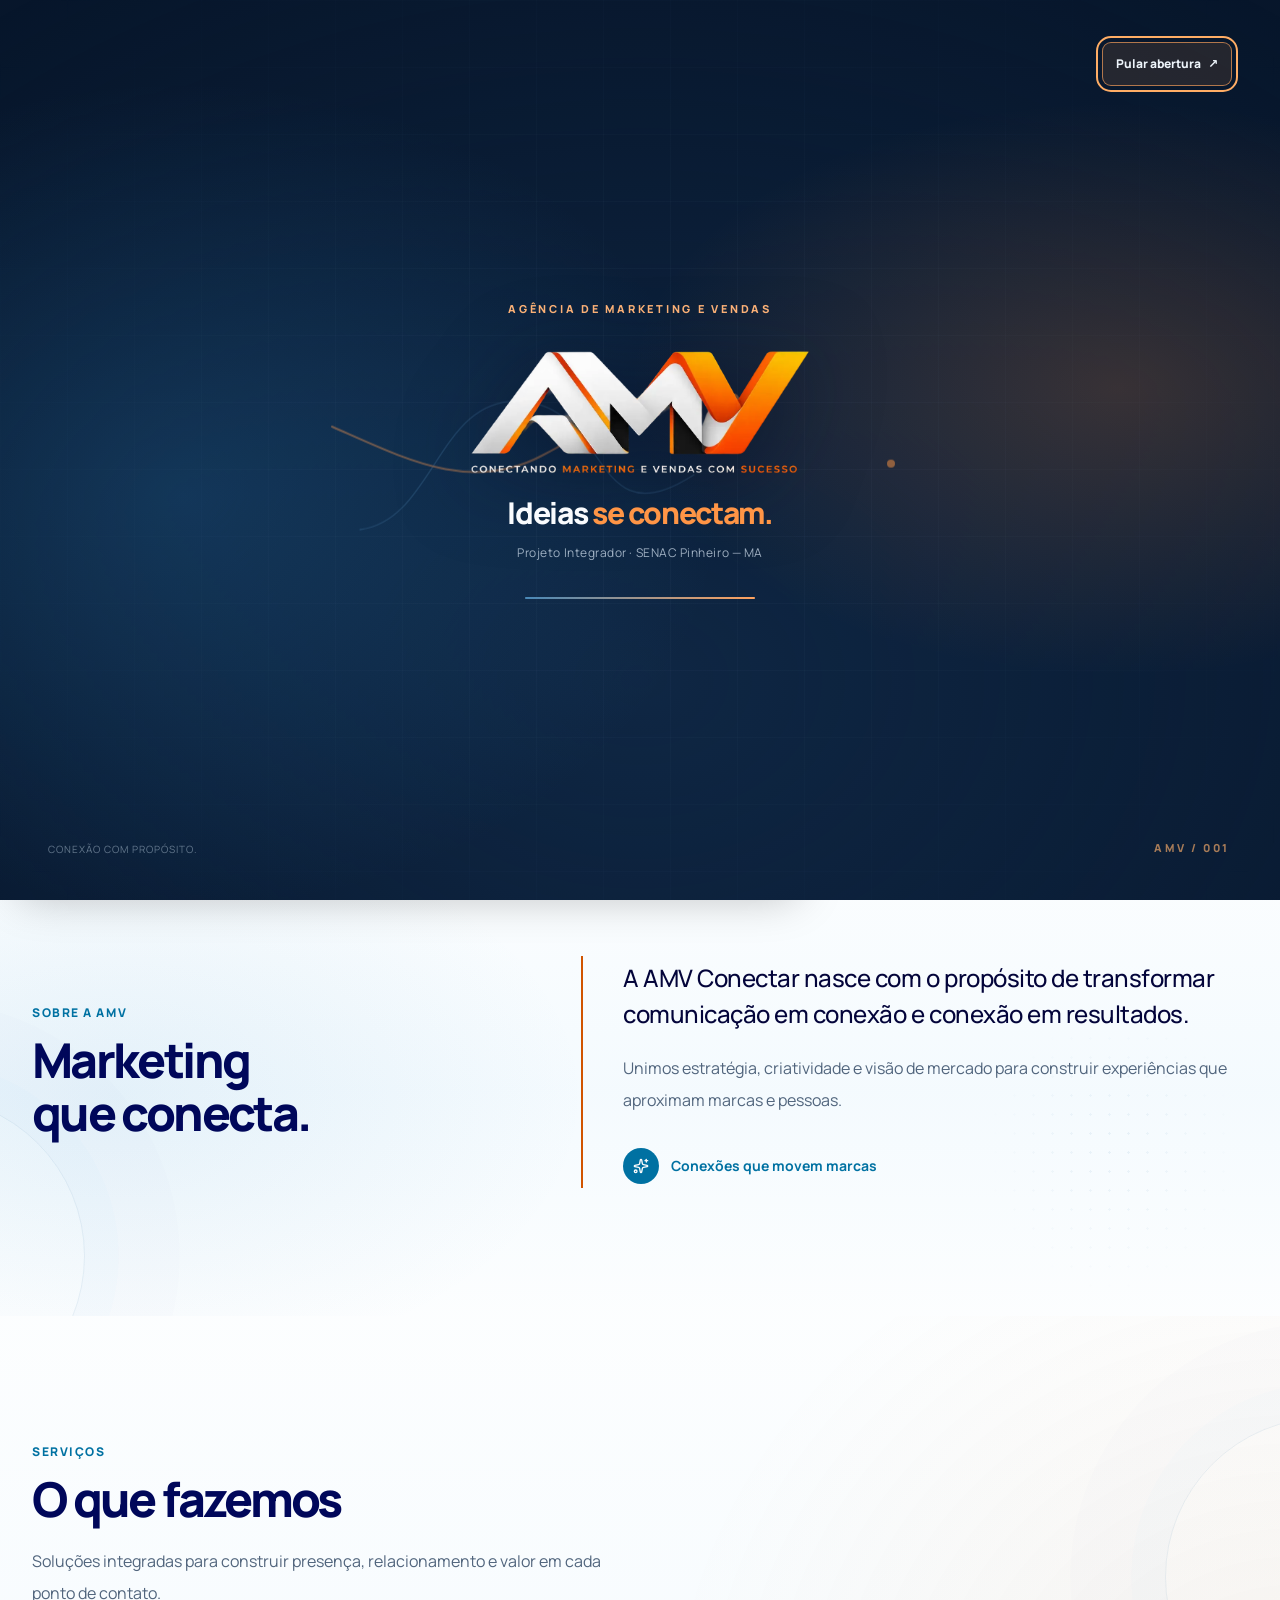
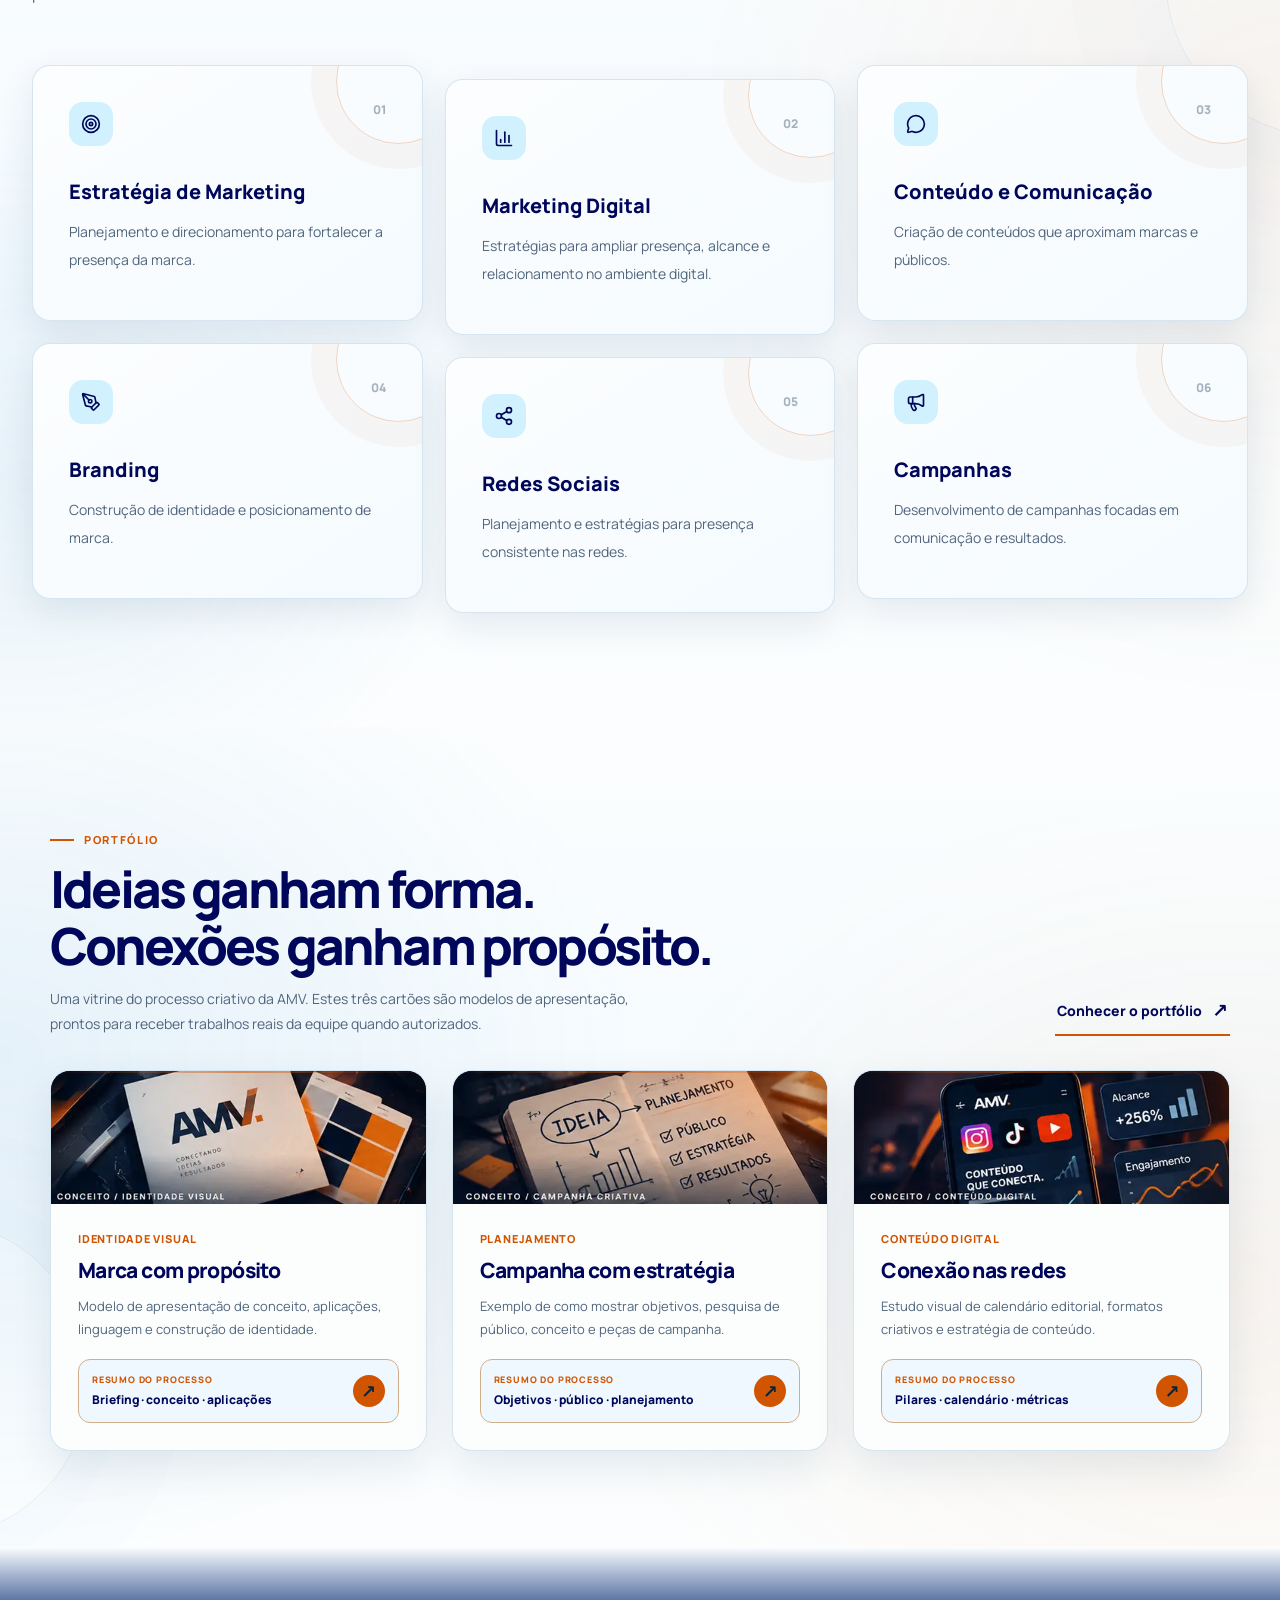
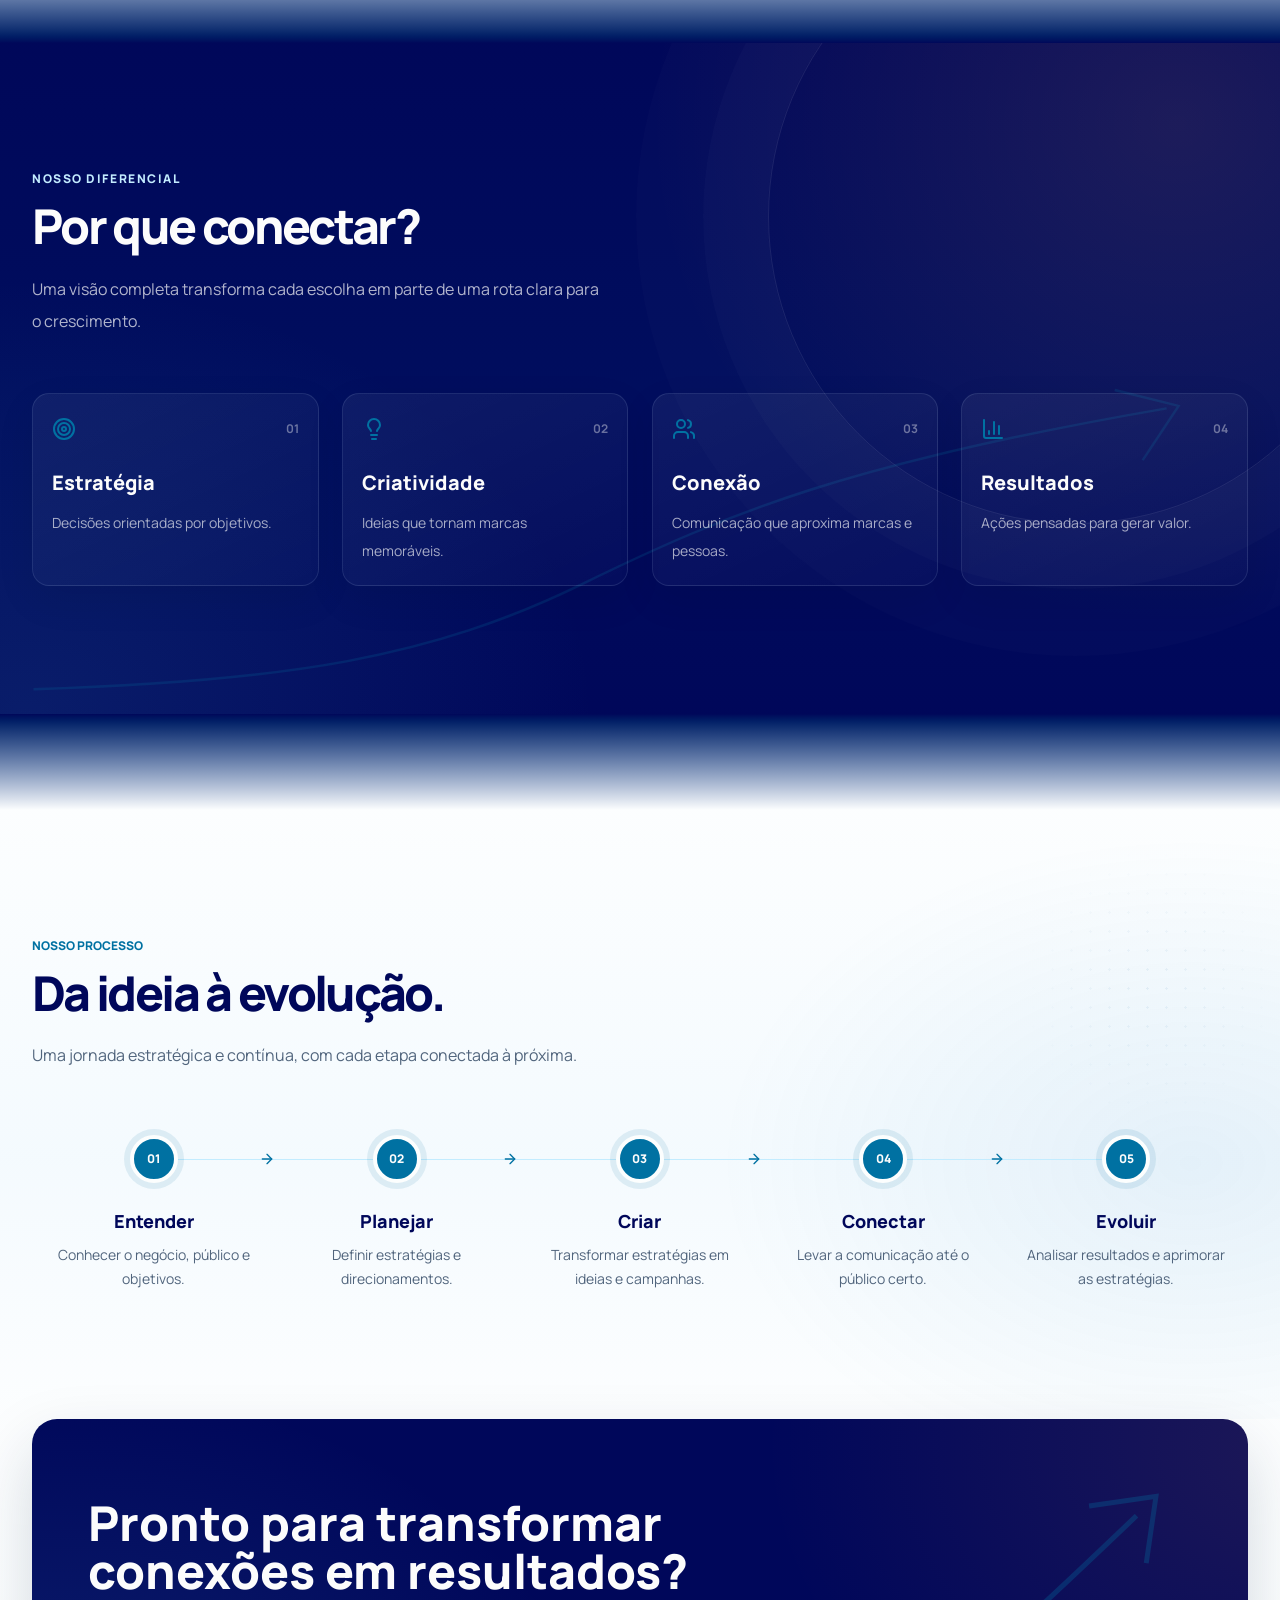
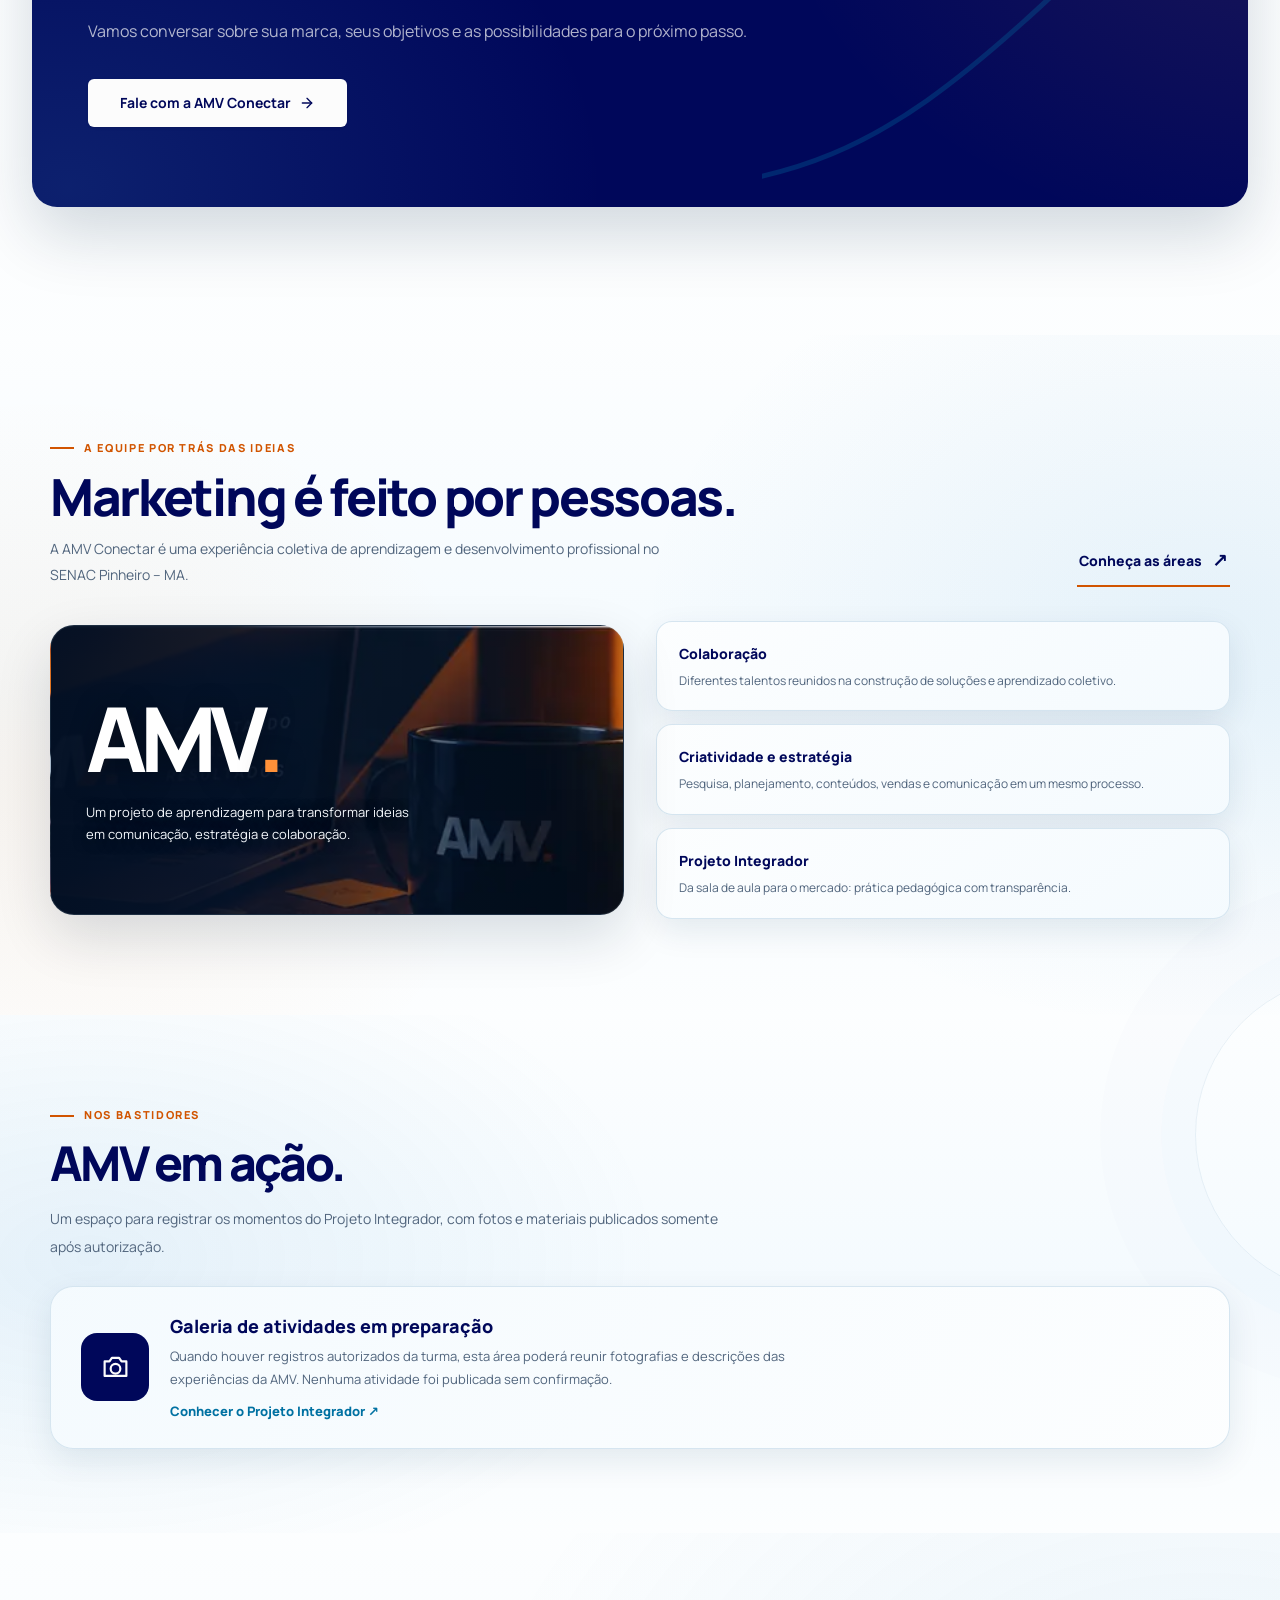
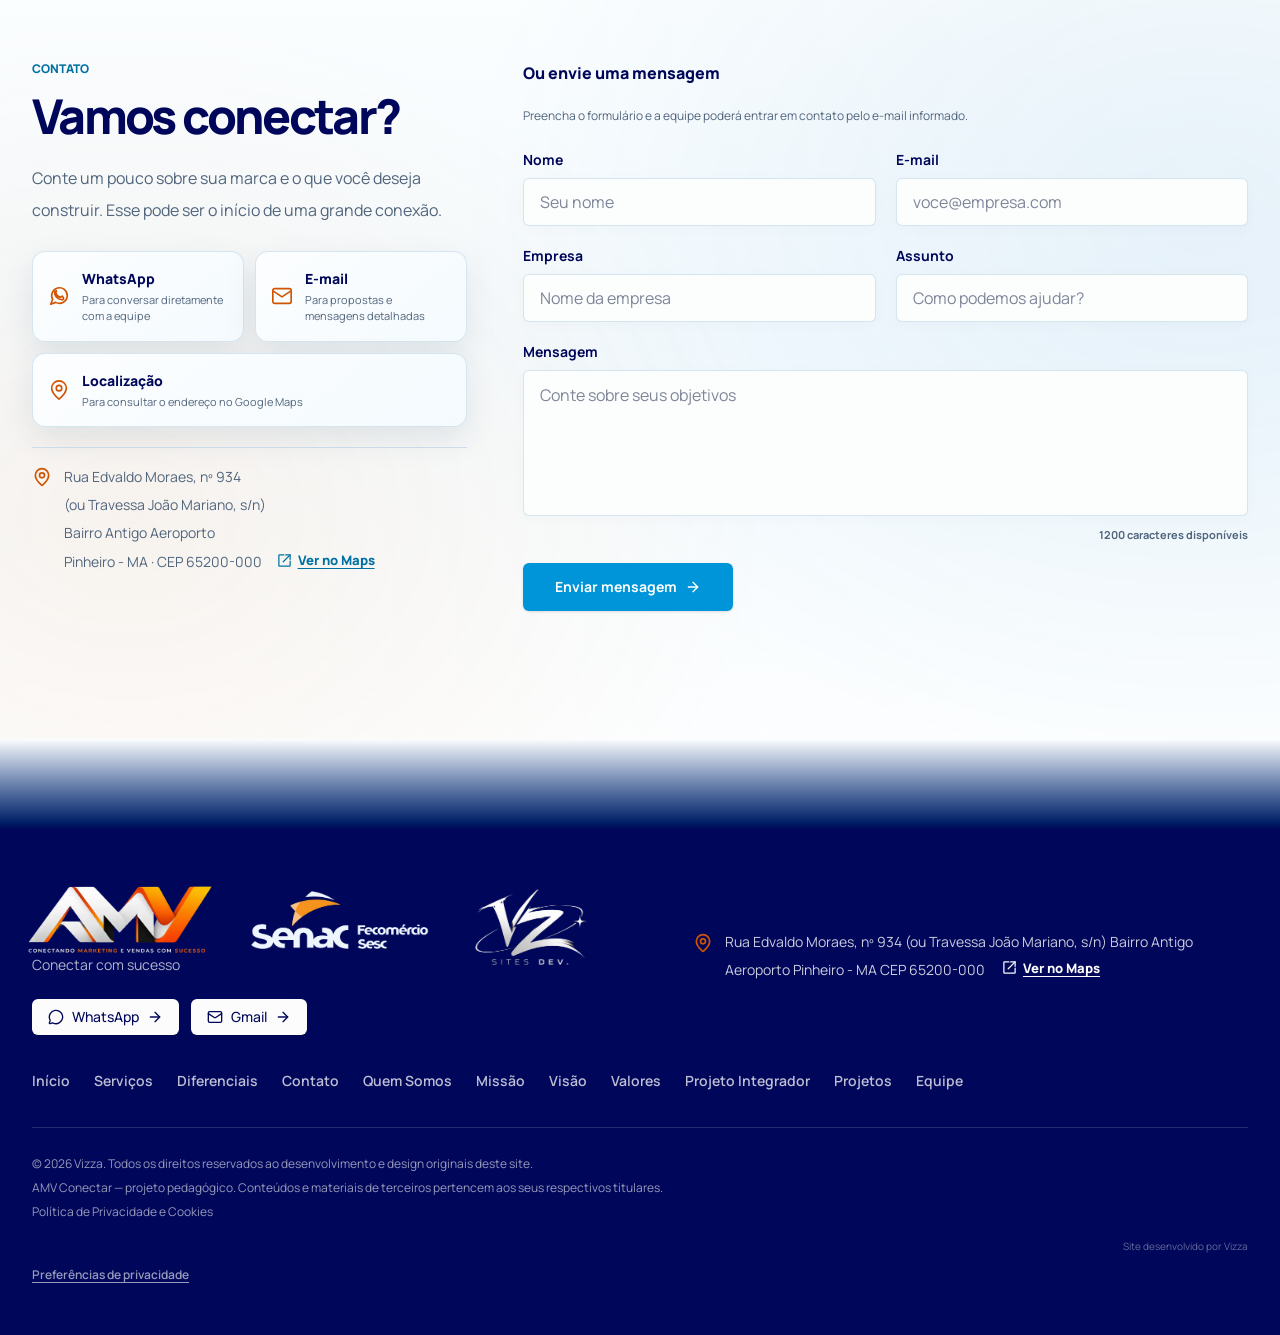
<file: index.html>
<!DOCTYPE html>
<html lang="pt-BR"><head><meta charset="utf-8"/><meta content="width=device-width, initial-scale=1" name="viewport"/><title>AMV Conectar | Marketing que conecta</title><meta content="AMV Conectar" name="author"/><meta content="Estratégia, criatividade e comunicação para transformar conexões em oportunidades." name="description"/><meta content="AMV Conectar | Marketing que conecta" property="og:title"/><meta content="Conectamos marcas a pessoas e ideias a resultados." property="og:description"/><meta content="website" property="og:type"/><meta content="summary_large_image" name="twitter:card"/><link href="assets/site.min.css?v=1" rel="stylesheet"/><link href="assets/favicon.png" rel="icon" type="image/png"/><script src="assets/theme.js?v=20261022-cookie1"></script><link rel="stylesheet" href="assets/consent.css?v=20261022-cookie1"><link rel="stylesheet" href="assets/pro-preview.css?v=2"/><link rel="stylesheet" href="assets/v2-ambience.css?v=4"/><meta property="og:image" content="https://vizzahck.github.io/Amv.Ultimate/assets/amv-compartilhamento-2026.jpg"/><meta name="twitter:image" content="https://vizzahck.github.io/Amv.Ultimate/assets/amv-compartilhamento-2026.jpg"/><link rel="stylesheet" href="assets/footer-brand.css?v=8"/><link href="assets/amv-theme-brand.css?v=20261026cb" rel="stylesheet"/><link href="assets/theme-motion.css?v=20261026" rel="stylesheet"/><link href="assets/portfolio/ultimate-art.css?v=3" rel="stylesheet"/><link href="assets/portfolio/processos.css?v=1" rel="stylesheet"/><link rel="canonical" href="https://vizzahck.github.io/Amv.Ultimate/"/><meta property="og:url" content="https://vizzahck.github.io/Amv.Ultimate/"/><meta property="og:image:alt" content="AMV Conectar — agência experimental de Marketing e Vendas do SENAC Pinheiro, com identidade azul e laranja"/><meta property="og:image:width" content="1200"/><meta property="og:image:height" content="630"/><meta name="theme-color" content="#071336"/><link rel="stylesheet" href="assets/v2-finish.css?v=1"/><link rel="stylesheet" href="assets/v2-flow.css?v=1"/><link rel="stylesheet" href="assets/v2-polish.css?v=1"/><meta property="og:image:type" content="image/jpeg"/><link rel="preload" href="assets/manrope-4.ttf" as="font" type="font/ttf" crossorigin/><script>!function(){try{var reduced=window.matchMedia&&matchMedia("(prefers-reduced-motion: reduce)").matches;var force=new URLSearchParams(location.search).get("intro")==="1";var seen=sessionStorage.getItem("amv-intro-seen-v2-01")==="1";if(!reduced&&(force||(!seen&&!location.hash))){document.documentElement.classList.add("amv-intro-pending");window.setTimeout(function(){document.documentElement.classList.remove("amv-intro-pending","amv-intro-leaving")},8000)}}catch(e){}}();</script><link rel="stylesheet" href="assets/intro.css?v=2"/><script defer src="assets/intro.js?v=2"></script><script>!function(){try{if(sessionStorage.getItem("amv-route-next")==="1"){sessionStorage.removeItem("amv-route-next");if(!window.matchMedia("(prefers-reduced-motion: reduce)").matches)document.documentElement.classList.add("amv-route-entering")}}catch(e){}}();</script><link rel="stylesheet" href="assets/v2-experience.css?v=2"/><link rel="stylesheet" href="assets/pointer-effects.css?v=1"/><link rel="stylesheet" href="assets/portfolio-cms.css?v=2"/><link rel="stylesheet" href="assets/links-footer.css?v=1"/></head><body><div id="amv-intro" class="amv-intro" role="dialog" aria-modal="true" aria-label="Abertura da AMV Conectar">
  <div class="amv-intro-graphics" aria-hidden="true"><svg class="amv-intro-lines" viewBox="0 0 560 260" fill="none" xmlns="http://www.w3.org/2000/svg">
  <path d="M0 220C75 211 78 83 164 92C250 100 232 229 331 167C422 111 447 25 560 52"/>
  <path d="M-28 117C45 149 110 184 182 146C272 99 309 60 374 89C439 118 491 187 584 145"/>
  <circle cx="164" cy="92" r="5"/><circle cx="374" cy="89" r="5"/><circle cx="531" cy="154" r="4"/>
  </svg></div>
  <button class="amv-intro-skip" type="button" aria-label="Pular animação de abertura">Pular abertura <span aria-hidden="true">↗</span></button>
  <div class="amv-intro-core">
    <p class="amv-intro-eyebrow">Agência de Marketing e Vendas</p>
    <div class="amv-intro-logo"><img src="assets/amv-marca-escuro.webp" width="967" height="370" decoding="async" alt="AMV Conectar — Conectando Marketing e Vendas com Sucesso"></div>
    <h2 class="amv-intro-headline">Ideias <em>se conectam.</em></h2>
    <p class="amv-intro-subtitle">Projeto Integrador · SENAC Pinheiro — MA</p>
    <div class="amv-intro-progress" aria-hidden="true"><span></span></div>
  </div>
  <span class="amv-intro-corner" aria-hidden="true">Conexão com propósito.</span><span class="amv-intro-index" aria-hidden="true">AMV / 001</span>
</div><a class="v2-skip" href="#conteudo">Pular para o conteúdo</a><header class="amv-smart-header fixed inset-x-0 top-0 z-50 border-b border-border/80 bg-background/95 backdrop-blur-md"><div class="mx-auto flex h-20 max-w-7xl items-center gap-3 px-5 lg:px-8"><a aria-current="page" aria-label="AMV Conectar — início" class="shrink-0 active" data-status="active" href="index.html"><span class="amv-theme-logo amv-theme-logo--header"><img class="amv-brand-image amv-brand-image--light" src="assets/isologo-amv-claro.webp" width="1000" height="325" decoding="async" alt="AMV Conectar — isologo"/><img class="amv-brand-image amv-brand-image--dark" src="assets/isologo-amv-escuro.webp" width="1000" height="329" decoding="async" alt="AMV Conectar — isologo"/></span></a><nav aria-label="Navegação principal" class="ml-auto hidden items-center gap-5 xl:flex"><a class="text-sm font-semibold text-ink/70 hover:text-brand "  href="#inicio">Início</a><details class="v2-nav-menu"><summary>Sobre a AMV</summary><div class="v2-nav-dropdown"><a href="quem-somos.html" >Quem Somos</a><a href="missao.html" >Missão</a><a href="visao.html" >Visão</a><a href="valores.html" >Valores</a><a href="projeto-integrador.html" >Projeto Integrador</a></div></details><a class="text-sm font-semibold text-ink/70 hover:text-brand "  href="#servicos">Serviços</a><a class="text-sm font-semibold text-ink/70 hover:text-brand "  href="projetos.html">Projetos</a><a class="text-sm font-semibold text-ink/70 hover:text-brand "  href="equipe.html">Equipe</a><a class="text-sm font-semibold text-ink/70 hover:text-brand "  href="#contato">Contato</a></nav><div class="ml-auto flex shrink-0 items-center gap-2 xl:ml-2"><button aria-label="Ativar modo escuro" aria-pressed="false" class="inline-flex items-center justify-center gap-2 whitespace-nowrap rounded-md text-sm font-medium cursor-pointer transition-colors focus-visible:outline-none focus-visible:ring-1 focus-visible:ring-ring disabled:pointer-events-none disabled:opacity-50 disabled:cursor-not-allowed [&amp;_svg]:pointer-events-none [&amp;_svg]:size-4 [&amp;_svg]:shrink-0 border border-input bg-background shadow-sm hover:bg-accent hover:text-accent-foreground size-11 touch-manipulation select-none" data-action="theme" title="Ativar modo escuro" type="button"><svg aria-hidden="true" class="lucide lucide-moon size-5" fill="none" height="24" stroke="currentColor" stroke-linecap="round" stroke-linejoin="round" stroke-width="2" viewbox="0 0 24 24" width="24" xmlns="http://www.w3.org/2000/svg"><path d="M20.985 12.486a9 9 0 1 1-9.473-9.472c.405-.022.617.46.402.803a6 6 0 0 0 8.268 8.268c.344-.215.825-.004.803.401"></path></svg></button><a class="items-center justify-center gap-2 whitespace-nowrap rounded-md text-sm font-medium cursor-pointer transition-colors focus-visible:outline-none focus-visible:ring-1 focus-visible:ring-ring disabled:pointer-events-none disabled:opacity-50 disabled:cursor-not-allowed [&amp;_svg]:pointer-events-none [&amp;_svg]:size-4 [&amp;_svg]:shrink-0 bg-primary text-primary-foreground shadow-sm hover:-translate-y-0.5 hover:bg-primary/90 hover:shadow-lg h-9 px-4 py-2 hidden md:inline-flex" href="https://wa.me/5598984833670" rel="noopener noreferrer" target="_blank">Fale conosco <svg aria-hidden="true" class="lucide lucide-message-circle" fill="none" height="24" stroke="currentColor" stroke-linecap="round" stroke-linejoin="round" stroke-width="2" viewbox="0 0 24 24" width="24" xmlns="http://www.w3.org/2000/svg"><path d="M2.992 16.342a2 2 0 0 1 .094 1.167l-1.065 3.29a1 1 0 0 0 1.236 1.168l3.413-.998a2 2 0 0 1 1.099.092 10 10 0 1 0-4.777-4.719"></path></svg></a><button aria-controls="amv-mobile-menu" aria-expanded="false" aria-label="Abrir menu" class="inline-flex items-center justify-center gap-2 whitespace-nowrap rounded-md text-sm font-medium cursor-pointer transition-colors focus-visible:outline-none focus-visible:ring-1 focus-visible:ring-ring disabled:pointer-events-none disabled:opacity-50 disabled:cursor-not-allowed [&amp;_svg]:pointer-events-none [&amp;_svg]:size-4 [&amp;_svg]:shrink-0 hover:bg-accent hover:text-accent-foreground h-9 w-9 xl:hidden" data-action="menu"><svg aria-hidden="true" class="lucide lucide-menu" fill="none" height="24" stroke="currentColor" stroke-linecap="round" stroke-linejoin="round" stroke-width="2" viewbox="0 0 24 24" width="24" xmlns="http://www.w3.org/2000/svg"><path d="M4 5h16"></path><path d="M4 12h16"></path><path d="M4 19h16"></path></svg></button></div></div><nav aria-label="Navegação móvel" class="max-h-[calc(100dvh-5rem)] overflow-y-auto border-t border-border bg-background px-5 py-3 xl:hidden" hidden="" id="amv-mobile-menu"><a class="flex min-h-11 items-center border-b border-border text-sm font-bold text-brand-deep" href="#inicio">Início<span aria-hidden="true" style="margin-left:auto">↗</span></a><details class="v2-mobile-details"><summary>Sobre a AMV</summary><a href="quem-somos.html" >Quem Somos</a><a href="missao.html" >Missão</a><a href="visao.html" >Visão</a><a href="valores.html" >Valores</a><a href="projeto-integrador.html" >Projeto Integrador</a></details><a class="flex min-h-11 items-center border-b border-border text-sm font-bold text-brand-deep" href="#servicos">Serviços<span aria-hidden="true" style="margin-left:auto">↗</span></a><a class="flex min-h-11 items-center border-b border-border text-sm font-bold text-brand-deep" href="projetos.html">Projetos<span aria-hidden="true" style="margin-left:auto">↗</span></a><a class="flex min-h-11 items-center border-b border-border text-sm font-bold text-brand-deep" href="equipe.html">Equipe<span aria-hidden="true" style="margin-left:auto">↗</span></a><a class="flex min-h-11 items-center border-b border-border text-sm font-bold text-brand-deep" href="#contato">Contato<span aria-hidden="true" style="margin-left:auto">↗</span></a><button aria-pressed="false" class="flex min-h-11 w-full items-center border-b border-border text-sm font-bold text-brand-deep" data-action="theme" type="button">Ativar modo escuro<svg aria-hidden="true" class="lucide lucide-moon ml-auto size-4 text-brand" fill="none" height="24" stroke="currentColor" stroke-linecap="round" stroke-linejoin="round" stroke-width="2" viewbox="0 0 24 24" width="24" xmlns="http://www.w3.org/2000/svg"><path d="M20.985 12.486a9 9 0 1 1-9.473-9.472c.405-.022.617.46.402.803a6 6 0 0 0 8.268 8.268c.344-.215.825-.004.803.401"></path></svg></button><a class="inline-flex items-center justify-center gap-2 whitespace-nowrap cursor-pointer transition-colors focus-visible:outline-none focus-visible:ring-1 focus-visible:ring-ring disabled:pointer-events-none disabled:opacity-50 disabled:cursor-not-allowed [&amp;_svg]:pointer-events-none [&amp;_svg]:size-4 [&amp;_svg]:shrink-0 bg-primary text-primary-foreground shadow-sm hover:-translate-y-0.5 hover:bg-primary/90 hover:shadow-lg h-12 rounded-md px-6 text-sm font-bold sm:px-8 my-3 w-full" href="https://wa.me/5598984833670" rel="noopener noreferrer" target="_blank">Fale conosco <svg aria-hidden="true" class="lucide lucide-message-circle" fill="none" height="24" stroke="currentColor" stroke-linecap="round" stroke-linejoin="round" stroke-width="2" viewbox="0 0 24 24" width="24" xmlns="http://www.w3.org/2000/svg"><path d="M2.992 16.342a2 2 0 0 1 .094 1.167l-1.065 3.29a1 1 0 0 0 1.236 1.168l3.413-.998a2 2 0 0 1 1.099.092 10 10 0 1 0-4.777-4.719"></path></svg></a></nav></header><main id="conteudo" class="overflow-hidden bg-background text-foreground v2-home"><section class="relative flex min-h-[92vh] scroll-mt-20 items-center pt-24" id="inicio"><div aria-hidden="true" class="pointer-events-none absolute inset-0 opacity-60"><svg class="h-full w-full" fill="none" viewbox="0 0 1440 820"><path class="route-draw text-brand-soft" d="M-80 650C220 650 257 510 481 524C669 536 703 660 897 567C1066 486 1132 258 1482 192" stroke="currentColor" stroke-width="2"></path><circle class="fill-brand" cx="481" cy="524" r="5"></circle><circle class="fill-brand" cx="897" cy="567" r="5"></circle></svg></div><div class="relative mx-auto grid w-full max-w-7xl items-center gap-12 px-5 py-14 lg:grid-cols-[1.08fr_.92fr] lg:px-8 lg:py-20 v2-hero-grid"><div class="rise-in max-w-3xl v2-hero-copy"><p class="mb-5 flex items-center gap-2 text-xs font-extrabold uppercase text-brand"><span class="h-px w-9 bg-brand"></span> Projeto Integrador · SENAC Pinheiro – MA</p><h1 class="text-5xl font-extrabold leading-[1.02] text-brand-deep sm:text-6xl lg:text-7xl">Conectar<br/>com <span class="text-brand-orange">sucesso.</span></h1><p class="mt-7 max-w-2xl text-xl font-semibold leading-8 text-ink sm:text-2xl">Conectamos marcas a pessoas e ideias a resultados.</p><p class="mt-4 max-w-xl text-base leading-7 text-muted-foreground">Uma agência experimental de Marketing e Vendas, criada por estudantes do SENAC Pinheiro – MA, conectando aprendizado, criatividade e prática profissional.</p><div class="mt-9 flex flex-col gap-3 sm:flex-row"><a class="inline-flex items-center justify-center gap-2 whitespace-nowrap cursor-pointer transition-colors focus-visible:outline-none focus-visible:ring-1 focus-visible:ring-ring disabled:pointer-events-none disabled:opacity-50 disabled:cursor-not-allowed [&amp;_svg]:pointer-events-none [&amp;_svg]:size-4 [&amp;_svg]:shrink-0 bg-primary text-primary-foreground shadow-sm hover:-translate-y-0.5 hover:bg-primary/90 hover:shadow-lg h-12 rounded-md px-6 text-sm font-bold sm:px-8" href="projetos.html">Explore nossos projetos <svg aria-hidden="true" class="lucide lucide-arrow-right" fill="none" height="24" stroke="currentColor" stroke-linecap="round" stroke-linejoin="round" stroke-width="2" viewbox="0 0 24 24" width="24" xmlns="http://www.w3.org/2000/svg"><path d="M5 12h14"></path><path d="m12 5 7 7-7 7"></path></svg></a><a class="inline-flex items-center justify-center gap-2 whitespace-nowrap cursor-pointer transition-colors focus-visible:outline-none focus-visible:ring-1 focus-visible:ring-ring disabled:pointer-events-none disabled:opacity-50 disabled:cursor-not-allowed [&amp;_svg]:pointer-events-none [&amp;_svg]:size-4 [&amp;_svg]:shrink-0 border border-brand-deep/20 bg-background text-brand-deep hover:border-brand hover:bg-brand-soft/50 h-12 rounded-md px-6 text-sm font-bold sm:px-8" href="https://wa.me/5598984833670" rel="noopener noreferrer" target="_blank">Fale com a AMV</a></div><div class="v2-pillrow"><span>Projeto Integrador</span><span>SENAC Pinheiro – MA</span><span>Marketing + Vendas</span></div></div><div class="v2-hero-visual"><span class="amv-theme-logo amv-theme-logo--hero"><img class="amv-brand-image amv-brand-image--light" src="assets/amv-marca-claro.webp" width="980" height="383" decoding="async" alt="AMV — Conectando Marketing e Vendas com Sucesso"/><img class="amv-brand-image amv-brand-image--dark" src="assets/amv-marca-escuro.webp" width="967" height="370" decoding="async" alt="AMV — Conectando Marketing e Vendas com Sucesso"/></span></div></div></section><section class="scroll-mt-20 border-y border-border bg-surface-blue py-24 sm:py-32" id="sobre"><div class="mx-auto grid max-w-7xl gap-14 px-5 lg:grid-cols-[.85fr_1.15fr] lg:items-center lg:px-8"><div class="max-w-2xl"><p class="text-xs font-extrabold uppercase text-brand">Sobre a AMV</p><h2 class="mt-3 text-3xl font-extrabold text-brand-deep sm:text-5xl">Marketing que conecta.</h2></div><div class="relative border-l-2 border-brand pl-7 sm:pl-10"><p class="text-xl font-medium leading-9 text-ink sm:text-2xl">A AMV Conectar nasce com o propósito de transformar comunicação em conexão e conexão em resultados.</p><p class="mt-5 text-base leading-8 text-muted-foreground">Unimos estratégia, criatividade e visão de mercado para construir experiências que aproximam marcas e pessoas.</p><div class="mt-8 flex items-center gap-3 text-sm font-bold text-brand"><span class="grid size-9 place-items-center rounded-full bg-brand text-on-panel"><svg aria-hidden="true" class="lucide lucide-sparkles size-4" fill="none" height="24" stroke="currentColor" stroke-linecap="round" stroke-linejoin="round" stroke-width="2" viewbox="0 0 24 24" width="24" xmlns="http://www.w3.org/2000/svg"><path d="M11.017 2.814a1 1 0 0 1 1.966 0l1.051 5.558a2 2 0 0 0 1.594 1.594l5.558 1.051a1 1 0 0 1 0 1.966l-5.558 1.051a2 2 0 0 0-1.594 1.594l-1.051 5.558a1 1 0 0 1-1.966 0l-1.051-5.558a2 2 0 0 0-1.594-1.594l-5.558-1.051a1 1 0 0 1 0-1.966l5.558-1.051a2 2 0 0 0 1.594-1.594z"></path><path d="M20 2v4"></path><path d="M22 4h-4"></path><circle cx="4" cy="20" r="2"></circle></svg></span>Conexões que movem marcas</div></div></div></section><section class="scroll-mt-20 py-24 sm:py-32" id="servicos"><div class="mx-auto max-w-7xl px-5 lg:px-8"><div class="max-w-2xl"><p class="text-xs font-extrabold uppercase text-brand">Serviços</p><h2 class="mt-3 text-3xl font-extrabold text-brand-deep sm:text-5xl">O que fazemos</h2><p class="mt-5 max-w-xl text-base leading-8 text-muted-foreground">Soluções integradas para construir presença, relacionamento e valor em cada ponto de contato.</p></div><div class="mt-14 grid gap-px overflow-hidden rounded-lg border border-border bg-border sm:grid-cols-2 lg:grid-cols-3"><article class="group min-h-64 bg-background p-7 transition-all duration-300 hover:-translate-y-1 hover:bg-surface-blue sm:p-9"><div class="flex items-start justify-between"><span class="grid size-11 place-items-center rounded-md bg-brand-soft text-brand-deep"><svg aria-hidden="true" class="lucide lucide-target size-5" fill="none" height="24" stroke="currentColor" stroke-linecap="round" stroke-linejoin="round" stroke-width="2" viewbox="0 0 24 24" width="24" xmlns="http://www.w3.org/2000/svg"><circle cx="12" cy="12" r="10"></circle><circle cx="12" cy="12" r="6"></circle><circle cx="12" cy="12" r="2"></circle></svg></span><span class="text-xs font-extrabold text-muted-foreground/50">01</span></div><h3 class="mt-8 text-xl font-extrabold text-brand-deep">Estratégia de Marketing</h3><p class="mt-3 text-sm leading-7 text-muted-foreground">Planejamento e direcionamento para fortalecer a presença da marca.</p></article><article class="group min-h-64 bg-background p-7 transition-all duration-300 hover:-translate-y-1 hover:bg-surface-blue sm:p-9"><div class="flex items-start justify-between"><span class="grid size-11 place-items-center rounded-md bg-brand-soft text-brand-deep"><svg aria-hidden="true" class="lucide lucide-chart-column size-5" fill="none" height="24" stroke="currentColor" stroke-linecap="round" stroke-linejoin="round" stroke-width="2" viewbox="0 0 24 24" width="24" xmlns="http://www.w3.org/2000/svg"><path d="M3 3v16a2 2 0 0 0 2 2h16"></path><path d="M18 17V9"></path><path d="M13 17V5"></path><path d="M8 17v-3"></path></svg></span><span class="text-xs font-extrabold text-muted-foreground/50">02</span></div><h3 class="mt-8 text-xl font-extrabold text-brand-deep">Marketing Digital</h3><p class="mt-3 text-sm leading-7 text-muted-foreground">Estratégias para ampliar presença, alcance e relacionamento no ambiente digital.</p></article><article class="group min-h-64 bg-background p-7 transition-all duration-300 hover:-translate-y-1 hover:bg-surface-blue sm:p-9"><div class="flex items-start justify-between"><span class="grid size-11 place-items-center rounded-md bg-brand-soft text-brand-deep"><svg aria-hidden="true" class="lucide lucide-message-circle size-5" fill="none" height="24" stroke="currentColor" stroke-linecap="round" stroke-linejoin="round" stroke-width="2" viewbox="0 0 24 24" width="24" xmlns="http://www.w3.org/2000/svg"><path d="M2.992 16.342a2 2 0 0 1 .094 1.167l-1.065 3.29a1 1 0 0 0 1.236 1.168l3.413-.998a2 2 0 0 1 1.099.092 10 10 0 1 0-4.777-4.719"></path></svg></span><span class="text-xs font-extrabold text-muted-foreground/50">03</span></div><h3 class="mt-8 text-xl font-extrabold text-brand-deep">Conteúdo e Comunicação</h3><p class="mt-3 text-sm leading-7 text-muted-foreground">Criação de conteúdos que aproximam marcas e públicos.</p></article><article class="group min-h-64 bg-background p-7 transition-all duration-300 hover:-translate-y-1 hover:bg-surface-blue sm:p-9"><div class="flex items-start justify-between"><span class="grid size-11 place-items-center rounded-md bg-brand-soft text-brand-deep"><svg aria-hidden="true" class="lucide lucide-pen-tool size-5" fill="none" height="24" stroke="currentColor" stroke-linecap="round" stroke-linejoin="round" stroke-width="2" viewbox="0 0 24 24" width="24" xmlns="http://www.w3.org/2000/svg"><path d="M15.707 21.293a1 1 0 0 1-1.414 0l-1.586-1.586a1 1 0 0 1 0-1.414l5.586-5.586a1 1 0 0 1 1.414 0l1.586 1.586a1 1 0 0 1 0 1.414z"></path><path d="m18 13-1.375-6.874a1 1 0 0 0-.746-.776L3.235 2.028a1 1 0 0 0-1.207 1.207L5.35 15.879a1 1 0 0 0 .776.746L13 18"></path><path d="m2.3 2.3 7.286 7.286"></path><circle cx="11" cy="11" r="2"></circle></svg></span><span class="text-xs font-extrabold text-muted-foreground/50">04</span></div><h3 class="mt-8 text-xl font-extrabold text-brand-deep">Branding</h3><p class="mt-3 text-sm leading-7 text-muted-foreground">Construção de identidade e posicionamento de marca.</p></article><article class="group min-h-64 bg-background p-7 transition-all duration-300 hover:-translate-y-1 hover:bg-surface-blue sm:p-9"><div class="flex items-start justify-between"><span class="grid size-11 place-items-center rounded-md bg-brand-soft text-brand-deep"><svg aria-hidden="true" class="lucide lucide-share2 lucide-share-2 size-5" fill="none" height="24" stroke="currentColor" stroke-linecap="round" stroke-linejoin="round" stroke-width="2" viewbox="0 0 24 24" width="24" xmlns="http://www.w3.org/2000/svg"><circle cx="18" cy="5" r="3"></circle><circle cx="6" cy="12" r="3"></circle><circle cx="18" cy="19" r="3"></circle><line x1="8.59" x2="15.42" y1="13.51" y2="17.49"></line><line x1="15.41" x2="8.59" y1="6.51" y2="10.49"></line></svg></span><span class="text-xs font-extrabold text-muted-foreground/50">05</span></div><h3 class="mt-8 text-xl font-extrabold text-brand-deep">Redes Sociais</h3><p class="mt-3 text-sm leading-7 text-muted-foreground">Planejamento e estratégias para presença consistente nas redes.</p></article><article class="group min-h-64 bg-background p-7 transition-all duration-300 hover:-translate-y-1 hover:bg-surface-blue sm:p-9"><div class="flex items-start justify-between"><span class="grid size-11 place-items-center rounded-md bg-brand-soft text-brand-deep"><svg aria-hidden="true" class="lucide lucide-megaphone size-5" fill="none" height="24" stroke="currentColor" stroke-linecap="round" stroke-linejoin="round" stroke-width="2" viewbox="0 0 24 24" width="24" xmlns="http://www.w3.org/2000/svg"><path d="M11 6a13 13 0 0 0 8.4-2.8A1 1 0 0 1 21 4v12a1 1 0 0 1-1.6.8A13 13 0 0 0 11 14H5a2 2 0 0 1-2-2V8a2 2 0 0 1 2-2z"></path><path d="M6 14a12 12 0 0 0 2.4 7.2 2 2 0 0 0 3.2-2.4A8 8 0 0 1 10 14"></path><path d="M8 6v8"></path></svg></span><span class="text-xs font-extrabold text-muted-foreground/50">06</span></div><h3 class="mt-8 text-xl font-extrabold text-brand-deep">Campanhas</h3><p class="mt-3 text-sm leading-7 text-muted-foreground">Desenvolvimento de campanhas focadas em comunicação e resultados.</p></article></div></div></section><section id="projetos" class="v2-section v2-work"><div class="v2-inner"><div class="v2-heading"><div><span class="v2-kicker">Portfólio</span><h2>Ideias ganham forma.<br>Conexões ganham propósito.</h2><p>Uma vitrine do processo criativo da AMV. Estes três cartões são modelos de apresentação, prontos para receber trabalhos reais da equipe quando autorizados.</p></div><a class="v2-more" href="portfolio.html">Conhecer o portfólio</a></div><div class="v2-cards"><article class="v2-case"><div class="v2-case-cover v2-portfolio-cover one"><img src="assets/portfolio/identidade-realista.webp" fetchpriority="low" width="680" height="240" alt="Arte conceitual de aparência fotográfica com papelaria AMV, marca e paleta de cores." loading="lazy" decoding="async"></div><div class="v2-case-body"><div class="v2-case-label">Identidade visual</div><h3>Marca com propósito</h3><p>Modelo de apresentação de conceito, aplicações, linguagem e construção de identidade.</p><div class="amv-process-callout"><button class="amv-process-trigger" type="button" data-amv-process="identidade" aria-haspopup="dialog" aria-label="Conheça as etapas do processo de identidade visual"><span><span class="amv-process-kicker">Resumo do processo</span><span class="amv-process-teaser">Briefing · conceito · aplicações</span></span><span class="amv-process-arrow" aria-hidden="true">↗</span></button></div></div></article><article class="v2-case"><div class="v2-case-cover v2-portfolio-cover two"><img src="assets/portfolio/campanha-realista.webp" fetchpriority="low" width="680" height="240" alt="Arte conceitual de campanha com caderno de planejamento, pesquisa e estratégia." loading="lazy" decoding="async"></div><div class="v2-case-body"><div class="v2-case-label">Planejamento</div><h3>Campanha com estratégia</h3><p>Exemplo de como mostrar objetivos, pesquisa de público, conceito e peças de campanha.</p><div class="amv-process-callout"><button class="amv-process-trigger" type="button" data-amv-process="campanha" aria-haspopup="dialog" aria-label="Conheça as etapas do processo de campanha"><span><span class="amv-process-kicker">Resumo do processo</span><span class="amv-process-teaser">Objetivos · público · planejamento</span></span><span class="amv-process-arrow" aria-hidden="true">↗</span></button></div></div></article><article class="v2-case"><div class="v2-case-cover v2-portfolio-cover three"><img src="assets/portfolio/digital-realista.webp" fetchpriority="low" width="680" height="240" alt="Arte conceitual de conteúdo digital AMV, com aplicativo e gráficos de engajamento." loading="lazy" decoding="async"></div><div class="v2-case-body"><div class="v2-case-label">Conteúdo digital</div><h3>Conexão nas redes</h3><p>Estudo visual de calendário editorial, formatos criativos e estratégia de conteúdo.</p><div class="amv-process-callout"><button class="amv-process-trigger" type="button" data-amv-process="digital" aria-haspopup="dialog" aria-label="Conheça as etapas do processo de conteúdo digital"><span><span class="amv-process-kicker">Resumo do processo</span><span class="amv-process-teaser">Pilares · calendário · métricas</span></span><span class="amv-process-arrow" aria-hidden="true">↗</span></button></div></div></article></div></div></section><div class="amv-flow-bridge amv-flow-bridge--to-dark" aria-hidden="true"></div><section class="relative scroll-mt-20 overflow-hidden bg-brand-panel py-24 sm:py-32" id="diferenciais"><svg aria-hidden="true" class="pointer-events-none absolute inset-x-0 bottom-0 h-1/2 w-full text-brand/20" fill="none" viewbox="0 0 1440 420"><path d="M-40 390C280 380 460 350 648 258C832 168 985 106 1380 38" stroke="currentColor" stroke-width="3"></path><path d="M1315 15L1395 35L1350 103" stroke="currentColor" stroke-width="3"></path></svg><div class="relative mx-auto max-w-7xl px-5 lg:px-8"><div class="max-w-2xl"><p class="text-xs font-extrabold uppercase text-brand-soft">Nosso diferencial</p><h2 class="mt-3 text-3xl font-extrabold text-on-panel sm:text-5xl">Por que conectar?</h2><p class="mt-5 max-w-xl text-base leading-8 text-on-panel/70">Uma visão completa transforma cada escolha em parte de uma rota clara para o crescimento.</p></div><div class="mt-14 grid gap-8 sm:grid-cols-2 lg:grid-cols-4"><article class="border-t border-on-panel/25 pt-6"><div class="flex items-center justify-between"><svg aria-hidden="true" class="lucide lucide-target size-6 text-brand" fill="none" height="24" stroke="currentColor" stroke-linecap="round" stroke-linejoin="round" stroke-width="2" viewbox="0 0 24 24" width="24" xmlns="http://www.w3.org/2000/svg"><circle cx="12" cy="12" r="10"></circle><circle cx="12" cy="12" r="6"></circle><circle cx="12" cy="12" r="2"></circle></svg><span class="text-xs font-bold text-on-panel/40">01</span></div><h3 class="mt-7 text-xl font-extrabold text-on-panel">Estratégia</h3><p class="mt-3 text-sm leading-7 text-on-panel/65">Decisões orientadas por objetivos.</p></article><article class="border-t border-on-panel/25 pt-6"><div class="flex items-center justify-between"><svg aria-hidden="true" class="lucide lucide-lightbulb size-6 text-brand" fill="none" height="24" stroke="currentColor" stroke-linecap="round" stroke-linejoin="round" stroke-width="2" viewbox="0 0 24 24" width="24" xmlns="http://www.w3.org/2000/svg"><path d="M15 14c.2-1 .7-1.7 1.5-2.5 1-.9 1.5-2.2 1.5-3.5A6 6 0 0 0 6 8c0 1 .2 2.2 1.5 3.5.7.7 1.3 1.5 1.5 2.5"></path><path d="M9 18h6"></path><path d="M10 22h4"></path></svg><span class="text-xs font-bold text-on-panel/40">02</span></div><h3 class="mt-7 text-xl font-extrabold text-on-panel">Criatividade</h3><p class="mt-3 text-sm leading-7 text-on-panel/65">Ideias que tornam marcas memoráveis.</p></article><article class="border-t border-on-panel/25 pt-6"><div class="flex items-center justify-between"><svg aria-hidden="true" class="lucide lucide-users size-6 text-brand" fill="none" height="24" stroke="currentColor" stroke-linecap="round" stroke-linejoin="round" stroke-width="2" viewbox="0 0 24 24" width="24" xmlns="http://www.w3.org/2000/svg"><path d="M16 21v-2a4 4 0 0 0-4-4H6a4 4 0 0 0-4 4v2"></path><path d="M16 3.128a4 4 0 0 1 0 7.744"></path><path d="M22 21v-2a4 4 0 0 0-3-3.87"></path><circle cx="9" cy="7" r="4"></circle></svg><span class="text-xs font-bold text-on-panel/40">03</span></div><h3 class="mt-7 text-xl font-extrabold text-on-panel">Conexão</h3><p class="mt-3 text-sm leading-7 text-on-panel/65">Comunicação que aproxima marcas e pessoas.</p></article><article class="border-t border-on-panel/25 pt-6"><div class="flex items-center justify-between"><svg aria-hidden="true" class="lucide lucide-chart-column size-6 text-brand" fill="none" height="24" stroke="currentColor" stroke-linecap="round" stroke-linejoin="round" stroke-width="2" viewbox="0 0 24 24" width="24" xmlns="http://www.w3.org/2000/svg"><path d="M3 3v16a2 2 0 0 0 2 2h16"></path><path d="M18 17V9"></path><path d="M13 17V5"></path><path d="M8 17v-3"></path></svg><span class="text-xs font-bold text-on-panel/40">04</span></div><h3 class="mt-7 text-xl font-extrabold text-on-panel">Resultados</h3><p class="mt-3 text-sm leading-7 text-on-panel/65">Ações pensadas para gerar valor.</p></article></div></div></section><div class="amv-flow-bridge amv-flow-bridge--from-dark" aria-hidden="true"></div><section class="amv-flow-process py-24 sm:py-32"><div class="mx-auto max-w-7xl px-5 lg:px-8"><div class="max-w-2xl"><p class="text-xs font-extrabold uppercase text-brand">Nosso processo</p><h2 class="mt-3 text-3xl font-extrabold text-brand-deep sm:text-5xl">Da ideia à evolução.</h2><p class="mt-5 max-w-xl text-base leading-8 text-muted-foreground">Uma jornada estratégica e contínua, com cada etapa conectada à próxima.</p></div><div class="relative mt-16 grid gap-0 lg:grid-cols-5"><div class="absolute left-[10%] right-[10%] top-6 hidden h-px bg-brand-soft lg:block"></div><article class="relative grid grid-cols-[3rem_1fr] gap-5 border-l border-brand-soft pb-10 pl-6 last:pb-0 lg:block lg:border-l-0 lg:px-5 lg:pb-0 lg:text-center"><span class="relative z-10 grid size-12 place-items-center rounded-full border-4 border-background bg-brand text-xs font-extrabold text-on-panel lg:mx-auto">01</span><div><h3 class="pt-1 text-lg font-extrabold text-brand-deep lg:mt-6 lg:pt-0">Entender</h3><p class="mt-2 text-sm leading-6 text-muted-foreground">Conhecer o negócio, público e objetivos.</p></div><svg aria-hidden="true" class="lucide lucide-arrow-right absolute right-0 top-4 hidden size-4 text-brand lg:block" fill="none" height="24" stroke="currentColor" stroke-linecap="round" stroke-linejoin="round" stroke-width="2" viewbox="0 0 24 24" width="24" xmlns="http://www.w3.org/2000/svg"><path d="M5 12h14"></path><path d="m12 5 7 7-7 7"></path></svg></article><article class="relative grid grid-cols-[3rem_1fr] gap-5 border-l border-brand-soft pb-10 pl-6 last:pb-0 lg:block lg:border-l-0 lg:px-5 lg:pb-0 lg:text-center"><span class="relative z-10 grid size-12 place-items-center rounded-full border-4 border-background bg-brand text-xs font-extrabold text-on-panel lg:mx-auto">02</span><div><h3 class="pt-1 text-lg font-extrabold text-brand-deep lg:mt-6 lg:pt-0">Planejar</h3><p class="mt-2 text-sm leading-6 text-muted-foreground">Definir estratégias e direcionamentos.</p></div><svg aria-hidden="true" class="lucide lucide-arrow-right absolute right-0 top-4 hidden size-4 text-brand lg:block" fill="none" height="24" stroke="currentColor" stroke-linecap="round" stroke-linejoin="round" stroke-width="2" viewbox="0 0 24 24" width="24" xmlns="http://www.w3.org/2000/svg"><path d="M5 12h14"></path><path d="m12 5 7 7-7 7"></path></svg></article><article class="relative grid grid-cols-[3rem_1fr] gap-5 border-l border-brand-soft pb-10 pl-6 last:pb-0 lg:block lg:border-l-0 lg:px-5 lg:pb-0 lg:text-center"><span class="relative z-10 grid size-12 place-items-center rounded-full border-4 border-background bg-brand text-xs font-extrabold text-on-panel lg:mx-auto">03</span><div><h3 class="pt-1 text-lg font-extrabold text-brand-deep lg:mt-6 lg:pt-0">Criar</h3><p class="mt-2 text-sm leading-6 text-muted-foreground">Transformar estratégias em ideias e campanhas.</p></div><svg aria-hidden="true" class="lucide lucide-arrow-right absolute right-0 top-4 hidden size-4 text-brand lg:block" fill="none" height="24" stroke="currentColor" stroke-linecap="round" stroke-linejoin="round" stroke-width="2" viewbox="0 0 24 24" width="24" xmlns="http://www.w3.org/2000/svg"><path d="M5 12h14"></path><path d="m12 5 7 7-7 7"></path></svg></article><article class="relative grid grid-cols-[3rem_1fr] gap-5 border-l border-brand-soft pb-10 pl-6 last:pb-0 lg:block lg:border-l-0 lg:px-5 lg:pb-0 lg:text-center"><span class="relative z-10 grid size-12 place-items-center rounded-full border-4 border-background bg-brand text-xs font-extrabold text-on-panel lg:mx-auto">04</span><div><h3 class="pt-1 text-lg font-extrabold text-brand-deep lg:mt-6 lg:pt-0">Conectar</h3><p class="mt-2 text-sm leading-6 text-muted-foreground">Levar a comunicação até o público certo.</p></div><svg aria-hidden="true" class="lucide lucide-arrow-right absolute right-0 top-4 hidden size-4 text-brand lg:block" fill="none" height="24" stroke="currentColor" stroke-linecap="round" stroke-linejoin="round" stroke-width="2" viewbox="0 0 24 24" width="24" xmlns="http://www.w3.org/2000/svg"><path d="M5 12h14"></path><path d="m12 5 7 7-7 7"></path></svg></article><article class="relative grid grid-cols-[3rem_1fr] gap-5 border-l border-brand-soft pb-10 pl-6 last:pb-0 lg:block lg:border-l-0 lg:px-5 lg:pb-0 lg:text-center"><span class="relative z-10 grid size-12 place-items-center rounded-full border-4 border-background bg-brand text-xs font-extrabold text-on-panel lg:mx-auto">05</span><div><h3 class="pt-1 text-lg font-extrabold text-brand-deep lg:mt-6 lg:pt-0">Evoluir</h3><p class="mt-2 text-sm leading-6 text-muted-foreground">Analisar resultados e aprimorar as estratégias.</p></div></article></div></div></section><section class="amv-flow-cta px-5 pb-24 lg:px-8 lg:pb-32"><div class="relative mx-auto max-w-7xl overflow-hidden rounded-lg bg-brand-panel px-6 py-16 sm:px-14 sm:py-20"><svg aria-hidden="true" class="absolute right-0 top-0 h-full w-2/5 text-brand/30" fill="none" viewbox="0 0 400 300"><path d="M-30 290C99 270 170 202 308 70" stroke="currentColor" stroke-width="4"></path><path d="M269 62L324 54L316 109" stroke="currentColor" stroke-width="4"></path></svg><div class="relative max-w-3xl"><h2 class="text-3xl font-extrabold text-on-panel sm:text-5xl">Pronto para transformar conexões em resultados?</h2><p class="mt-5 max-w-2xl text-base leading-8 text-on-panel/70">Vamos conversar sobre sua marca, seus objetivos e as possibilidades para o próximo passo.</p><a class="inline-flex items-center justify-center gap-2 whitespace-nowrap cursor-pointer transition-colors focus-visible:outline-none focus-visible:ring-1 focus-visible:ring-ring disabled:pointer-events-none disabled:opacity-50 disabled:cursor-not-allowed [&amp;_svg]:pointer-events-none [&amp;_svg]:size-4 [&amp;_svg]:shrink-0 bg-on-panel text-brand-panel shadow-sm hover:-translate-y-0.5 hover:bg-on-panel/90 h-12 rounded-md px-6 text-sm font-bold sm:px-8 mt-8" href="https://wa.me/5598984833670" rel="noopener noreferrer" target="_blank">Fale com a AMV Conectar <svg aria-hidden="true" class="lucide lucide-arrow-right" fill="none" height="24" stroke="currentColor" stroke-linecap="round" stroke-linejoin="round" stroke-width="2" viewbox="0 0 24 24" width="24" xmlns="http://www.w3.org/2000/svg"><path d="M5 12h14"></path><path d="m12 5 7 7-7 7"></path></svg></a></div></div></section><section id="equipe" class="v2-section v2-about-people"><div class="v2-inner"><div class="v2-heading"><div><span class="v2-kicker">A equipe por trás das ideias</span><h2>Marketing é feito por pessoas.</h2><p>A AMV Conectar é uma experiência coletiva de aprendizagem e desenvolvimento profissional no SENAC Pinheiro – MA.</p></div><a class="v2-more" href="equipe.html">Conheça as áreas</a></div><div class="v2-two-col"><div class="v2-graphic"><b>AMV<span>.</span></b><p>Um projeto de aprendizagem para transformar ideias em comunicação, estratégia e colaboração.</p></div><div class="v2-facts"><article><strong>Colaboração</strong><p>Diferentes talentos reunidos na construção de soluções e aprendizado coletivo.</p></article><article><strong>Criatividade e estratégia</strong><p>Pesquisa, planejamento, conteúdos, vendas e comunicação em um mesmo processo.</p></article><article><strong>Projeto Integrador</strong><p>Da sala de aula para o mercado: prática pedagógica com transparência.</p></article></div></div></div></section><section class="amv-em-acao" id="amv-em-acao" aria-labelledby="amv-em-acao-titulo"><div class="amv-em-acao-inner">
<span class="v2-kicker">Nos bastidores</span><h2 id="amv-em-acao-titulo" class="mt-3 text-3xl font-extrabold text-brand-deep sm:text-5xl">AMV em ação.</h2>
<p class="mt-4 max-w-2xl text-sm leading-7 text-muted-foreground">Um espaço para registrar os momentos do Projeto Integrador, com fotos e materiais publicados somente após autorização.</p>
<div class="amv-em-acao-card"><div class="amv-em-acao-symbol" aria-hidden="true"><svg viewBox="0 0 24 24" fill="none" stroke="currentColor" stroke-width="1.8" stroke-linecap="round" stroke-linejoin="round"><path d="M3 7h4l2-3h6l2 3h4v12H3z"/><circle cx="12" cy="13" r="4"/></svg></div>
<div><h3>Galeria de atividades em preparação</h3><p>Quando houver registros autorizados da turma, esta área poderá reunir fotografias e descrições das experiências da AMV. Nenhuma atividade foi publicada sem confirmação.</p><a href="projeto-integrador.html">Conhecer o Projeto Integrador ↗</a></div></div>
</div></section><section class="scroll-mt-20 border-t border-border bg-surface-blue py-24 sm:py-32" id="contato"><div class="mx-auto grid max-w-7xl gap-14 px-5 lg:grid-cols-[.75fr_1.25fr] lg:px-8"><div><div class="max-w-2xl"><p class="text-xs font-extrabold uppercase text-brand">Contato</p><h2 class="mt-3 text-3xl font-extrabold text-brand-deep sm:text-5xl">Vamos conectar?</h2><p class="mt-5 max-w-xl text-base leading-8 text-muted-foreground">Conte um pouco sobre sua marca e o que você deseja construir. Esse pode ser o início de uma grande conexão.</p></div><div class="amv-contact-options" aria-label="Escolha um canal de contato">
<a class="amv-contact-option" href="https://wa.me/5598984833670" target="_blank" rel="noopener noreferrer" aria-label="Conversar com a AMV pelo WhatsApp, abre em outra aba"><svg aria-hidden="true" viewBox="0 0 24 24"><path d="M21 11.5a8.5 8.5 0 0 1-12.6 7.45L3 21l2.05-5.4A8.5 8.5 0 1 1 21 11.5Z"/><path d="M8.5 8.5c.7 2.8 2.1 4.2 5 5l2-1.4 1.5 2a2 2 0 0 1-2 2c-4.2-.3-7.5-3.7-7.8-7.8a2 2 0 0 1 2-2Z"/></svg><span><strong>WhatsApp</strong><small>Para conversar diretamente com a equipe</small></span></a>
<a class="amv-contact-option" href="https://mail.google.com/mail/?view=cm&amp;fs=1&amp;to=amvconectar%40gmail.com" target="_blank" rel="noopener noreferrer" aria-label="Enviar e-mail para amvconectar@gmail.com pelo Gmail, abre em outra aba"><svg aria-hidden="true" viewBox="0 0 24 24"><rect x="2" y="4" width="20" height="16" rx="2"/><path d="m3 7 9 6 9-6"/></svg><span><strong>E-mail</strong><small>Para propostas e mensagens detalhadas</small></span></a>
<a class="amv-contact-option amv-contact-option--maps" href="https://maps.app.goo.gl/efMrbSESCHAUTsFR6" target="_blank" rel="noopener noreferrer" aria-label="Ver a localização da AMV no Google Maps, abre em outra aba"><svg aria-hidden="true" viewBox="0 0 24 24"><path d="M20 10c0 5-8 12-8 12S4 15 4 10a8 8 0 0 1 16 0Z"/><circle cx="12" cy="10" r="3"/></svg><span><strong>Localização</strong><small>Para consultar o endereço no Google Maps</small></span></a>
</div><address class="amv-contact-info flex gap-3 text-sm not-italic leading-7 text-muted-foreground"><svg aria-hidden="true" class="lucide lucide-map-pin mt-1 size-5 shrink-0 text-brand-orange" fill="none" height="24" stroke="currentColor" stroke-linecap="round" stroke-linejoin="round" stroke-width="2" viewbox="0 0 24 24" width="24" xmlns="http://www.w3.org/2000/svg"><path d="M20 10c0 4.993-5.539 10.193-7.399 11.799a1 1 0 0 1-1.202 0C9.539 20.193 4 14.993 4 10a8 8 0 0 1 16 0"></path><circle cx="12" cy="10" r="3"></circle></svg><span>Rua Edvaldo Moraes, nº 934<br/>(ou Travessa João Mariano, s/n)<br/>Bairro Antigo Aeroporto<br/>Pinheiro - MA · CEP 65200-000 <a class="amv-maps-link" href="https://maps.app.goo.gl/efMrbSESCHAUTsFR6" target="_blank" rel="noopener noreferrer" aria-label="Ver endereço da AMV no Google Maps (abre em nova aba)"><svg aria-hidden="true" viewBox="0 0 24 24" fill="none" stroke="currentColor" stroke-width="2" stroke-linecap="round" stroke-linejoin="round" width="15" height="15"><path d="M14 3h7v7"/><path d="M10 14 21 3"/><path d="M21 13v7a1 1 0 0 1-1 1H4a1 1 0 0 1-1-1V4a1 1 0 0 1 1-1h7"/></svg>Ver no Maps</a></span></address></div><form class="grid gap-5 sm:grid-cols-2" id="contact-form" action="https://formspree.io/f/mgaawnyg" method="POST"><div class="amv-form-honeypot" aria-hidden="true"><label for="amv-website-verification">Se você é uma pessoa, deixe este campo vazio</label><input id="amv-website-verification" name="_gotcha" type="text" tabindex="-1" autocomplete="off" /></div><input name="_subject" type="hidden" value="Contato pelo site AMV Conectar" /><h3 class="amv-contact-form-label">Ou envie uma mensagem</h3><p class="amv-contact-form-note">Preencha o formulário e a equipe poderá entrar em contato pelo e-mail informado.</p><label><span class="mb-2 block text-sm font-bold text-brand-deep">Nome</span><input autocomplete="name" class="h-12 w-full rounded-md border border-input bg-background px-4 text-base outline-none transition focus:border-brand focus:ring-2 focus:ring-brand-soft" minlength="2" maxlength="100" name="name" placeholder="Seu nome" required=""/></label><label><span class="mb-2 block text-sm font-bold text-brand-deep">E-mail</span><input autocomplete="email" class="h-12 w-full rounded-md border border-input bg-background px-4 text-base outline-none transition focus:border-brand focus:ring-2 focus:ring-brand-soft" maxlength="255" name="email" placeholder="voce@empresa.com" required="" type="email"/></label><label><span class="mb-2 block text-sm font-bold text-brand-deep">Empresa</span><input autocomplete="organization" class="h-12 w-full rounded-md border border-input bg-background px-4 text-base outline-none transition focus:border-brand focus:ring-2 focus:ring-brand-soft" maxlength="120" name="company" placeholder="Nome da empresa"/></label><label><span class="mb-2 block text-sm font-bold text-brand-deep">Assunto</span><input class="h-12 w-full rounded-md border border-input bg-background px-4 text-base outline-none transition focus:border-brand focus:ring-2 focus:ring-brand-soft" maxlength="150" name="subject" placeholder="Como podemos ajudar?" required=""/></label><label class="sm:col-span-2"><span class="mb-2 block text-sm font-bold text-brand-deep">Mensagem</span><textarea class="w-full resize-none rounded-md border border-input bg-background px-4 py-3 text-base outline-none transition focus:border-brand focus:ring-2 focus:ring-brand-soft" minlength="10" maxlength="1200" name="message" placeholder="Conte sobre seus objetivos" required="" rows="5"></textarea></label><div class="flex flex-col items-start gap-4 sm:col-span-2 sm:flex-row sm:items-center"><button class="inline-flex items-center justify-center gap-2 whitespace-nowrap cursor-pointer transition-colors focus-visible:outline-none focus-visible:ring-1 focus-visible:ring-ring disabled:pointer-events-none disabled:opacity-50 disabled:cursor-not-allowed [&amp;_svg]:pointer-events-none [&amp;_svg]:size-4 [&amp;_svg]:shrink-0 bg-primary text-primary-foreground shadow-sm hover:-translate-y-0.5 hover:bg-primary/90 hover:shadow-lg h-12 rounded-md px-6 text-sm font-bold sm:px-8" type="submit">Enviar mensagem <svg aria-hidden="true" class="lucide lucide-arrow-right" fill="none" height="24" stroke="currentColor" stroke-linecap="round" stroke-linejoin="round" stroke-width="2" viewbox="0 0 24 24" width="24" xmlns="http://www.w3.org/2000/svg"><path d="M5 12h14"></path><path d="m12 5 7 7-7 7"></path></svg></button><p class="text-sm font-semibold text-brand-deep" hidden="" id="contact-status" role="status" aria-live="polite"></p></div></form></div></section><div class="amv-flow-bridge amv-flow-bridge--to-footer" aria-hidden="true"></div></main><div class="fixed bottom-4 right-4 z-[60] flex flex-col items-end gap-3 sm:bottom-6 sm:right-6"><section aria-label="Assistente AMV" class="rise-in flex h-[min(560px,calc(100dvh-7rem))] w-[calc(100vw-2rem)] max-w-sm flex-col overflow-hidden rounded-xl border border-border bg-background shadow-2xl" hidden="" id="amv-assistant" role="dialog" tabindex="-1"><header class="flex items-center gap-3 bg-brand-panel px-4 py-3"><span class="grid size-9 place-items-center rounded-full bg-brand-orange text-on-panel"><svg aria-hidden="true" class="lucide lucide-message-circle size-4" fill="none" height="24" stroke="currentColor" stroke-linecap="round" stroke-linejoin="round" stroke-width="2" viewbox="0 0 24 24" width="24" xmlns="http://www.w3.org/2000/svg"><path d="M2.992 16.342a2 2 0 0 1 .094 1.167l-1.065 3.29a1 1 0 0 0 1.236 1.168l3.413-.998a2 2 0 0 1 1.099.092 10 10 0 1 0-4.777-4.719"></path></svg></span><div class="mr-auto"><p class="text-sm font-extrabold text-on-panel">Assistente AMV</p><p class="text-xs text-on-panel/70">Respostas rápidas</p></div><button aria-label="Minimizar" class="grid size-9 place-items-center rounded-md text-on-panel/80 hover:bg-on-panel/10" data-action="assistant-minimizar" type="button"><svg aria-hidden="true" class="lucide lucide-minus size-4" fill="none" height="24" stroke="currentColor" stroke-linecap="round" stroke-linejoin="round" stroke-width="2" viewbox="0 0 24 24" width="24" xmlns="http://www.w3.org/2000/svg"><path d="M5 12h14"></path></svg></button><button aria-label="Fechar" class="grid size-9 place-items-center rounded-md text-on-panel/80 hover:bg-on-panel/10" data-action="assistant-fechar" type="button"><svg aria-hidden="true" class="lucide lucide-x size-4" fill="none" height="24" stroke="currentColor" stroke-linecap="round" stroke-linejoin="round" stroke-width="2" viewbox="0 0 24 24" width="24" xmlns="http://www.w3.org/2000/svg"><path d="M18 6 6 18"></path><path d="m6 6 12 12"></path></svg></button></header><div aria-live="polite" class="flex-1 space-y-3 overflow-y-auto p-4" id="assistant-messages"><div class="max-w-[90%] text-sm leading-6 text-foreground">Olá! Eu sou o Assistente AMV. Escolha uma pergunta abaixo:</div><div class="flex flex-col gap-2 pt-1" id="assistant-questions"><button class="rounded-md border border-border px-3 py-2 text-left text-sm font-semibold text-brand-deep transition hover:border-brand hover:bg-surface-blue" data-faq="0" type="button">O que é a AMV Conectar?</button><button class="rounded-md border border-border px-3 py-2 text-left text-sm font-semibold text-brand-deep transition hover:border-brand hover:bg-surface-blue" data-faq="1" type="button">Qual é o objetivo da AMV?</button><button class="rounded-md border border-border px-3 py-2 text-left text-sm font-semibold text-brand-deep transition hover:border-brand hover:bg-surface-blue" data-faq="2" type="button">O que é o Projeto Integrador?</button><button class="rounded-md border border-border px-3 py-2 text-left text-sm font-semibold text-brand-deep transition hover:border-brand hover:bg-surface-blue" data-faq="3" type="button">Qual é a missão da AMV?</button><button class="rounded-md border border-border px-3 py-2 text-left text-sm font-semibold text-brand-deep transition hover:border-brand hover:bg-surface-blue" data-faq="4" type="button">Qual é a visão da AMV?</button><button class="rounded-md border border-border px-3 py-2 text-left text-sm font-semibold text-brand-deep transition hover:border-brand hover:bg-surface-blue" data-faq="5" type="button">Quais são os valores da AMV?</button><button class="rounded-md border border-border px-3 py-2 text-left text-sm font-semibold text-brand-deep transition hover:border-brand hover:bg-surface-blue" data-faq="6" type="button">Quais serviços a AMV oferece?</button><button class="rounded-md border border-border px-3 py-2 text-left text-sm font-semibold text-brand-deep transition hover:border-brand hover:bg-surface-blue" data-faq="7" type="button">Onde fica a AMV?</button><button class="rounded-md border border-border px-3 py-2 text-left text-sm font-semibold text-brand-deep transition hover:border-brand hover:bg-surface-blue" data-faq="8" type="button">Como entrar em contato com a AMV?</button><button class="rounded-md border border-border px-3 py-2 text-left text-sm font-semibold text-brand-deep transition hover:border-brand hover:bg-surface-blue" data-faq="9" type="button">O que significa AMV?</button></div><div></div></div></section><button aria-expanded="false" aria-label="Assistente AMV" class="inline-flex h-14 items-center gap-2 rounded-full bg-primary px-5 font-bold text-primary-foreground shadow-lg ring-2 ring-brand-orange transition hover:-translate-y-0.5" data-action="assistant-toggle" type="button"><svg aria-hidden="true" class="lucide lucide-message-circle size-5" fill="none" height="24" stroke="currentColor" stroke-linecap="round" stroke-linejoin="round" stroke-width="2" viewbox="0 0 24 24" width="24" xmlns="http://www.w3.org/2000/svg"><path d="M2.992 16.342a2 2 0 0 1 .094 1.167l-1.065 3.29a1 1 0 0 0 1.236 1.168l3.413-.998a2 2 0 0 1 1.099.092 10 10 0 1 0-4.777-4.719"></path></svg><span class="hidden sm:inline">Assistente AMV</span></button></div><footer class="bg-brand-panel py-12"><div class="mx-auto grid max-w-7xl gap-9 px-5 md:grid-cols-[1fr_1fr] lg:px-8"><div><div class="amv-footer-brand-row"><a aria-current="page" aria-label="AMV Conectar — início" class="active" data-status="active" href="index.html"><span class="amv-theme-logo amv-theme-logo--footer"><img class="amv-brand-image amv-brand-image--light" src="assets/amv-marca-claro.webp" width="980" height="383" decoding="async" loading="lazy" alt="AMV — Conectando Marketing e Vendas com Sucesso"/><img class="amv-brand-image amv-brand-image--dark" src="assets/amv-marca-escuro.webp" width="967" height="370" decoding="async" loading="lazy" alt="AMV — Conectando Marketing e Vendas com Sucesso"/></span></a><div class="amv-footer-partner"><a class="amv-footer-partner-link" href="https://ma.senac.br/" target="_blank" rel="noopener noreferrer" aria-label="Visitar site oficial do Senac Maranhão (abre em uma nova aba)" title="Acessar site oficial do Senac Maranhão"><img src="assets/senac-footer-white-orange.png" width="468" height="151" loading="lazy" decoding="async" alt="Senac, Fecomércio e Sesc"></a></div><div class="amv-footer-developer" aria-label="Desenvolvimento do site: VZ Sites Dev"><img src="assets/vz-sites-dev-footer.png" width="720" height="397" loading="lazy" decoding="async" alt="VZ — Sites Dev, desenvolvimento do site"></div></div><p class="mt-1 text-sm text-on-panel/70">Conectar com sucesso</p><div class="mt-6 flex flex-wrap items-center gap-3" aria-label="Canais de contato"><a class="inline-flex items-center justify-center gap-2 whitespace-nowrap rounded-md text-sm font-medium cursor-pointer transition-colors focus-visible:outline-none focus-visible:ring-1 focus-visible:ring-ring disabled:pointer-events-none disabled:opacity-50 disabled:cursor-not-allowed [&amp;_svg]:pointer-events-none [&amp;_svg]:size-4 [&amp;_svg]:shrink-0 bg-on-panel text-brand-panel shadow-sm hover:-translate-y-0.5 hover:bg-on-panel/90 h-9 px-4 py-2" href="https://wa.me/5598984833670" rel="noopener noreferrer" target="_blank"><svg aria-hidden="true" class="lucide lucide-message-circle" fill="none" height="24" stroke="currentColor" stroke-linecap="round" stroke-linejoin="round" stroke-width="2" viewbox="0 0 24 24" width="24" xmlns="http://www.w3.org/2000/svg"><path d="M2.992 16.342a2 2 0 0 1 .094 1.167l-1.065 3.29a1 1 0 0 0 1.236 1.168l3.413-.998a2 2 0 0 1 1.099.092 10 10 0 1 0-4.777-4.719"></path></svg> WhatsApp <svg aria-hidden="true" class="lucide lucide-arrow-right" fill="none" height="24" stroke="currentColor" stroke-linecap="round" stroke-linejoin="round" stroke-width="2" viewbox="0 0 24 24" width="24" xmlns="http://www.w3.org/2000/svg"><path d="M5 12h14"></path><path d="m12 5 7 7-7 7"></path></svg></a><a class="inline-flex items-center justify-center gap-2 whitespace-nowrap rounded-md text-sm font-medium cursor-pointer transition-colors focus-visible:outline-none focus-visible:ring-1 focus-visible:ring-ring disabled:pointer-events-none disabled:opacity-50 disabled:cursor-not-allowed [&amp;_svg]:pointer-events-none [&amp;_svg]:size-4 [&amp;_svg]:shrink-0 bg-on-panel text-brand-panel shadow-sm hover:-translate-y-0.5 hover:bg-on-panel/90 h-9 px-4 py-2" href="https://mail.google.com/mail/?view=cm&amp;fs=1&amp;to=amvconectar%40gmail.com" rel="noopener noreferrer" target="_blank" aria-label="Enviar e-mail para a AMV pelo Gmail (abre em nova aba)"><svg aria-hidden="true" class="lucide lucide-mail" fill="none" height="24" stroke="currentColor" stroke-linecap="round" stroke-linejoin="round" stroke-width="2" viewbox="0 0 24 24" width="24" xmlns="http://www.w3.org/2000/svg"><rect width="20" height="16" x="2" y="4" rx="2"></rect><path d="m22 7-8.97 5.7a1.94 1.94 0 0 1-2.06 0L2 7"></path></svg> Gmail <svg aria-hidden="true" class="lucide lucide-arrow-right" fill="none" height="24" stroke="currentColor" stroke-linecap="round" stroke-linejoin="round" stroke-width="2" viewbox="0 0 24 24" width="24" xmlns="http://www.w3.org/2000/svg"><path d="M5 12h14"></path><path d="m12 5 7 7-7 7"></path></svg></a></div></div><address class="flex gap-3 text-sm not-italic leading-7 text-on-panel/80"><svg aria-hidden="true" class="lucide lucide-map-pin mt-1 size-5 shrink-0 text-brand-orange" fill="none" height="24" stroke="currentColor" stroke-linecap="round" stroke-linejoin="round" stroke-width="2" viewbox="0 0 24 24" width="24" xmlns="http://www.w3.org/2000/svg"><path d="M20 10c0 4.993-5.539 10.193-7.399 11.799a1 1 0 0 1-1.202 0C9.539 20.193 4 14.993 4 10a8 8 0 0 1 16 0"></path><circle cx="12" cy="10" r="3"></circle></svg><span>Rua Edvaldo Moraes, nº 934<br/> (ou Travessa João Mariano, s/n)<br/> Bairro Antigo Aeroporto<br/> Pinheiro - MA<br/> CEP 65200-000 <a class="amv-maps-link" href="https://maps.app.goo.gl/efMrbSESCHAUTsFR6" target="_blank" rel="noopener noreferrer" aria-label="Ver endereço da AMV no Google Maps (abre em nova aba)"><svg aria-hidden="true" viewBox="0 0 24 24" fill="none" stroke="currentColor" stroke-width="2" stroke-linecap="round" stroke-linejoin="round" width="15" height="15"><path d="M14 3h7v7"/><path d="M10 14 21 3"/><path d="M21 13v7a1 1 0 0 1-1 1H4a1 1 0 0 1-1-1V4a1 1 0 0 1 1-1h7"/></svg>Ver no Maps</a></span></address><nav aria-label="Navegação do rodapé" class="flex flex-wrap gap-x-6 gap-y-3 md:col-span-2"><a class="text-sm font-semibold text-on-panel/75 hover:text-on-panel" href="#inicio">Início</a><a class="text-sm font-semibold text-on-panel/75 hover:text-on-panel" href="#servicos">Serviços</a><a class="text-sm font-semibold text-on-panel/75 hover:text-on-panel" href="#diferenciais">Diferenciais</a><a class="text-sm font-semibold text-on-panel/75 hover:text-on-panel" href="#contato">Contato</a><a class="text-sm font-semibold text-on-panel/75 hover:text-on-panel" href="quem-somos.html">Quem Somos</a><a class="text-sm font-semibold text-on-panel/75 hover:text-on-panel" href="missao.html">Missão</a><a class="text-sm font-semibold text-on-panel/75 hover:text-on-panel" href="visao.html">Visão</a><a class="text-sm font-semibold text-on-panel/75 hover:text-on-panel" href="valores.html">Valores</a><a class="text-sm font-semibold text-on-panel/75 hover:text-on-panel" href="projeto-integrador.html">Projeto Integrador</a><a class="text-sm font-semibold text-on-panel/75 hover:text-on-panel" href="projetos.html">Projetos</a><a class="text-sm font-semibold text-on-panel/75 hover:text-on-panel" href="equipe.html">Equipe</a></nav><div class="border-t border-on-panel/15 pt-7 text-xs text-on-panel/60 md:col-span-2"><p>© 2026 Vizza. Todos os direitos reservados ao desenvolvimento e design originais deste site.</p><p class="mt-2">AMV Conectar — projeto pedagógico. Conteúdos e materiais de terceiros pertencem aos seus respectivos titulares.</p><p class="mt-2"><a class="underline hover:text-on-panel" href="privacidade.html">Política de Privacidade e Cookies</a></p><p class="mt-5 text-right text-[10px] text-on-panel/40">Site desenvolvido por Vizza</p></div></div></footer><script defer="" src="assets/faq.js"></script><script defer="" src="assets/site.js?v=20261028-contact2"></script><script defer src="assets/assistant-config.js"></script><script defer src="assets/assistant-ai.js?v=20261028-cota5"></script><script defer src="assets/consent.js?v=20261022-cookie1"></script><script defer src="assets/portfolio/processos.js?v=1"></script><script defer src="assets/v2-polish.js?v=1"></script><script defer src="assets/v2-experience.js?v=1"></script><script defer src="assets/pointer-effects.js?v=2"></script><script defer src="assets/cms-runtime.js?v=2"></script><script defer src="assets/brand-runtime.js?v=1"></script><script defer src="assets/portfolio-cms.js?v=2"></script><script defer src="assets/links-runtime.js?v=1"></script></body></html>
</file>
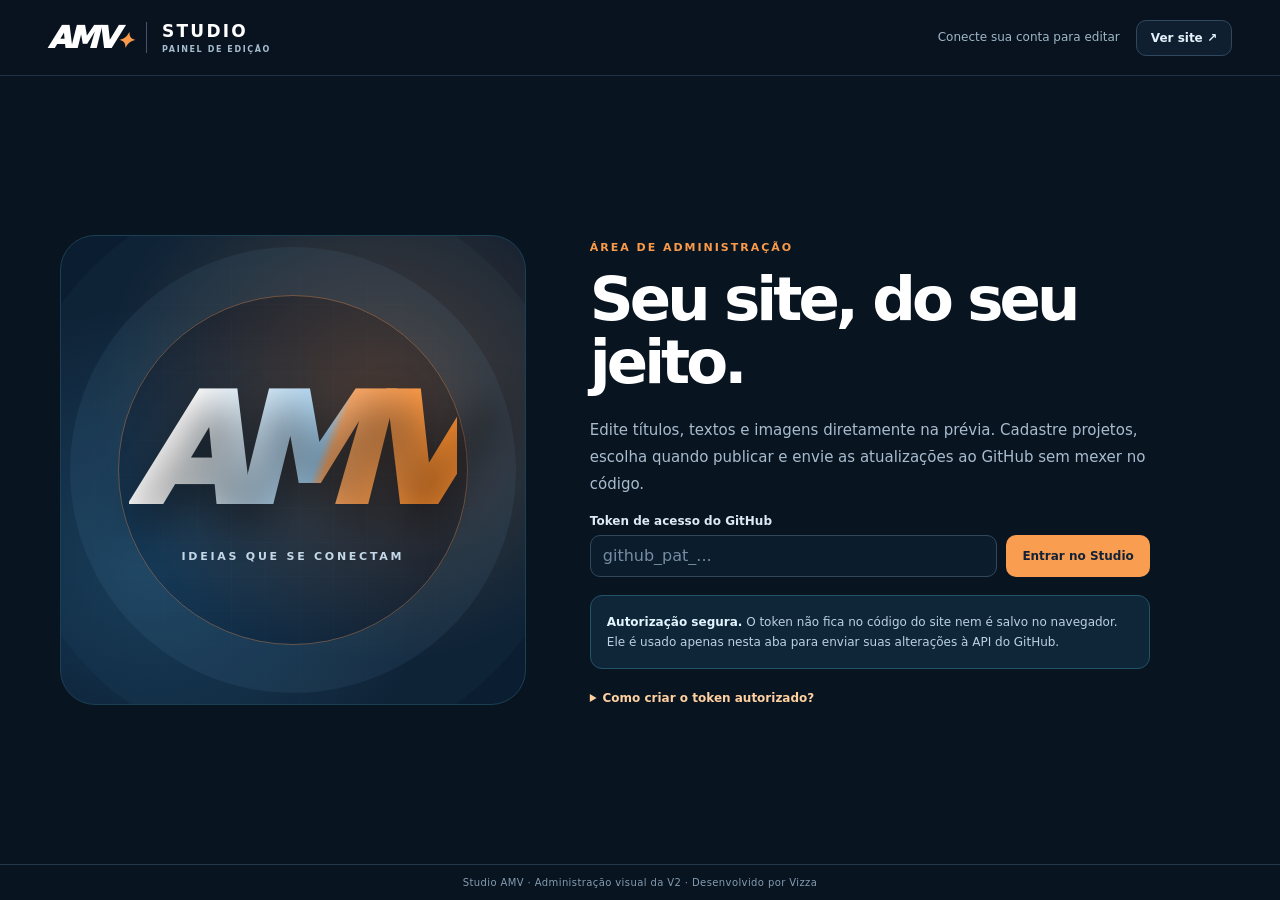
<file: admin/index.html>
<!doctype html>
<html lang="pt-BR" data-amv-cms-admin>
<head>
  <meta charset="utf-8">
  <meta name="viewport" content="width=device-width,initial-scale=1">
  <meta name="robots" content="noindex,nofollow">
  <meta name="referrer" content="no-referrer">
  <meta http-equiv="Content-Security-Policy" content="default-src 'self'; script-src 'self'; style-src 'self'; img-src 'self' blob: data:; connect-src 'self' https://api.github.com; frame-src 'self'; object-src 'none'; base-uri 'none'; form-action 'self'">
  <meta name="color-scheme" content="dark">
  <title>Studio AMV | Administração visual</title>
  <link rel="icon" href="../assets/favicon.png">
  <link rel="stylesheet" href="./studio.css?v=7">
  <script defer src="../assets/cms-runtime.js?v=2"></script>
  <script defer src="../assets/brand-runtime.js?v=1"></script>
  <script defer src="../assets/links-runtime.js?v=1"></script>
  <script defer src="./studio.js?v=11"></script>
</head>
<body>
  <div class="studio-shell">
    <header class="studio-header">
      <a href="../index.html" class="studio-brand" aria-label="Voltar ao site AMV"><span class="studio-brand-mark">AMV<span>✦</span></span><span class="studio-brand-divider"></span><span class="studio-brand-copy">STUDIO <small>PAINEL DE EDIÇÃO</small></span></a>
      <div class="studio-header-actions">
        <span id="status" class="studio-status" role="status" aria-live="polite">Conecte sua conta para editar</span>
        <a class="studio-view" href="../index.html" target="_blank" rel="noopener">Ver site ↗</a>
        <button id="disconnect" type="button" class="studio-quiet" hidden>Desconectar</button>
      </div>
    </header>

    <main>
      <section class="studio-login" id="login">
        <div class="studio-login-visual" aria-hidden="true"><div class="studio-login-orbit"></div><span>AMV</span><p>IDEIAS QUE SE CONECTAM</p></div>
        <div class="studio-login-panel">
          <p class="studio-kicker">Área de administração</p>
          <h1>Seu site, do seu jeito.</h1>
          <p>Edite títulos, textos e imagens diretamente na prévia. Cadastre projetos, escolha quando publicar e envie as atualizações ao GitHub sem mexer no código.</p>
          <form id="login-form">
            <label for="github-token">Token de acesso do GitHub</label>
            <div class="studio-token-row"><input id="github-token" type="password" autocomplete="off" autocapitalize="off" spellcheck="false" placeholder="github_pat_..." required><button type="submit" class="studio-primary" id="connect">Entrar no Studio</button></div>
          </form>
          <div class="studio-security"><strong>Autorização segura.</strong> O token não fica no código do site nem é salvo no navegador. Ele é usado apenas nesta aba para enviar suas alterações à API do GitHub.</div>
          <details class="studio-help"><summary>Como criar o token autorizado?</summary><ol><li>Entre no GitHub com sua conta com permissão de editar a AMV.</li><li>Crie um <strong>Fine-grained personal access token</strong> com expiração curta.</li><li>Permita acesso <strong>somente</strong> ao repositório <code>Vizzahck/Amv.Ultimate</code>.</li><li>Em Repository permissions, permita <strong>Contents → Read and write</strong>.</li><li>Cole o token acima <strong>apenas aqui</strong>; nunca o envie por mensagem.</li></ol><a href="https://github.com/settings/personal-access-tokens/new" target="_blank" rel="noopener noreferrer">Criar token no GitHub ↗</a></details>
        </div>
      </section>

      <section class="studio-workspace" id="workspace" hidden aria-label="Editor da AMV">
        <aside class="studio-sidebar">
          <div class="studio-tabs" role="tablist" aria-label="Tipo de edição">
            <button type="button" class="is-active" id="tab-pages" role="tab" aria-selected="true" aria-controls="pages-mode">Editar site</button>
            <button type="button" id="tab-projects" role="tab" aria-selected="false" aria-controls="projects-mode">Portfólio</button>
            <button type="button" id="tab-team" role="tab" aria-selected="false" aria-controls="team-mode">Equipe</button>
            <button type="button" id="tab-links" role="tab" aria-selected="false" aria-controls="links-mode">Links e rodapé</button>
          </div>
          <section id="pages-mode" class="studio-mode" role="tabpanel" aria-labelledby="tab-pages">
            <label for="page-select">Página para editar</label>
            <select id="page-select">
              <option value="index.html">Página inicial</option>
              <option value="quem-somos.html">Quem Somos</option>
              <option value="missao.html">Missão</option>
              <option value="visao.html">Visão</option>
              <option value="valores.html">Valores</option>
              <option value="projeto-integrador.html">Projeto Integrador</option>
              <option value="projetos.html">Projetos</option>
              <option value="equipe.html">Equipe</option>
              <option value="privacidade.html">Privacidade</option>
            </select>
            <details id="brand-editor" class="studio-brand-editor" open>
              <summary><span>Identidade visual</span><small>Logos, sublogos e alinhamento</small></summary>
              <div class="studio-brand-editor-body">
                <label for="brand-slot">Qual imagem deseja editar?</label>
                <select id="brand-slot">
                  <option value="header">Isologo do cabeçalho</option>
                  <option value="hero">Logo da capa (início)</option>
                  <option value="footer">Logo AMV do rodapé</option>
                  <option value="senac">Sublogo SENAC</option>
                  <option value="developer">Assinatura VZ Sites Dev</option>
                  <option value="intro">Logo da abertura</option>
                </select>
                <div id="brand-variant-wrap">
                  <label for="brand-variant">Versão da imagem</label>
                  <select id="brand-variant">
                    <option value="light">Modo claro</option>
                    <option value="dark">Modo escuro</option>
                  </select>
                </div>
                <div class="studio-brand-thumb-wrap"><img id="brand-preview-image" alt="Prévia da logo selecionada"><span id="brand-preview-caption">Prévia da logo</span></div>
                <label for="brand-upload">Trocar imagem (JPG, PNG ou WebP)</label>
                <input id="brand-upload" type="file" accept="image/jpeg,image/png,image/webp">
                <label for="brand-alt">Descrição da imagem</label>
                <input id="brand-alt" type="text" maxlength="180">
                <div class="studio-divider"></div>
                <strong class="studio-brand-group-heading">Mover e dimensionar</strong>
                <p class="studio-muted">Arraste a logo na prévia ou ajuste pelos campos. As duas versões compartilham a mesma posição, mesmo após trocar o tema.</p>
                <div class="studio-brand-coordinates">
                  <label for="brand-x">Horizontal (px)<input id="brand-x" type="number" min="-180" max="180" step="1" value="0"></label>
                  <label for="brand-y">Vertical (px)<input id="brand-y" type="number" min="-180" max="180" step="1" value="0"></label>
                </div>
                <label for="brand-scale">Tamanho: <output id="brand-scale-value" for="brand-scale">100%</output></label>
                <input id="brand-scale" type="range" min="60" max="150" step="1" value="100">
                <div class="studio-brand-actions">
                  <button id="brand-center" type="button" class="studio-secondary">Centralizar no espaço</button>
                  <button id="brand-reset" type="button" class="studio-quiet">Zerar posição</button>
                </div>
                <div class="studio-divider"></div>
                <label class="studio-check"><input type="checkbox" id="brand-grid"> <span>Exibir malha quadriculada (só na edição)</span></label>
                <label class="studio-check"><input type="checkbox" id="brand-snap"> <span>Encaixar na malha ao mover</span></label>
                <label for="brand-grid-size">Tamanho dos quadrados</label>
                <select id="brand-grid-size">
                  <option value="12">12 px · precisão</option>
                  <option value="20" selected>20 px · padrão</option>
                  <option value="32">32 px · espaçado</option>
                </select>
                <p id="brand-hint" class="studio-tip">Selecione uma logo do cabeçalho, capa ou rodapé diretamente na prévia. A malha é apenas visual e nunca será publicada.</p>
              </div>
            </details>
            <div class="studio-divider"></div>
            <p class="studio-kicker">Editor visual</p>
            <p class="studio-tip">Clique em um <strong>título, parágrafo ou imagem</strong> na prévia. Na página <strong>Equipe</strong>, clique no cartão de um participante para abrir a edição do nome e da foto.</p>
            <div id="selected-empty" class="studio-empty">Selecione algum elemento na prévia para começar.</div>
            <div id="selected-text" hidden>
              <label for="text-value">Texto selecionado</label>
              <textarea id="text-value" rows="6" maxlength="6000" placeholder="Digite o texto..."></textarea>
              <p class="studio-muted">O campo altera o texto diretamente. Para preservar destaques, edite o elemento na própria prévia.</p>
              <button type="button" class="studio-secondary" id="clear-selection">Cancelar seleção</button>
            </div>
            <div id="selected-image" hidden>
              <label>Imagem selecionada</label>
              <img id="image-preview" class="studio-selected-image" alt="Prévia da imagem selecionada">
              <label for="replace-image" class="studio-upload-label">Trocar imagem (JPG, PNG ou WebP)</label>
              <input id="replace-image" type="file" accept="image/jpeg,image/png,image/webp">
              <label for="image-alt">Descrição da imagem</label>
              <input id="image-alt" type="text" maxlength="180" placeholder="Descrição para acessibilidade">
              <p class="studio-muted">As imagens são otimizadas para WebP no momento da publicação.</p>
            </div>
            <div class="studio-divider"></div>
            <h3>O que pode editar?</h3>
            <p class="studio-tip">Textos e fotos do conteúdo das páginas. Navegação, animações, formulários e código permanecem protegidos para não quebrar o site.</p>
          </section>

          <section id="projects-mode" class="studio-mode" role="tabpanel" aria-labelledby="tab-projects" hidden>
            <p class="studio-kicker">Portfólio</p>
            <h2>Gerenciar projetos</h2>
            <p class="studio-tip">Crie projetos, inclua uma capa e marque como publicado. Projetos em rascunho não aparecem no site, mas os dados salvos ficam no repositório público. Não inclua informações confidenciais.</p>
            <div class="studio-toolbar-actions"><button type="button" id="company-preview-list" class="studio-secondary">Ver portfólio</button><select id="company-preview-select" aria-label="Visualizar página da empresa"></select></div><div id="company-editor-area"></div><div class="studio-divider"></div><button id="new-project" type="button" class="studio-secondary studio-wide">+ Novo projeto</button>
            <div id="project-list" class="studio-project-list"></div>
            <form id="project-editor" hidden>
              <div class="studio-divider"></div>
              <label for="project-title">Nome do projeto *</label><input id="project-title" maxlength="130" required>
              <label for="project-category">Categoria</label><input id="project-category" maxlength="60" placeholder="Identidade visual, campanha...">
              <label for="project-client">Cliente, empresa ou atividade (opcional)</label><input id="project-client" maxlength="110" placeholder="Projeto acadêmico / nome autorizado">
              <label for="project-period">Período (opcional)</label><input id="project-period" maxlength="70" placeholder="Ex.: Novembro de 2026">
              <label for="project-description">Resumo</label><textarea id="project-description" maxlength="700" rows="3"></textarea>
              <label for="project-details">Apresentação do projeto</label><textarea id="project-details" maxlength="6000" rows="4" placeholder="Contexto e proposta..."></textarea>
              <label for="project-challenge">O desafio</label><textarea id="project-challenge" maxlength="3000" rows="3" placeholder="Problema ou necessidade abordada"></textarea>
              <label for="project-approach">A estratégia / solução</label><textarea id="project-approach" maxlength="3000" rows="3" placeholder="Como a equipe trabalhou"></textarea>
              <label for="project-results">Resultados e aprendizados</label><textarea id="project-results" maxlength="3000" rows="3" placeholder="Somente informações comprovadas; não invente métricas"></textarea>
              <label for="project-image">Imagem de capa</label><input id="project-image" type="file" accept="image/jpeg,image/png,image/webp">
              <img id="project-image-preview" class="studio-selected-image" alt="Prévia da capa do projeto" hidden>
              <label for="project-alt">Descrição da capa</label><input id="project-alt" maxlength="180">
              <div class="studio-divider"></div>
              <div class="studio-section-heading"><h3>Galeria de imagens</h3><span>Fotos das entregas, bastidores e peças</span></div>
              <label for="gallery-upload">Adicionar imagens à galeria</label>
              <input type="file" id="gallery-upload" accept="image/jpeg,image/png,image/webp" multiple>
              <div id="project-gallery-list" class="studio-editor-items"></div>
              <div class="studio-divider"></div>
              <div class="studio-section-heading"><h3>Etapas do projeto</h3><span>Passo a passo com descrição e imagem opcional</span></div>
              <button type="button" class="studio-secondary studio-wide" id="add-project-step">+ Adicionar etapa</button>
              <div id="project-steps-list" class="studio-editor-items"></div>
              <label class="studio-check"><input type="checkbox" id="project-published"> <span>Publicar este projeto no site</span></label>
              <div class="studio-project-actions"><button type="submit" class="studio-secondary">Salvar projeto no rascunho</button><button type="button" class="studio-danger" id="delete-project">Excluir</button></div>
            </form>
          </section>
          <section id="team-mode" class="studio-mode" role="tabpanel" aria-labelledby="tab-team" hidden>
            <p class="studio-kicker">Participantes</p>
            <h2>Equipe e fotografias</h2>
            <p class="studio-tip">Crie quantas áreas precisar, renomeie as existentes, edite suas descrições e organize os participantes com fotos e funções. As alterações aparecem no site após clicar em <strong>Publicar alterações</strong>.</p>
            <label for="team-area">Área selecionada</label>
            <select id="team-area"></select>
            <button type="button" class="studio-secondary studio-wide studio-add-area" id="add-team-area">+ Criar nova área</button>
            <div id="team-area-editor" class="studio-area-editor">
              <label for="team-area-title">Nome da área</label>
              <input id="team-area-title" type="text" maxlength="100" placeholder="Ex.: Design e Criatividade">
              <label for="team-area-description">Descrição da área</label>
              <textarea id="team-area-description" rows="3" maxlength="400" placeholder="Atividades e responsabilidades desta área"></textarea>
              <div class="studio-area-actions">
                <button type="button" class="studio-quiet" id="team-area-up">↑ Subir</button>
                <button type="button" class="studio-quiet" id="team-area-down">↓ Descer</button>
                <button type="button" class="studio-danger" id="delete-team-area">Excluir área</button>
              </div>
              <p class="studio-muted">A ordem acima será a ordem das áreas no site. Excluir uma área também exclui os participantes vinculados a ela.</p>
            </div>
            <div class="studio-divider"></div>
            <h3>Participantes desta área</h3>
            <div id="team-member-list" class="studio-project-list"></div>
            <button type="button" class="studio-secondary studio-wide" id="add-team-member">+ Adicionar participante</button>
            <form id="team-member-editor" hidden>
              <div class="studio-divider"></div>
              <label for="team-member-name">Nome do participante</label><input id="team-member-name" maxlength="100" placeholder="Nome completo ou preferido">
              <label for="team-member-destination">Mover para outra área</label><select id="team-member-destination"></select><button type="button" id="move-team-member" class="studio-secondary">Mover participante</button><label for="team-member-role">Função ou cargo</label><input id="team-member-role" maxlength="120" placeholder="Ex.: Pesquisa de mercado">
              <label for="team-member-photo">Fotografia do participante</label><input type="file" id="team-member-photo" accept="image/jpeg,image/png,image/webp">
              <img id="team-member-photo-preview" class="studio-selected-image" alt="Prévia da foto do participante" hidden>
              <label for="team-member-alt">Descrição da fotografia</label><input id="team-member-alt" maxlength="180" placeholder="Retrato de...">
              <label class="studio-check"><input type="checkbox" id="team-member-published"> <span>Exibir participante na página Equipe</span></label>
              <p class="studio-tip">Publique somente com a autorização da pessoa retratada. O repositório é público.</p>
              <div class="studio-project-actions"><button type="submit" class="studio-secondary">Salvar participante</button><button type="button" class="studio-danger" id="delete-team-member">Excluir</button></div>
            </form>
          </section>
          <section id="links-mode" class="studio-mode" role="tabpanel" aria-labelledby="tab-links" hidden>
            <p class="studio-kicker">Links e rodapé</p>
            <h2>Onde cada clique leva.</h2>
            <p class="studio-tip">Personalize os links das marcas, contatos e redes sociais. Adicione logos com seus respectivos destinos, sem reprogramar.</p>
            <button type="button" id="links-preview-footer" class="studio-secondary studio-wide">Ver rodapé na prévia ↓</button>
            <div class="studio-divider"></div>
            <h3>Links das imagens existentes</h3>
            <label for="link-footer-amv">Logo AMV no rodapé</label>
            <input type="url" id="link-footer-amv" placeholder="index.html ou https://..." spellcheck="false">
            <label for="link-footer-senac">Logo SENAC</label>
            <input type="url" id="link-footer-senac" placeholder="https://ma.senac.br/" spellcheck="false">
            <label for="link-footer-developer">Assinatura VZ Sites Dev</label>
            <input type="url" id="link-footer-developer" placeholder="https://..." spellcheck="false">
            <p class="studio-muted">O arquivo da imagem continua editável em Identidade visual. Aqui você altera o destino do clique.</p>
            <div class="studio-divider"></div>
            <h3>Contatos e redes sociais</h3>
            <label for="link-contact-whatsapp">WhatsApp</label>
            <input type="url" id="link-contact-whatsapp" placeholder="https://wa.me/55..." spellcheck="false">
            <label for="link-contact-email">E-mail ou Gmail</label>
            <input type="url" id="link-contact-email" placeholder="mailto:... ou https://mail.google.com/..." spellcheck="false">
            <label for="link-contact-maps">Google Maps</label>
            <input type="url" id="link-contact-maps" placeholder="https://maps.app.goo.gl/..." spellcheck="false">
            <label for="link-contact-instagram">Instagram</label>
            <input type="text" id="link-contact-instagram" placeholder="@perfil ou https://instagram.com/perfil" spellcheck="false" autocomplete="off">
            <p class="studio-muted">Ao preencher o Instagram, ele aparecerá nos contatos e no rodapé. Você pode informar @perfil ou o endereço completo.</p>
            <div class="studio-divider"></div>
            <div class="studio-section-heading"><h3>Outras imagens no rodapé</h3><span>Uma imagem, um link</span></div>
            <button id="add-footer-image" type="button" class="studio-secondary studio-wide">+ Adicionar imagem com link</button>
            <div id="footer-image-list" class="studio-editor-items"></div>
            <div class="studio-divider"></div>
            <div class="studio-section-heading"><h3>Mais links de contato</h3><span>Redes, sites ou outros canais</span></div>
            <button id="add-extra-link" type="button" class="studio-secondary studio-wide">+ Adicionar novo link</button>
            <div id="extra-link-list" class="studio-editor-items"></div>
            <p class="studio-tip">Somente links publicados aparecem aos visitantes. Links externos abrem em uma nova aba e endereços inseguros são bloqueados.</p>
          </section>
        </aside>

        <div class="studio-main">
          <div class="studio-toolbar">
            <div><span class="studio-preview-dot"></span><strong id="preview-title">Prévia ao vivo</strong><small>As mudanças ainda não estão no site público</small></div>
            <div class="studio-toolbar-actions"><button id="reload-preview" type="button" class="studio-quiet">Recarregar prévia</button><button id="verify-live" type="button" class="studio-secondary">Verificar site ↻</button><button id="publish" type="button" class="studio-primary">Publicar alterações ↗</button></div>
          </div>
<div id="publish-check" class="studio-publication-status" role="status" aria-live="polite" hidden></div>
          <div id="preview-shell" class="studio-preview-shell">
            <iframe id="page-frame" title="Visualização editável da página AMV" src="about:blank"></iframe>
          </div>
          <div id="projects-dashboard" class="studio-projects-dashboard" hidden>
            <section id="company-live-preview" aria-label="Prévia das empresas"><iframe id="company-preview-frame" title="Página real do portfólio" src="about:blank"></iframe></section><div hidden id="project-preview-cards" class="studio-project-preview-cards"></div>
            <div hidden id="project-case-preview" class="studio-case-preview"></div>
          </div>
        <div id="team-dashboard" class="studio-team-dashboard" hidden>
          <p class="studio-kicker">Sua equipe</p>
          <h2>As pessoas por trás das conexões.</h2>
          <p>Na coluna ao lado, crie ou renomeie áreas, organize a ordem e gerencie os participantes. As prévias abaixo mostram as mudanças antes da publicação.</p>
          <div id="team-preview-cards" class="studio-team-preview-cards"></div>
        </div>
        </div>
      </section>
    </main>
    <footer class="studio-footer">Studio AMV · Administração visual da V2 · Desenvolvido por Vizza</footer>
  </div>
</body>
</html>
</file>
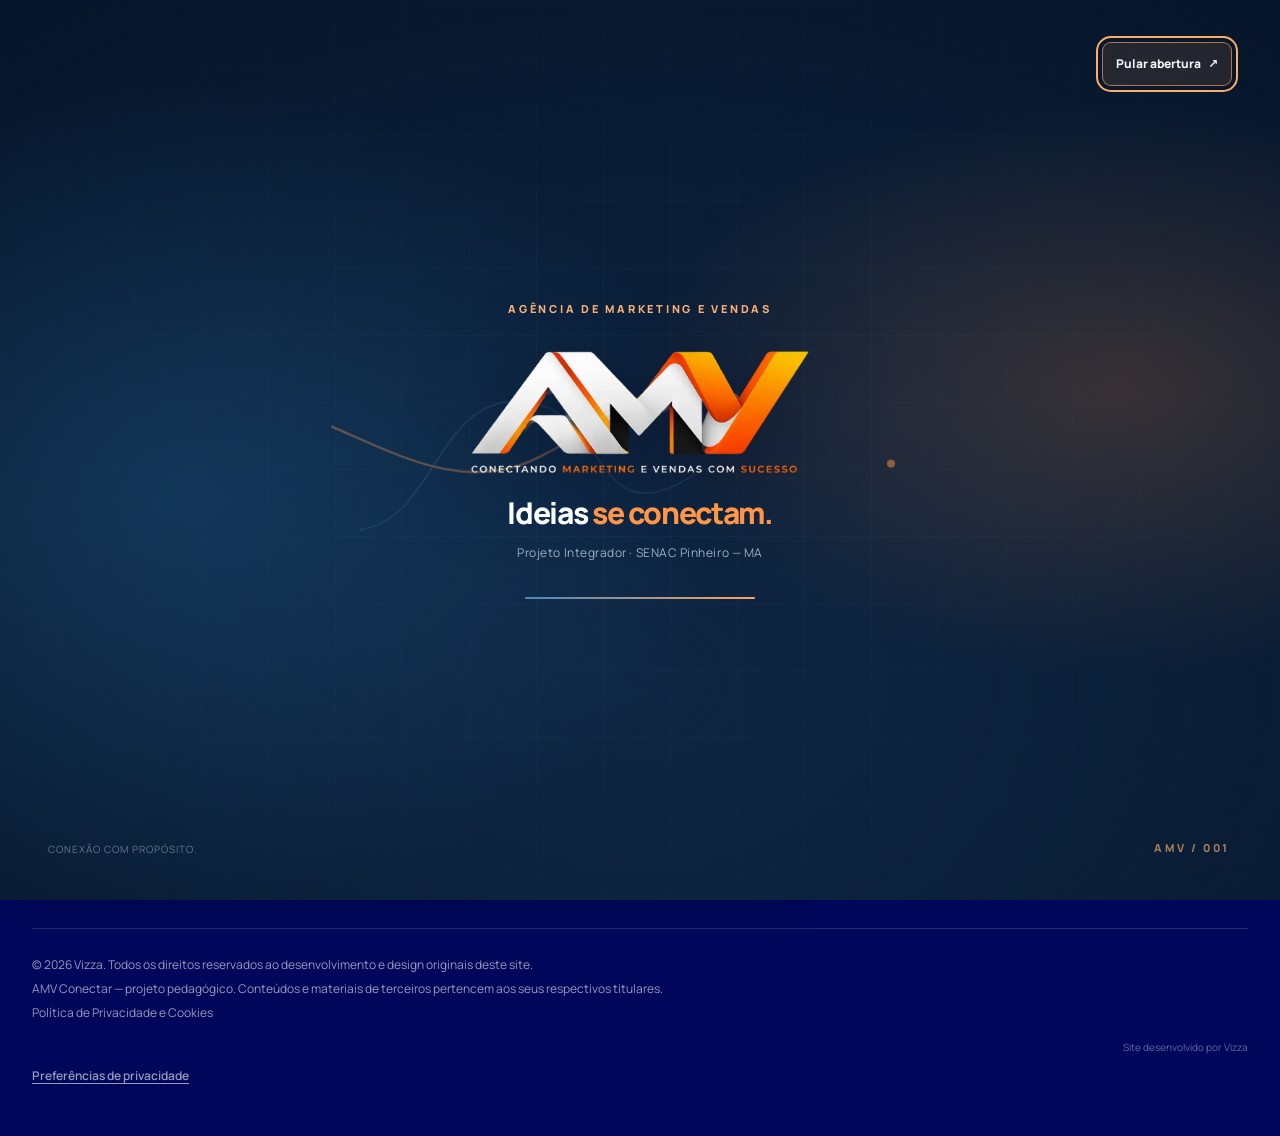
<file: empresa.html>
<!DOCTYPE html>
<html lang="pt-BR"><head><meta charset="utf-8"/><meta content="width=device-width, initial-scale=1" name="viewport"/><title>Empresa | AMV Conectar</title><meta content="AMV Conectar" name="author"/><meta content="Conheça a proposta de portfólio e o processo criativo da agência experimental AMV Conectar." name="description"/><meta content="Portfólio e Projetos | AMV Conectar" property="og:title"/><meta content="Conheça a proposta de portfólio e o processo criativo da agência experimental AMV Conectar." property="og:description"/><meta content="website" property="og:type"/><meta content="summary_large_image" name="twitter:card"/><link href="assets/site.min.css?v=1" rel="stylesheet"/><link href="assets/favicon.png" rel="icon" type="image/png"/><script src="assets/theme.js?v=20261022-cookie1"></script><link rel="stylesheet" href="assets/consent.css?v=20261022-cookie1"><link rel="stylesheet" href="assets/pro-preview.css?v=2"/><link rel="stylesheet" href="assets/v2-ambience.css?v=2"/><meta property="og:image" content="https://vizzahck.github.io/Amv.Ultimate/assets/amv-compartilhamento-2026.jpg"/><meta name="twitter:image" content="https://vizzahck.github.io/Amv.Ultimate/assets/amv-compartilhamento-2026.jpg"/><link rel="stylesheet" href="assets/footer-brand.css?v=8"/><link href="assets/amv-theme-brand.css?v=20261026c" rel="stylesheet"/><link href="assets/theme-motion.css?v=20261026" rel="stylesheet"/><link href="assets/portfolio/ultimate-art.css?v=3" rel="stylesheet"/><link href="assets/portfolio/processos.css?v=1" rel="stylesheet"/><link rel="canonical" href="https://vizzahck.github.io/Amv.Ultimate/empresa.html"/><meta property="og:url" content="https://vizzahck.github.io/Amv.Ultimate/empresa.html"/><meta property="og:image:alt" content="AMV Conectar — agência experimental de Marketing e Vendas do SENAC Pinheiro, com identidade azul e laranja"/><meta property="og:image:width" content="1200"/><meta property="og:image:height" content="630"/><meta name="theme-color" content="#071336"/><link rel="stylesheet" href="assets/v2-finish.css?v=1"/><link rel="stylesheet" href="assets/v2-flow.css?v=1"/><link rel="stylesheet" href="assets/v2-polish.css?v=1"/><meta property="og:image:type" content="image/jpeg"/><link rel="preload" href="assets/manrope-4.ttf" as="font" type="font/ttf" crossorigin/><script>!function(){try{var reduced=window.matchMedia&&matchMedia("(prefers-reduced-motion: reduce)").matches;var force=new URLSearchParams(location.search).get("intro")==="1";var seen=sessionStorage.getItem("amv-intro-seen-v2-01")==="1";if(!reduced&&(force||(!seen&&!location.hash))){document.documentElement.classList.add("amv-intro-pending");window.setTimeout(function(){document.documentElement.classList.remove("amv-intro-pending","amv-intro-leaving")},8000)}}catch(e){}}();</script><link rel="stylesheet" href="assets/intro.css?v=2"/><script defer src="assets/intro.js?v=2"></script><script>!function(){try{if(sessionStorage.getItem("amv-route-next")==="1"){sessionStorage.removeItem("amv-route-next");if(!window.matchMedia("(prefers-reduced-motion: reduce)").matches)document.documentElement.classList.add("amv-route-entering")}}catch(e){}}();</script><link rel="stylesheet" href="assets/v2-experience.css?v=2"/><link rel="stylesheet" href="assets/pointer-effects.css?v=1"/><link rel="stylesheet" href="assets/portfolio-cms.css?v=2"/><link rel="stylesheet" href="assets/links-footer.css?v=1"/><link rel="stylesheet" href="assets/companies.css?v=2"><script defer src="assets/companies.js?v=4"></script></head><body><div id="amv-intro" class="amv-intro" role="dialog" aria-modal="true" aria-label="Abertura da AMV Conectar">
  <div class="amv-intro-graphics" aria-hidden="true"><svg class="amv-intro-lines" viewBox="0 0 560 260" fill="none" xmlns="http://www.w3.org/2000/svg">
  <path d="M0 220C75 211 78 83 164 92C250 100 232 229 331 167C422 111 447 25 560 52"/>
  <path d="M-28 117C45 149 110 184 182 146C272 99 309 60 374 89C439 118 491 187 584 145"/>
  <circle cx="164" cy="92" r="5"/><circle cx="374" cy="89" r="5"/><circle cx="531" cy="154" r="4"/>
  </svg></div>
  <button class="amv-intro-skip" type="button" aria-label="Pular animação de abertura">Pular abertura <span aria-hidden="true">↗</span></button>
  <div class="amv-intro-core">
    <p class="amv-intro-eyebrow">Agência de Marketing e Vendas</p>
    <div class="amv-intro-logo"><img src="assets/amv-marca-escuro.webp" width="967" height="370" decoding="async" alt="AMV Conectar — Conectando Marketing e Vendas com Sucesso"></div>
    <h2 class="amv-intro-headline">Ideias <em>se conectam.</em></h2>
    <p class="amv-intro-subtitle">Projeto Integrador · SENAC Pinheiro — MA</p>
    <div class="amv-intro-progress" aria-hidden="true"><span></span></div>
  </div>
  <span class="amv-intro-corner" aria-hidden="true">Conexão com propósito.</span><span class="amv-intro-index" aria-hidden="true">AMV / 001</span>
</div><a class="v2-skip" href="#conteudo">Pular para o conteúdo</a><header class="amv-smart-header fixed inset-x-0 top-0 z-50 border-b border-border/80 bg-background/95 backdrop-blur-md"><div class="mx-auto flex h-20 max-w-7xl items-center gap-3 px-5 lg:px-8"><a aria-label="AMV Conectar — início" class="shrink-0" href="index.html"><span class="amv-theme-logo amv-theme-logo--header"><img class="amv-brand-image amv-brand-image--light" src="assets/isologo-amv-claro.webp" width="1000" height="325" decoding="async" alt="AMV Conectar — isologo"/><img class="amv-brand-image amv-brand-image--dark" src="assets/isologo-amv-escuro.webp" width="1000" height="329" decoding="async" alt="AMV Conectar — isologo"/></span></a><nav aria-label="Navegação principal" class="ml-auto hidden items-center gap-5 xl:flex"><a class="text-sm font-semibold text-ink/70 hover:text-brand "  href="index.html#inicio">Início</a><details class="v2-nav-menu"><summary>Sobre a AMV</summary><div class="v2-nav-dropdown"><a href="quem-somos.html" >Quem Somos</a><a href="missao.html" >Missão</a><a href="visao.html" >Visão</a><a href="valores.html" >Valores</a><a href="projeto-integrador.html" >Projeto Integrador</a></div></details><a class="text-sm font-semibold text-ink/70 hover:text-brand "  href="index.html#servicos">Serviços</a><a class="text-sm font-semibold text-ink/70 hover:text-brand text-brand-orange" aria-current="page" href="projetos.html">Projetos</a><a class="text-sm font-semibold text-ink/70 hover:text-brand "  href="equipe.html">Equipe</a><a class="text-sm font-semibold text-ink/70 hover:text-brand "  href="index.html#contato">Contato</a></nav><div class="ml-auto flex shrink-0 items-center gap-2 xl:ml-2"><button aria-label="Ativar modo escuro" aria-pressed="false" class="inline-flex items-center justify-center gap-2 whitespace-nowrap rounded-md text-sm font-medium cursor-pointer transition-colors focus-visible:outline-none focus-visible:ring-1 focus-visible:ring-ring disabled:pointer-events-none disabled:opacity-50 disabled:cursor-not-allowed [&amp;_svg]:pointer-events-none [&amp;_svg]:size-4 [&amp;_svg]:shrink-0 border border-input bg-background shadow-sm hover:bg-accent hover:text-accent-foreground size-11 touch-manipulation select-none" data-action="theme" title="Ativar modo escuro" type="button"><svg aria-hidden="true" class="lucide lucide-moon size-5" fill="none" height="24" stroke="currentColor" stroke-linecap="round" stroke-linejoin="round" stroke-width="2" viewbox="0 0 24 24" width="24" xmlns="http://www.w3.org/2000/svg"><path d="M20.985 12.486a9 9 0 1 1-9.473-9.472c.405-.022.617.46.402.803a6 6 0 0 0 8.268 8.268c.344-.215.825-.004.803.401"></path></svg></button><a class="items-center justify-center gap-2 whitespace-nowrap rounded-md text-sm font-medium cursor-pointer transition-colors focus-visible:outline-none focus-visible:ring-1 focus-visible:ring-ring disabled:pointer-events-none disabled:opacity-50 disabled:cursor-not-allowed [&amp;_svg]:pointer-events-none [&amp;_svg]:size-4 [&amp;_svg]:shrink-0 bg-primary text-primary-foreground shadow-sm hover:-translate-y-0.5 hover:bg-primary/90 hover:shadow-lg h-9 px-4 py-2 hidden md:inline-flex" href="https://wa.me/5598984833670" rel="noopener noreferrer" target="_blank">Fale conosco <svg aria-hidden="true" class="lucide lucide-message-circle" fill="none" height="24" stroke="currentColor" stroke-linecap="round" stroke-linejoin="round" stroke-width="2" viewbox="0 0 24 24" width="24" xmlns="http://www.w3.org/2000/svg"><path d="M2.992 16.342a2 2 0 0 1 .094 1.167l-1.065 3.29a1 1 0 0 0 1.236 1.168l3.413-.998a2 2 0 0 1 1.099.092 10 10 0 1 0-4.777-4.719"></path></svg></a><button aria-controls="amv-mobile-menu" aria-expanded="false" aria-label="Abrir menu" class="inline-flex items-center justify-center gap-2 whitespace-nowrap rounded-md text-sm font-medium cursor-pointer transition-colors focus-visible:outline-none focus-visible:ring-1 focus-visible:ring-ring disabled:pointer-events-none disabled:opacity-50 disabled:cursor-not-allowed [&amp;_svg]:pointer-events-none [&amp;_svg]:size-4 [&amp;_svg]:shrink-0 hover:bg-accent hover:text-accent-foreground h-9 w-9 xl:hidden" data-action="menu"><svg aria-hidden="true" class="lucide lucide-menu" fill="none" height="24" stroke="currentColor" stroke-linecap="round" stroke-linejoin="round" stroke-width="2" viewbox="0 0 24 24" width="24" xmlns="http://www.w3.org/2000/svg"><path d="M4 5h16"></path><path d="M4 12h16"></path><path d="M4 19h16"></path></svg></button></div></div><nav aria-label="Navegação móvel" class="max-h-[calc(100dvh-5rem)] overflow-y-auto border-t border-border bg-background px-5 py-3 xl:hidden" hidden="" id="amv-mobile-menu"><a class="flex min-h-11 items-center border-b border-border text-sm font-bold text-brand-deep" href="index.html#inicio">Início<span aria-hidden="true" style="margin-left:auto">↗</span></a><details class="v2-mobile-details"><summary>Sobre a AMV</summary><a href="quem-somos.html" >Quem Somos</a><a href="missao.html" >Missão</a><a href="visao.html" >Visão</a><a href="valores.html" >Valores</a><a href="projeto-integrador.html" >Projeto Integrador</a></details><a class="flex min-h-11 items-center border-b border-border text-sm font-bold text-brand-deep" href="index.html#servicos">Serviços<span aria-hidden="true" style="margin-left:auto">↗</span></a><a class="flex min-h-11 items-center border-b border-border text-sm font-bold text-brand-deep" href="projetos.html">Projetos<span aria-hidden="true" style="margin-left:auto">↗</span></a><a class="flex min-h-11 items-center border-b border-border text-sm font-bold text-brand-deep" href="equipe.html">Equipe<span aria-hidden="true" style="margin-left:auto">↗</span></a><a class="flex min-h-11 items-center border-b border-border text-sm font-bold text-brand-deep" href="index.html#contato">Contato<span aria-hidden="true" style="margin-left:auto">↗</span></a><button aria-pressed="false" class="flex min-h-11 w-full items-center border-b border-border text-sm font-bold text-brand-deep" data-action="theme" type="button">Ativar modo escuro<svg aria-hidden="true" class="lucide lucide-moon ml-auto size-4 text-brand" fill="none" height="24" stroke="currentColor" stroke-linecap="round" stroke-linejoin="round" stroke-width="2" viewbox="0 0 24 24" width="24" xmlns="http://www.w3.org/2000/svg"><path d="M20.985 12.486a9 9 0 1 1-9.473-9.472c.405-.022.617.46.402.803a6 6 0 0 0 8.268 8.268c.344-.215.825-.004.803.401"></path></svg></button><a class="inline-flex items-center justify-center gap-2 whitespace-nowrap cursor-pointer transition-colors focus-visible:outline-none focus-visible:ring-1 focus-visible:ring-ring disabled:pointer-events-none disabled:opacity-50 disabled:cursor-not-allowed [&amp;_svg]:pointer-events-none [&amp;_svg]:size-4 [&amp;_svg]:shrink-0 bg-primary text-primary-foreground shadow-sm hover:-translate-y-0.5 hover:bg-primary/90 hover:shadow-lg h-12 rounded-md px-6 text-sm font-bold sm:px-8 my-3 w-full" href="https://wa.me/5598984833670" rel="noopener noreferrer" target="_blank">Fale conosco <svg aria-hidden="true" class="lucide lucide-message-circle" fill="none" height="24" stroke="currentColor" stroke-linecap="round" stroke-linejoin="round" stroke-width="2" viewbox="0 0 24 24" width="24" xmlns="http://www.w3.org/2000/svg"><path d="M2.992 16.342a2 2 0 0 1 .094 1.167l-1.065 3.29a1 1 0 0 0 1.236 1.168l3.413-.998a2 2 0 0 1 1.099.092 10 10 0 1 0-4.777-4.719"></path></svg></a></nav></header><main id="conteudo" class="v2-page v2-editorial-page"><div class="v2-inner"><a class="v2-button" href="portfolio.html">← Portfólio</a><section id="amv-company-detail" aria-live="polite"><p>Carregando empresa…</p></section></div></main><div class="fixed bottom-4 right-4 z-[60] flex flex-col items-end gap-3 sm:bottom-6 sm:right-6"><section aria-label="Assistente AMV" class="rise-in flex h-[min(560px,calc(100dvh-7rem))] w-[calc(100vw-2rem)] max-w-sm flex-col overflow-hidden rounded-xl border border-border bg-background shadow-2xl" hidden="" id="amv-assistant" role="dialog" tabindex="-1"><header class="flex items-center gap-3 bg-brand-panel px-4 py-3"><span class="grid size-9 place-items-center rounded-full bg-brand-orange text-on-panel"><svg aria-hidden="true" class="lucide lucide-message-circle size-4" fill="none" height="24" stroke="currentColor" stroke-linecap="round" stroke-linejoin="round" stroke-width="2" viewbox="0 0 24 24" width="24" xmlns="http://www.w3.org/2000/svg"><path d="M2.992 16.342a2 2 0 0 1 .094 1.167l-1.065 3.29a1 1 0 0 0 1.236 1.168l3.413-.998a2 2 0 0 1 1.099.092 10 10 0 1 0-4.777-4.719"></path></svg></span><div class="mr-auto"><p class="text-sm font-extrabold text-on-panel">Assistente AMV</p><p class="text-xs text-on-panel/70">Respostas rápidas</p></div><button aria-label="Minimizar" class="grid size-9 place-items-center rounded-md text-on-panel/80 hover:bg-on-panel/10" data-action="assistant-minimizar" type="button"><svg aria-hidden="true" class="lucide lucide-minus size-4" fill="none" height="24" stroke="currentColor" stroke-linecap="round" stroke-linejoin="round" stroke-width="2" viewbox="0 0 24 24" width="24" xmlns="http://www.w3.org/2000/svg"><path d="M5 12h14"></path></svg></button><button aria-label="Fechar" class="grid size-9 place-items-center rounded-md text-on-panel/80 hover:bg-on-panel/10" data-action="assistant-fechar" type="button"><svg aria-hidden="true" class="lucide lucide-x size-4" fill="none" height="24" stroke="currentColor" stroke-linecap="round" stroke-linejoin="round" stroke-width="2" viewbox="0 0 24 24" width="24" xmlns="http://www.w3.org/2000/svg"><path d="M18 6 6 18"></path><path d="m6 6 12 12"></path></svg></button></header><div aria-live="polite" class="flex-1 space-y-3 overflow-y-auto p-4" id="assistant-messages"><div class="max-w-[90%] text-sm leading-6 text-foreground">Olá! Eu sou o Assistente AMV. Escolha uma pergunta abaixo:</div><div class="flex flex-col gap-2 pt-1" id="assistant-questions"><button class="rounded-md border border-border px-3 py-2 text-left text-sm font-semibold text-brand-deep transition hover:border-brand hover:bg-surface-blue" data-faq="0" type="button">O que é a AMV Conectar?</button><button class="rounded-md border border-border px-3 py-2 text-left text-sm font-semibold text-brand-deep transition hover:border-brand hover:bg-surface-blue" data-faq="1" type="button">Qual é o objetivo da AMV?</button><button class="rounded-md border border-border px-3 py-2 text-left text-sm font-semibold text-brand-deep transition hover:border-brand hover:bg-surface-blue" data-faq="2" type="button">O que é o Projeto Integrador?</button><button class="rounded-md border border-border px-3 py-2 text-left text-sm font-semibold text-brand-deep transition hover:border-brand hover:bg-surface-blue" data-faq="3" type="button">Qual é a missão da AMV?</button><button class="rounded-md border border-border px-3 py-2 text-left text-sm font-semibold text-brand-deep transition hover:border-brand hover:bg-surface-blue" data-faq="4" type="button">Qual é a visão da AMV?</button><button class="rounded-md border border-border px-3 py-2 text-left text-sm font-semibold text-brand-deep transition hover:border-brand hover:bg-surface-blue" data-faq="5" type="button">Quais são os valores da AMV?</button><button class="rounded-md border border-border px-3 py-2 text-left text-sm font-semibold text-brand-deep transition hover:border-brand hover:bg-surface-blue" data-faq="6" type="button">Quais serviços a AMV oferece?</button><button class="rounded-md border border-border px-3 py-2 text-left text-sm font-semibold text-brand-deep transition hover:border-brand hover:bg-surface-blue" data-faq="7" type="button">Onde fica a AMV?</button><button class="rounded-md border border-border px-3 py-2 text-left text-sm font-semibold text-brand-deep transition hover:border-brand hover:bg-surface-blue" data-faq="8" type="button">Como entrar em contato com a AMV?</button><button class="rounded-md border border-border px-3 py-2 text-left text-sm font-semibold text-brand-deep transition hover:border-brand hover:bg-surface-blue" data-faq="9" type="button">O que significa AMV?</button></div><div></div></div></section><button aria-expanded="false" aria-label="Assistente AMV" class="inline-flex h-14 items-center gap-2 rounded-full bg-primary px-5 font-bold text-primary-foreground shadow-lg ring-2 ring-brand-orange transition hover:-translate-y-0.5" data-action="assistant-toggle" type="button"><svg aria-hidden="true" class="lucide lucide-message-circle size-5" fill="none" height="24" stroke="currentColor" stroke-linecap="round" stroke-linejoin="round" stroke-width="2" viewbox="0 0 24 24" width="24" xmlns="http://www.w3.org/2000/svg"><path d="M2.992 16.342a2 2 0 0 1 .094 1.167l-1.065 3.29a1 1 0 0 0 1.236 1.168l3.413-.998a2 2 0 0 1 1.099.092 10 10 0 1 0-4.777-4.719"></path></svg><span class="hidden sm:inline">Assistente AMV</span></button></div><footer class="bg-brand-panel py-12"><div class="mx-auto grid max-w-7xl gap-9 px-5 md:grid-cols-[1fr_1fr] lg:px-8"><div><div class="amv-footer-brand-row"><a aria-label="AMV Conectar — início" href="index.html"><span class="amv-theme-logo amv-theme-logo--footer"><img class="amv-brand-image amv-brand-image--light" src="assets/amv-marca-claro.webp" width="980" height="383" decoding="async" loading="lazy" alt="AMV — Conectando Marketing e Vendas com Sucesso"/><img class="amv-brand-image amv-brand-image--dark" src="assets/amv-marca-escuro.webp" width="967" height="370" decoding="async" loading="lazy" alt="AMV — Conectando Marketing e Vendas com Sucesso"/></span></a><div class="amv-footer-partner"><a class="amv-footer-partner-link" href="https://ma.senac.br/" target="_blank" rel="noopener noreferrer" aria-label="Visitar site oficial do Senac Maranhão (abre em uma nova aba)" title="Acessar site oficial do Senac Maranhão"><img src="assets/senac-footer-white-orange.png" width="468" height="151" loading="lazy" decoding="async" alt="Senac, Fecomércio e Sesc"></a></div><div class="amv-footer-developer" aria-label="Desenvolvimento do site: VZ Sites Dev"><img src="assets/vz-sites-dev-footer.png" width="720" height="397" loading="lazy" decoding="async" alt="VZ — Sites Dev, desenvolvimento do site"></div></div><p class="mt-1 text-sm text-on-panel/70">Conectar com sucesso</p><div class="mt-6 flex flex-wrap items-center gap-3" aria-label="Canais de contato"><a class="inline-flex items-center justify-center gap-2 whitespace-nowrap rounded-md text-sm font-medium cursor-pointer transition-colors focus-visible:outline-none focus-visible:ring-1 focus-visible:ring-ring disabled:pointer-events-none disabled:opacity-50 disabled:cursor-not-allowed [&amp;_svg]:pointer-events-none [&amp;_svg]:size-4 [&amp;_svg]:shrink-0 bg-on-panel text-brand-panel shadow-sm hover:-translate-y-0.5 hover:bg-on-panel/90 h-9 px-4 py-2" href="https://wa.me/5598984833670" rel="noopener noreferrer" target="_blank"><svg aria-hidden="true" class="lucide lucide-message-circle" fill="none" height="24" stroke="currentColor" stroke-linecap="round" stroke-linejoin="round" stroke-width="2" viewbox="0 0 24 24" width="24" xmlns="http://www.w3.org/2000/svg"><path d="M2.992 16.342a2 2 0 0 1 .094 1.167l-1.065 3.29a1 1 0 0 0 1.236 1.168l3.413-.998a2 2 0 0 1 1.099.092 10 10 0 1 0-4.777-4.719"></path></svg> WhatsApp <svg aria-hidden="true" class="lucide lucide-arrow-right" fill="none" height="24" stroke="currentColor" stroke-linecap="round" stroke-linejoin="round" stroke-width="2" viewbox="0 0 24 24" width="24" xmlns="http://www.w3.org/2000/svg"><path d="M5 12h14"></path><path d="m12 5 7 7-7 7"></path></svg></a><a class="inline-flex items-center justify-center gap-2 whitespace-nowrap rounded-md text-sm font-medium cursor-pointer transition-colors focus-visible:outline-none focus-visible:ring-1 focus-visible:ring-ring disabled:pointer-events-none disabled:opacity-50 disabled:cursor-not-allowed [&amp;_svg]:pointer-events-none [&amp;_svg]:size-4 [&amp;_svg]:shrink-0 bg-on-panel text-brand-panel shadow-sm hover:-translate-y-0.5 hover:bg-on-panel/90 h-9 px-4 py-2" href="https://mail.google.com/mail/?view=cm&amp;fs=1&amp;to=amvconectar%40gmail.com" rel="noopener noreferrer" target="_blank" aria-label="Enviar e-mail para a AMV pelo Gmail (abre em nova aba)"><svg aria-hidden="true" class="lucide lucide-mail" fill="none" height="24" stroke="currentColor" stroke-linecap="round" stroke-linejoin="round" stroke-width="2" viewbox="0 0 24 24" width="24" xmlns="http://www.w3.org/2000/svg"><rect width="20" height="16" x="2" y="4" rx="2"></rect><path d="m22 7-8.97 5.7a1.94 1.94 0 0 1-2.06 0L2 7"></path></svg> Gmail <svg aria-hidden="true" class="lucide lucide-arrow-right" fill="none" height="24" stroke="currentColor" stroke-linecap="round" stroke-linejoin="round" stroke-width="2" viewbox="0 0 24 24" width="24" xmlns="http://www.w3.org/2000/svg"><path d="M5 12h14"></path><path d="m12 5 7 7-7 7"></path></svg></a></div></div><address class="flex gap-3 text-sm not-italic leading-7 text-on-panel/80"><svg aria-hidden="true" class="lucide lucide-map-pin mt-1 size-5 shrink-0 text-brand-orange" fill="none" height="24" stroke="currentColor" stroke-linecap="round" stroke-linejoin="round" stroke-width="2" viewbox="0 0 24 24" width="24" xmlns="http://www.w3.org/2000/svg"><path d="M20 10c0 4.993-5.539 10.193-7.399 11.799a1 1 0 0 1-1.202 0C9.539 20.193 4 14.993 4 10a8 8 0 0 1 16 0"></path><circle cx="12" cy="10" r="3"></circle></svg><span>Rua Edvaldo Moraes, nº 934<br/> (ou Travessa João Mariano, s/n)<br/> Bairro Antigo Aeroporto<br/> Pinheiro - MA<br/> CEP 65200-000 <a class="amv-maps-link" href="https://maps.app.goo.gl/efMrbSESCHAUTsFR6" target="_blank" rel="noopener noreferrer" aria-label="Ver endereço da AMV no Google Maps (abre em nova aba)"><svg aria-hidden="true" viewBox="0 0 24 24" fill="none" stroke="currentColor" stroke-width="2" stroke-linecap="round" stroke-linejoin="round" width="15" height="15"><path d="M14 3h7v7"/><path d="M10 14 21 3"/><path d="M21 13v7a1 1 0 0 1-1 1H4a1 1 0 0 1-1-1V4a1 1 0 0 1 1-1h7"/></svg>Ver no Maps</a></span></address><nav aria-label="Navegação do rodapé" class="flex flex-wrap gap-x-6 gap-y-3 md:col-span-2"><a class="text-sm font-semibold text-on-panel/75 hover:text-on-panel" href="index.html#inicio">Início</a><a class="text-sm font-semibold text-on-panel/75 hover:text-on-panel" href="index.html#servicos">Serviços</a><a class="text-sm font-semibold text-on-panel/75 hover:text-on-panel" href="index.html#diferenciais">Diferenciais</a><a class="text-sm font-semibold text-on-panel/75 hover:text-on-panel" href="index.html#contato">Contato</a><a aria-current="page" class="text-sm font-semibold text-on-panel/75 hover:text-on-panel active" data-status="active" href="quem-somos.html">Quem Somos</a><a class="text-sm font-semibold text-on-panel/75 hover:text-on-panel" href="missao.html">Missão</a><a class="text-sm font-semibold text-on-panel/75 hover:text-on-panel" href="visao.html">Visão</a><a class="text-sm font-semibold text-on-panel/75 hover:text-on-panel" href="valores.html">Valores</a><a class="text-sm font-semibold text-on-panel/75 hover:text-on-panel" href="projeto-integrador.html">Projeto Integrador</a><a class="text-sm font-semibold text-on-panel/75 hover:text-on-panel" href="projetos.html">Projetos</a><a class="text-sm font-semibold text-on-panel/75 hover:text-on-panel" href="equipe.html">Equipe</a></nav><div class="border-t border-on-panel/15 pt-7 text-xs text-on-panel/60 md:col-span-2"><p>© 2026 Vizza. Todos os direitos reservados ao desenvolvimento e design originais deste site.</p><p class="mt-2">AMV Conectar — projeto pedagógico. Conteúdos e materiais de terceiros pertencem aos seus respectivos titulares.</p><p class="mt-2"><a class="underline hover:text-on-panel" href="privacidade.html">Política de Privacidade e Cookies</a></p><p class="mt-5 text-right text-[10px] text-on-panel/40">Site desenvolvido por Vizza</p></div></div></footer><script defer="" src="assets/faq.js"></script><script defer="" src="assets/site.js?v=20261028-contact2"></script><script defer src="assets/assistant-config.js"></script><script defer src="assets/assistant-ai.js?v=20261028-cota5"></script><script defer src="assets/consent.js?v=20261022-cookie1"></script><script defer src="assets/portfolio/processos.js?v=1"></script><script defer src="assets/v2-polish.js?v=1"></script><script defer src="assets/v2-experience.js?v=1"></script><script defer src="assets/pointer-effects.js?v=2"></script><script defer src="assets/cms-runtime.js?v=2"></script><script defer src="assets/brand-runtime.js?v=1"></script><script defer src="assets/portfolio-cms.js?v=2"></script><script defer src="assets/links-runtime.js?v=1"></script></body></html>
</file>
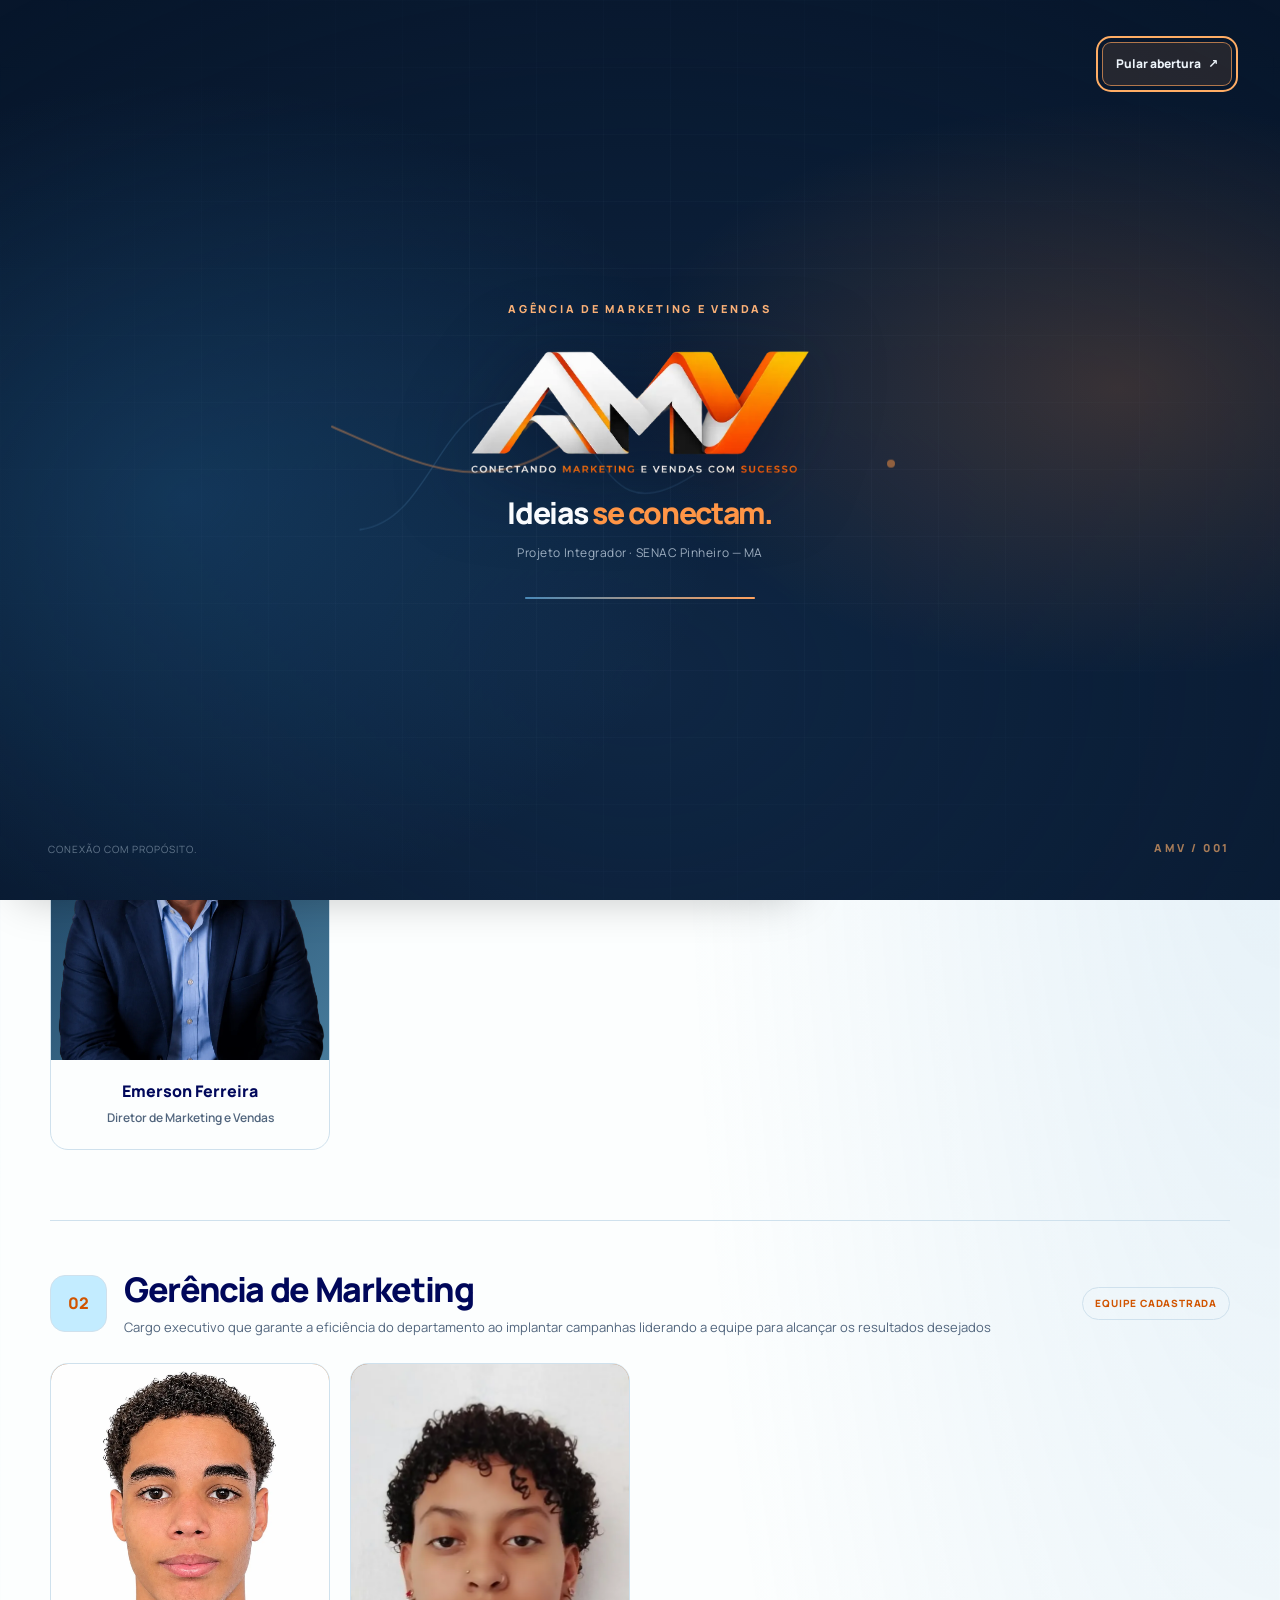
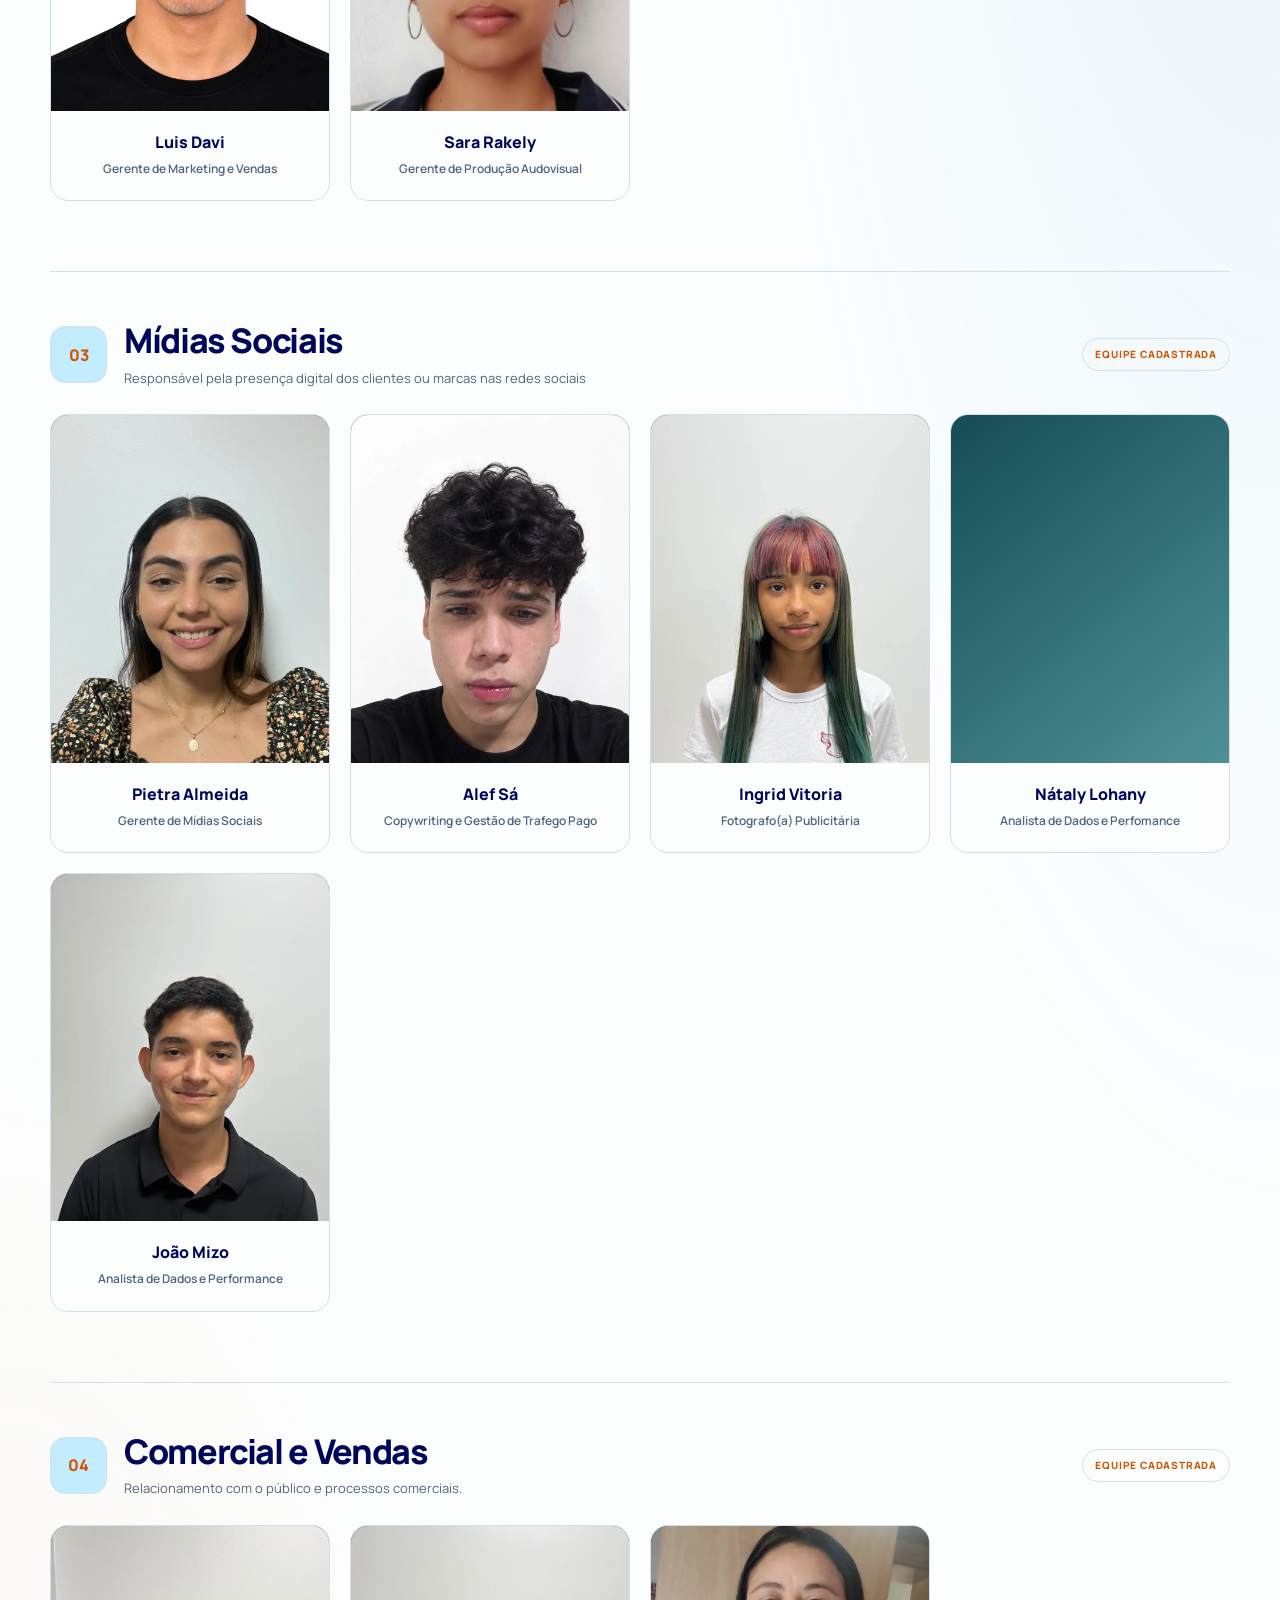
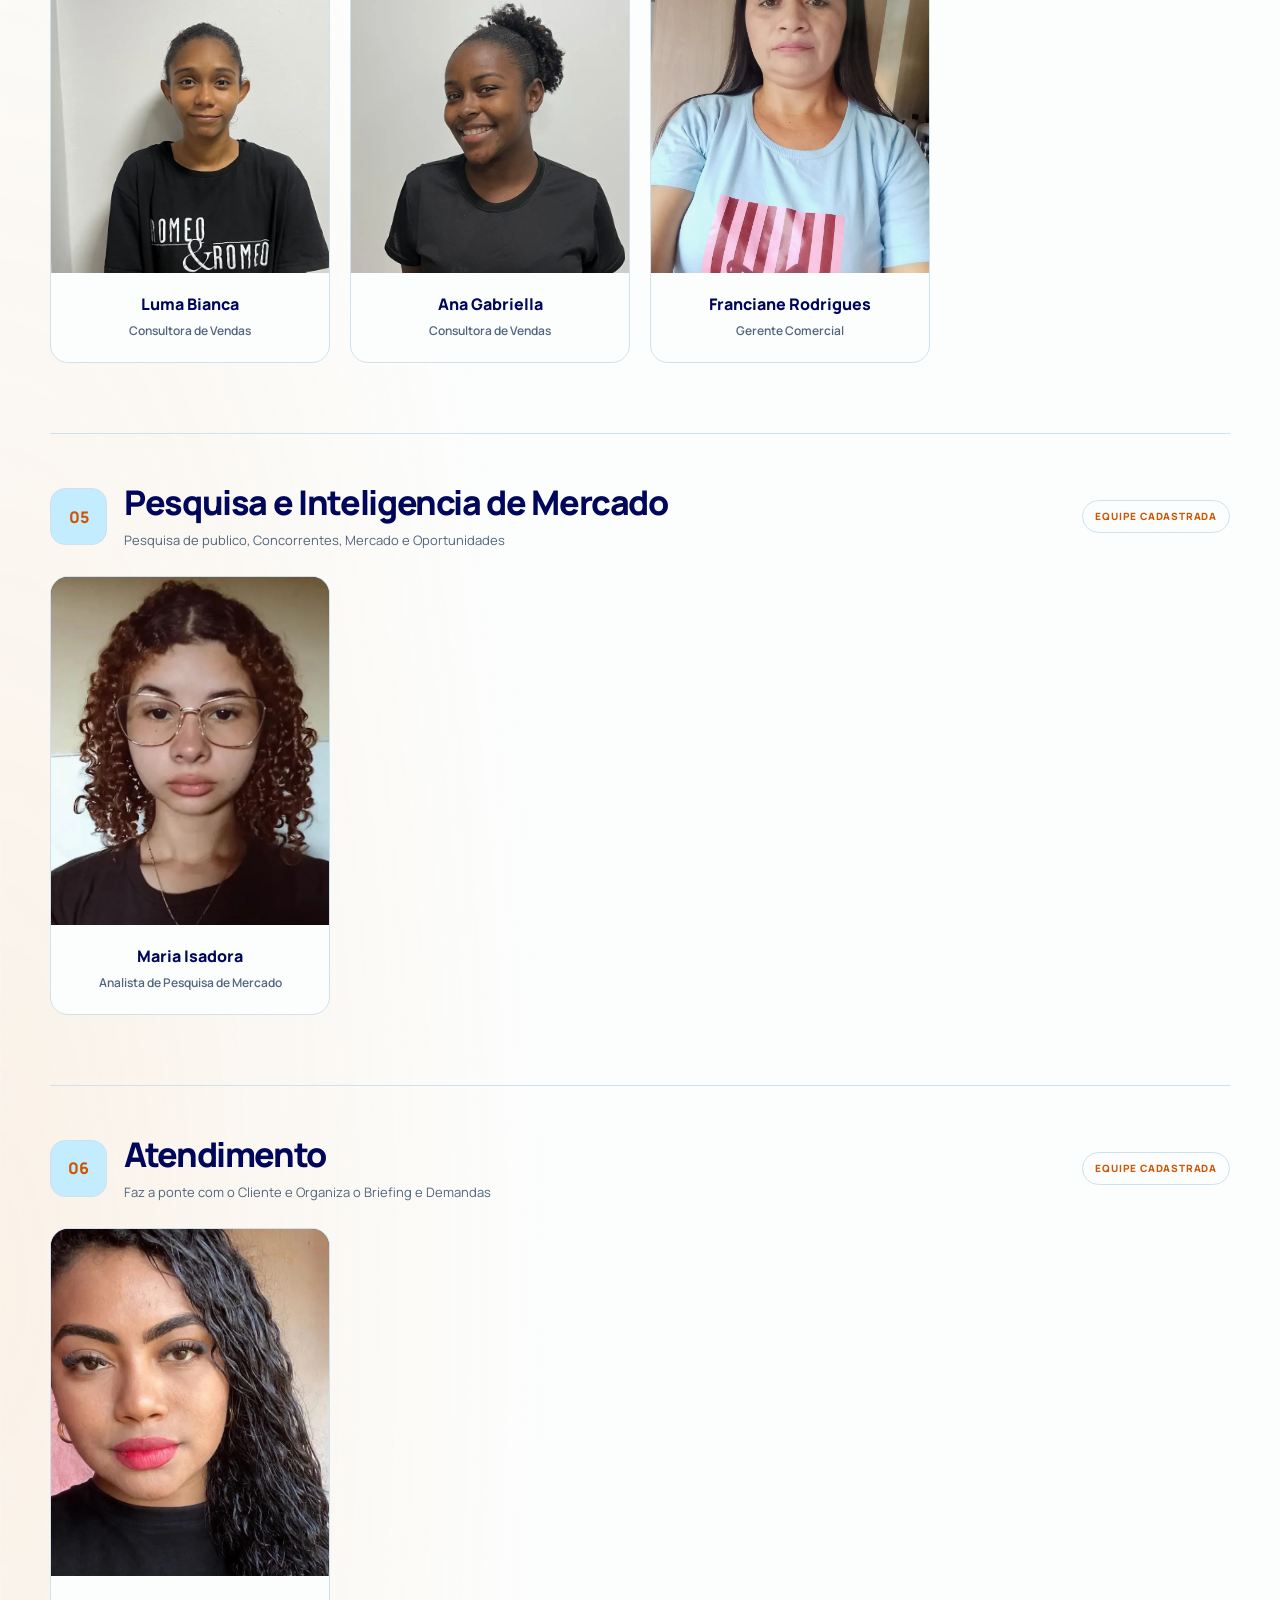
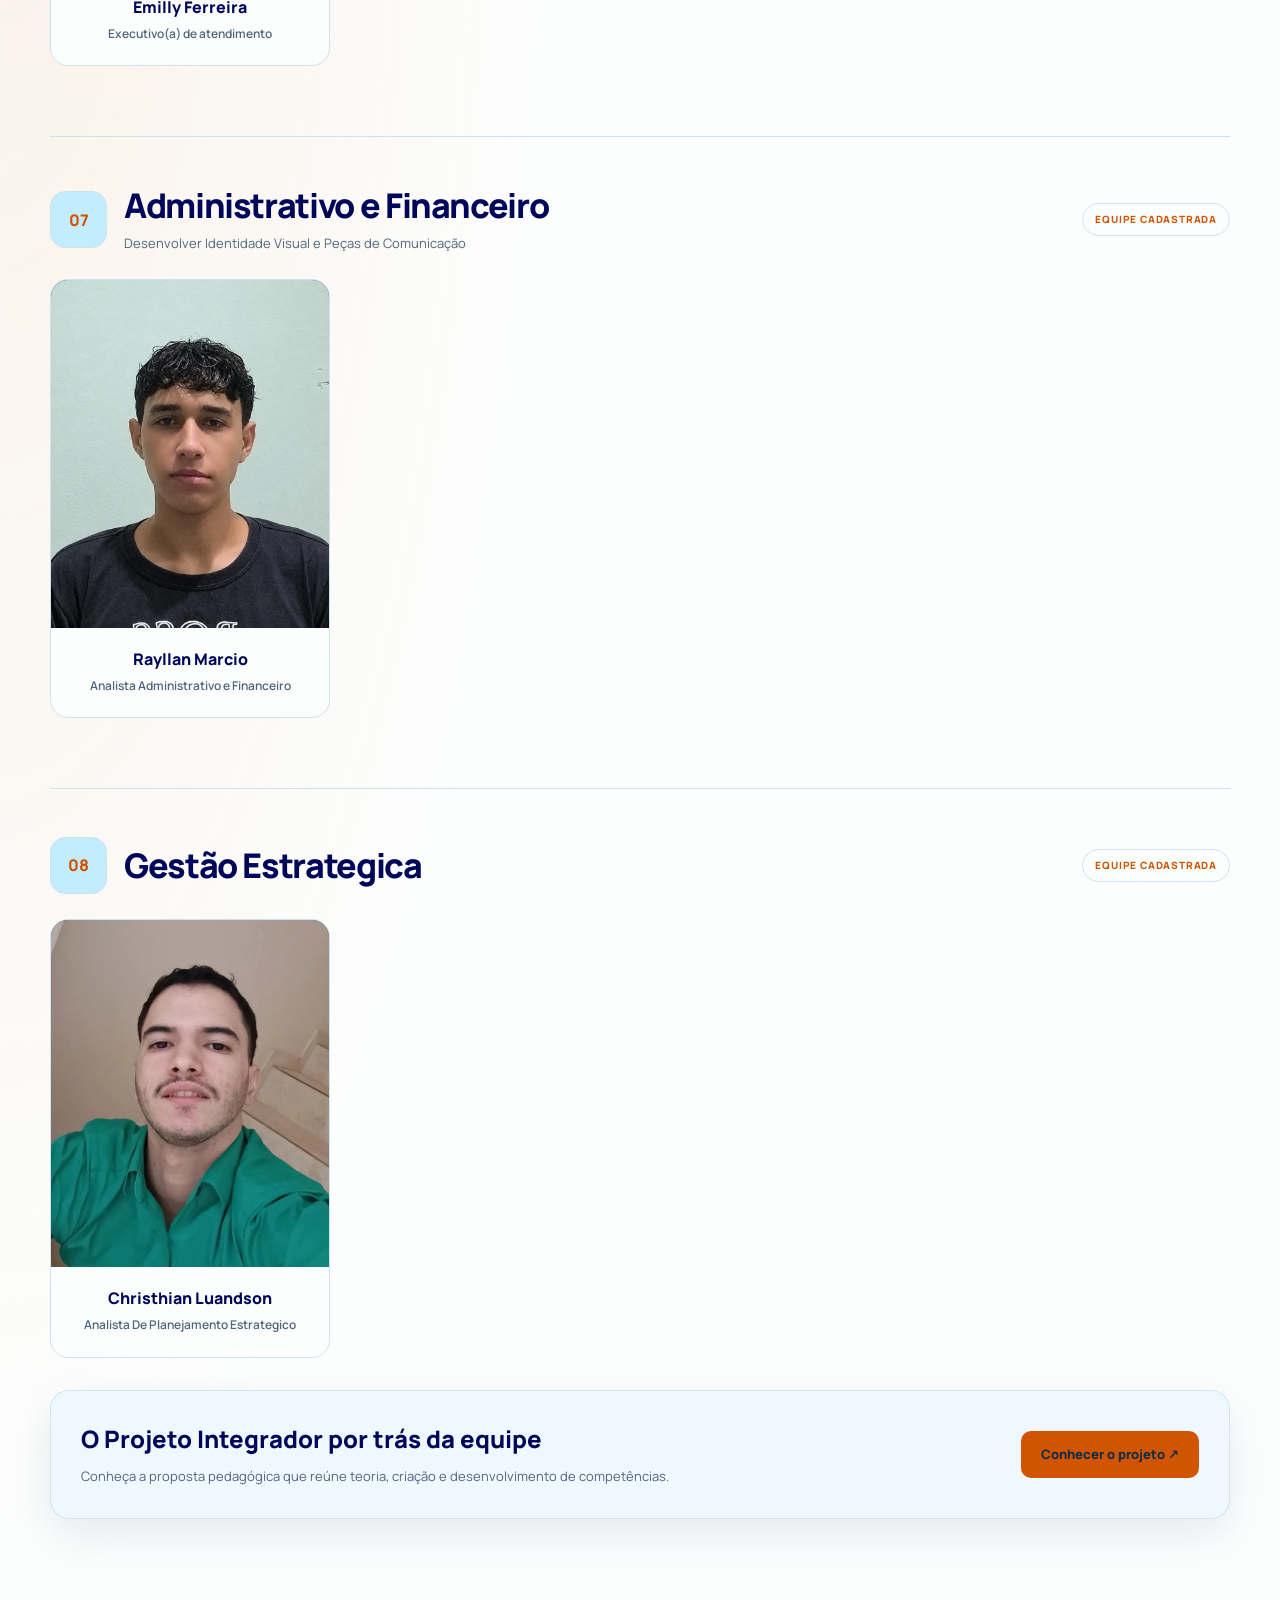
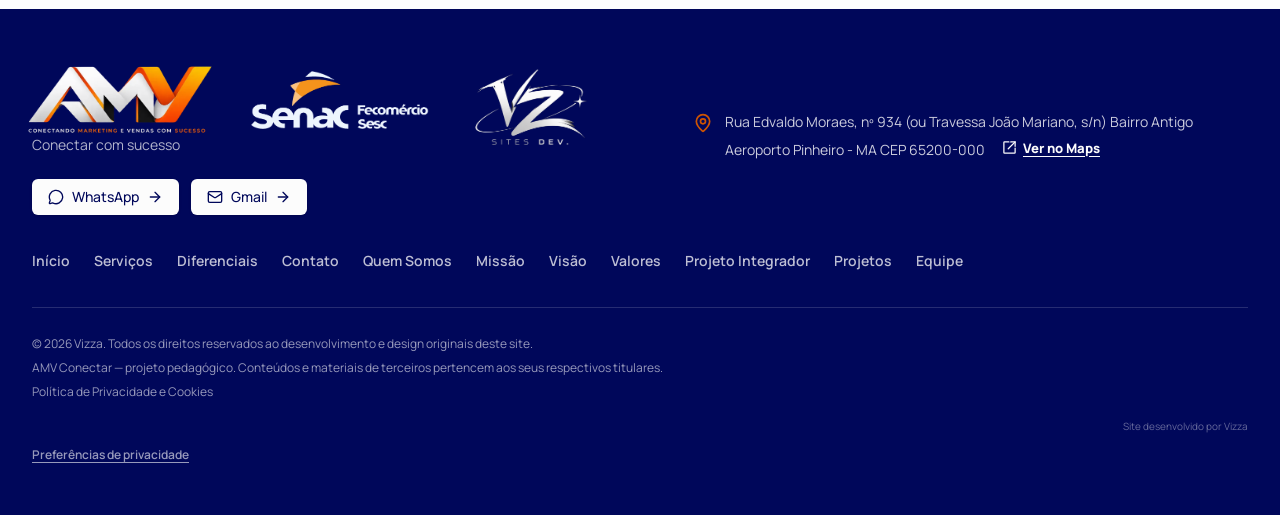
<file: equipe.html>
<!DOCTYPE html>
<html lang="pt-BR"><head><meta charset="utf-8"/><meta content="width=device-width, initial-scale=1" name="viewport"/><title>Equipe | AMV Conectar</title><meta content="AMV Conectar" name="author"/><meta content="Veja como a AMV Conectar apresenta as áreas de atuação no Projeto Integrador do SENAC Pinheiro - MA." name="description"/><meta content="Equipe e Áreas | AMV Conectar" property="og:title"/><meta content="Veja como a AMV Conectar apresenta as áreas de atuação no Projeto Integrador do SENAC Pinheiro - MA." property="og:description"/><meta content="website" property="og:type"/><meta content="summary_large_image" name="twitter:card"/><link href="assets/site.min.css?v=1" rel="stylesheet"/><link href="assets/favicon.png" rel="icon" type="image/png"/><script src="assets/theme.js?v=20261022-cookie1"></script><link rel="stylesheet" href="assets/consent.css?v=20261022-cookie1"><link rel="stylesheet" href="assets/pro-preview.css?v=2"/><link rel="stylesheet" href="assets/v2-ambience.css?v=2"/><link rel="stylesheet" href="assets/equipe-areas.css?v=1"/><meta property="og:image" content="https://vizzahck.github.io/Amv.Ultimate/assets/amv-compartilhamento-2026.jpg"/><meta name="twitter:image" content="https://vizzahck.github.io/Amv.Ultimate/assets/amv-compartilhamento-2026.jpg"/><link rel="stylesheet" href="assets/footer-brand.css?v=8"/><link href="assets/amv-theme-brand.css?v=20261026c" rel="stylesheet"/><link href="assets/theme-motion.css?v=20261026" rel="stylesheet"/><link rel="canonical" href="https://vizzahck.github.io/Amv.Ultimate/equipe.html"/><meta property="og:url" content="https://vizzahck.github.io/Amv.Ultimate/equipe.html"/><meta property="og:image:alt" content="AMV Conectar — agência experimental de Marketing e Vendas do SENAC Pinheiro, com identidade azul e laranja"/><meta property="og:image:width" content="1200"/><meta property="og:image:height" content="630"/><meta name="theme-color" content="#071336"/><link rel="stylesheet" href="assets/v2-finish.css?v=1"/><link rel="stylesheet" href="assets/v2-flow.css?v=1"/><link rel="stylesheet" href="assets/v2-polish.css?v=1"/><meta property="og:image:type" content="image/jpeg"/><link rel="preload" href="assets/manrope-4.ttf" as="font" type="font/ttf" crossorigin/><script>!function(){try{var reduced=window.matchMedia&&matchMedia("(prefers-reduced-motion: reduce)").matches;var force=new URLSearchParams(location.search).get("intro")==="1";var seen=sessionStorage.getItem("amv-intro-seen-v2-01")==="1";if(!reduced&&(force||(!seen&&!location.hash))){document.documentElement.classList.add("amv-intro-pending");window.setTimeout(function(){document.documentElement.classList.remove("amv-intro-pending","amv-intro-leaving")},8000)}}catch(e){}}();</script><link rel="stylesheet" href="assets/intro.css?v=2"/><script defer src="assets/intro.js?v=2"></script><script>!function(){try{if(sessionStorage.getItem("amv-route-next")==="1"){sessionStorage.removeItem("amv-route-next");if(!window.matchMedia("(prefers-reduced-motion: reduce)").matches)document.documentElement.classList.add("amv-route-entering")}}catch(e){}}();</script><link rel="stylesheet" href="assets/v2-experience.css?v=2"/><link rel="stylesheet" href="assets/pointer-effects.css?v=1"/><link rel="stylesheet" href="assets/team-cms.css?v=4"/><link rel="stylesheet" href="assets/links-footer.css?v=1"/></head><body><div id="amv-intro" class="amv-intro" role="dialog" aria-modal="true" aria-label="Abertura da AMV Conectar">
  <div class="amv-intro-graphics" aria-hidden="true"><svg class="amv-intro-lines" viewBox="0 0 560 260" fill="none" xmlns="http://www.w3.org/2000/svg">
  <path d="M0 220C75 211 78 83 164 92C250 100 232 229 331 167C422 111 447 25 560 52"/>
  <path d="M-28 117C45 149 110 184 182 146C272 99 309 60 374 89C439 118 491 187 584 145"/>
  <circle cx="164" cy="92" r="5"/><circle cx="374" cy="89" r="5"/><circle cx="531" cy="154" r="4"/>
  </svg></div>
  <button class="amv-intro-skip" type="button" aria-label="Pular animação de abertura">Pular abertura <span aria-hidden="true">↗</span></button>
  <div class="amv-intro-core">
    <p class="amv-intro-eyebrow">Agência de Marketing e Vendas</p>
    <div class="amv-intro-logo"><img src="assets/amv-marca-escuro.webp" width="967" height="370" decoding="async" alt="AMV Conectar — Conectando Marketing e Vendas com Sucesso"></div>
    <h2 class="amv-intro-headline">Ideias <em>se conectam.</em></h2>
    <p class="amv-intro-subtitle">Projeto Integrador · SENAC Pinheiro — MA</p>
    <div class="amv-intro-progress" aria-hidden="true"><span></span></div>
  </div>
  <span class="amv-intro-corner" aria-hidden="true">Conexão com propósito.</span><span class="amv-intro-index" aria-hidden="true">AMV / 001</span>
</div><a class="v2-skip" href="#conteudo">Pular para o conteúdo</a><header class="amv-smart-header fixed inset-x-0 top-0 z-50 border-b border-border/80 bg-background/95 backdrop-blur-md"><div class="mx-auto flex h-20 max-w-7xl items-center gap-3 px-5 lg:px-8"><a aria-label="AMV Conectar — início" class="shrink-0" href="index.html"><span class="amv-theme-logo amv-theme-logo--header"><img class="amv-brand-image amv-brand-image--light" src="assets/isologo-amv-claro.webp" width="1000" height="325" decoding="async" alt="AMV Conectar — isologo"/><img class="amv-brand-image amv-brand-image--dark" src="assets/isologo-amv-escuro.webp" width="1000" height="329" decoding="async" alt="AMV Conectar — isologo"/></span></a><nav aria-label="Navegação principal" class="ml-auto hidden items-center gap-5 xl:flex"><a class="text-sm font-semibold text-ink/70 hover:text-brand "  href="index.html#inicio">Início</a><details class="v2-nav-menu"><summary>Sobre a AMV</summary><div class="v2-nav-dropdown"><a href="quem-somos.html" >Quem Somos</a><a href="missao.html" >Missão</a><a href="visao.html" >Visão</a><a href="valores.html" >Valores</a><a href="projeto-integrador.html" >Projeto Integrador</a></div></details><a class="text-sm font-semibold text-ink/70 hover:text-brand "  href="index.html#servicos">Serviços</a><a class="text-sm font-semibold text-ink/70 hover:text-brand "  href="projetos.html">Projetos</a><a class="text-sm font-semibold text-ink/70 hover:text-brand text-brand-orange" aria-current="page" href="equipe.html">Equipe</a><a class="text-sm font-semibold text-ink/70 hover:text-brand "  href="index.html#contato">Contato</a></nav><div class="ml-auto flex shrink-0 items-center gap-2 xl:ml-2"><button aria-label="Ativar modo escuro" aria-pressed="false" class="inline-flex items-center justify-center gap-2 whitespace-nowrap rounded-md text-sm font-medium cursor-pointer transition-colors focus-visible:outline-none focus-visible:ring-1 focus-visible:ring-ring disabled:pointer-events-none disabled:opacity-50 disabled:cursor-not-allowed [&amp;_svg]:pointer-events-none [&amp;_svg]:size-4 [&amp;_svg]:shrink-0 border border-input bg-background shadow-sm hover:bg-accent hover:text-accent-foreground size-11 touch-manipulation select-none" data-action="theme" title="Ativar modo escuro" type="button"><svg aria-hidden="true" class="lucide lucide-moon size-5" fill="none" height="24" stroke="currentColor" stroke-linecap="round" stroke-linejoin="round" stroke-width="2" viewbox="0 0 24 24" width="24" xmlns="http://www.w3.org/2000/svg"><path d="M20.985 12.486a9 9 0 1 1-9.473-9.472c.405-.022.617.46.402.803a6 6 0 0 0 8.268 8.268c.344-.215.825-.004.803.401"></path></svg></button><a class="items-center justify-center gap-2 whitespace-nowrap rounded-md text-sm font-medium cursor-pointer transition-colors focus-visible:outline-none focus-visible:ring-1 focus-visible:ring-ring disabled:pointer-events-none disabled:opacity-50 disabled:cursor-not-allowed [&amp;_svg]:pointer-events-none [&amp;_svg]:size-4 [&amp;_svg]:shrink-0 bg-primary text-primary-foreground shadow-sm hover:-translate-y-0.5 hover:bg-primary/90 hover:shadow-lg h-9 px-4 py-2 hidden md:inline-flex" href="https://wa.me/5598984833670" rel="noopener noreferrer" target="_blank">Fale conosco <svg aria-hidden="true" class="lucide lucide-message-circle" fill="none" height="24" stroke="currentColor" stroke-linecap="round" stroke-linejoin="round" stroke-width="2" viewbox="0 0 24 24" width="24" xmlns="http://www.w3.org/2000/svg"><path d="M2.992 16.342a2 2 0 0 1 .094 1.167l-1.065 3.29a1 1 0 0 0 1.236 1.168l3.413-.998a2 2 0 0 1 1.099.092 10 10 0 1 0-4.777-4.719"></path></svg></a><button aria-controls="amv-mobile-menu" aria-expanded="false" aria-label="Abrir menu" class="inline-flex items-center justify-center gap-2 whitespace-nowrap rounded-md text-sm font-medium cursor-pointer transition-colors focus-visible:outline-none focus-visible:ring-1 focus-visible:ring-ring disabled:pointer-events-none disabled:opacity-50 disabled:cursor-not-allowed [&amp;_svg]:pointer-events-none [&amp;_svg]:size-4 [&amp;_svg]:shrink-0 hover:bg-accent hover:text-accent-foreground h-9 w-9 xl:hidden" data-action="menu"><svg aria-hidden="true" class="lucide lucide-menu" fill="none" height="24" stroke="currentColor" stroke-linecap="round" stroke-linejoin="round" stroke-width="2" viewbox="0 0 24 24" width="24" xmlns="http://www.w3.org/2000/svg"><path d="M4 5h16"></path><path d="M4 12h16"></path><path d="M4 19h16"></path></svg></button></div></div><nav aria-label="Navegação móvel" class="max-h-[calc(100dvh-5rem)] overflow-y-auto border-t border-border bg-background px-5 py-3 xl:hidden" hidden="" id="amv-mobile-menu"><a class="flex min-h-11 items-center border-b border-border text-sm font-bold text-brand-deep" href="index.html#inicio">Início<span aria-hidden="true" style="margin-left:auto">↗</span></a><details class="v2-mobile-details"><summary>Sobre a AMV</summary><a href="quem-somos.html" >Quem Somos</a><a href="missao.html" >Missão</a><a href="visao.html" >Visão</a><a href="valores.html" >Valores</a><a href="projeto-integrador.html" >Projeto Integrador</a></details><a class="flex min-h-11 items-center border-b border-border text-sm font-bold text-brand-deep" href="index.html#servicos">Serviços<span aria-hidden="true" style="margin-left:auto">↗</span></a><a class="flex min-h-11 items-center border-b border-border text-sm font-bold text-brand-deep" href="projetos.html">Projetos<span aria-hidden="true" style="margin-left:auto">↗</span></a><a class="flex min-h-11 items-center border-b border-border text-sm font-bold text-brand-deep" href="equipe.html">Equipe<span aria-hidden="true" style="margin-left:auto">↗</span></a><a class="flex min-h-11 items-center border-b border-border text-sm font-bold text-brand-deep" href="index.html#contato">Contato<span aria-hidden="true" style="margin-left:auto">↗</span></a><button aria-pressed="false" class="flex min-h-11 w-full items-center border-b border-border text-sm font-bold text-brand-deep" data-action="theme" type="button">Ativar modo escuro<svg aria-hidden="true" class="lucide lucide-moon ml-auto size-4 text-brand" fill="none" height="24" stroke="currentColor" stroke-linecap="round" stroke-linejoin="round" stroke-width="2" viewbox="0 0 24 24" width="24" xmlns="http://www.w3.org/2000/svg"><path d="M20.985 12.486a9 9 0 1 1-9.473-9.472c.405-.022.617.46.402.803a6 6 0 0 0 8.268 8.268c.344-.215.825-.004.803.401"></path></svg></button><a class="inline-flex items-center justify-center gap-2 whitespace-nowrap cursor-pointer transition-colors focus-visible:outline-none focus-visible:ring-1 focus-visible:ring-ring disabled:pointer-events-none disabled:opacity-50 disabled:cursor-not-allowed [&amp;_svg]:pointer-events-none [&amp;_svg]:size-4 [&amp;_svg]:shrink-0 bg-primary text-primary-foreground shadow-sm hover:-translate-y-0.5 hover:bg-primary/90 hover:shadow-lg h-12 rounded-md px-6 text-sm font-bold sm:px-8 my-3 w-full" href="https://wa.me/5598984833670" rel="noopener noreferrer" target="_blank">Fale conosco <svg aria-hidden="true" class="lucide lucide-message-circle" fill="none" height="24" stroke="currentColor" stroke-linecap="round" stroke-linejoin="round" stroke-width="2" viewbox="0 0 24 24" width="24" xmlns="http://www.w3.org/2000/svg"><path d="M2.992 16.342a2 2 0 0 1 .094 1.167l-1.065 3.29a1 1 0 0 0 1.236 1.168l3.413-.998a2 2 0 0 1 1.099.092 10 10 0 1 0-4.777-4.719"></path></svg></a></nav></header><main id="conteudo" class="v2-page v2-editorial-page"><div class="v2-inner">
<div class="v2-page-hero"><span class="v2-kicker">Pessoas que conectam</span><h1>Feito por pessoas.<br><em>Movido por ideias.</em></h1><p>A AMV Conectar une formação e prática, valorizando criatividade, colaboração e desenvolvimento profissional entre estudantes do curso de Assistente de Marketing e Vendas do SENAC Pinheiro – MA.</p></div>
<div class="v2-note"><strong>Página em preparação:</strong> os nomes das quatro áreas e os dez cartões abaixo são exemplos de organização, não uma relação oficial da equipe. Fotos e nomes serão incluídos quando os integrantes forem confirmados e autorizarem a publicação.</div>
<div class="v2-areas"><!-- ÁREA 1: ajustar com os dados do arquivo ZIP enviado -->
<section class="v2-area" aria-labelledby="pesquisa-planejamento">
  <div class="v2-area-head">
    <div class="v2-area-title"><span class="v2-area-number" aria-hidden="true">01</span><div><h2 id="pesquisa-planejamento">Pesquisa e Planejamento</h2><p>Pesquisa de mercado, análise de público e estratégias.</p></div></div>
    <span class="v2-area-state">Área ilustrativa</span>
  </div>
  <div class="v2-members"><article class="v2-member"><div class="v2-member-image" role="img" aria-label="Espaço reservado para fotografia do integrante"><svg viewBox="0 0 96 96" fill="none" xmlns="http://www.w3.org/2000/svg" aria-hidden="true"><circle cx="48" cy="31" r="17" stroke="currentColor" stroke-width="3"/><path d="M16 82c1-16 15-29 32-29s31 13 32 29M9 88h78" stroke="currentColor" stroke-width="3" stroke-linecap="round"/></svg><span>Foto em breve</span></div><div class="v2-member-name"><h3>Nome do integrante</h3></div></article>
<article class="v2-member"><div class="v2-member-image" role="img" aria-label="Espaço reservado para fotografia do integrante"><svg viewBox="0 0 96 96" fill="none" xmlns="http://www.w3.org/2000/svg" aria-hidden="true"><circle cx="48" cy="31" r="17" stroke="currentColor" stroke-width="3"/><path d="M16 82c1-16 15-29 32-29s31 13 32 29M9 88h78" stroke="currentColor" stroke-width="3" stroke-linecap="round"/></svg><span>Foto em breve</span></div><div class="v2-member-name"><h3>Nome do integrante</h3></div></article>
<article class="v2-member"><div class="v2-member-image" role="img" aria-label="Espaço reservado para fotografia do integrante"><svg viewBox="0 0 96 96" fill="none" xmlns="http://www.w3.org/2000/svg" aria-hidden="true"><circle cx="48" cy="31" r="17" stroke="currentColor" stroke-width="3"/><path d="M16 82c1-16 15-29 32-29s31 13 32 29M9 88h78" stroke="currentColor" stroke-width="3" stroke-linecap="round"/></svg><span>Foto em breve</span></div><div class="v2-member-name"><h3>Nome do integrante</h3></div></article></div>
</section>
<!-- ÁREA 2: ajustar com os dados do arquivo ZIP enviado -->
<section class="v2-area" aria-labelledby="criacao-comunicacao">
  <div class="v2-area-head">
    <div class="v2-area-title"><span class="v2-area-number" aria-hidden="true">02</span><div><h2 id="criacao-comunicacao">Criação e Comunicação</h2><p>Identidade visual, conteúdo e campanhas.</p></div></div>
    <span class="v2-area-state">Área ilustrativa</span>
  </div>
  <div class="v2-members"><article class="v2-member"><div class="v2-member-image" role="img" aria-label="Espaço reservado para fotografia do integrante"><svg viewBox="0 0 96 96" fill="none" xmlns="http://www.w3.org/2000/svg" aria-hidden="true"><circle cx="48" cy="31" r="17" stroke="currentColor" stroke-width="3"/><path d="M16 82c1-16 15-29 32-29s31 13 32 29M9 88h78" stroke="currentColor" stroke-width="3" stroke-linecap="round"/></svg><span>Foto em breve</span></div><div class="v2-member-name"><h3>Nome do integrante</h3></div></article>
<article class="v2-member"><div class="v2-member-image" role="img" aria-label="Espaço reservado para fotografia do integrante"><svg viewBox="0 0 96 96" fill="none" xmlns="http://www.w3.org/2000/svg" aria-hidden="true"><circle cx="48" cy="31" r="17" stroke="currentColor" stroke-width="3"/><path d="M16 82c1-16 15-29 32-29s31 13 32 29M9 88h78" stroke="currentColor" stroke-width="3" stroke-linecap="round"/></svg><span>Foto em breve</span></div><div class="v2-member-name"><h3>Nome do integrante</h3></div></article>
<article class="v2-member"><div class="v2-member-image" role="img" aria-label="Espaço reservado para fotografia do integrante"><svg viewBox="0 0 96 96" fill="none" xmlns="http://www.w3.org/2000/svg" aria-hidden="true"><circle cx="48" cy="31" r="17" stroke="currentColor" stroke-width="3"/><path d="M16 82c1-16 15-29 32-29s31 13 32 29M9 88h78" stroke="currentColor" stroke-width="3" stroke-linecap="round"/></svg><span>Foto em breve</span></div><div class="v2-member-name"><h3>Nome do integrante</h3></div></article></div>
</section>
<!-- ÁREA 3: ajustar com os dados do arquivo ZIP enviado -->
<section class="v2-area" aria-labelledby="marketing-digital">
  <div class="v2-area-head">
    <div class="v2-area-title"><span class="v2-area-number" aria-hidden="true">03</span><div><h2 id="marketing-digital">Marketing Digital</h2><p>Estratégias e presença digital.</p></div></div>
    <span class="v2-area-state">Área ilustrativa</span>
  </div>
  <div class="v2-members"><article class="v2-member"><div class="v2-member-image" role="img" aria-label="Espaço reservado para fotografia do integrante"><svg viewBox="0 0 96 96" fill="none" xmlns="http://www.w3.org/2000/svg" aria-hidden="true"><circle cx="48" cy="31" r="17" stroke="currentColor" stroke-width="3"/><path d="M16 82c1-16 15-29 32-29s31 13 32 29M9 88h78" stroke="currentColor" stroke-width="3" stroke-linecap="round"/></svg><span>Foto em breve</span></div><div class="v2-member-name"><h3>Nome do integrante</h3></div></article>
<article class="v2-member"><div class="v2-member-image" role="img" aria-label="Espaço reservado para fotografia do integrante"><svg viewBox="0 0 96 96" fill="none" xmlns="http://www.w3.org/2000/svg" aria-hidden="true"><circle cx="48" cy="31" r="17" stroke="currentColor" stroke-width="3"/><path d="M16 82c1-16 15-29 32-29s31 13 32 29M9 88h78" stroke="currentColor" stroke-width="3" stroke-linecap="round"/></svg><span>Foto em breve</span></div><div class="v2-member-name"><h3>Nome do integrante</h3></div></article></div>
</section>
<!-- ÁREA 4: ajustar com os dados do arquivo ZIP enviado -->
<section class="v2-area" aria-labelledby="atendimento-vendas">
  <div class="v2-area-head">
    <div class="v2-area-title"><span class="v2-area-number" aria-hidden="true">04</span><div><h2 id="atendimento-vendas">Atendimento e Vendas</h2><p>Relacionamento com o público e processos comerciais.</p></div></div>
    <span class="v2-area-state">Área ilustrativa</span>
  </div>
  <div class="v2-members"><article class="v2-member"><div class="v2-member-image" role="img" aria-label="Espaço reservado para fotografia do integrante"><svg viewBox="0 0 96 96" fill="none" xmlns="http://www.w3.org/2000/svg" aria-hidden="true"><circle cx="48" cy="31" r="17" stroke="currentColor" stroke-width="3"/><path d="M16 82c1-16 15-29 32-29s31 13 32 29M9 88h78" stroke="currentColor" stroke-width="3" stroke-linecap="round"/></svg><span>Foto em breve</span></div><div class="v2-member-name"><h3>Nome do integrante</h3></div></article>
<article class="v2-member"><div class="v2-member-image" role="img" aria-label="Espaço reservado para fotografia do integrante"><svg viewBox="0 0 96 96" fill="none" xmlns="http://www.w3.org/2000/svg" aria-hidden="true"><circle cx="48" cy="31" r="17" stroke="currentColor" stroke-width="3"/><path d="M16 82c1-16 15-29 32-29s31 13 32 29M9 88h78" stroke="currentColor" stroke-width="3" stroke-linecap="round"/></svg><span>Foto em breve</span></div><div class="v2-member-name"><h3>Nome do integrante</h3></div></article></div>
</section></div>
<div class="v2-panel"><div><h2>O Projeto Integrador por trás da equipe</h2><p>Conheça a proposta pedagógica que reúne teoria, criação e desenvolvimento de competências.</p></div><a class="v2-button" href="projeto-integrador.html">Conhecer o projeto ↗</a></div>
</div></main><div class="fixed bottom-4 right-4 z-[60] flex flex-col items-end gap-3 sm:bottom-6 sm:right-6"><section aria-label="Assistente AMV" class="rise-in flex h-[min(560px,calc(100dvh-7rem))] w-[calc(100vw-2rem)] max-w-sm flex-col overflow-hidden rounded-xl border border-border bg-background shadow-2xl" hidden="" id="amv-assistant" role="dialog" tabindex="-1"><header class="flex items-center gap-3 bg-brand-panel px-4 py-3"><span class="grid size-9 place-items-center rounded-full bg-brand-orange text-on-panel"><svg aria-hidden="true" class="lucide lucide-message-circle size-4" fill="none" height="24" stroke="currentColor" stroke-linecap="round" stroke-linejoin="round" stroke-width="2" viewbox="0 0 24 24" width="24" xmlns="http://www.w3.org/2000/svg"><path d="M2.992 16.342a2 2 0 0 1 .094 1.167l-1.065 3.29a1 1 0 0 0 1.236 1.168l3.413-.998a2 2 0 0 1 1.099.092 10 10 0 1 0-4.777-4.719"></path></svg></span><div class="mr-auto"><p class="text-sm font-extrabold text-on-panel">Assistente AMV</p><p class="text-xs text-on-panel/70">Respostas rápidas</p></div><button aria-label="Minimizar" class="grid size-9 place-items-center rounded-md text-on-panel/80 hover:bg-on-panel/10" data-action="assistant-minimizar" type="button"><svg aria-hidden="true" class="lucide lucide-minus size-4" fill="none" height="24" stroke="currentColor" stroke-linecap="round" stroke-linejoin="round" stroke-width="2" viewbox="0 0 24 24" width="24" xmlns="http://www.w3.org/2000/svg"><path d="M5 12h14"></path></svg></button><button aria-label="Fechar" class="grid size-9 place-items-center rounded-md text-on-panel/80 hover:bg-on-panel/10" data-action="assistant-fechar" type="button"><svg aria-hidden="true" class="lucide lucide-x size-4" fill="none" height="24" stroke="currentColor" stroke-linecap="round" stroke-linejoin="round" stroke-width="2" viewbox="0 0 24 24" width="24" xmlns="http://www.w3.org/2000/svg"><path d="M18 6 6 18"></path><path d="m6 6 12 12"></path></svg></button></header><div aria-live="polite" class="flex-1 space-y-3 overflow-y-auto p-4" id="assistant-messages"><div class="max-w-[90%] text-sm leading-6 text-foreground">Olá! Eu sou o Assistente AMV. Escolha uma pergunta abaixo:</div><div class="flex flex-col gap-2 pt-1" id="assistant-questions"><button class="rounded-md border border-border px-3 py-2 text-left text-sm font-semibold text-brand-deep transition hover:border-brand hover:bg-surface-blue" data-faq="0" type="button">O que é a AMV Conectar?</button><button class="rounded-md border border-border px-3 py-2 text-left text-sm font-semibold text-brand-deep transition hover:border-brand hover:bg-surface-blue" data-faq="1" type="button">Qual é o objetivo da AMV?</button><button class="rounded-md border border-border px-3 py-2 text-left text-sm font-semibold text-brand-deep transition hover:border-brand hover:bg-surface-blue" data-faq="2" type="button">O que é o Projeto Integrador?</button><button class="rounded-md border border-border px-3 py-2 text-left text-sm font-semibold text-brand-deep transition hover:border-brand hover:bg-surface-blue" data-faq="3" type="button">Qual é a missão da AMV?</button><button class="rounded-md border border-border px-3 py-2 text-left text-sm font-semibold text-brand-deep transition hover:border-brand hover:bg-surface-blue" data-faq="4" type="button">Qual é a visão da AMV?</button><button class="rounded-md border border-border px-3 py-2 text-left text-sm font-semibold text-brand-deep transition hover:border-brand hover:bg-surface-blue" data-faq="5" type="button">Quais são os valores da AMV?</button><button class="rounded-md border border-border px-3 py-2 text-left text-sm font-semibold text-brand-deep transition hover:border-brand hover:bg-surface-blue" data-faq="6" type="button">Quais serviços a AMV oferece?</button><button class="rounded-md border border-border px-3 py-2 text-left text-sm font-semibold text-brand-deep transition hover:border-brand hover:bg-surface-blue" data-faq="7" type="button">Onde fica a AMV?</button><button class="rounded-md border border-border px-3 py-2 text-left text-sm font-semibold text-brand-deep transition hover:border-brand hover:bg-surface-blue" data-faq="8" type="button">Como entrar em contato com a AMV?</button><button class="rounded-md border border-border px-3 py-2 text-left text-sm font-semibold text-brand-deep transition hover:border-brand hover:bg-surface-blue" data-faq="9" type="button">O que significa AMV?</button></div><div></div></div></section><button aria-expanded="false" aria-label="Assistente AMV" class="inline-flex h-14 items-center gap-2 rounded-full bg-primary px-5 font-bold text-primary-foreground shadow-lg ring-2 ring-brand-orange transition hover:-translate-y-0.5" data-action="assistant-toggle" type="button"><svg aria-hidden="true" class="lucide lucide-message-circle size-5" fill="none" height="24" stroke="currentColor" stroke-linecap="round" stroke-linejoin="round" stroke-width="2" viewbox="0 0 24 24" width="24" xmlns="http://www.w3.org/2000/svg"><path d="M2.992 16.342a2 2 0 0 1 .094 1.167l-1.065 3.29a1 1 0 0 0 1.236 1.168l3.413-.998a2 2 0 0 1 1.099.092 10 10 0 1 0-4.777-4.719"></path></svg><span class="hidden sm:inline">Assistente AMV</span></button></div><footer class="bg-brand-panel py-12"><div class="mx-auto grid max-w-7xl gap-9 px-5 md:grid-cols-[1fr_1fr] lg:px-8"><div><div class="amv-footer-brand-row"><a aria-label="AMV Conectar — início" href="index.html"><span class="amv-theme-logo amv-theme-logo--footer"><img class="amv-brand-image amv-brand-image--light" src="assets/amv-marca-claro.webp" width="980" height="383" decoding="async" loading="lazy" alt="AMV — Conectando Marketing e Vendas com Sucesso"/><img class="amv-brand-image amv-brand-image--dark" src="assets/amv-marca-escuro.webp" width="967" height="370" decoding="async" loading="lazy" alt="AMV — Conectando Marketing e Vendas com Sucesso"/></span></a><div class="amv-footer-partner"><a class="amv-footer-partner-link" href="https://ma.senac.br/" target="_blank" rel="noopener noreferrer" aria-label="Visitar site oficial do Senac Maranhão (abre em uma nova aba)" title="Acessar site oficial do Senac Maranhão"><img src="assets/senac-footer-white-orange.png" width="468" height="151" loading="lazy" decoding="async" alt="Senac, Fecomércio e Sesc"></a></div><div class="amv-footer-developer" aria-label="Desenvolvimento do site: VZ Sites Dev"><img src="assets/vz-sites-dev-footer.png" width="720" height="397" loading="lazy" decoding="async" alt="VZ — Sites Dev, desenvolvimento do site"></div></div><p class="mt-1 text-sm text-on-panel/70">Conectar com sucesso</p><div class="mt-6 flex flex-wrap items-center gap-3" aria-label="Canais de contato"><a class="inline-flex items-center justify-center gap-2 whitespace-nowrap rounded-md text-sm font-medium cursor-pointer transition-colors focus-visible:outline-none focus-visible:ring-1 focus-visible:ring-ring disabled:pointer-events-none disabled:opacity-50 disabled:cursor-not-allowed [&amp;_svg]:pointer-events-none [&amp;_svg]:size-4 [&amp;_svg]:shrink-0 bg-on-panel text-brand-panel shadow-sm hover:-translate-y-0.5 hover:bg-on-panel/90 h-9 px-4 py-2" href="https://wa.me/5598984833670" rel="noopener noreferrer" target="_blank"><svg aria-hidden="true" class="lucide lucide-message-circle" fill="none" height="24" stroke="currentColor" stroke-linecap="round" stroke-linejoin="round" stroke-width="2" viewbox="0 0 24 24" width="24" xmlns="http://www.w3.org/2000/svg"><path d="M2.992 16.342a2 2 0 0 1 .094 1.167l-1.065 3.29a1 1 0 0 0 1.236 1.168l3.413-.998a2 2 0 0 1 1.099.092 10 10 0 1 0-4.777-4.719"></path></svg> WhatsApp <svg aria-hidden="true" class="lucide lucide-arrow-right" fill="none" height="24" stroke="currentColor" stroke-linecap="round" stroke-linejoin="round" stroke-width="2" viewbox="0 0 24 24" width="24" xmlns="http://www.w3.org/2000/svg"><path d="M5 12h14"></path><path d="m12 5 7 7-7 7"></path></svg></a><a class="inline-flex items-center justify-center gap-2 whitespace-nowrap rounded-md text-sm font-medium cursor-pointer transition-colors focus-visible:outline-none focus-visible:ring-1 focus-visible:ring-ring disabled:pointer-events-none disabled:opacity-50 disabled:cursor-not-allowed [&amp;_svg]:pointer-events-none [&amp;_svg]:size-4 [&amp;_svg]:shrink-0 bg-on-panel text-brand-panel shadow-sm hover:-translate-y-0.5 hover:bg-on-panel/90 h-9 px-4 py-2" href="https://mail.google.com/mail/?view=cm&amp;fs=1&amp;to=amvconectar%40gmail.com" rel="noopener noreferrer" target="_blank" aria-label="Enviar e-mail para a AMV pelo Gmail (abre em nova aba)"><svg aria-hidden="true" class="lucide lucide-mail" fill="none" height="24" stroke="currentColor" stroke-linecap="round" stroke-linejoin="round" stroke-width="2" viewbox="0 0 24 24" width="24" xmlns="http://www.w3.org/2000/svg"><rect width="20" height="16" x="2" y="4" rx="2"></rect><path d="m22 7-8.97 5.7a1.94 1.94 0 0 1-2.06 0L2 7"></path></svg> Gmail <svg aria-hidden="true" class="lucide lucide-arrow-right" fill="none" height="24" stroke="currentColor" stroke-linecap="round" stroke-linejoin="round" stroke-width="2" viewbox="0 0 24 24" width="24" xmlns="http://www.w3.org/2000/svg"><path d="M5 12h14"></path><path d="m12 5 7 7-7 7"></path></svg></a></div></div><address class="flex gap-3 text-sm not-italic leading-7 text-on-panel/80"><svg aria-hidden="true" class="lucide lucide-map-pin mt-1 size-5 shrink-0 text-brand-orange" fill="none" height="24" stroke="currentColor" stroke-linecap="round" stroke-linejoin="round" stroke-width="2" viewbox="0 0 24 24" width="24" xmlns="http://www.w3.org/2000/svg"><path d="M20 10c0 4.993-5.539 10.193-7.399 11.799a1 1 0 0 1-1.202 0C9.539 20.193 4 14.993 4 10a8 8 0 0 1 16 0"></path><circle cx="12" cy="10" r="3"></circle></svg><span>Rua Edvaldo Moraes, nº 934<br/> (ou Travessa João Mariano, s/n)<br/> Bairro Antigo Aeroporto<br/> Pinheiro - MA<br/> CEP 65200-000 <a class="amv-maps-link" href="https://maps.app.goo.gl/efMrbSESCHAUTsFR6" target="_blank" rel="noopener noreferrer" aria-label="Ver endereço da AMV no Google Maps (abre em nova aba)"><svg aria-hidden="true" viewBox="0 0 24 24" fill="none" stroke="currentColor" stroke-width="2" stroke-linecap="round" stroke-linejoin="round" width="15" height="15"><path d="M14 3h7v7"/><path d="M10 14 21 3"/><path d="M21 13v7a1 1 0 0 1-1 1H4a1 1 0 0 1-1-1V4a1 1 0 0 1 1-1h7"/></svg>Ver no Maps</a></span></address><nav aria-label="Navegação do rodapé" class="flex flex-wrap gap-x-6 gap-y-3 md:col-span-2"><a class="text-sm font-semibold text-on-panel/75 hover:text-on-panel" href="index.html#inicio">Início</a><a class="text-sm font-semibold text-on-panel/75 hover:text-on-panel" href="index.html#servicos">Serviços</a><a class="text-sm font-semibold text-on-panel/75 hover:text-on-panel" href="index.html#diferenciais">Diferenciais</a><a class="text-sm font-semibold text-on-panel/75 hover:text-on-panel" href="index.html#contato">Contato</a><a aria-current="page" class="text-sm font-semibold text-on-panel/75 hover:text-on-panel active" data-status="active" href="quem-somos.html">Quem Somos</a><a class="text-sm font-semibold text-on-panel/75 hover:text-on-panel" href="missao.html">Missão</a><a class="text-sm font-semibold text-on-panel/75 hover:text-on-panel" href="visao.html">Visão</a><a class="text-sm font-semibold text-on-panel/75 hover:text-on-panel" href="valores.html">Valores</a><a class="text-sm font-semibold text-on-panel/75 hover:text-on-panel" href="projeto-integrador.html">Projeto Integrador</a><a class="text-sm font-semibold text-on-panel/75 hover:text-on-panel" href="projetos.html">Projetos</a><a class="text-sm font-semibold text-on-panel/75 hover:text-on-panel" href="equipe.html">Equipe</a></nav><div class="border-t border-on-panel/15 pt-7 text-xs text-on-panel/60 md:col-span-2"><p>© 2026 Vizza. Todos os direitos reservados ao desenvolvimento e design originais deste site.</p><p class="mt-2">AMV Conectar — projeto pedagógico. Conteúdos e materiais de terceiros pertencem aos seus respectivos titulares.</p><p class="mt-2"><a class="underline hover:text-on-panel" href="privacidade.html">Política de Privacidade e Cookies</a></p><p class="mt-5 text-right text-[10px] text-on-panel/40">Site desenvolvido por Vizza</p></div></div></footer><script defer="" src="assets/faq.js"></script><script defer="" src="assets/site.js?v=20261028-contact2"></script><script defer src="assets/assistant-config.js"></script><script defer src="assets/assistant-ai.js?v=20261028-cota5"></script><script defer src="assets/consent.js?v=20261022-cookie1"></script><script defer src="assets/v2-polish.js?v=1"></script><script defer src="assets/v2-experience.js?v=1"></script><script defer src="assets/pointer-effects.js?v=2"></script><script defer src="assets/cms-runtime.js?v=2"></script><script defer src="assets/brand-runtime.js?v=1"></script><script defer src="assets/team-cms.js?v=4"></script><script defer src="assets/links-runtime.js?v=1"></script></body></html>
</file>
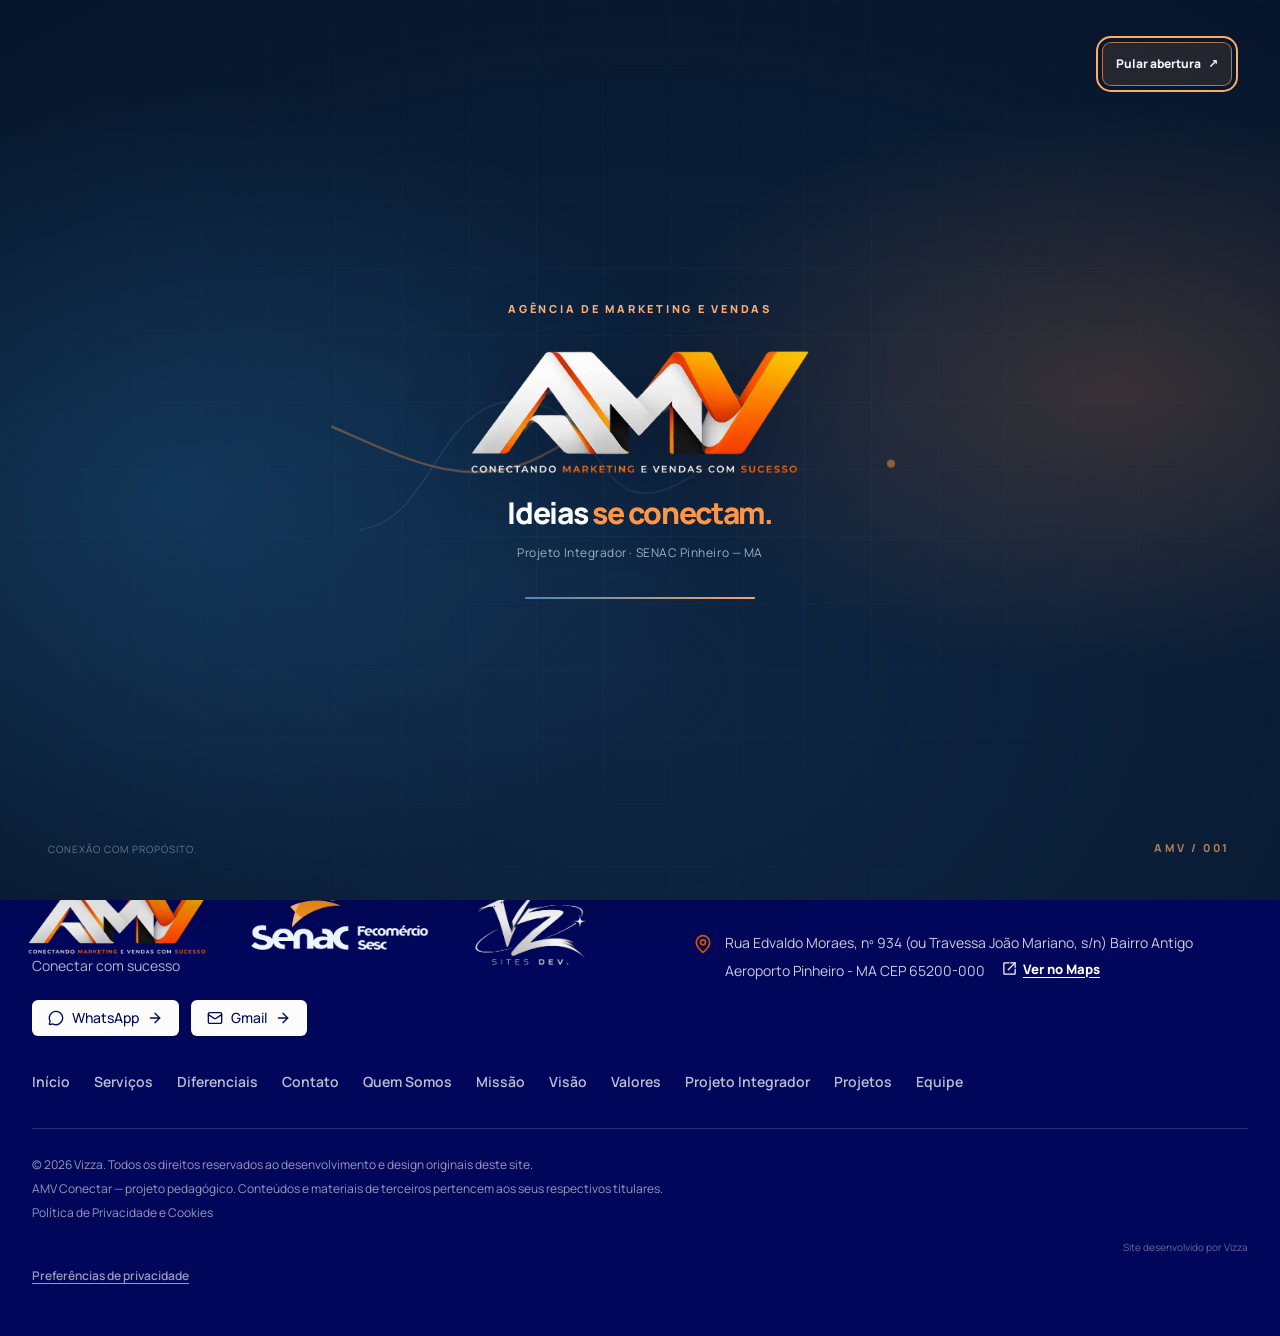
<file: missao.html>
<!DOCTYPE html>
<html lang="pt-BR"><head><meta charset="utf-8"/><meta content="width=device-width, initial-scale=1" name="viewport"/><title>Missão | AMV Conectar</title><meta content="AMV Conectar" name="author"/><meta content="Conectar marcas e pessoas com soluções inovadoras e estratégias criativas de Marketing e Vendas para o mercado regional." name="description"/><meta content="Missão | AMV Conectar" property="og:title"/><meta content="Conectar marcas e pessoas com soluções inovadoras e estratégias criativas de Marketing e Vendas para o mercado regional." property="og:description"/><meta content="website" property="og:type"/><meta content="summary_large_image" name="twitter:card"/><link href="assets/site.min.css?v=1" rel="stylesheet"/><link href="assets/favicon.png" rel="icon" type="image/png"/><script src="assets/theme.js?v=20261022-cookie1"></script><link rel="stylesheet" href="assets/consent.css?v=20261022-cookie1"><link rel="stylesheet" href="assets/pro-preview.css?v=2"/><link rel="stylesheet" href="assets/v2-ambience.css?v=2"/><meta property="og:image" content="https://vizzahck.github.io/Amv.Ultimate/assets/amv-compartilhamento-2026.jpg"/><meta name="twitter:image" content="https://vizzahck.github.io/Amv.Ultimate/assets/amv-compartilhamento-2026.jpg"/><link rel="stylesheet" href="assets/footer-brand.css?v=8"/><link href="assets/amv-theme-brand.css?v=20261026c" rel="stylesheet"/><link href="assets/theme-motion.css?v=20261026" rel="stylesheet"/><link rel="canonical" href="https://vizzahck.github.io/Amv.Ultimate/missao.html"/><meta property="og:url" content="https://vizzahck.github.io/Amv.Ultimate/missao.html"/><meta property="og:image:alt" content="AMV Conectar — agência experimental de Marketing e Vendas do SENAC Pinheiro, com identidade azul e laranja"/><meta property="og:image:width" content="1200"/><meta property="og:image:height" content="630"/><meta name="theme-color" content="#071336"/><link rel="stylesheet" href="assets/v2-finish.css?v=1"/><link rel="stylesheet" href="assets/v2-flow.css?v=1"/><link rel="stylesheet" href="assets/v2-polish.css?v=1"/><meta property="og:image:type" content="image/jpeg"/><link rel="preload" href="assets/manrope-4.ttf" as="font" type="font/ttf" crossorigin/><script>!function(){try{var reduced=window.matchMedia&&matchMedia("(prefers-reduced-motion: reduce)").matches;var force=new URLSearchParams(location.search).get("intro")==="1";var seen=sessionStorage.getItem("amv-intro-seen-v2-01")==="1";if(!reduced&&(force||(!seen&&!location.hash))){document.documentElement.classList.add("amv-intro-pending");window.setTimeout(function(){document.documentElement.classList.remove("amv-intro-pending","amv-intro-leaving")},8000)}}catch(e){}}();</script><link rel="stylesheet" href="assets/intro.css?v=2"/><script defer src="assets/intro.js?v=2"></script><script>!function(){try{if(sessionStorage.getItem("amv-route-next")==="1"){sessionStorage.removeItem("amv-route-next");if(!window.matchMedia("(prefers-reduced-motion: reduce)").matches)document.documentElement.classList.add("amv-route-entering")}}catch(e){}}();</script><link rel="stylesheet" href="assets/v2-experience.css?v=2"/><link rel="stylesheet" href="assets/pointer-effects.css?v=1"/><link rel="stylesheet" href="assets/links-footer.css?v=1"/></head><body><div id="amv-intro" class="amv-intro" role="dialog" aria-modal="true" aria-label="Abertura da AMV Conectar">
  <div class="amv-intro-graphics" aria-hidden="true"><svg class="amv-intro-lines" viewBox="0 0 560 260" fill="none" xmlns="http://www.w3.org/2000/svg">
  <path d="M0 220C75 211 78 83 164 92C250 100 232 229 331 167C422 111 447 25 560 52"/>
  <path d="M-28 117C45 149 110 184 182 146C272 99 309 60 374 89C439 118 491 187 584 145"/>
  <circle cx="164" cy="92" r="5"/><circle cx="374" cy="89" r="5"/><circle cx="531" cy="154" r="4"/>
  </svg></div>
  <button class="amv-intro-skip" type="button" aria-label="Pular animação de abertura">Pular abertura <span aria-hidden="true">↗</span></button>
  <div class="amv-intro-core">
    <p class="amv-intro-eyebrow">Agência de Marketing e Vendas</p>
    <div class="amv-intro-logo"><img src="assets/amv-marca-escuro.webp" width="967" height="370" decoding="async" alt="AMV Conectar — Conectando Marketing e Vendas com Sucesso"></div>
    <h2 class="amv-intro-headline">Ideias <em>se conectam.</em></h2>
    <p class="amv-intro-subtitle">Projeto Integrador · SENAC Pinheiro — MA</p>
    <div class="amv-intro-progress" aria-hidden="true"><span></span></div>
  </div>
  <span class="amv-intro-corner" aria-hidden="true">Conexão com propósito.</span><span class="amv-intro-index" aria-hidden="true">AMV / 001</span>
</div><a class="v2-skip" href="#conteudo">Pular para o conteúdo</a><header class="amv-smart-header fixed inset-x-0 top-0 z-50 border-b border-border/80 bg-background/95 backdrop-blur-md"><div class="mx-auto flex h-20 max-w-7xl items-center gap-3 px-5 lg:px-8"><a aria-label="AMV Conectar — início" class="shrink-0" href="index.html"><span class="amv-theme-logo amv-theme-logo--header"><img class="amv-brand-image amv-brand-image--light" src="assets/isologo-amv-claro.webp" width="1000" height="325" decoding="async" alt="AMV Conectar — isologo"/><img class="amv-brand-image amv-brand-image--dark" src="assets/isologo-amv-escuro.webp" width="1000" height="329" decoding="async" alt="AMV Conectar — isologo"/></span></a><nav aria-label="Navegação principal" class="ml-auto hidden items-center gap-5 xl:flex"><a class="text-sm font-semibold text-ink/70 hover:text-brand "  href="index.html#inicio">Início</a><details class="v2-nav-menu"><summary>Sobre a AMV</summary><div class="v2-nav-dropdown"><a href="quem-somos.html" >Quem Somos</a><a href="missao.html" aria-current="page">Missão</a><a href="visao.html" >Visão</a><a href="valores.html" >Valores</a><a href="projeto-integrador.html" >Projeto Integrador</a></div></details><a class="text-sm font-semibold text-ink/70 hover:text-brand "  href="index.html#servicos">Serviços</a><a class="text-sm font-semibold text-ink/70 hover:text-brand "  href="projetos.html">Projetos</a><a class="text-sm font-semibold text-ink/70 hover:text-brand "  href="equipe.html">Equipe</a><a class="text-sm font-semibold text-ink/70 hover:text-brand "  href="index.html#contato">Contato</a></nav><div class="ml-auto flex shrink-0 items-center gap-2 xl:ml-2"><button aria-label="Ativar modo escuro" aria-pressed="false" class="inline-flex items-center justify-center gap-2 whitespace-nowrap rounded-md text-sm font-medium cursor-pointer transition-colors focus-visible:outline-none focus-visible:ring-1 focus-visible:ring-ring disabled:pointer-events-none disabled:opacity-50 disabled:cursor-not-allowed [&amp;_svg]:pointer-events-none [&amp;_svg]:size-4 [&amp;_svg]:shrink-0 border border-input bg-background shadow-sm hover:bg-accent hover:text-accent-foreground size-11 touch-manipulation select-none" data-action="theme" title="Ativar modo escuro" type="button"><svg aria-hidden="true" class="lucide lucide-moon size-5" fill="none" height="24" stroke="currentColor" stroke-linecap="round" stroke-linejoin="round" stroke-width="2" viewbox="0 0 24 24" width="24" xmlns="http://www.w3.org/2000/svg"><path d="M20.985 12.486a9 9 0 1 1-9.473-9.472c.405-.022.617.46.402.803a6 6 0 0 0 8.268 8.268c.344-.215.825-.004.803.401"></path></svg></button><a class="items-center justify-center gap-2 whitespace-nowrap rounded-md text-sm font-medium cursor-pointer transition-colors focus-visible:outline-none focus-visible:ring-1 focus-visible:ring-ring disabled:pointer-events-none disabled:opacity-50 disabled:cursor-not-allowed [&amp;_svg]:pointer-events-none [&amp;_svg]:size-4 [&amp;_svg]:shrink-0 bg-primary text-primary-foreground shadow-sm hover:-translate-y-0.5 hover:bg-primary/90 hover:shadow-lg h-9 px-4 py-2 hidden md:inline-flex" href="https://wa.me/5598984833670" rel="noopener noreferrer" target="_blank">Fale conosco <svg aria-hidden="true" class="lucide lucide-message-circle" fill="none" height="24" stroke="currentColor" stroke-linecap="round" stroke-linejoin="round" stroke-width="2" viewbox="0 0 24 24" width="24" xmlns="http://www.w3.org/2000/svg"><path d="M2.992 16.342a2 2 0 0 1 .094 1.167l-1.065 3.29a1 1 0 0 0 1.236 1.168l3.413-.998a2 2 0 0 1 1.099.092 10 10 0 1 0-4.777-4.719"></path></svg></a><button aria-controls="amv-mobile-menu" aria-expanded="false" aria-label="Abrir menu" class="inline-flex items-center justify-center gap-2 whitespace-nowrap rounded-md text-sm font-medium cursor-pointer transition-colors focus-visible:outline-none focus-visible:ring-1 focus-visible:ring-ring disabled:pointer-events-none disabled:opacity-50 disabled:cursor-not-allowed [&amp;_svg]:pointer-events-none [&amp;_svg]:size-4 [&amp;_svg]:shrink-0 hover:bg-accent hover:text-accent-foreground h-9 w-9 xl:hidden" data-action="menu"><svg aria-hidden="true" class="lucide lucide-menu" fill="none" height="24" stroke="currentColor" stroke-linecap="round" stroke-linejoin="round" stroke-width="2" viewbox="0 0 24 24" width="24" xmlns="http://www.w3.org/2000/svg"><path d="M4 5h16"></path><path d="M4 12h16"></path><path d="M4 19h16"></path></svg></button></div></div><nav aria-label="Navegação móvel" class="max-h-[calc(100dvh-5rem)] overflow-y-auto border-t border-border bg-background px-5 py-3 xl:hidden" hidden="" id="amv-mobile-menu"><a class="flex min-h-11 items-center border-b border-border text-sm font-bold text-brand-deep" href="index.html#inicio">Início<span aria-hidden="true" style="margin-left:auto">↗</span></a><details class="v2-mobile-details"><summary>Sobre a AMV</summary><a href="quem-somos.html" >Quem Somos</a><a href="missao.html" aria-current="page">Missão</a><a href="visao.html" >Visão</a><a href="valores.html" >Valores</a><a href="projeto-integrador.html" >Projeto Integrador</a></details><a class="flex min-h-11 items-center border-b border-border text-sm font-bold text-brand-deep" href="index.html#servicos">Serviços<span aria-hidden="true" style="margin-left:auto">↗</span></a><a class="flex min-h-11 items-center border-b border-border text-sm font-bold text-brand-deep" href="projetos.html">Projetos<span aria-hidden="true" style="margin-left:auto">↗</span></a><a class="flex min-h-11 items-center border-b border-border text-sm font-bold text-brand-deep" href="equipe.html">Equipe<span aria-hidden="true" style="margin-left:auto">↗</span></a><a class="flex min-h-11 items-center border-b border-border text-sm font-bold text-brand-deep" href="index.html#contato">Contato<span aria-hidden="true" style="margin-left:auto">↗</span></a><button aria-pressed="false" class="flex min-h-11 w-full items-center border-b border-border text-sm font-bold text-brand-deep" data-action="theme" type="button">Ativar modo escuro<svg aria-hidden="true" class="lucide lucide-moon ml-auto size-4 text-brand" fill="none" height="24" stroke="currentColor" stroke-linecap="round" stroke-linejoin="round" stroke-width="2" viewbox="0 0 24 24" width="24" xmlns="http://www.w3.org/2000/svg"><path d="M20.985 12.486a9 9 0 1 1-9.473-9.472c.405-.022.617.46.402.803a6 6 0 0 0 8.268 8.268c.344-.215.825-.004.803.401"></path></svg></button><a class="inline-flex items-center justify-center gap-2 whitespace-nowrap cursor-pointer transition-colors focus-visible:outline-none focus-visible:ring-1 focus-visible:ring-ring disabled:pointer-events-none disabled:opacity-50 disabled:cursor-not-allowed [&amp;_svg]:pointer-events-none [&amp;_svg]:size-4 [&amp;_svg]:shrink-0 bg-primary text-primary-foreground shadow-sm hover:-translate-y-0.5 hover:bg-primary/90 hover:shadow-lg h-12 rounded-md px-6 text-sm font-bold sm:px-8 my-3 w-full" href="https://wa.me/5598984833670" rel="noopener noreferrer" target="_blank">Fale conosco <svg aria-hidden="true" class="lucide lucide-message-circle" fill="none" height="24" stroke="currentColor" stroke-linecap="round" stroke-linejoin="round" stroke-width="2" viewbox="0 0 24 24" width="24" xmlns="http://www.w3.org/2000/svg"><path d="M2.992 16.342a2 2 0 0 1 .094 1.167l-1.065 3.29a1 1 0 0 0 1.236 1.168l3.413-.998a2 2 0 0 1 1.099.092 10 10 0 1 0-4.777-4.719"></path></svg></a></nav></header><main id="conteudo" class="overflow-hidden bg-background pb-20 pt-32 text-foreground sm:pb-28 sm:pt-40 v2-editorial-page"><div class="mx-auto max-w-7xl px-5 lg:px-8"><a class="inline-flex items-center justify-center gap-2 whitespace-nowrap rounded-md text-sm font-medium cursor-pointer transition-colors focus-visible:outline-none focus-visible:ring-1 focus-visible:ring-ring disabled:pointer-events-none disabled:opacity-50 disabled:cursor-not-allowed [&amp;_svg]:pointer-events-none [&amp;_svg]:size-4 [&amp;_svg]:shrink-0 hover:bg-accent hover:text-accent-foreground h-9 px-4 py-2 mb-9 -ml-3 text-muted-foreground" href="index.html"><svg aria-hidden="true" class="lucide lucide-arrow-left" fill="none" height="24" stroke="currentColor" stroke-linecap="round" stroke-linejoin="round" stroke-width="2" viewbox="0 0 24 24" width="24" xmlns="http://www.w3.org/2000/svg"><path d="m12 19-7-7 7-7"></path><path d="M19 12H5"></path></svg> Início</a><div class="border-b border-border pb-9"><p class="flex items-center gap-3 text-xs font-extrabold uppercase text-brand"><span class="h-px w-9 bg-brand-orange"></span>AMV — Agência de Marketing e Vendas</p><h1 class="mt-5 text-4xl font-extrabold text-brand-deep sm:text-6xl">MISSÃO</h1></div><div class="rise-in mt-10 max-w-5xl"><p class="max-w-4xl border-l-2 border-brand-orange pl-6 text-xl font-medium leading-9 text-ink sm:pl-9 sm:text-2xl sm:leading-10">Conectar marcas e pessoas por meio de soluções inovadoras e estratégias criativas de Marketing e Vendas, fortalecendo relacionamentos, impulsionando negócios e gerando resultados que contribuam para o crescimento das empresas e o desenvolvimento do mercado regional.</p></div><nav aria-label="Páginas institucionais" class="mt-16 grid gap-4 border-t border-border pt-8 sm:grid-cols-2 lg:grid-cols-5"><a class="flex min-h-14 items-center justify-between border-b border-border py-4 text-sm font-bold text-brand-deep hover:text-brand" href="quem-somos.html">Quem Somos<svg aria-hidden="true" class="lucide lucide-arrow-up-right size-4" fill="none" height="24" stroke="currentColor" stroke-linecap="round" stroke-linejoin="round" stroke-width="2" viewbox="0 0 24 24" width="24" xmlns="http://www.w3.org/2000/svg"><path d="M7 7h10v10"></path><path d="M7 17 17 7"></path></svg></a><a aria-current="page" class="flex min-h-14 items-center justify-between border-b border-border py-4 text-sm font-bold text-brand-deep hover:text-brand border-brand-orange text-brand-orange" data-status="active" href="missao.html">Missão<svg aria-hidden="true" class="lucide lucide-arrow-up-right size-4" fill="none" height="24" stroke="currentColor" stroke-linecap="round" stroke-linejoin="round" stroke-width="2" viewbox="0 0 24 24" width="24" xmlns="http://www.w3.org/2000/svg"><path d="M7 7h10v10"></path><path d="M7 17 17 7"></path></svg></a><a class="flex min-h-14 items-center justify-between border-b border-border py-4 text-sm font-bold text-brand-deep hover:text-brand" href="visao.html">Visão<svg aria-hidden="true" class="lucide lucide-arrow-up-right size-4" fill="none" height="24" stroke="currentColor" stroke-linecap="round" stroke-linejoin="round" stroke-width="2" viewbox="0 0 24 24" width="24" xmlns="http://www.w3.org/2000/svg"><path d="M7 7h10v10"></path><path d="M7 17 17 7"></path></svg></a><a class="flex min-h-14 items-center justify-between border-b border-border py-4 text-sm font-bold text-brand-deep hover:text-brand" href="valores.html">Valores<svg aria-hidden="true" class="lucide lucide-arrow-up-right size-4" fill="none" height="24" stroke="currentColor" stroke-linecap="round" stroke-linejoin="round" stroke-width="2" viewbox="0 0 24 24" width="24" xmlns="http://www.w3.org/2000/svg"><path d="M7 7h10v10"></path><path d="M7 17 17 7"></path></svg></a><a class="flex min-h-14 items-center justify-between border-b border-border py-4 text-sm font-bold text-brand-deep hover:text-brand" href="projeto-integrador.html">Projeto Integrador<svg aria-hidden="true" class="lucide lucide-arrow-up-right size-4" fill="none" height="24" stroke="currentColor" stroke-linecap="round" stroke-linejoin="round" stroke-width="2" viewbox="0 0 24 24" width="24" xmlns="http://www.w3.org/2000/svg"><path d="M7 7h10v10"></path><path d="M7 17 17 7"></path></svg></a></nav></div></main><div class="fixed bottom-4 right-4 z-[60] flex flex-col items-end gap-3 sm:bottom-6 sm:right-6"><section aria-label="Assistente AMV" class="rise-in flex h-[min(560px,calc(100dvh-7rem))] w-[calc(100vw-2rem)] max-w-sm flex-col overflow-hidden rounded-xl border border-border bg-background shadow-2xl" hidden="" id="amv-assistant" role="dialog" tabindex="-1"><header class="flex items-center gap-3 bg-brand-panel px-4 py-3"><span class="grid size-9 place-items-center rounded-full bg-brand-orange text-on-panel"><svg aria-hidden="true" class="lucide lucide-message-circle size-4" fill="none" height="24" stroke="currentColor" stroke-linecap="round" stroke-linejoin="round" stroke-width="2" viewbox="0 0 24 24" width="24" xmlns="http://www.w3.org/2000/svg"><path d="M2.992 16.342a2 2 0 0 1 .094 1.167l-1.065 3.29a1 1 0 0 0 1.236 1.168l3.413-.998a2 2 0 0 1 1.099.092 10 10 0 1 0-4.777-4.719"></path></svg></span><div class="mr-auto"><p class="text-sm font-extrabold text-on-panel">Assistente AMV</p><p class="text-xs text-on-panel/70">Respostas rápidas</p></div><button aria-label="Minimizar" class="grid size-9 place-items-center rounded-md text-on-panel/80 hover:bg-on-panel/10" data-action="assistant-minimizar" type="button"><svg aria-hidden="true" class="lucide lucide-minus size-4" fill="none" height="24" stroke="currentColor" stroke-linecap="round" stroke-linejoin="round" stroke-width="2" viewbox="0 0 24 24" width="24" xmlns="http://www.w3.org/2000/svg"><path d="M5 12h14"></path></svg></button><button aria-label="Fechar" class="grid size-9 place-items-center rounded-md text-on-panel/80 hover:bg-on-panel/10" data-action="assistant-fechar" type="button"><svg aria-hidden="true" class="lucide lucide-x size-4" fill="none" height="24" stroke="currentColor" stroke-linecap="round" stroke-linejoin="round" stroke-width="2" viewbox="0 0 24 24" width="24" xmlns="http://www.w3.org/2000/svg"><path d="M18 6 6 18"></path><path d="m6 6 12 12"></path></svg></button></header><div aria-live="polite" class="flex-1 space-y-3 overflow-y-auto p-4" id="assistant-messages"><div class="max-w-[90%] text-sm leading-6 text-foreground">Olá! Eu sou o Assistente AMV. Escolha uma pergunta abaixo:</div><div class="flex flex-col gap-2 pt-1" id="assistant-questions"><button class="rounded-md border border-border px-3 py-2 text-left text-sm font-semibold text-brand-deep transition hover:border-brand hover:bg-surface-blue" data-faq="0" type="button">O que é a AMV Conectar?</button><button class="rounded-md border border-border px-3 py-2 text-left text-sm font-semibold text-brand-deep transition hover:border-brand hover:bg-surface-blue" data-faq="1" type="button">Qual é o objetivo da AMV?</button><button class="rounded-md border border-border px-3 py-2 text-left text-sm font-semibold text-brand-deep transition hover:border-brand hover:bg-surface-blue" data-faq="2" type="button">O que é o Projeto Integrador?</button><button class="rounded-md border border-border px-3 py-2 text-left text-sm font-semibold text-brand-deep transition hover:border-brand hover:bg-surface-blue" data-faq="3" type="button">Qual é a missão da AMV?</button><button class="rounded-md border border-border px-3 py-2 text-left text-sm font-semibold text-brand-deep transition hover:border-brand hover:bg-surface-blue" data-faq="4" type="button">Qual é a visão da AMV?</button><button class="rounded-md border border-border px-3 py-2 text-left text-sm font-semibold text-brand-deep transition hover:border-brand hover:bg-surface-blue" data-faq="5" type="button">Quais são os valores da AMV?</button><button class="rounded-md border border-border px-3 py-2 text-left text-sm font-semibold text-brand-deep transition hover:border-brand hover:bg-surface-blue" data-faq="6" type="button">Quais serviços a AMV oferece?</button><button class="rounded-md border border-border px-3 py-2 text-left text-sm font-semibold text-brand-deep transition hover:border-brand hover:bg-surface-blue" data-faq="7" type="button">Onde fica a AMV?</button><button class="rounded-md border border-border px-3 py-2 text-left text-sm font-semibold text-brand-deep transition hover:border-brand hover:bg-surface-blue" data-faq="8" type="button">Como entrar em contato com a AMV?</button><button class="rounded-md border border-border px-3 py-2 text-left text-sm font-semibold text-brand-deep transition hover:border-brand hover:bg-surface-blue" data-faq="9" type="button">O que significa AMV?</button></div><div></div></div></section><button aria-expanded="false" aria-label="Assistente AMV" class="inline-flex h-14 items-center gap-2 rounded-full bg-primary px-5 font-bold text-primary-foreground shadow-lg ring-2 ring-brand-orange transition hover:-translate-y-0.5" data-action="assistant-toggle" type="button"><svg aria-hidden="true" class="lucide lucide-message-circle size-5" fill="none" height="24" stroke="currentColor" stroke-linecap="round" stroke-linejoin="round" stroke-width="2" viewbox="0 0 24 24" width="24" xmlns="http://www.w3.org/2000/svg"><path d="M2.992 16.342a2 2 0 0 1 .094 1.167l-1.065 3.29a1 1 0 0 0 1.236 1.168l3.413-.998a2 2 0 0 1 1.099.092 10 10 0 1 0-4.777-4.719"></path></svg><span class="hidden sm:inline">Assistente AMV</span></button></div><footer class="bg-brand-panel py-12"><div class="mx-auto grid max-w-7xl gap-9 px-5 md:grid-cols-[1fr_1fr] lg:px-8"><div><div class="amv-footer-brand-row"><a aria-label="AMV Conectar — início" href="index.html"><span class="amv-theme-logo amv-theme-logo--footer"><img class="amv-brand-image amv-brand-image--light" src="assets/amv-marca-claro.webp" width="980" height="383" decoding="async" loading="lazy" alt="AMV — Conectando Marketing e Vendas com Sucesso"/><img class="amv-brand-image amv-brand-image--dark" src="assets/amv-marca-escuro.webp" width="967" height="370" decoding="async" loading="lazy" alt="AMV — Conectando Marketing e Vendas com Sucesso"/></span></a><div class="amv-footer-partner"><a class="amv-footer-partner-link" href="https://ma.senac.br/" target="_blank" rel="noopener noreferrer" aria-label="Visitar site oficial do Senac Maranhão (abre em uma nova aba)" title="Acessar site oficial do Senac Maranhão"><img src="assets/senac-footer-white-orange.png" width="468" height="151" loading="lazy" decoding="async" alt="Senac, Fecomércio e Sesc"></a></div><div class="amv-footer-developer" aria-label="Desenvolvimento do site: VZ Sites Dev"><img src="assets/vz-sites-dev-footer.png" width="720" height="397" loading="lazy" decoding="async" alt="VZ — Sites Dev, desenvolvimento do site"></div></div><p class="mt-1 text-sm text-on-panel/70">Conectar com sucesso</p><div class="mt-6 flex flex-wrap items-center gap-3" aria-label="Canais de contato"><a class="inline-flex items-center justify-center gap-2 whitespace-nowrap rounded-md text-sm font-medium cursor-pointer transition-colors focus-visible:outline-none focus-visible:ring-1 focus-visible:ring-ring disabled:pointer-events-none disabled:opacity-50 disabled:cursor-not-allowed [&amp;_svg]:pointer-events-none [&amp;_svg]:size-4 [&amp;_svg]:shrink-0 bg-on-panel text-brand-panel shadow-sm hover:-translate-y-0.5 hover:bg-on-panel/90 h-9 px-4 py-2" href="https://wa.me/5598984833670" rel="noopener noreferrer" target="_blank"><svg aria-hidden="true" class="lucide lucide-message-circle" fill="none" height="24" stroke="currentColor" stroke-linecap="round" stroke-linejoin="round" stroke-width="2" viewbox="0 0 24 24" width="24" xmlns="http://www.w3.org/2000/svg"><path d="M2.992 16.342a2 2 0 0 1 .094 1.167l-1.065 3.29a1 1 0 0 0 1.236 1.168l3.413-.998a2 2 0 0 1 1.099.092 10 10 0 1 0-4.777-4.719"></path></svg> WhatsApp <svg aria-hidden="true" class="lucide lucide-arrow-right" fill="none" height="24" stroke="currentColor" stroke-linecap="round" stroke-linejoin="round" stroke-width="2" viewbox="0 0 24 24" width="24" xmlns="http://www.w3.org/2000/svg"><path d="M5 12h14"></path><path d="m12 5 7 7-7 7"></path></svg></a><a class="inline-flex items-center justify-center gap-2 whitespace-nowrap rounded-md text-sm font-medium cursor-pointer transition-colors focus-visible:outline-none focus-visible:ring-1 focus-visible:ring-ring disabled:pointer-events-none disabled:opacity-50 disabled:cursor-not-allowed [&amp;_svg]:pointer-events-none [&amp;_svg]:size-4 [&amp;_svg]:shrink-0 bg-on-panel text-brand-panel shadow-sm hover:-translate-y-0.5 hover:bg-on-panel/90 h-9 px-4 py-2" href="https://mail.google.com/mail/?view=cm&amp;fs=1&amp;to=amvconectar%40gmail.com" rel="noopener noreferrer" target="_blank" aria-label="Enviar e-mail para a AMV pelo Gmail (abre em nova aba)"><svg aria-hidden="true" class="lucide lucide-mail" fill="none" height="24" stroke="currentColor" stroke-linecap="round" stroke-linejoin="round" stroke-width="2" viewbox="0 0 24 24" width="24" xmlns="http://www.w3.org/2000/svg"><rect width="20" height="16" x="2" y="4" rx="2"></rect><path d="m22 7-8.97 5.7a1.94 1.94 0 0 1-2.06 0L2 7"></path></svg> Gmail <svg aria-hidden="true" class="lucide lucide-arrow-right" fill="none" height="24" stroke="currentColor" stroke-linecap="round" stroke-linejoin="round" stroke-width="2" viewbox="0 0 24 24" width="24" xmlns="http://www.w3.org/2000/svg"><path d="M5 12h14"></path><path d="m12 5 7 7-7 7"></path></svg></a></div></div><address class="flex gap-3 text-sm not-italic leading-7 text-on-panel/80"><svg aria-hidden="true" class="lucide lucide-map-pin mt-1 size-5 shrink-0 text-brand-orange" fill="none" height="24" stroke="currentColor" stroke-linecap="round" stroke-linejoin="round" stroke-width="2" viewbox="0 0 24 24" width="24" xmlns="http://www.w3.org/2000/svg"><path d="M20 10c0 4.993-5.539 10.193-7.399 11.799a1 1 0 0 1-1.202 0C9.539 20.193 4 14.993 4 10a8 8 0 0 1 16 0"></path><circle cx="12" cy="10" r="3"></circle></svg><span>Rua Edvaldo Moraes, nº 934<br/> (ou Travessa João Mariano, s/n)<br/> Bairro Antigo Aeroporto<br/> Pinheiro - MA<br/> CEP 65200-000 <a class="amv-maps-link" href="https://maps.app.goo.gl/efMrbSESCHAUTsFR6" target="_blank" rel="noopener noreferrer" aria-label="Ver endereço da AMV no Google Maps (abre em nova aba)"><svg aria-hidden="true" viewBox="0 0 24 24" fill="none" stroke="currentColor" stroke-width="2" stroke-linecap="round" stroke-linejoin="round" width="15" height="15"><path d="M14 3h7v7"/><path d="M10 14 21 3"/><path d="M21 13v7a1 1 0 0 1-1 1H4a1 1 0 0 1-1-1V4a1 1 0 0 1 1-1h7"/></svg>Ver no Maps</a></span></address><nav aria-label="Navegação do rodapé" class="flex flex-wrap gap-x-6 gap-y-3 md:col-span-2"><a class="text-sm font-semibold text-on-panel/75 hover:text-on-panel" href="index.html#inicio">Início</a><a class="text-sm font-semibold text-on-panel/75 hover:text-on-panel" href="index.html#servicos">Serviços</a><a class="text-sm font-semibold text-on-panel/75 hover:text-on-panel" href="index.html#diferenciais">Diferenciais</a><a class="text-sm font-semibold text-on-panel/75 hover:text-on-panel" href="index.html#contato">Contato</a><a class="text-sm font-semibold text-on-panel/75 hover:text-on-panel" href="quem-somos.html">Quem Somos</a><a aria-current="page" class="text-sm font-semibold text-on-panel/75 hover:text-on-panel active" data-status="active" href="missao.html">Missão</a><a class="text-sm font-semibold text-on-panel/75 hover:text-on-panel" href="visao.html">Visão</a><a class="text-sm font-semibold text-on-panel/75 hover:text-on-panel" href="valores.html">Valores</a><a class="text-sm font-semibold text-on-panel/75 hover:text-on-panel" href="projeto-integrador.html">Projeto Integrador</a><a class="text-sm font-semibold text-on-panel/75 hover:text-on-panel" href="projetos.html">Projetos</a><a class="text-sm font-semibold text-on-panel/75 hover:text-on-panel" href="equipe.html">Equipe</a></nav><div class="border-t border-on-panel/15 pt-7 text-xs text-on-panel/60 md:col-span-2"><p>© 2026 Vizza. Todos os direitos reservados ao desenvolvimento e design originais deste site.</p><p class="mt-2">AMV Conectar — projeto pedagógico. Conteúdos e materiais de terceiros pertencem aos seus respectivos titulares.</p><p class="mt-2"><a class="underline hover:text-on-panel" href="privacidade.html">Política de Privacidade e Cookies</a></p><p class="mt-5 text-right text-[10px] text-on-panel/40">Site desenvolvido por Vizza</p></div></div></footer><script defer="" src="assets/faq.js"></script><script defer="" src="assets/site.js?v=20261028-contact2"></script><script defer src="assets/assistant-config.js"></script><script defer src="assets/assistant-ai.js?v=20261028-cota5"></script><script defer src="assets/consent.js?v=20261022-cookie1"></script><script defer src="assets/v2-polish.js?v=1"></script><script defer src="assets/v2-experience.js?v=1"></script><script defer src="assets/pointer-effects.js?v=2"></script><script defer src="assets/cms-runtime.js?v=2"></script><script defer src="assets/brand-runtime.js?v=1"></script><script defer src="assets/links-runtime.js?v=1"></script></body></html>
</file>
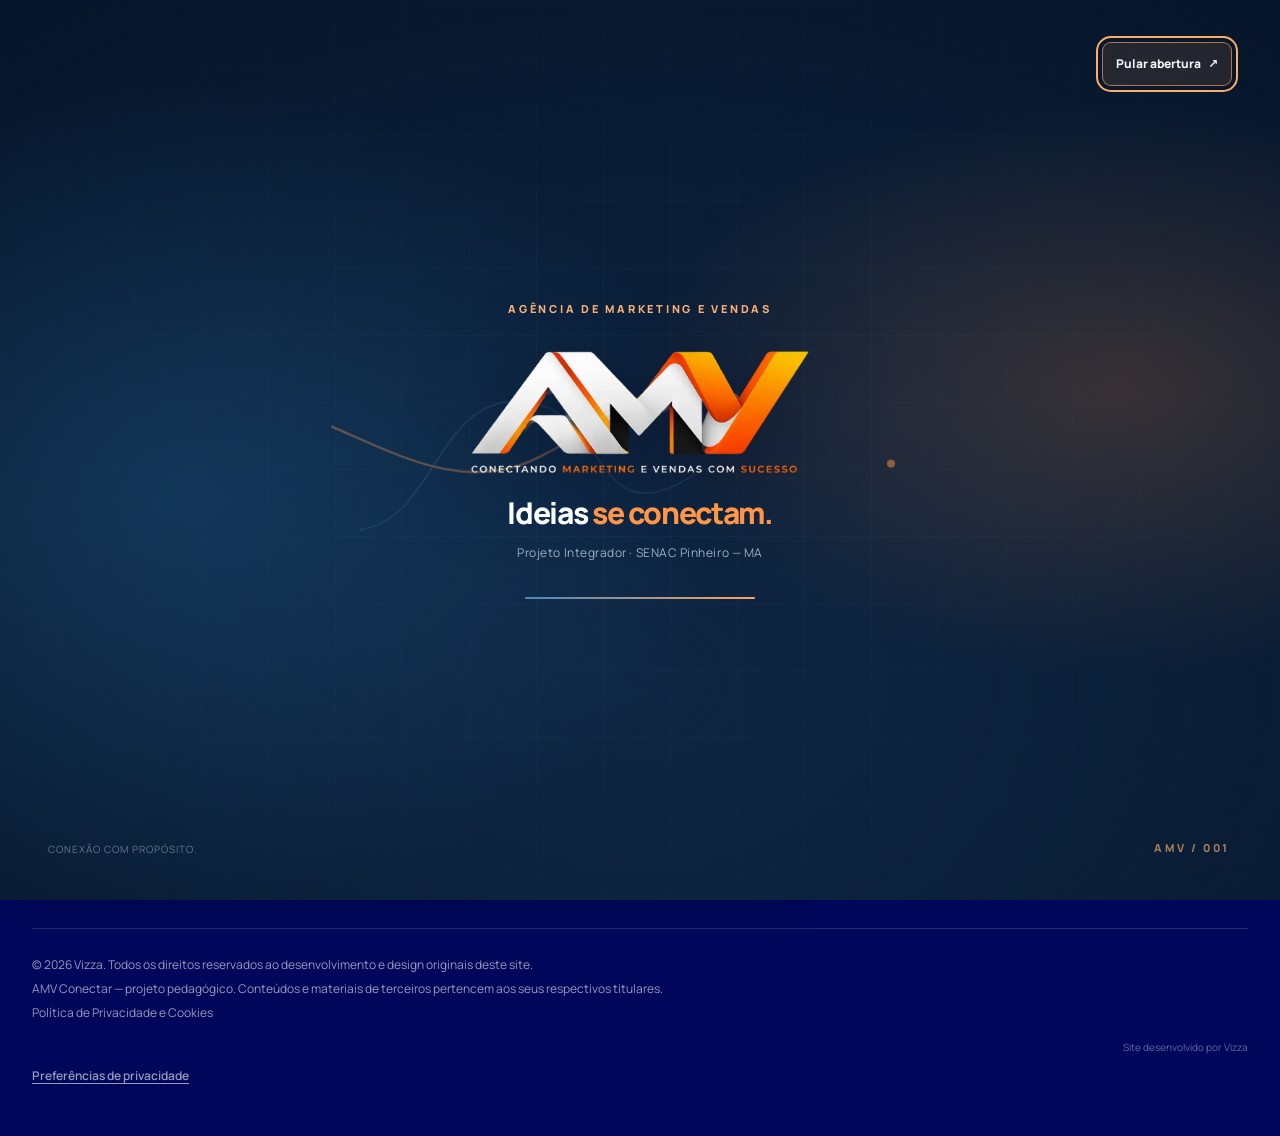
<file: portfolio.html>
<!DOCTYPE html>
<html lang="pt-BR"><head><meta charset="utf-8"/><meta content="width=device-width, initial-scale=1" name="viewport"/><title>Portfólio | AMV Conectar</title><meta content="AMV Conectar" name="author"/><meta content="Conheça a proposta de portfólio e o processo criativo da agência experimental AMV Conectar." name="description"/><meta content="Portfólio e Projetos | AMV Conectar" property="og:title"/><meta content="Conheça a proposta de portfólio e o processo criativo da agência experimental AMV Conectar." property="og:description"/><meta content="website" property="og:type"/><meta content="summary_large_image" name="twitter:card"/><link href="assets/site.min.css?v=1" rel="stylesheet"/><link href="assets/favicon.png" rel="icon" type="image/png"/><script src="assets/theme.js?v=20261022-cookie1"></script><link rel="stylesheet" href="assets/consent.css?v=20261022-cookie1"><link rel="stylesheet" href="assets/pro-preview.css?v=2"/><link rel="stylesheet" href="assets/v2-ambience.css?v=2"/><meta property="og:image" content="https://vizzahck.github.io/Amv.Ultimate/assets/amv-compartilhamento-2026.jpg"/><meta name="twitter:image" content="https://vizzahck.github.io/Amv.Ultimate/assets/amv-compartilhamento-2026.jpg"/><link rel="stylesheet" href="assets/footer-brand.css?v=8"/><link href="assets/amv-theme-brand.css?v=20261026c" rel="stylesheet"/><link href="assets/theme-motion.css?v=20261026" rel="stylesheet"/><link href="assets/portfolio/ultimate-art.css?v=3" rel="stylesheet"/><link href="assets/portfolio/processos.css?v=1" rel="stylesheet"/><link rel="canonical" href="https://vizzahck.github.io/Amv.Ultimate/portfolio.html"/><meta property="og:url" content="https://vizzahck.github.io/Amv.Ultimate/portfolio.html"/><meta property="og:image:alt" content="AMV Conectar — agência experimental de Marketing e Vendas do SENAC Pinheiro, com identidade azul e laranja"/><meta property="og:image:width" content="1200"/><meta property="og:image:height" content="630"/><meta name="theme-color" content="#071336"/><link rel="stylesheet" href="assets/v2-finish.css?v=1"/><link rel="stylesheet" href="assets/v2-flow.css?v=1"/><link rel="stylesheet" href="assets/v2-polish.css?v=1"/><meta property="og:image:type" content="image/jpeg"/><link rel="preload" href="assets/manrope-4.ttf" as="font" type="font/ttf" crossorigin/><script>!function(){try{var reduced=window.matchMedia&&matchMedia("(prefers-reduced-motion: reduce)").matches;var force=new URLSearchParams(location.search).get("intro")==="1";var seen=sessionStorage.getItem("amv-intro-seen-v2-01")==="1";if(!reduced&&(force||(!seen&&!location.hash))){document.documentElement.classList.add("amv-intro-pending");window.setTimeout(function(){document.documentElement.classList.remove("amv-intro-pending","amv-intro-leaving")},8000)}}catch(e){}}();</script><link rel="stylesheet" href="assets/intro.css?v=2"/><script defer src="assets/intro.js?v=2"></script><script>!function(){try{if(sessionStorage.getItem("amv-route-next")==="1"){sessionStorage.removeItem("amv-route-next");if(!window.matchMedia("(prefers-reduced-motion: reduce)").matches)document.documentElement.classList.add("amv-route-entering")}}catch(e){}}();</script><link rel="stylesheet" href="assets/v2-experience.css?v=2"/><link rel="stylesheet" href="assets/pointer-effects.css?v=1"/><link rel="stylesheet" href="assets/portfolio-cms.css?v=2"/><link rel="stylesheet" href="assets/links-footer.css?v=1"/><link rel="stylesheet" href="assets/companies.css?v=2"><script defer src="assets/companies.js?v=4"></script></head><body><div id="amv-intro" class="amv-intro" role="dialog" aria-modal="true" aria-label="Abertura da AMV Conectar">
  <div class="amv-intro-graphics" aria-hidden="true"><svg class="amv-intro-lines" viewBox="0 0 560 260" fill="none" xmlns="http://www.w3.org/2000/svg">
  <path d="M0 220C75 211 78 83 164 92C250 100 232 229 331 167C422 111 447 25 560 52"/>
  <path d="M-28 117C45 149 110 184 182 146C272 99 309 60 374 89C439 118 491 187 584 145"/>
  <circle cx="164" cy="92" r="5"/><circle cx="374" cy="89" r="5"/><circle cx="531" cy="154" r="4"/>
  </svg></div>
  <button class="amv-intro-skip" type="button" aria-label="Pular animação de abertura">Pular abertura <span aria-hidden="true">↗</span></button>
  <div class="amv-intro-core">
    <p class="amv-intro-eyebrow">Agência de Marketing e Vendas</p>
    <div class="amv-intro-logo"><img src="assets/amv-marca-escuro.webp" width="967" height="370" decoding="async" alt="AMV Conectar — Conectando Marketing e Vendas com Sucesso"></div>
    <h2 class="amv-intro-headline">Ideias <em>se conectam.</em></h2>
    <p class="amv-intro-subtitle">Projeto Integrador · SENAC Pinheiro — MA</p>
    <div class="amv-intro-progress" aria-hidden="true"><span></span></div>
  </div>
  <span class="amv-intro-corner" aria-hidden="true">Conexão com propósito.</span><span class="amv-intro-index" aria-hidden="true">AMV / 001</span>
</div><a class="v2-skip" href="#conteudo">Pular para o conteúdo</a><header class="amv-smart-header fixed inset-x-0 top-0 z-50 border-b border-border/80 bg-background/95 backdrop-blur-md"><div class="mx-auto flex h-20 max-w-7xl items-center gap-3 px-5 lg:px-8"><a aria-label="AMV Conectar — início" class="shrink-0" href="index.html"><span class="amv-theme-logo amv-theme-logo--header"><img class="amv-brand-image amv-brand-image--light" src="assets/isologo-amv-claro.webp" width="1000" height="325" decoding="async" alt="AMV Conectar — isologo"/><img class="amv-brand-image amv-brand-image--dark" src="assets/isologo-amv-escuro.webp" width="1000" height="329" decoding="async" alt="AMV Conectar — isologo"/></span></a><nav aria-label="Navegação principal" class="ml-auto hidden items-center gap-5 xl:flex"><a class="text-sm font-semibold text-ink/70 hover:text-brand "  href="index.html#inicio">Início</a><details class="v2-nav-menu"><summary>Sobre a AMV</summary><div class="v2-nav-dropdown"><a href="quem-somos.html" >Quem Somos</a><a href="missao.html" >Missão</a><a href="visao.html" >Visão</a><a href="valores.html" >Valores</a><a href="projeto-integrador.html" >Projeto Integrador</a></div></details><a class="text-sm font-semibold text-ink/70 hover:text-brand "  href="index.html#servicos">Serviços</a><a class="text-sm font-semibold text-ink/70 hover:text-brand text-brand-orange" aria-current="page" href="projetos.html">Projetos</a><a class="text-sm font-semibold text-ink/70 hover:text-brand "  href="equipe.html">Equipe</a><a class="text-sm font-semibold text-ink/70 hover:text-brand "  href="index.html#contato">Contato</a></nav><div class="ml-auto flex shrink-0 items-center gap-2 xl:ml-2"><button aria-label="Ativar modo escuro" aria-pressed="false" class="inline-flex items-center justify-center gap-2 whitespace-nowrap rounded-md text-sm font-medium cursor-pointer transition-colors focus-visible:outline-none focus-visible:ring-1 focus-visible:ring-ring disabled:pointer-events-none disabled:opacity-50 disabled:cursor-not-allowed [&amp;_svg]:pointer-events-none [&amp;_svg]:size-4 [&amp;_svg]:shrink-0 border border-input bg-background shadow-sm hover:bg-accent hover:text-accent-foreground size-11 touch-manipulation select-none" data-action="theme" title="Ativar modo escuro" type="button"><svg aria-hidden="true" class="lucide lucide-moon size-5" fill="none" height="24" stroke="currentColor" stroke-linecap="round" stroke-linejoin="round" stroke-width="2" viewbox="0 0 24 24" width="24" xmlns="http://www.w3.org/2000/svg"><path d="M20.985 12.486a9 9 0 1 1-9.473-9.472c.405-.022.617.46.402.803a6 6 0 0 0 8.268 8.268c.344-.215.825-.004.803.401"></path></svg></button><a class="items-center justify-center gap-2 whitespace-nowrap rounded-md text-sm font-medium cursor-pointer transition-colors focus-visible:outline-none focus-visible:ring-1 focus-visible:ring-ring disabled:pointer-events-none disabled:opacity-50 disabled:cursor-not-allowed [&amp;_svg]:pointer-events-none [&amp;_svg]:size-4 [&amp;_svg]:shrink-0 bg-primary text-primary-foreground shadow-sm hover:-translate-y-0.5 hover:bg-primary/90 hover:shadow-lg h-9 px-4 py-2 hidden md:inline-flex" href="https://wa.me/5598984833670" rel="noopener noreferrer" target="_blank">Fale conosco <svg aria-hidden="true" class="lucide lucide-message-circle" fill="none" height="24" stroke="currentColor" stroke-linecap="round" stroke-linejoin="round" stroke-width="2" viewbox="0 0 24 24" width="24" xmlns="http://www.w3.org/2000/svg"><path d="M2.992 16.342a2 2 0 0 1 .094 1.167l-1.065 3.29a1 1 0 0 0 1.236 1.168l3.413-.998a2 2 0 0 1 1.099.092 10 10 0 1 0-4.777-4.719"></path></svg></a><button aria-controls="amv-mobile-menu" aria-expanded="false" aria-label="Abrir menu" class="inline-flex items-center justify-center gap-2 whitespace-nowrap rounded-md text-sm font-medium cursor-pointer transition-colors focus-visible:outline-none focus-visible:ring-1 focus-visible:ring-ring disabled:pointer-events-none disabled:opacity-50 disabled:cursor-not-allowed [&amp;_svg]:pointer-events-none [&amp;_svg]:size-4 [&amp;_svg]:shrink-0 hover:bg-accent hover:text-accent-foreground h-9 w-9 xl:hidden" data-action="menu"><svg aria-hidden="true" class="lucide lucide-menu" fill="none" height="24" stroke="currentColor" stroke-linecap="round" stroke-linejoin="round" stroke-width="2" viewbox="0 0 24 24" width="24" xmlns="http://www.w3.org/2000/svg"><path d="M4 5h16"></path><path d="M4 12h16"></path><path d="M4 19h16"></path></svg></button></div></div><nav aria-label="Navegação móvel" class="max-h-[calc(100dvh-5rem)] overflow-y-auto border-t border-border bg-background px-5 py-3 xl:hidden" hidden="" id="amv-mobile-menu"><a class="flex min-h-11 items-center border-b border-border text-sm font-bold text-brand-deep" href="index.html#inicio">Início<span aria-hidden="true" style="margin-left:auto">↗</span></a><details class="v2-mobile-details"><summary>Sobre a AMV</summary><a href="quem-somos.html" >Quem Somos</a><a href="missao.html" >Missão</a><a href="visao.html" >Visão</a><a href="valores.html" >Valores</a><a href="projeto-integrador.html" >Projeto Integrador</a></details><a class="flex min-h-11 items-center border-b border-border text-sm font-bold text-brand-deep" href="index.html#servicos">Serviços<span aria-hidden="true" style="margin-left:auto">↗</span></a><a class="flex min-h-11 items-center border-b border-border text-sm font-bold text-brand-deep" href="projetos.html">Projetos<span aria-hidden="true" style="margin-left:auto">↗</span></a><a class="flex min-h-11 items-center border-b border-border text-sm font-bold text-brand-deep" href="equipe.html">Equipe<span aria-hidden="true" style="margin-left:auto">↗</span></a><a class="flex min-h-11 items-center border-b border-border text-sm font-bold text-brand-deep" href="index.html#contato">Contato<span aria-hidden="true" style="margin-left:auto">↗</span></a><button aria-pressed="false" class="flex min-h-11 w-full items-center border-b border-border text-sm font-bold text-brand-deep" data-action="theme" type="button">Ativar modo escuro<svg aria-hidden="true" class="lucide lucide-moon ml-auto size-4 text-brand" fill="none" height="24" stroke="currentColor" stroke-linecap="round" stroke-linejoin="round" stroke-width="2" viewbox="0 0 24 24" width="24" xmlns="http://www.w3.org/2000/svg"><path d="M20.985 12.486a9 9 0 1 1-9.473-9.472c.405-.022.617.46.402.803a6 6 0 0 0 8.268 8.268c.344-.215.825-.004.803.401"></path></svg></button><a class="inline-flex items-center justify-center gap-2 whitespace-nowrap cursor-pointer transition-colors focus-visible:outline-none focus-visible:ring-1 focus-visible:ring-ring disabled:pointer-events-none disabled:opacity-50 disabled:cursor-not-allowed [&amp;_svg]:pointer-events-none [&amp;_svg]:size-4 [&amp;_svg]:shrink-0 bg-primary text-primary-foreground shadow-sm hover:-translate-y-0.5 hover:bg-primary/90 hover:shadow-lg h-12 rounded-md px-6 text-sm font-bold sm:px-8 my-3 w-full" href="https://wa.me/5598984833670" rel="noopener noreferrer" target="_blank">Fale conosco <svg aria-hidden="true" class="lucide lucide-message-circle" fill="none" height="24" stroke="currentColor" stroke-linecap="round" stroke-linejoin="round" stroke-width="2" viewbox="0 0 24 24" width="24" xmlns="http://www.w3.org/2000/svg"><path d="M2.992 16.342a2 2 0 0 1 .094 1.167l-1.065 3.29a1 1 0 0 0 1.236 1.168l3.413-.998a2 2 0 0 1 1.099.092 10 10 0 1 0-4.777-4.719"></path></svg></a></nav></header><main id="conteudo" class="v2-page v2-editorial-page"><div class="v2-inner"><div class="v2-page-hero"><span class="v2-kicker">AMV Conectar</span><h1>Nosso <em>portfólio.</em></h1><p>Conheça as empresas e os trabalhos desenvolvidos pela AMV.</p></div><section id="amv-companies" aria-label="Empresas do portfólio"><p>Carregando portfólio…</p></section></div></main><div class="fixed bottom-4 right-4 z-[60] flex flex-col items-end gap-3 sm:bottom-6 sm:right-6"><section aria-label="Assistente AMV" class="rise-in flex h-[min(560px,calc(100dvh-7rem))] w-[calc(100vw-2rem)] max-w-sm flex-col overflow-hidden rounded-xl border border-border bg-background shadow-2xl" hidden="" id="amv-assistant" role="dialog" tabindex="-1"><header class="flex items-center gap-3 bg-brand-panel px-4 py-3"><span class="grid size-9 place-items-center rounded-full bg-brand-orange text-on-panel"><svg aria-hidden="true" class="lucide lucide-message-circle size-4" fill="none" height="24" stroke="currentColor" stroke-linecap="round" stroke-linejoin="round" stroke-width="2" viewbox="0 0 24 24" width="24" xmlns="http://www.w3.org/2000/svg"><path d="M2.992 16.342a2 2 0 0 1 .094 1.167l-1.065 3.29a1 1 0 0 0 1.236 1.168l3.413-.998a2 2 0 0 1 1.099.092 10 10 0 1 0-4.777-4.719"></path></svg></span><div class="mr-auto"><p class="text-sm font-extrabold text-on-panel">Assistente AMV</p><p class="text-xs text-on-panel/70">Respostas rápidas</p></div><button aria-label="Minimizar" class="grid size-9 place-items-center rounded-md text-on-panel/80 hover:bg-on-panel/10" data-action="assistant-minimizar" type="button"><svg aria-hidden="true" class="lucide lucide-minus size-4" fill="none" height="24" stroke="currentColor" stroke-linecap="round" stroke-linejoin="round" stroke-width="2" viewbox="0 0 24 24" width="24" xmlns="http://www.w3.org/2000/svg"><path d="M5 12h14"></path></svg></button><button aria-label="Fechar" class="grid size-9 place-items-center rounded-md text-on-panel/80 hover:bg-on-panel/10" data-action="assistant-fechar" type="button"><svg aria-hidden="true" class="lucide lucide-x size-4" fill="none" height="24" stroke="currentColor" stroke-linecap="round" stroke-linejoin="round" stroke-width="2" viewbox="0 0 24 24" width="24" xmlns="http://www.w3.org/2000/svg"><path d="M18 6 6 18"></path><path d="m6 6 12 12"></path></svg></button></header><div aria-live="polite" class="flex-1 space-y-3 overflow-y-auto p-4" id="assistant-messages"><div class="max-w-[90%] text-sm leading-6 text-foreground">Olá! Eu sou o Assistente AMV. Escolha uma pergunta abaixo:</div><div class="flex flex-col gap-2 pt-1" id="assistant-questions"><button class="rounded-md border border-border px-3 py-2 text-left text-sm font-semibold text-brand-deep transition hover:border-brand hover:bg-surface-blue" data-faq="0" type="button">O que é a AMV Conectar?</button><button class="rounded-md border border-border px-3 py-2 text-left text-sm font-semibold text-brand-deep transition hover:border-brand hover:bg-surface-blue" data-faq="1" type="button">Qual é o objetivo da AMV?</button><button class="rounded-md border border-border px-3 py-2 text-left text-sm font-semibold text-brand-deep transition hover:border-brand hover:bg-surface-blue" data-faq="2" type="button">O que é o Projeto Integrador?</button><button class="rounded-md border border-border px-3 py-2 text-left text-sm font-semibold text-brand-deep transition hover:border-brand hover:bg-surface-blue" data-faq="3" type="button">Qual é a missão da AMV?</button><button class="rounded-md border border-border px-3 py-2 text-left text-sm font-semibold text-brand-deep transition hover:border-brand hover:bg-surface-blue" data-faq="4" type="button">Qual é a visão da AMV?</button><button class="rounded-md border border-border px-3 py-2 text-left text-sm font-semibold text-brand-deep transition hover:border-brand hover:bg-surface-blue" data-faq="5" type="button">Quais são os valores da AMV?</button><button class="rounded-md border border-border px-3 py-2 text-left text-sm font-semibold text-brand-deep transition hover:border-brand hover:bg-surface-blue" data-faq="6" type="button">Quais serviços a AMV oferece?</button><button class="rounded-md border border-border px-3 py-2 text-left text-sm font-semibold text-brand-deep transition hover:border-brand hover:bg-surface-blue" data-faq="7" type="button">Onde fica a AMV?</button><button class="rounded-md border border-border px-3 py-2 text-left text-sm font-semibold text-brand-deep transition hover:border-brand hover:bg-surface-blue" data-faq="8" type="button">Como entrar em contato com a AMV?</button><button class="rounded-md border border-border px-3 py-2 text-left text-sm font-semibold text-brand-deep transition hover:border-brand hover:bg-surface-blue" data-faq="9" type="button">O que significa AMV?</button></div><div></div></div></section><button aria-expanded="false" aria-label="Assistente AMV" class="inline-flex h-14 items-center gap-2 rounded-full bg-primary px-5 font-bold text-primary-foreground shadow-lg ring-2 ring-brand-orange transition hover:-translate-y-0.5" data-action="assistant-toggle" type="button"><svg aria-hidden="true" class="lucide lucide-message-circle size-5" fill="none" height="24" stroke="currentColor" stroke-linecap="round" stroke-linejoin="round" stroke-width="2" viewbox="0 0 24 24" width="24" xmlns="http://www.w3.org/2000/svg"><path d="M2.992 16.342a2 2 0 0 1 .094 1.167l-1.065 3.29a1 1 0 0 0 1.236 1.168l3.413-.998a2 2 0 0 1 1.099.092 10 10 0 1 0-4.777-4.719"></path></svg><span class="hidden sm:inline">Assistente AMV</span></button></div><footer class="bg-brand-panel py-12"><div class="mx-auto grid max-w-7xl gap-9 px-5 md:grid-cols-[1fr_1fr] lg:px-8"><div><div class="amv-footer-brand-row"><a aria-label="AMV Conectar — início" href="index.html"><span class="amv-theme-logo amv-theme-logo--footer"><img class="amv-brand-image amv-brand-image--light" src="assets/amv-marca-claro.webp" width="980" height="383" decoding="async" loading="lazy" alt="AMV — Conectando Marketing e Vendas com Sucesso"/><img class="amv-brand-image amv-brand-image--dark" src="assets/amv-marca-escuro.webp" width="967" height="370" decoding="async" loading="lazy" alt="AMV — Conectando Marketing e Vendas com Sucesso"/></span></a><div class="amv-footer-partner"><a class="amv-footer-partner-link" href="https://ma.senac.br/" target="_blank" rel="noopener noreferrer" aria-label="Visitar site oficial do Senac Maranhão (abre em uma nova aba)" title="Acessar site oficial do Senac Maranhão"><img src="assets/senac-footer-white-orange.png" width="468" height="151" loading="lazy" decoding="async" alt="Senac, Fecomércio e Sesc"></a></div><div class="amv-footer-developer" aria-label="Desenvolvimento do site: VZ Sites Dev"><img src="assets/vz-sites-dev-footer.png" width="720" height="397" loading="lazy" decoding="async" alt="VZ — Sites Dev, desenvolvimento do site"></div></div><p class="mt-1 text-sm text-on-panel/70">Conectar com sucesso</p><div class="mt-6 flex flex-wrap items-center gap-3" aria-label="Canais de contato"><a class="inline-flex items-center justify-center gap-2 whitespace-nowrap rounded-md text-sm font-medium cursor-pointer transition-colors focus-visible:outline-none focus-visible:ring-1 focus-visible:ring-ring disabled:pointer-events-none disabled:opacity-50 disabled:cursor-not-allowed [&amp;_svg]:pointer-events-none [&amp;_svg]:size-4 [&amp;_svg]:shrink-0 bg-on-panel text-brand-panel shadow-sm hover:-translate-y-0.5 hover:bg-on-panel/90 h-9 px-4 py-2" href="https://wa.me/5598984833670" rel="noopener noreferrer" target="_blank"><svg aria-hidden="true" class="lucide lucide-message-circle" fill="none" height="24" stroke="currentColor" stroke-linecap="round" stroke-linejoin="round" stroke-width="2" viewbox="0 0 24 24" width="24" xmlns="http://www.w3.org/2000/svg"><path d="M2.992 16.342a2 2 0 0 1 .094 1.167l-1.065 3.29a1 1 0 0 0 1.236 1.168l3.413-.998a2 2 0 0 1 1.099.092 10 10 0 1 0-4.777-4.719"></path></svg> WhatsApp <svg aria-hidden="true" class="lucide lucide-arrow-right" fill="none" height="24" stroke="currentColor" stroke-linecap="round" stroke-linejoin="round" stroke-width="2" viewbox="0 0 24 24" width="24" xmlns="http://www.w3.org/2000/svg"><path d="M5 12h14"></path><path d="m12 5 7 7-7 7"></path></svg></a><a class="inline-flex items-center justify-center gap-2 whitespace-nowrap rounded-md text-sm font-medium cursor-pointer transition-colors focus-visible:outline-none focus-visible:ring-1 focus-visible:ring-ring disabled:pointer-events-none disabled:opacity-50 disabled:cursor-not-allowed [&amp;_svg]:pointer-events-none [&amp;_svg]:size-4 [&amp;_svg]:shrink-0 bg-on-panel text-brand-panel shadow-sm hover:-translate-y-0.5 hover:bg-on-panel/90 h-9 px-4 py-2" href="https://mail.google.com/mail/?view=cm&amp;fs=1&amp;to=amvconectar%40gmail.com" rel="noopener noreferrer" target="_blank" aria-label="Enviar e-mail para a AMV pelo Gmail (abre em nova aba)"><svg aria-hidden="true" class="lucide lucide-mail" fill="none" height="24" stroke="currentColor" stroke-linecap="round" stroke-linejoin="round" stroke-width="2" viewbox="0 0 24 24" width="24" xmlns="http://www.w3.org/2000/svg"><rect width="20" height="16" x="2" y="4" rx="2"></rect><path d="m22 7-8.97 5.7a1.94 1.94 0 0 1-2.06 0L2 7"></path></svg> Gmail <svg aria-hidden="true" class="lucide lucide-arrow-right" fill="none" height="24" stroke="currentColor" stroke-linecap="round" stroke-linejoin="round" stroke-width="2" viewbox="0 0 24 24" width="24" xmlns="http://www.w3.org/2000/svg"><path d="M5 12h14"></path><path d="m12 5 7 7-7 7"></path></svg></a></div></div><address class="flex gap-3 text-sm not-italic leading-7 text-on-panel/80"><svg aria-hidden="true" class="lucide lucide-map-pin mt-1 size-5 shrink-0 text-brand-orange" fill="none" height="24" stroke="currentColor" stroke-linecap="round" stroke-linejoin="round" stroke-width="2" viewbox="0 0 24 24" width="24" xmlns="http://www.w3.org/2000/svg"><path d="M20 10c0 4.993-5.539 10.193-7.399 11.799a1 1 0 0 1-1.202 0C9.539 20.193 4 14.993 4 10a8 8 0 0 1 16 0"></path><circle cx="12" cy="10" r="3"></circle></svg><span>Rua Edvaldo Moraes, nº 934<br/> (ou Travessa João Mariano, s/n)<br/> Bairro Antigo Aeroporto<br/> Pinheiro - MA<br/> CEP 65200-000 <a class="amv-maps-link" href="https://maps.app.goo.gl/efMrbSESCHAUTsFR6" target="_blank" rel="noopener noreferrer" aria-label="Ver endereço da AMV no Google Maps (abre em nova aba)"><svg aria-hidden="true" viewBox="0 0 24 24" fill="none" stroke="currentColor" stroke-width="2" stroke-linecap="round" stroke-linejoin="round" width="15" height="15"><path d="M14 3h7v7"/><path d="M10 14 21 3"/><path d="M21 13v7a1 1 0 0 1-1 1H4a1 1 0 0 1-1-1V4a1 1 0 0 1 1-1h7"/></svg>Ver no Maps</a></span></address><nav aria-label="Navegação do rodapé" class="flex flex-wrap gap-x-6 gap-y-3 md:col-span-2"><a class="text-sm font-semibold text-on-panel/75 hover:text-on-panel" href="index.html#inicio">Início</a><a class="text-sm font-semibold text-on-panel/75 hover:text-on-panel" href="index.html#servicos">Serviços</a><a class="text-sm font-semibold text-on-panel/75 hover:text-on-panel" href="index.html#diferenciais">Diferenciais</a><a class="text-sm font-semibold text-on-panel/75 hover:text-on-panel" href="index.html#contato">Contato</a><a aria-current="page" class="text-sm font-semibold text-on-panel/75 hover:text-on-panel active" data-status="active" href="quem-somos.html">Quem Somos</a><a class="text-sm font-semibold text-on-panel/75 hover:text-on-panel" href="missao.html">Missão</a><a class="text-sm font-semibold text-on-panel/75 hover:text-on-panel" href="visao.html">Visão</a><a class="text-sm font-semibold text-on-panel/75 hover:text-on-panel" href="valores.html">Valores</a><a class="text-sm font-semibold text-on-panel/75 hover:text-on-panel" href="projeto-integrador.html">Projeto Integrador</a><a class="text-sm font-semibold text-on-panel/75 hover:text-on-panel" href="projetos.html">Projetos</a><a class="text-sm font-semibold text-on-panel/75 hover:text-on-panel" href="equipe.html">Equipe</a></nav><div class="border-t border-on-panel/15 pt-7 text-xs text-on-panel/60 md:col-span-2"><p>© 2026 Vizza. Todos os direitos reservados ao desenvolvimento e design originais deste site.</p><p class="mt-2">AMV Conectar — projeto pedagógico. Conteúdos e materiais de terceiros pertencem aos seus respectivos titulares.</p><p class="mt-2"><a class="underline hover:text-on-panel" href="privacidade.html">Política de Privacidade e Cookies</a></p><p class="mt-5 text-right text-[10px] text-on-panel/40">Site desenvolvido por Vizza</p></div></div></footer><script defer="" src="assets/faq.js"></script><script defer="" src="assets/site.js?v=20261028-contact2"></script><script defer src="assets/assistant-config.js"></script><script defer src="assets/assistant-ai.js?v=20261028-cota5"></script><script defer src="assets/consent.js?v=20261022-cookie1"></script><script defer src="assets/portfolio/processos.js?v=1"></script><script defer src="assets/v2-polish.js?v=1"></script><script defer src="assets/v2-experience.js?v=1"></script><script defer src="assets/pointer-effects.js?v=2"></script><script defer src="assets/cms-runtime.js?v=2"></script><script defer src="assets/brand-runtime.js?v=1"></script><script defer src="assets/portfolio-cms.js?v=2"></script><script defer src="assets/links-runtime.js?v=1"></script></body></html>
</file>
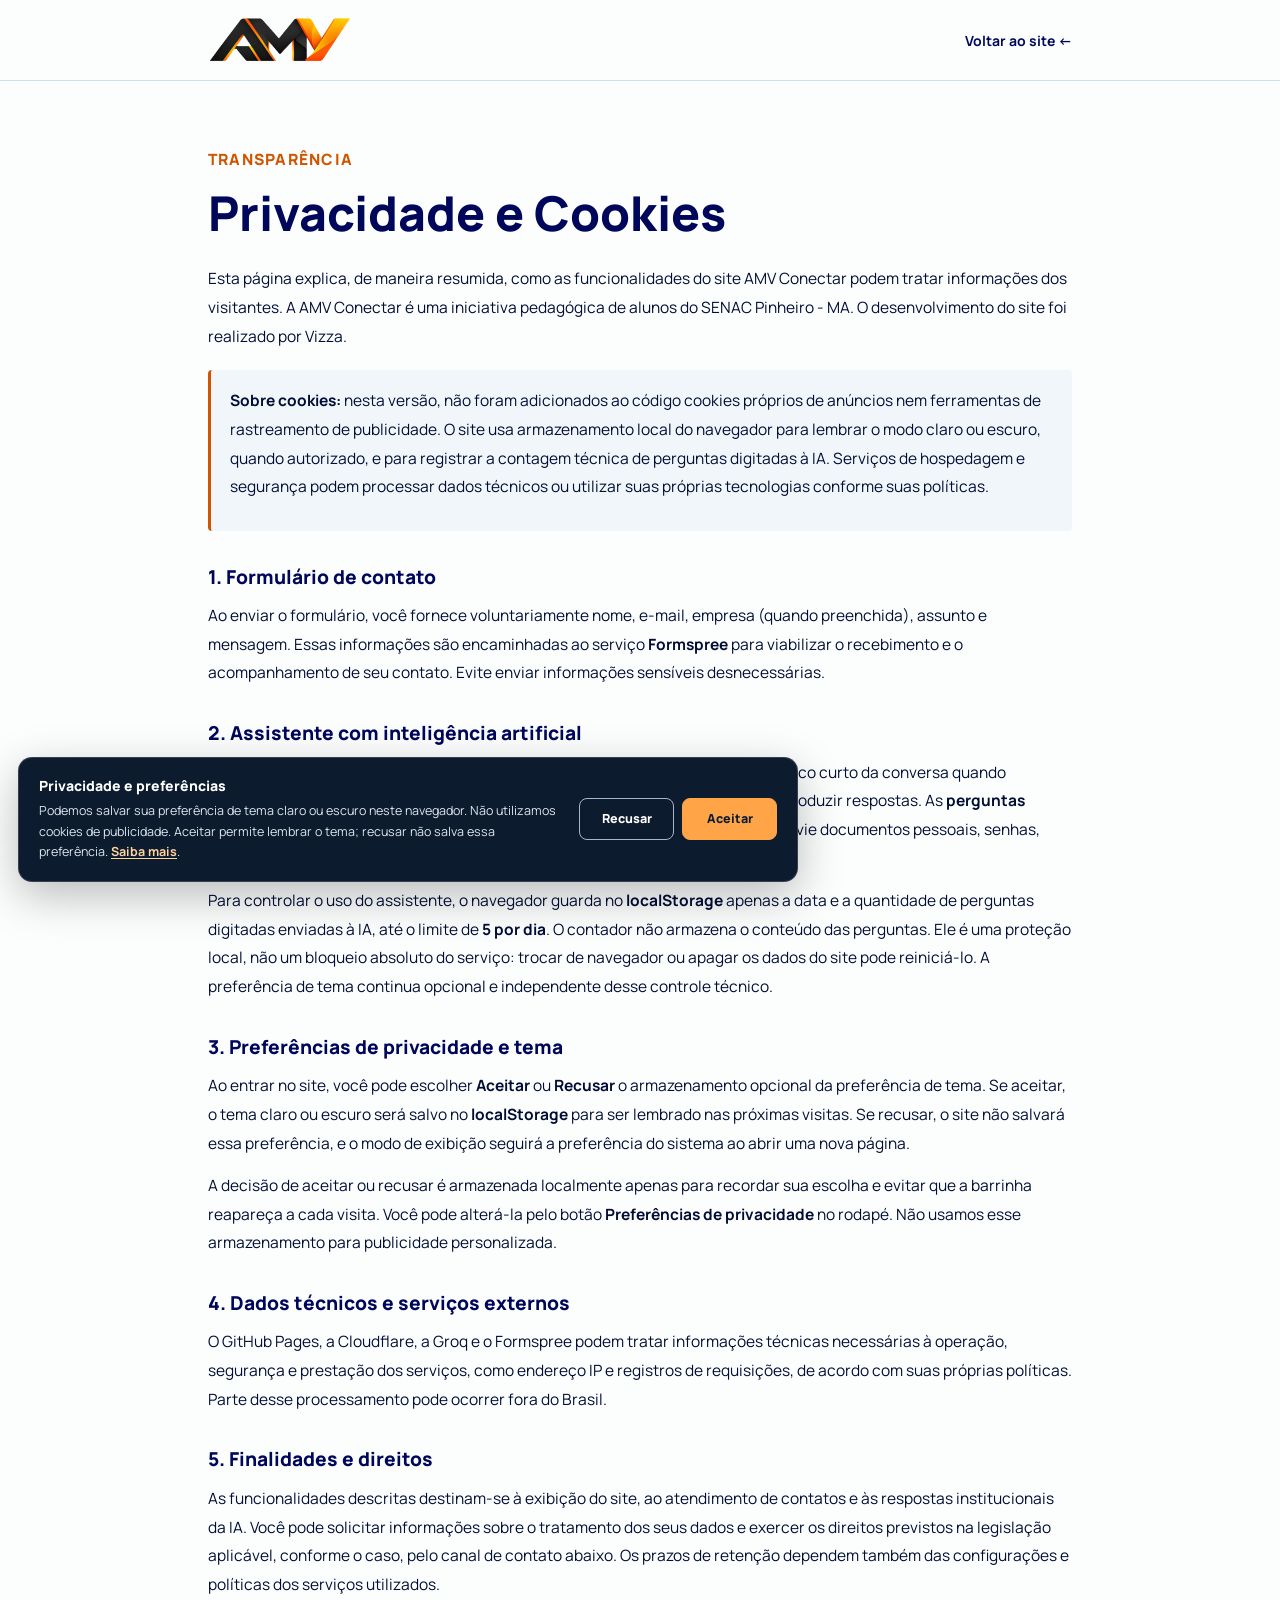
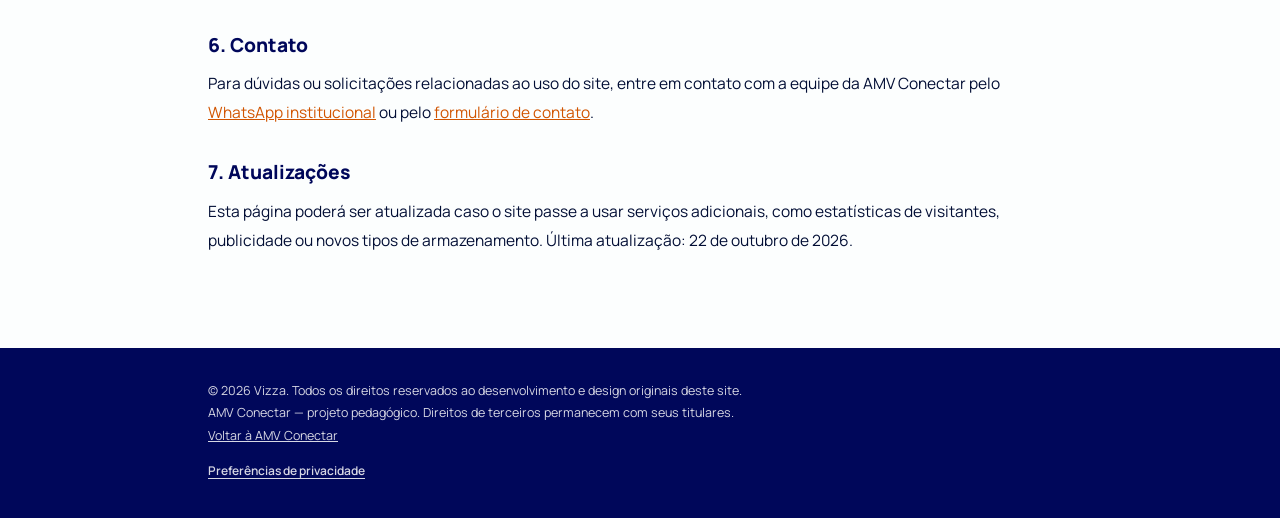
<file: privacidade.html>
<!doctype html>
<html lang="pt-BR">
<head>
  <meta charset="utf-8">
  <meta name="viewport" content="width=device-width, initial-scale=1">
  <meta name="description" content="Informações sobre privacidade, dados pessoais e cookies no site AMV Conectar.">
  <title>Privacidade e Cookies | AMV Conectar</title>
  <link rel="icon" type="image/png" href="assets/favicon.png">
  <link rel="stylesheet" href="assets/site.min.css?v=1">
  <script src="assets/theme.js?v=20261022-cookie1"></script>
  <style>
    .privacy-wrap{width:min(100% - 2.5rem,54rem);margin:0 auto}
    .privacy-header{background:var(--background);border-bottom:1px solid var(--border)}
    .privacy-top{display:flex;align-items:center;justify-content:space-between;gap:1.5rem;min-height:5rem}
    .privacy-logo{width:8rem;height:4rem;object-fit:contain}
    .privacy-nav{color:var(--brand-deep);font-size:.875rem;font-weight:700;text-decoration:none}
    .privacy-nav:hover{text-decoration:underline}
    .privacy-main{padding:4rem 0 5rem;color:var(--foreground)}
    .privacy-eyebrow{color:var(--brand-orange);font-weight:800;font-size:.75rem;text-transform:uppercase;letter-spacing:.08em}
    .privacy-main h1{font-size:clamp(2rem,6vw,3rem);line-height:1.1;font-weight:800;color:var(--brand-deep);margin:.6rem 0 1.5rem}
    .privacy-main h2{font-size:1.2rem;font-weight:800;color:var(--brand-deep);margin:2rem 0 .6rem}
    .privacy-main p,.privacy-main li{font-size:.97rem;line-height:1.85;margin:0 0 .85rem}
    .privacy-main ul{padding-left:1.4rem;list-style:disc}
    .privacy-main a{color:var(--brand-orange);text-decoration:underline}
    .privacy-note{border-left:3px solid var(--brand-orange);padding:1rem 1.2rem;background:var(--muted);border-radius:.25rem;margin:1.25rem 0}
    .privacy-footer{background:var(--brand-panel);color:var(--on-panel);padding:2rem 0}
    .privacy-footer p{font-size:.78rem;line-height:1.8;opacity:.85}
    .privacy-footer a{color:var(--on-panel);text-decoration:underline}
  </style>
<link rel="stylesheet" href="assets/consent.css?v=20261022-cookie1"><link href="assets/amv-theme-brand.css?v=20261026" rel="stylesheet"/><link href="assets/theme-motion.css?v=20261026" rel="stylesheet"/><link rel="canonical" href="https://vizzahck.github.io/Amv.Ultimate/privacidade.html"/><meta property="og:url" content="https://vizzahck.github.io/Amv.Ultimate/privacidade.html"/><meta property="og:image:alt" content="AMV Conectar — agência experimental de Marketing e Vendas do SENAC Pinheiro, com identidade azul e laranja"/><meta property="og:image:width" content="1200"/><meta property="og:image:height" content="630"/><meta name="theme-color" content="#071336"/><link rel="stylesheet" href="assets/v2-finish.css?v=1"/><link rel="stylesheet" href="assets/v2-flow.css?v=1"/><meta property="og:image" content="https://vizzahck.github.io/Amv.Ultimate/assets/amv-compartilhamento-2026.jpg"/><meta name="twitter:image" content="https://vizzahck.github.io/Amv.Ultimate/assets/amv-compartilhamento-2026.jpg"/><meta property="og:image:type" content="image/jpeg"/><script>!function(){try{if(sessionStorage.getItem("amv-route-next")==="1"){sessionStorage.removeItem("amv-route-next");if(!window.matchMedia("(prefers-reduced-motion: reduce)").matches)document.documentElement.classList.add("amv-route-entering")}}catch(e){}}();</script><link rel="stylesheet" href="assets/v2-experience.css?v=2"/><link rel="stylesheet" href="assets/pointer-effects.css?v=1"/><link rel="stylesheet" href="assets/links-footer.css?v=1"/></head>
<body>
<header class="privacy-header">
  <div class="privacy-wrap privacy-top">
    <a href="index.html" aria-label="Voltar para a página inicial da AMV Conectar">
      <span class="amv-theme-logo amv-theme-logo--header"><img class="amv-brand-image amv-brand-image--light" src="assets/isologo-amv-claro.webp" width="1000" height="325" decoding="async" alt="AMV Conectar — isologo"/><img class="amv-brand-image amv-brand-image--dark" src="assets/isologo-amv-escuro.webp" width="1000" height="329" decoding="async" alt="AMV Conectar — isologo"/></span>
    </a>
    <nav aria-label="Navegação"><a class="privacy-nav" href="index.html">Voltar ao site ←</a></nav>
  </div>
</header>
<main class="privacy-wrap privacy-main">
  <p class="privacy-eyebrow">Transparência</p>
  <h1>Privacidade e Cookies</h1>
  <p>Esta página explica, de maneira resumida, como as funcionalidades do site AMV Conectar podem tratar informações dos visitantes. A AMV Conectar é uma iniciativa pedagógica de alunos do SENAC Pinheiro - MA. O desenvolvimento do site foi realizado por Vizza.</p>
  <div class="privacy-note">
    <p><strong>Sobre cookies:</strong> nesta versão, não foram adicionados ao código cookies próprios de anúncios nem ferramentas de rastreamento de publicidade. O site usa armazenamento local do navegador para lembrar o modo claro ou escuro, quando autorizado, e para registrar a contagem técnica de perguntas digitadas à IA. Serviços de hospedagem e segurança podem processar dados técnicos ou utilizar suas próprias tecnologias conforme suas políticas.</p>
  </div>
  <h2>1. Formulário de contato</h2>
  <p>Ao enviar o formulário, você fornece voluntariamente nome, e-mail, empresa (quando preenchida), assunto e mensagem. Essas informações são encaminhadas ao serviço <strong>Formspree</strong> para viabilizar o recebimento e o acompanhamento de seu contato. Evite enviar informações sensíveis desnecessárias.</p>
  <h2>2. Assistente com inteligência artificial</h2>
  <p>As <strong>perguntas digitadas</strong> enviadas ao Assistente AMV, acompanhadas de um histórico curto da conversa quando necessário, passam por um <strong>Cloudflare Worker</strong> e são encaminhadas à <strong>Groq</strong> para produzir respostas. As <strong>perguntas prontas</strong> são respondidas localmente pelo FAQ do site, sem solicitação à IA. Não envie documentos pessoais, senhas, dados financeiros ou informações médicas pelo chat.</p><p>Para controlar o uso do assistente, o navegador guarda no <strong>localStorage</strong> apenas a data e a quantidade de perguntas digitadas enviadas à IA, até o limite de <strong>5 por dia</strong>. O contador não armazena o conteúdo das perguntas. Ele é uma proteção local, não um bloqueio absoluto do serviço: trocar de navegador ou apagar os dados do site pode reiniciá-lo. A preferência de tema continua opcional e independente desse controle técnico.</p>
  <h2>3. Preferências de privacidade e tema</h2>
  <p>Ao entrar no site, você pode escolher <strong>Aceitar</strong> ou <strong>Recusar</strong> o armazenamento opcional da preferência de tema. Se aceitar, o tema claro ou escuro será salvo no <strong>localStorage</strong> para ser lembrado nas próximas visitas. Se recusar, o site não salvará essa preferência, e o modo de exibição seguirá a preferência do sistema ao abrir uma nova página.</p>
  <p>A decisão de aceitar ou recusar é armazenada localmente apenas para recordar sua escolha e evitar que a barrinha reapareça a cada visita. Você pode alterá-la pelo botão <strong>Preferências de privacidade</strong> no rodapé. Não usamos esse armazenamento para publicidade personalizada.</p>
  <h2>4. Dados técnicos e serviços externos</h2>
  <p>O GitHub Pages, a Cloudflare, a Groq e o Formspree podem tratar informações técnicas necessárias à operação, segurança e prestação dos serviços, como endereço IP e registros de requisições, de acordo com suas próprias políticas. Parte desse processamento pode ocorrer fora do Brasil.</p>
  <h2>5. Finalidades e direitos</h2>
  <p>As funcionalidades descritas destinam-se à exibição do site, ao atendimento de contatos e às respostas institucionais da IA. Você pode solicitar informações sobre o tratamento dos seus dados e exercer os direitos previstos na legislação aplicável, conforme o caso, pelo canal de contato abaixo. Os prazos de retenção dependem também das configurações e políticas dos serviços utilizados.</p>
  <h2>6. Contato</h2>
  <p>Para dúvidas ou solicitações relacionadas ao uso do site, entre em contato com a equipe da AMV Conectar pelo <a href="https://wa.me/5598984833670" target="_blank" rel="noopener noreferrer">WhatsApp institucional</a> ou pelo <a href="index.html#contato">formulário de contato</a>.</p>
  <h2>7. Atualizações</h2>
  <p>Esta página poderá ser atualizada caso o site passe a usar serviços adicionais, como estatísticas de visitantes, publicidade ou novos tipos de armazenamento. Última atualização: 22 de outubro de 2026.</p>
</main>
<footer class="privacy-footer">
  <div class="privacy-wrap">
    <p>© 2026 Vizza. Todos os direitos reservados ao desenvolvimento e design originais deste site.</p>
    <p>AMV Conectar — projeto pedagógico. Direitos de terceiros permanecem com seus titulares.</p>
    <p><a href="index.html">Voltar à AMV Conectar</a></p>
  </div>
</footer>
<script defer src="assets/consent.js?v=20261022-cookie1"></script><script defer src="assets/v2-experience.js?v=1"></script><script defer src="assets/pointer-effects.js?v=2"></script><script defer src="assets/cms-runtime.js?v=2"></script><script defer src="assets/brand-runtime.js?v=1"></script><script defer src="assets/links-runtime.js?v=1"></script></body>
</html>
</file>
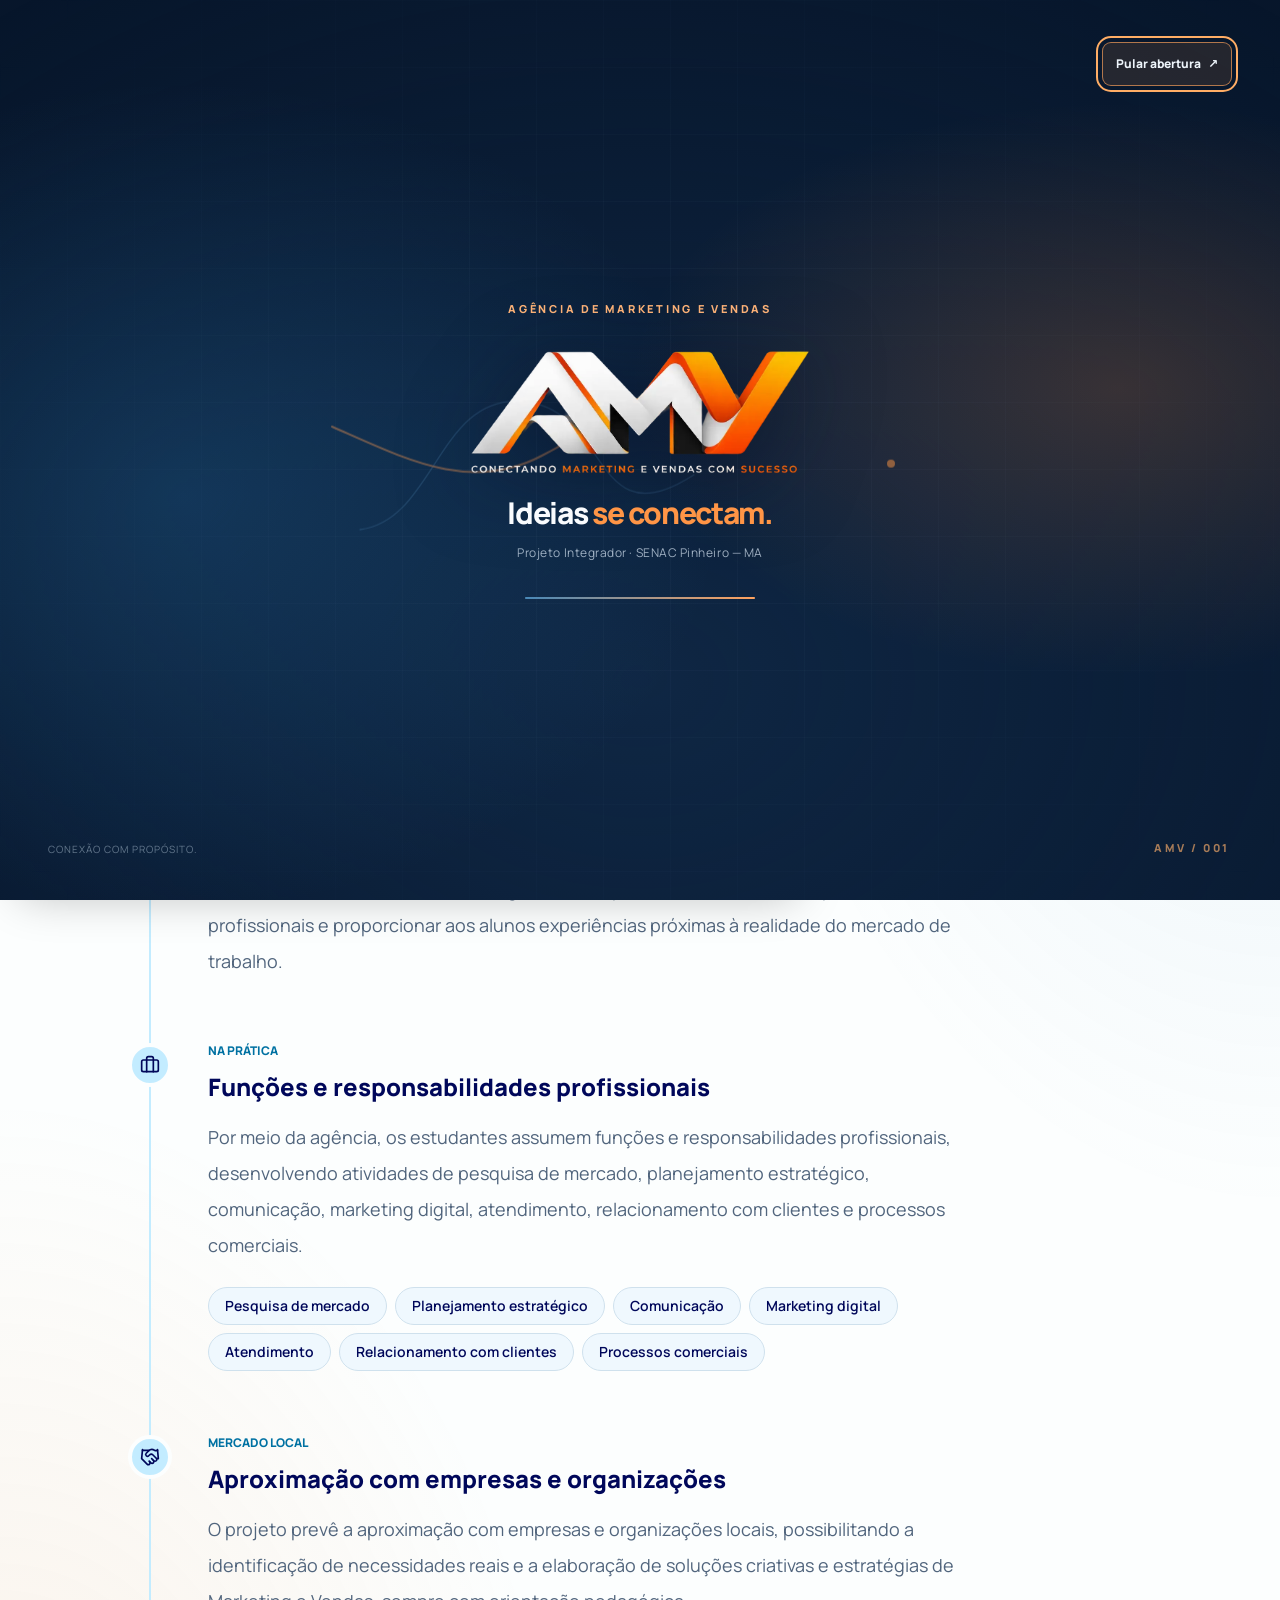
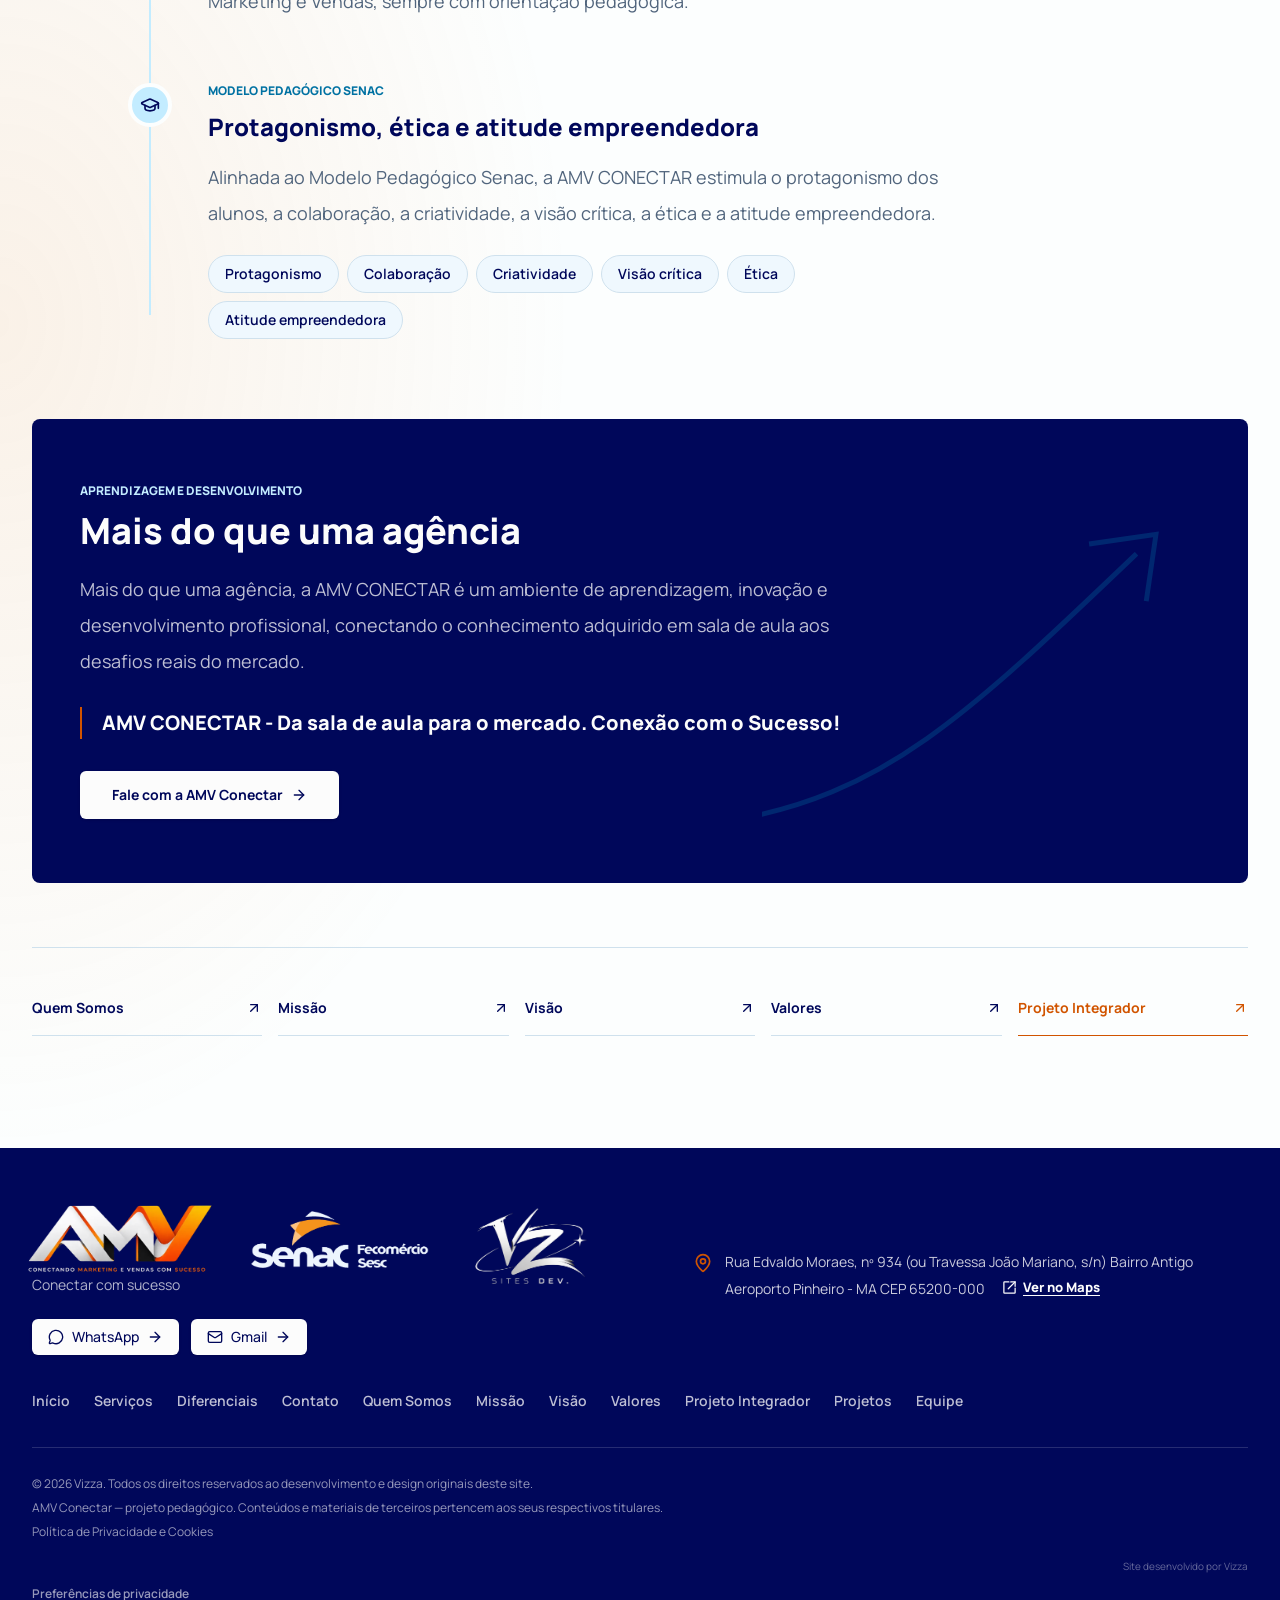
<file: projeto-integrador.html>
<!DOCTYPE html>
<html lang="pt-BR"><head><meta charset="utf-8"/><meta content="width=device-width, initial-scale=1" name="viewport"/><title>Projeto Integrador | AMV Conectar</title><meta content="AMV Conectar" name="author"/><meta content="AMV CONECTAR — Conectando Marketing e Vendas com o Sucesso: Projeto Integrador do curso de Assistente de Marketing e Vendas do SENAC Pinheiro - MA." name="description"/><meta content="Projeto Integrador | AMV Conectar" property="og:title"/><meta content="AMV CONECTAR — Conectando Marketing e Vendas com o Sucesso: Projeto Integrador do curso de Assistente de Marketing e Vendas do SENAC Pinheiro - MA." property="og:description"/><meta content="website" property="og:type"/><meta content="summary_large_image" name="twitter:card"/><link href="assets/site.min.css?v=1" rel="stylesheet"/><link href="assets/favicon.png" rel="icon" type="image/png"/><script src="assets/theme.js?v=20261022-cookie1"></script><link rel="stylesheet" href="assets/consent.css?v=20261022-cookie1"><link rel="stylesheet" href="assets/pro-preview.css?v=2"/><link rel="stylesheet" href="assets/v2-ambience.css?v=2"/><meta property="og:image" content="https://vizzahck.github.io/Amv.Ultimate/assets/amv-compartilhamento-2026.jpg"/><meta name="twitter:image" content="https://vizzahck.github.io/Amv.Ultimate/assets/amv-compartilhamento-2026.jpg"/><link rel="stylesheet" href="assets/footer-brand.css?v=8"/><link href="assets/amv-theme-brand.css?v=20261026c" rel="stylesheet"/><link href="assets/theme-motion.css?v=20261026" rel="stylesheet"/><link rel="canonical" href="https://vizzahck.github.io/Amv.Ultimate/projeto-integrador.html"/><meta property="og:url" content="https://vizzahck.github.io/Amv.Ultimate/projeto-integrador.html"/><meta property="og:image:alt" content="AMV Conectar — agência experimental de Marketing e Vendas do SENAC Pinheiro, com identidade azul e laranja"/><meta property="og:image:width" content="1200"/><meta property="og:image:height" content="630"/><meta name="theme-color" content="#071336"/><link rel="stylesheet" href="assets/v2-finish.css?v=1"/><link rel="stylesheet" href="assets/v2-flow.css?v=1"/><link rel="stylesheet" href="assets/v2-polish.css?v=1"/><meta property="og:image:type" content="image/jpeg"/><link rel="preload" href="assets/manrope-4.ttf" as="font" type="font/ttf" crossorigin/><script>!function(){try{var reduced=window.matchMedia&&matchMedia("(prefers-reduced-motion: reduce)").matches;var force=new URLSearchParams(location.search).get("intro")==="1";var seen=sessionStorage.getItem("amv-intro-seen-v2-01")==="1";if(!reduced&&(force||(!seen&&!location.hash))){document.documentElement.classList.add("amv-intro-pending");window.setTimeout(function(){document.documentElement.classList.remove("amv-intro-pending","amv-intro-leaving")},8000)}}catch(e){}}();</script><link rel="stylesheet" href="assets/intro.css?v=2"/><script defer src="assets/intro.js?v=2"></script><script>!function(){try{if(sessionStorage.getItem("amv-route-next")==="1"){sessionStorage.removeItem("amv-route-next");if(!window.matchMedia("(prefers-reduced-motion: reduce)").matches)document.documentElement.classList.add("amv-route-entering")}}catch(e){}}();</script><link rel="stylesheet" href="assets/v2-experience.css?v=2"/><link rel="stylesheet" href="assets/pointer-effects.css?v=1"/><link rel="stylesheet" href="assets/links-footer.css?v=1"/></head><body><div id="amv-intro" class="amv-intro" role="dialog" aria-modal="true" aria-label="Abertura da AMV Conectar">
  <div class="amv-intro-graphics" aria-hidden="true"><svg class="amv-intro-lines" viewBox="0 0 560 260" fill="none" xmlns="http://www.w3.org/2000/svg">
  <path d="M0 220C75 211 78 83 164 92C250 100 232 229 331 167C422 111 447 25 560 52"/>
  <path d="M-28 117C45 149 110 184 182 146C272 99 309 60 374 89C439 118 491 187 584 145"/>
  <circle cx="164" cy="92" r="5"/><circle cx="374" cy="89" r="5"/><circle cx="531" cy="154" r="4"/>
  </svg></div>
  <button class="amv-intro-skip" type="button" aria-label="Pular animação de abertura">Pular abertura <span aria-hidden="true">↗</span></button>
  <div class="amv-intro-core">
    <p class="amv-intro-eyebrow">Agência de Marketing e Vendas</p>
    <div class="amv-intro-logo"><img src="assets/amv-marca-escuro.webp" width="967" height="370" decoding="async" alt="AMV Conectar — Conectando Marketing e Vendas com Sucesso"></div>
    <h2 class="amv-intro-headline">Ideias <em>se conectam.</em></h2>
    <p class="amv-intro-subtitle">Projeto Integrador · SENAC Pinheiro — MA</p>
    <div class="amv-intro-progress" aria-hidden="true"><span></span></div>
  </div>
  <span class="amv-intro-corner" aria-hidden="true">Conexão com propósito.</span><span class="amv-intro-index" aria-hidden="true">AMV / 001</span>
</div><a class="v2-skip" href="#conteudo">Pular para o conteúdo</a><header class="amv-smart-header fixed inset-x-0 top-0 z-50 border-b border-border/80 bg-background/95 backdrop-blur-md"><div class="mx-auto flex h-20 max-w-7xl items-center gap-3 px-5 lg:px-8"><a aria-label="AMV Conectar — início" class="shrink-0" href="index.html"><span class="amv-theme-logo amv-theme-logo--header"><img class="amv-brand-image amv-brand-image--light" src="assets/isologo-amv-claro.webp" width="1000" height="325" decoding="async" alt="AMV Conectar — isologo"/><img class="amv-brand-image amv-brand-image--dark" src="assets/isologo-amv-escuro.webp" width="1000" height="329" decoding="async" alt="AMV Conectar — isologo"/></span></a><nav aria-label="Navegação principal" class="ml-auto hidden items-center gap-5 xl:flex"><a class="text-sm font-semibold text-ink/70 hover:text-brand "  href="index.html#inicio">Início</a><details class="v2-nav-menu"><summary>Sobre a AMV</summary><div class="v2-nav-dropdown"><a href="quem-somos.html" >Quem Somos</a><a href="missao.html" >Missão</a><a href="visao.html" >Visão</a><a href="valores.html" >Valores</a><a href="projeto-integrador.html" aria-current="page">Projeto Integrador</a></div></details><a class="text-sm font-semibold text-ink/70 hover:text-brand "  href="index.html#servicos">Serviços</a><a class="text-sm font-semibold text-ink/70 hover:text-brand "  href="projetos.html">Projetos</a><a class="text-sm font-semibold text-ink/70 hover:text-brand "  href="equipe.html">Equipe</a><a class="text-sm font-semibold text-ink/70 hover:text-brand "  href="index.html#contato">Contato</a></nav><div class="ml-auto flex shrink-0 items-center gap-2 xl:ml-2"><button aria-label="Ativar modo escuro" aria-pressed="false" class="inline-flex items-center justify-center gap-2 whitespace-nowrap rounded-md text-sm font-medium cursor-pointer transition-colors focus-visible:outline-none focus-visible:ring-1 focus-visible:ring-ring disabled:pointer-events-none disabled:opacity-50 disabled:cursor-not-allowed [&amp;_svg]:pointer-events-none [&amp;_svg]:size-4 [&amp;_svg]:shrink-0 border border-input bg-background shadow-sm hover:bg-accent hover:text-accent-foreground size-11 touch-manipulation select-none" data-action="theme" title="Ativar modo escuro" type="button"><svg aria-hidden="true" class="lucide lucide-moon size-5" fill="none" height="24" stroke="currentColor" stroke-linecap="round" stroke-linejoin="round" stroke-width="2" viewbox="0 0 24 24" width="24" xmlns="http://www.w3.org/2000/svg"><path d="M20.985 12.486a9 9 0 1 1-9.473-9.472c.405-.022.617.46.402.803a6 6 0 0 0 8.268 8.268c.344-.215.825-.004.803.401"></path></svg></button><a class="items-center justify-center gap-2 whitespace-nowrap rounded-md text-sm font-medium cursor-pointer transition-colors focus-visible:outline-none focus-visible:ring-1 focus-visible:ring-ring disabled:pointer-events-none disabled:opacity-50 disabled:cursor-not-allowed [&amp;_svg]:pointer-events-none [&amp;_svg]:size-4 [&amp;_svg]:shrink-0 bg-primary text-primary-foreground shadow-sm hover:-translate-y-0.5 hover:bg-primary/90 hover:shadow-lg h-9 px-4 py-2 hidden md:inline-flex" href="https://wa.me/5598984833670" rel="noopener noreferrer" target="_blank">Fale conosco <svg aria-hidden="true" class="lucide lucide-message-circle" fill="none" height="24" stroke="currentColor" stroke-linecap="round" stroke-linejoin="round" stroke-width="2" viewbox="0 0 24 24" width="24" xmlns="http://www.w3.org/2000/svg"><path d="M2.992 16.342a2 2 0 0 1 .094 1.167l-1.065 3.29a1 1 0 0 0 1.236 1.168l3.413-.998a2 2 0 0 1 1.099.092 10 10 0 1 0-4.777-4.719"></path></svg></a><button aria-controls="amv-mobile-menu" aria-expanded="false" aria-label="Abrir menu" class="inline-flex items-center justify-center gap-2 whitespace-nowrap rounded-md text-sm font-medium cursor-pointer transition-colors focus-visible:outline-none focus-visible:ring-1 focus-visible:ring-ring disabled:pointer-events-none disabled:opacity-50 disabled:cursor-not-allowed [&amp;_svg]:pointer-events-none [&amp;_svg]:size-4 [&amp;_svg]:shrink-0 hover:bg-accent hover:text-accent-foreground h-9 w-9 xl:hidden" data-action="menu"><svg aria-hidden="true" class="lucide lucide-menu" fill="none" height="24" stroke="currentColor" stroke-linecap="round" stroke-linejoin="round" stroke-width="2" viewbox="0 0 24 24" width="24" xmlns="http://www.w3.org/2000/svg"><path d="M4 5h16"></path><path d="M4 12h16"></path><path d="M4 19h16"></path></svg></button></div></div><nav aria-label="Navegação móvel" class="max-h-[calc(100dvh-5rem)] overflow-y-auto border-t border-border bg-background px-5 py-3 xl:hidden" hidden="" id="amv-mobile-menu"><a class="flex min-h-11 items-center border-b border-border text-sm font-bold text-brand-deep" href="index.html#inicio">Início<span aria-hidden="true" style="margin-left:auto">↗</span></a><details class="v2-mobile-details"><summary>Sobre a AMV</summary><a href="quem-somos.html" >Quem Somos</a><a href="missao.html" >Missão</a><a href="visao.html" >Visão</a><a href="valores.html" >Valores</a><a href="projeto-integrador.html" aria-current="page">Projeto Integrador</a></details><a class="flex min-h-11 items-center border-b border-border text-sm font-bold text-brand-deep" href="index.html#servicos">Serviços<span aria-hidden="true" style="margin-left:auto">↗</span></a><a class="flex min-h-11 items-center border-b border-border text-sm font-bold text-brand-deep" href="projetos.html">Projetos<span aria-hidden="true" style="margin-left:auto">↗</span></a><a class="flex min-h-11 items-center border-b border-border text-sm font-bold text-brand-deep" href="equipe.html">Equipe<span aria-hidden="true" style="margin-left:auto">↗</span></a><a class="flex min-h-11 items-center border-b border-border text-sm font-bold text-brand-deep" href="index.html#contato">Contato<span aria-hidden="true" style="margin-left:auto">↗</span></a><button aria-pressed="false" class="flex min-h-11 w-full items-center border-b border-border text-sm font-bold text-brand-deep" data-action="theme" type="button">Ativar modo escuro<svg aria-hidden="true" class="lucide lucide-moon ml-auto size-4 text-brand" fill="none" height="24" stroke="currentColor" stroke-linecap="round" stroke-linejoin="round" stroke-width="2" viewbox="0 0 24 24" width="24" xmlns="http://www.w3.org/2000/svg"><path d="M20.985 12.486a9 9 0 1 1-9.473-9.472c.405-.022.617.46.402.803a6 6 0 0 0 8.268 8.268c.344-.215.825-.004.803.401"></path></svg></button><a class="inline-flex items-center justify-center gap-2 whitespace-nowrap cursor-pointer transition-colors focus-visible:outline-none focus-visible:ring-1 focus-visible:ring-ring disabled:pointer-events-none disabled:opacity-50 disabled:cursor-not-allowed [&amp;_svg]:pointer-events-none [&amp;_svg]:size-4 [&amp;_svg]:shrink-0 bg-primary text-primary-foreground shadow-sm hover:-translate-y-0.5 hover:bg-primary/90 hover:shadow-lg h-12 rounded-md px-6 text-sm font-bold sm:px-8 my-3 w-full" href="https://wa.me/5598984833670" rel="noopener noreferrer" target="_blank">Fale conosco <svg aria-hidden="true" class="lucide lucide-message-circle" fill="none" height="24" stroke="currentColor" stroke-linecap="round" stroke-linejoin="round" stroke-width="2" viewbox="0 0 24 24" width="24" xmlns="http://www.w3.org/2000/svg"><path d="M2.992 16.342a2 2 0 0 1 .094 1.167l-1.065 3.29a1 1 0 0 0 1.236 1.168l3.413-.998a2 2 0 0 1 1.099.092 10 10 0 1 0-4.777-4.719"></path></svg></a></nav></header><main id="conteudo" class="overflow-hidden bg-background pb-20 pt-32 text-foreground sm:pb-28 sm:pt-40 v2-editorial-page"><section class="relative border-b border-border"><div aria-hidden="true" class="pointer-events-none absolute inset-0 hidden opacity-70 sm:block"><svg class="h-full w-full" fill="none" preserveaspectratio="none" viewbox="0 0 1440 460"><path class="route-draw text-brand-soft" d="M-60 400C200 396 300 300 520 292C740 284 820 366 1010 274C1180 192 1250 86 1500 54" stroke="currentColor" stroke-width="2"></path><circle class="fill-brand" cx="520" cy="292" r="5"></circle><circle class="fill-brand" cx="1010" cy="274" r="5"></circle></svg></div><div class="relative mx-auto max-w-7xl px-5 lg:px-8"><a class="inline-flex items-center justify-center gap-2 whitespace-nowrap rounded-md text-sm font-medium cursor-pointer transition-colors focus-visible:outline-none focus-visible:ring-1 focus-visible:ring-ring disabled:pointer-events-none disabled:opacity-50 disabled:cursor-not-allowed [&amp;_svg]:pointer-events-none [&amp;_svg]:size-4 [&amp;_svg]:shrink-0 hover:bg-accent hover:text-accent-foreground h-9 px-4 py-2 mb-9 -ml-3 text-muted-foreground" href="index.html"><svg aria-hidden="true" class="lucide lucide-arrow-left" fill="none" height="24" stroke="currentColor" stroke-linecap="round" stroke-linejoin="round" stroke-width="2" viewbox="0 0 24 24" width="24" xmlns="http://www.w3.org/2000/svg"><path d="m12 19-7-7 7-7"></path><path d="M19 12H5"></path></svg> Início</a><div class="rise-in grid gap-10 lg:grid-cols-[1.15fr_.85fr] lg:items-end"><div><p class="flex items-center gap-3 text-xs font-extrabold uppercase text-brand"><span class="h-px w-9 bg-brand-orange"></span>Projeto Integrador</p><h1 class="mt-5 max-w-4xl text-3xl font-extrabold uppercase leading-[1.1] text-brand-deep sm:text-4xl lg:text-5xl"><span class="block text-brand">AMV CONECTAR</span><span class="mt-3 block">Conectando Marketing e Vendas com o Sucesso</span></h1><p class="mt-6 text-base font-bold text-brand-orange sm:text-lg">Projeto Integrador | SENAC Pinheiro - MA</p></div><svg aria-hidden="true" class="route-float hidden h-40 w-full text-brand-soft lg:block" fill="none" viewbox="0 0 420 170"><path d="M12 150C112 150 180 121 245 69L343 21" stroke="currentColor" stroke-linecap="round" stroke-width="10"></path><path d="M315 14L362 12L345 57" stroke="currentColor" stroke-linecap="round" stroke-linejoin="round" stroke-width="10"></path></svg></div></div></section><div class="mx-auto max-w-7xl px-5 pt-14 lg:px-8"><div class="relative mx-auto max-w-5xl"><span aria-hidden="true" class="absolute bottom-6 left-[21px] top-6 w-0.5 bg-brand-soft"></span><div class="space-y-12 sm:space-y-16"><article class="relative pl-16 sm:pl-20"><span class="absolute left-0 top-0 grid size-11 place-items-center rounded-full border-4 border-background bg-brand-soft text-brand-deep"><svg aria-hidden="true" class="lucide lucide-compass size-5" fill="none" height="24" stroke="currentColor" stroke-linecap="round" stroke-linejoin="round" stroke-width="2" viewbox="0 0 24 24" width="24" xmlns="http://www.w3.org/2000/svg"><circle cx="12" cy="12" r="10"></circle><path d="m16.24 7.76-1.804 5.411a2 2 0 0 1-1.265 1.265L7.76 16.24l1.804-5.411a2 2 0 0 1 1.265-1.265z"></path></svg></span><p class="text-xs font-extrabold uppercase text-brand">O projeto</p><h2 class="mt-3 text-xl font-extrabold text-brand-deep sm:text-2xl">Agência experimental de caráter pedagógico</h2><p class="mt-4 max-w-3xl text-base leading-8 text-muted-foreground sm:text-lg sm:leading-9">A AMV CONECTAR: Agência de Marketing e Vendas é uma agência experimental de caráter pedagógico, desenvolvida pelos alunos do curso de Assistente de Marketing e Vendas do SENAC, em Pinheiro - MA, como parte do Projeto Integrador (PI).</p></article><article class="relative pl-16 sm:pl-20"><span class="absolute left-0 top-0 grid size-11 place-items-center rounded-full border-4 border-background bg-brand-soft text-brand-deep"><svg aria-hidden="true" class="lucide lucide-target size-5" fill="none" height="24" stroke="currentColor" stroke-linecap="round" stroke-linejoin="round" stroke-width="2" viewbox="0 0 24 24" width="24" xmlns="http://www.w3.org/2000/svg"><circle cx="12" cy="12" r="10"></circle><circle cx="12" cy="12" r="6"></circle><circle cx="12" cy="12" r="2"></circle></svg></span><p class="text-xs font-extrabold uppercase text-brand">Finalidade</p><h2 class="mt-3 text-xl font-extrabold text-brand-deep sm:text-2xl">Integrar teoria e prática</h2><p class="mt-4 max-w-3xl text-base leading-8 text-muted-foreground sm:text-lg sm:leading-9">A iniciativa tem como finalidade integrar teoria e prática, desenvolver competências profissionais e proporcionar aos alunos experiências próximas à realidade do mercado de trabalho.</p></article><article class="relative pl-16 sm:pl-20"><span class="absolute left-0 top-0 grid size-11 place-items-center rounded-full border-4 border-background bg-brand-soft text-brand-deep"><svg aria-hidden="true" class="lucide lucide-briefcase size-5" fill="none" height="24" stroke="currentColor" stroke-linecap="round" stroke-linejoin="round" stroke-width="2" viewbox="0 0 24 24" width="24" xmlns="http://www.w3.org/2000/svg"><path d="M16 20V4a2 2 0 0 0-2-2h-4a2 2 0 0 0-2 2v16"></path><rect height="14" rx="2" width="20" x="2" y="6"></rect></svg></span><p class="text-xs font-extrabold uppercase text-brand">Na prática</p><h2 class="mt-3 text-xl font-extrabold text-brand-deep sm:text-2xl">Funções e responsabilidades profissionais</h2><p class="mt-4 max-w-3xl text-base leading-8 text-muted-foreground sm:text-lg sm:leading-9">Por meio da agência, os estudantes assumem funções e responsabilidades profissionais, desenvolvendo atividades de pesquisa de mercado, planejamento estratégico, comunicação, marketing digital, atendimento, relacionamento com clientes e processos comerciais.</p><ul class="mt-6 flex max-w-3xl flex-wrap gap-2"><li class="rounded-full border border-border bg-surface-blue px-4 py-2 text-sm font-semibold text-brand-deep">Pesquisa de mercado</li><li class="rounded-full border border-border bg-surface-blue px-4 py-2 text-sm font-semibold text-brand-deep">Planejamento estratégico</li><li class="rounded-full border border-border bg-surface-blue px-4 py-2 text-sm font-semibold text-brand-deep">Comunicação</li><li class="rounded-full border border-border bg-surface-blue px-4 py-2 text-sm font-semibold text-brand-deep">Marketing digital</li><li class="rounded-full border border-border bg-surface-blue px-4 py-2 text-sm font-semibold text-brand-deep">Atendimento</li><li class="rounded-full border border-border bg-surface-blue px-4 py-2 text-sm font-semibold text-brand-deep">Relacionamento com clientes</li><li class="rounded-full border border-border bg-surface-blue px-4 py-2 text-sm font-semibold text-brand-deep">Processos comerciais</li></ul></article><article class="relative pl-16 sm:pl-20"><span class="absolute left-0 top-0 grid size-11 place-items-center rounded-full border-4 border-background bg-brand-soft text-brand-deep"><svg aria-hidden="true" class="lucide lucide-handshake size-5" fill="none" height="24" stroke="currentColor" stroke-linecap="round" stroke-linejoin="round" stroke-width="2" viewbox="0 0 24 24" width="24" xmlns="http://www.w3.org/2000/svg"><path d="m11 17 2 2a1 1 0 1 0 3-3"></path><path d="m14 14 2.5 2.5a1 1 0 1 0 3-3l-3.88-3.88a3 3 0 0 0-4.24 0l-.88.88a1 1 0 1 1-3-3l2.81-2.81a5.79 5.79 0 0 1 7.06-.87l.47.28a2 2 0 0 0 1.42.25L21 4"></path><path d="m21 3 1 11h-2"></path><path d="M3 3 2 14l6.5 6.5a1 1 0 1 0 3-3"></path><path d="M3 4h8"></path></svg></span><p class="text-xs font-extrabold uppercase text-brand">Mercado local</p><h2 class="mt-3 text-xl font-extrabold text-brand-deep sm:text-2xl">Aproximação com empresas e organizações</h2><p class="mt-4 max-w-3xl text-base leading-8 text-muted-foreground sm:text-lg sm:leading-9">O projeto prevê a aproximação com empresas e organizações locais, possibilitando a identificação de necessidades reais e a elaboração de soluções criativas e estratégias de Marketing e Vendas, sempre com orientação pedagógica.</p></article><article class="relative pl-16 sm:pl-20"><span class="absolute left-0 top-0 grid size-11 place-items-center rounded-full border-4 border-background bg-brand-soft text-brand-deep"><svg aria-hidden="true" class="lucide lucide-graduation-cap size-5" fill="none" height="24" stroke="currentColor" stroke-linecap="round" stroke-linejoin="round" stroke-width="2" viewbox="0 0 24 24" width="24" xmlns="http://www.w3.org/2000/svg"><path d="M21.42 10.922a1 1 0 0 0-.019-1.838L12.83 5.18a2 2 0 0 0-1.66 0L2.6 9.08a1 1 0 0 0 0 1.832l8.57 3.908a2 2 0 0 0 1.66 0z"></path><path d="M22 10v6"></path><path d="M6 12.5V16a6 3 0 0 0 12 0v-3.5"></path></svg></span><p class="text-xs font-extrabold uppercase text-brand">Modelo Pedagógico Senac</p><h2 class="mt-3 text-xl font-extrabold text-brand-deep sm:text-2xl">Protagonismo, ética e atitude empreendedora</h2><p class="mt-4 max-w-3xl text-base leading-8 text-muted-foreground sm:text-lg sm:leading-9">Alinhada ao Modelo Pedagógico Senac, a AMV CONECTAR estimula o protagonismo dos alunos, a colaboração, a criatividade, a visão crítica, a ética e a atitude empreendedora.</p><ul class="mt-6 flex max-w-3xl flex-wrap gap-2"><li class="rounded-full border border-border bg-surface-blue px-4 py-2 text-sm font-semibold text-brand-deep">Protagonismo</li><li class="rounded-full border border-border bg-surface-blue px-4 py-2 text-sm font-semibold text-brand-deep">Colaboração</li><li class="rounded-full border border-border bg-surface-blue px-4 py-2 text-sm font-semibold text-brand-deep">Criatividade</li><li class="rounded-full border border-border bg-surface-blue px-4 py-2 text-sm font-semibold text-brand-deep">Visão crítica</li><li class="rounded-full border border-border bg-surface-blue px-4 py-2 text-sm font-semibold text-brand-deep">Ética</li><li class="rounded-full border border-border bg-surface-blue px-4 py-2 text-sm font-semibold text-brand-deep">Atitude empreendedora</li></ul></article></div></div></div><section class="mt-20 px-5 lg:px-8"><div class="relative mx-auto max-w-7xl overflow-hidden rounded-lg bg-brand-panel px-6 py-14 sm:px-12 sm:py-16"><svg aria-hidden="true" class="absolute right-0 top-0 h-full w-2/5 text-brand/30" fill="none" viewbox="0 0 400 300"><path d="M-30 290C99 270 170 202 308 70" stroke="currentColor" stroke-width="4"></path><path d="M269 62L324 54L316 109" stroke="currentColor" stroke-width="4"></path></svg><div class="relative max-w-3xl"><p class="text-xs font-extrabold uppercase text-brand-soft">Aprendizagem e desenvolvimento</p><h2 class="mt-3 text-2xl font-extrabold text-on-panel sm:text-4xl">Mais do que uma agência</h2><p class="mt-5 text-base leading-8 text-on-panel/75 sm:text-lg sm:leading-9">Mais do que uma agência, a AMV CONECTAR é um ambiente de aprendizagem, inovação e desenvolvimento profissional, conectando o conhecimento adquirido em sala de aula aos desafios reais do mercado.</p><p class="mt-7 border-l-2 border-brand-orange pl-5 text-lg font-extrabold leading-8 text-on-panel sm:text-xl">AMV CONECTAR - Da sala de aula para o mercado. Conexão com o Sucesso!</p><a class="inline-flex items-center justify-center gap-2 whitespace-nowrap cursor-pointer transition-colors focus-visible:outline-none focus-visible:ring-1 focus-visible:ring-ring disabled:pointer-events-none disabled:opacity-50 disabled:cursor-not-allowed [&amp;_svg]:pointer-events-none [&amp;_svg]:size-4 [&amp;_svg]:shrink-0 bg-on-panel text-brand-panel shadow-sm hover:-translate-y-0.5 hover:bg-on-panel/90 h-12 rounded-md px-6 text-sm font-bold sm:px-8 mt-8" href="https://wa.me/5598984833670" rel="noopener noreferrer" target="_blank">Fale com a AMV Conectar <svg aria-hidden="true" class="lucide lucide-arrow-right" fill="none" height="24" stroke="currentColor" stroke-linecap="round" stroke-linejoin="round" stroke-width="2" viewbox="0 0 24 24" width="24" xmlns="http://www.w3.org/2000/svg"><path d="M5 12h14"></path><path d="m12 5 7 7-7 7"></path></svg></a></div></div></section><div class="mx-auto max-w-7xl px-5 lg:px-8"><nav aria-label="Páginas institucionais" class="mt-16 grid gap-4 border-t border-border pt-8 sm:grid-cols-2 lg:grid-cols-5"><a class="flex min-h-14 items-center justify-between border-b border-border py-4 text-sm font-bold text-brand-deep hover:text-brand" href="quem-somos.html">Quem Somos<svg aria-hidden="true" class="lucide lucide-arrow-up-right size-4" fill="none" height="24" stroke="currentColor" stroke-linecap="round" stroke-linejoin="round" stroke-width="2" viewbox="0 0 24 24" width="24" xmlns="http://www.w3.org/2000/svg"><path d="M7 7h10v10"></path><path d="M7 17 17 7"></path></svg></a><a class="flex min-h-14 items-center justify-between border-b border-border py-4 text-sm font-bold text-brand-deep hover:text-brand" href="missao.html">Missão<svg aria-hidden="true" class="lucide lucide-arrow-up-right size-4" fill="none" height="24" stroke="currentColor" stroke-linecap="round" stroke-linejoin="round" stroke-width="2" viewbox="0 0 24 24" width="24" xmlns="http://www.w3.org/2000/svg"><path d="M7 7h10v10"></path><path d="M7 17 17 7"></path></svg></a><a class="flex min-h-14 items-center justify-between border-b border-border py-4 text-sm font-bold text-brand-deep hover:text-brand" href="visao.html">Visão<svg aria-hidden="true" class="lucide lucide-arrow-up-right size-4" fill="none" height="24" stroke="currentColor" stroke-linecap="round" stroke-linejoin="round" stroke-width="2" viewbox="0 0 24 24" width="24" xmlns="http://www.w3.org/2000/svg"><path d="M7 7h10v10"></path><path d="M7 17 17 7"></path></svg></a><a class="flex min-h-14 items-center justify-between border-b border-border py-4 text-sm font-bold text-brand-deep hover:text-brand" href="valores.html">Valores<svg aria-hidden="true" class="lucide lucide-arrow-up-right size-4" fill="none" height="24" stroke="currentColor" stroke-linecap="round" stroke-linejoin="round" stroke-width="2" viewbox="0 0 24 24" width="24" xmlns="http://www.w3.org/2000/svg"><path d="M7 7h10v10"></path><path d="M7 17 17 7"></path></svg></a><a aria-current="page" class="flex min-h-14 items-center justify-between border-b border-border py-4 text-sm font-bold text-brand-deep hover:text-brand border-brand-orange text-brand-orange" data-status="active" href="projeto-integrador.html">Projeto Integrador<svg aria-hidden="true" class="lucide lucide-arrow-up-right size-4" fill="none" height="24" stroke="currentColor" stroke-linecap="round" stroke-linejoin="round" stroke-width="2" viewbox="0 0 24 24" width="24" xmlns="http://www.w3.org/2000/svg"><path d="M7 7h10v10"></path><path d="M7 17 17 7"></path></svg></a></nav></div></main><div class="fixed bottom-4 right-4 z-[60] flex flex-col items-end gap-3 sm:bottom-6 sm:right-6"><section aria-label="Assistente AMV" class="rise-in flex h-[min(560px,calc(100dvh-7rem))] w-[calc(100vw-2rem)] max-w-sm flex-col overflow-hidden rounded-xl border border-border bg-background shadow-2xl" hidden="" id="amv-assistant" role="dialog" tabindex="-1"><header class="flex items-center gap-3 bg-brand-panel px-4 py-3"><span class="grid size-9 place-items-center rounded-full bg-brand-orange text-on-panel"><svg aria-hidden="true" class="lucide lucide-message-circle size-4" fill="none" height="24" stroke="currentColor" stroke-linecap="round" stroke-linejoin="round" stroke-width="2" viewbox="0 0 24 24" width="24" xmlns="http://www.w3.org/2000/svg"><path d="M2.992 16.342a2 2 0 0 1 .094 1.167l-1.065 3.29a1 1 0 0 0 1.236 1.168l3.413-.998a2 2 0 0 1 1.099.092 10 10 0 1 0-4.777-4.719"></path></svg></span><div class="mr-auto"><p class="text-sm font-extrabold text-on-panel">Assistente AMV</p><p class="text-xs text-on-panel/70">Respostas rápidas</p></div><button aria-label="Minimizar" class="grid size-9 place-items-center rounded-md text-on-panel/80 hover:bg-on-panel/10" data-action="assistant-minimizar" type="button"><svg aria-hidden="true" class="lucide lucide-minus size-4" fill="none" height="24" stroke="currentColor" stroke-linecap="round" stroke-linejoin="round" stroke-width="2" viewbox="0 0 24 24" width="24" xmlns="http://www.w3.org/2000/svg"><path d="M5 12h14"></path></svg></button><button aria-label="Fechar" class="grid size-9 place-items-center rounded-md text-on-panel/80 hover:bg-on-panel/10" data-action="assistant-fechar" type="button"><svg aria-hidden="true" class="lucide lucide-x size-4" fill="none" height="24" stroke="currentColor" stroke-linecap="round" stroke-linejoin="round" stroke-width="2" viewbox="0 0 24 24" width="24" xmlns="http://www.w3.org/2000/svg"><path d="M18 6 6 18"></path><path d="m6 6 12 12"></path></svg></button></header><div aria-live="polite" class="flex-1 space-y-3 overflow-y-auto p-4" id="assistant-messages"><div class="max-w-[90%] text-sm leading-6 text-foreground">Olá! Eu sou o Assistente AMV. Escolha uma pergunta abaixo:</div><div class="flex flex-col gap-2 pt-1" id="assistant-questions"><button class="rounded-md border border-border px-3 py-2 text-left text-sm font-semibold text-brand-deep transition hover:border-brand hover:bg-surface-blue" data-faq="0" type="button">O que é a AMV Conectar?</button><button class="rounded-md border border-border px-3 py-2 text-left text-sm font-semibold text-brand-deep transition hover:border-brand hover:bg-surface-blue" data-faq="1" type="button">Qual é o objetivo da AMV?</button><button class="rounded-md border border-border px-3 py-2 text-left text-sm font-semibold text-brand-deep transition hover:border-brand hover:bg-surface-blue" data-faq="2" type="button">O que é o Projeto Integrador?</button><button class="rounded-md border border-border px-3 py-2 text-left text-sm font-semibold text-brand-deep transition hover:border-brand hover:bg-surface-blue" data-faq="3" type="button">Qual é a missão da AMV?</button><button class="rounded-md border border-border px-3 py-2 text-left text-sm font-semibold text-brand-deep transition hover:border-brand hover:bg-surface-blue" data-faq="4" type="button">Qual é a visão da AMV?</button><button class="rounded-md border border-border px-3 py-2 text-left text-sm font-semibold text-brand-deep transition hover:border-brand hover:bg-surface-blue" data-faq="5" type="button">Quais são os valores da AMV?</button><button class="rounded-md border border-border px-3 py-2 text-left text-sm font-semibold text-brand-deep transition hover:border-brand hover:bg-surface-blue" data-faq="6" type="button">Quais serviços a AMV oferece?</button><button class="rounded-md border border-border px-3 py-2 text-left text-sm font-semibold text-brand-deep transition hover:border-brand hover:bg-surface-blue" data-faq="7" type="button">Onde fica a AMV?</button><button class="rounded-md border border-border px-3 py-2 text-left text-sm font-semibold text-brand-deep transition hover:border-brand hover:bg-surface-blue" data-faq="8" type="button">Como entrar em contato com a AMV?</button><button class="rounded-md border border-border px-3 py-2 text-left text-sm font-semibold text-brand-deep transition hover:border-brand hover:bg-surface-blue" data-faq="9" type="button">O que significa AMV?</button></div><div></div></div></section><button aria-expanded="false" aria-label="Assistente AMV" class="inline-flex h-14 items-center gap-2 rounded-full bg-primary px-5 font-bold text-primary-foreground shadow-lg ring-2 ring-brand-orange transition hover:-translate-y-0.5" data-action="assistant-toggle" type="button"><svg aria-hidden="true" class="lucide lucide-message-circle size-5" fill="none" height="24" stroke="currentColor" stroke-linecap="round" stroke-linejoin="round" stroke-width="2" viewbox="0 0 24 24" width="24" xmlns="http://www.w3.org/2000/svg"><path d="M2.992 16.342a2 2 0 0 1 .094 1.167l-1.065 3.29a1 1 0 0 0 1.236 1.168l3.413-.998a2 2 0 0 1 1.099.092 10 10 0 1 0-4.777-4.719"></path></svg><span class="hidden sm:inline">Assistente AMV</span></button></div><footer class="bg-brand-panel py-12"><div class="mx-auto grid max-w-7xl gap-9 px-5 md:grid-cols-[1fr_1fr] lg:px-8"><div><div class="amv-footer-brand-row"><a aria-label="AMV Conectar — início" href="index.html"><span class="amv-theme-logo amv-theme-logo--footer"><img class="amv-brand-image amv-brand-image--light" src="assets/amv-marca-claro.webp" width="980" height="383" decoding="async" loading="lazy" alt="AMV — Conectando Marketing e Vendas com Sucesso"/><img class="amv-brand-image amv-brand-image--dark" src="assets/amv-marca-escuro.webp" width="967" height="370" decoding="async" loading="lazy" alt="AMV — Conectando Marketing e Vendas com Sucesso"/></span></a><div class="amv-footer-partner"><a class="amv-footer-partner-link" href="https://ma.senac.br/" target="_blank" rel="noopener noreferrer" aria-label="Visitar site oficial do Senac Maranhão (abre em uma nova aba)" title="Acessar site oficial do Senac Maranhão"><img src="assets/senac-footer-white-orange.png" width="468" height="151" loading="lazy" decoding="async" alt="Senac, Fecomércio e Sesc"></a></div><div class="amv-footer-developer" aria-label="Desenvolvimento do site: VZ Sites Dev"><img src="assets/vz-sites-dev-footer.png" width="720" height="397" loading="lazy" decoding="async" alt="VZ — Sites Dev, desenvolvimento do site"></div></div><p class="mt-1 text-sm text-on-panel/70">Conectar com sucesso</p><div class="mt-6 flex flex-wrap items-center gap-3" aria-label="Canais de contato"><a class="inline-flex items-center justify-center gap-2 whitespace-nowrap rounded-md text-sm font-medium cursor-pointer transition-colors focus-visible:outline-none focus-visible:ring-1 focus-visible:ring-ring disabled:pointer-events-none disabled:opacity-50 disabled:cursor-not-allowed [&amp;_svg]:pointer-events-none [&amp;_svg]:size-4 [&amp;_svg]:shrink-0 bg-on-panel text-brand-panel shadow-sm hover:-translate-y-0.5 hover:bg-on-panel/90 h-9 px-4 py-2" href="https://wa.me/5598984833670" rel="noopener noreferrer" target="_blank"><svg aria-hidden="true" class="lucide lucide-message-circle" fill="none" height="24" stroke="currentColor" stroke-linecap="round" stroke-linejoin="round" stroke-width="2" viewbox="0 0 24 24" width="24" xmlns="http://www.w3.org/2000/svg"><path d="M2.992 16.342a2 2 0 0 1 .094 1.167l-1.065 3.29a1 1 0 0 0 1.236 1.168l3.413-.998a2 2 0 0 1 1.099.092 10 10 0 1 0-4.777-4.719"></path></svg> WhatsApp <svg aria-hidden="true" class="lucide lucide-arrow-right" fill="none" height="24" stroke="currentColor" stroke-linecap="round" stroke-linejoin="round" stroke-width="2" viewbox="0 0 24 24" width="24" xmlns="http://www.w3.org/2000/svg"><path d="M5 12h14"></path><path d="m12 5 7 7-7 7"></path></svg></a><a class="inline-flex items-center justify-center gap-2 whitespace-nowrap rounded-md text-sm font-medium cursor-pointer transition-colors focus-visible:outline-none focus-visible:ring-1 focus-visible:ring-ring disabled:pointer-events-none disabled:opacity-50 disabled:cursor-not-allowed [&amp;_svg]:pointer-events-none [&amp;_svg]:size-4 [&amp;_svg]:shrink-0 bg-on-panel text-brand-panel shadow-sm hover:-translate-y-0.5 hover:bg-on-panel/90 h-9 px-4 py-2" href="https://mail.google.com/mail/?view=cm&amp;fs=1&amp;to=amvconectar%40gmail.com" rel="noopener noreferrer" target="_blank" aria-label="Enviar e-mail para a AMV pelo Gmail (abre em nova aba)"><svg aria-hidden="true" class="lucide lucide-mail" fill="none" height="24" stroke="currentColor" stroke-linecap="round" stroke-linejoin="round" stroke-width="2" viewbox="0 0 24 24" width="24" xmlns="http://www.w3.org/2000/svg"><rect width="20" height="16" x="2" y="4" rx="2"></rect><path d="m22 7-8.97 5.7a1.94 1.94 0 0 1-2.06 0L2 7"></path></svg> Gmail <svg aria-hidden="true" class="lucide lucide-arrow-right" fill="none" height="24" stroke="currentColor" stroke-linecap="round" stroke-linejoin="round" stroke-width="2" viewbox="0 0 24 24" width="24" xmlns="http://www.w3.org/2000/svg"><path d="M5 12h14"></path><path d="m12 5 7 7-7 7"></path></svg></a></div></div><address class="flex gap-3 text-sm not-italic leading-7 text-on-panel/80"><svg aria-hidden="true" class="lucide lucide-map-pin mt-1 size-5 shrink-0 text-brand-orange" fill="none" height="24" stroke="currentColor" stroke-linecap="round" stroke-linejoin="round" stroke-width="2" viewbox="0 0 24 24" width="24" xmlns="http://www.w3.org/2000/svg"><path d="M20 10c0 4.993-5.539 10.193-7.399 11.799a1 1 0 0 1-1.202 0C9.539 20.193 4 14.993 4 10a8 8 0 0 1 16 0"></path><circle cx="12" cy="10" r="3"></circle></svg><span>Rua Edvaldo Moraes, nº 934<br/> (ou Travessa João Mariano, s/n)<br/> Bairro Antigo Aeroporto<br/> Pinheiro - MA<br/> CEP 65200-000 <a class="amv-maps-link" href="https://maps.app.goo.gl/efMrbSESCHAUTsFR6" target="_blank" rel="noopener noreferrer" aria-label="Ver endereço da AMV no Google Maps (abre em nova aba)"><svg aria-hidden="true" viewBox="0 0 24 24" fill="none" stroke="currentColor" stroke-width="2" stroke-linecap="round" stroke-linejoin="round" width="15" height="15"><path d="M14 3h7v7"/><path d="M10 14 21 3"/><path d="M21 13v7a1 1 0 0 1-1 1H4a1 1 0 0 1-1-1V4a1 1 0 0 1 1-1h7"/></svg>Ver no Maps</a></span></address><nav aria-label="Navegação do rodapé" class="flex flex-wrap gap-x-6 gap-y-3 md:col-span-2"><a class="text-sm font-semibold text-on-panel/75 hover:text-on-panel" href="index.html#inicio">Início</a><a class="text-sm font-semibold text-on-panel/75 hover:text-on-panel" href="index.html#servicos">Serviços</a><a class="text-sm font-semibold text-on-panel/75 hover:text-on-panel" href="index.html#diferenciais">Diferenciais</a><a class="text-sm font-semibold text-on-panel/75 hover:text-on-panel" href="index.html#contato">Contato</a><a class="text-sm font-semibold text-on-panel/75 hover:text-on-panel" href="quem-somos.html">Quem Somos</a><a class="text-sm font-semibold text-on-panel/75 hover:text-on-panel" href="missao.html">Missão</a><a class="text-sm font-semibold text-on-panel/75 hover:text-on-panel" href="visao.html">Visão</a><a class="text-sm font-semibold text-on-panel/75 hover:text-on-panel" href="valores.html">Valores</a><a aria-current="page" class="text-sm font-semibold text-on-panel/75 hover:text-on-panel active" data-status="active" href="projeto-integrador.html">Projeto Integrador</a><a class="text-sm font-semibold text-on-panel/75 hover:text-on-panel" href="projetos.html">Projetos</a><a class="text-sm font-semibold text-on-panel/75 hover:text-on-panel" href="equipe.html">Equipe</a></nav><div class="border-t border-on-panel/15 pt-7 text-xs text-on-panel/60 md:col-span-2"><p>© 2026 Vizza. Todos os direitos reservados ao desenvolvimento e design originais deste site.</p><p class="mt-2">AMV Conectar — projeto pedagógico. Conteúdos e materiais de terceiros pertencem aos seus respectivos titulares.</p><p class="mt-2"><a class="underline hover:text-on-panel" href="privacidade.html">Política de Privacidade e Cookies</a></p><p class="mt-5 text-right text-[10px] text-on-panel/40">Site desenvolvido por Vizza</p></div></div></footer><script defer="" src="assets/faq.js"></script><script defer="" src="assets/site.js?v=20261028-contact2"></script><script defer src="assets/assistant-config.js"></script><script defer src="assets/assistant-ai.js?v=20261028-cota5"></script><script defer src="assets/consent.js?v=20261022-cookie1"></script><script defer src="assets/v2-polish.js?v=1"></script><script defer src="assets/v2-experience.js?v=1"></script><script defer src="assets/pointer-effects.js?v=2"></script><script defer src="assets/cms-runtime.js?v=2"></script><script defer src="assets/brand-runtime.js?v=1"></script><script defer src="assets/links-runtime.js?v=1"></script></body></html>
</file>
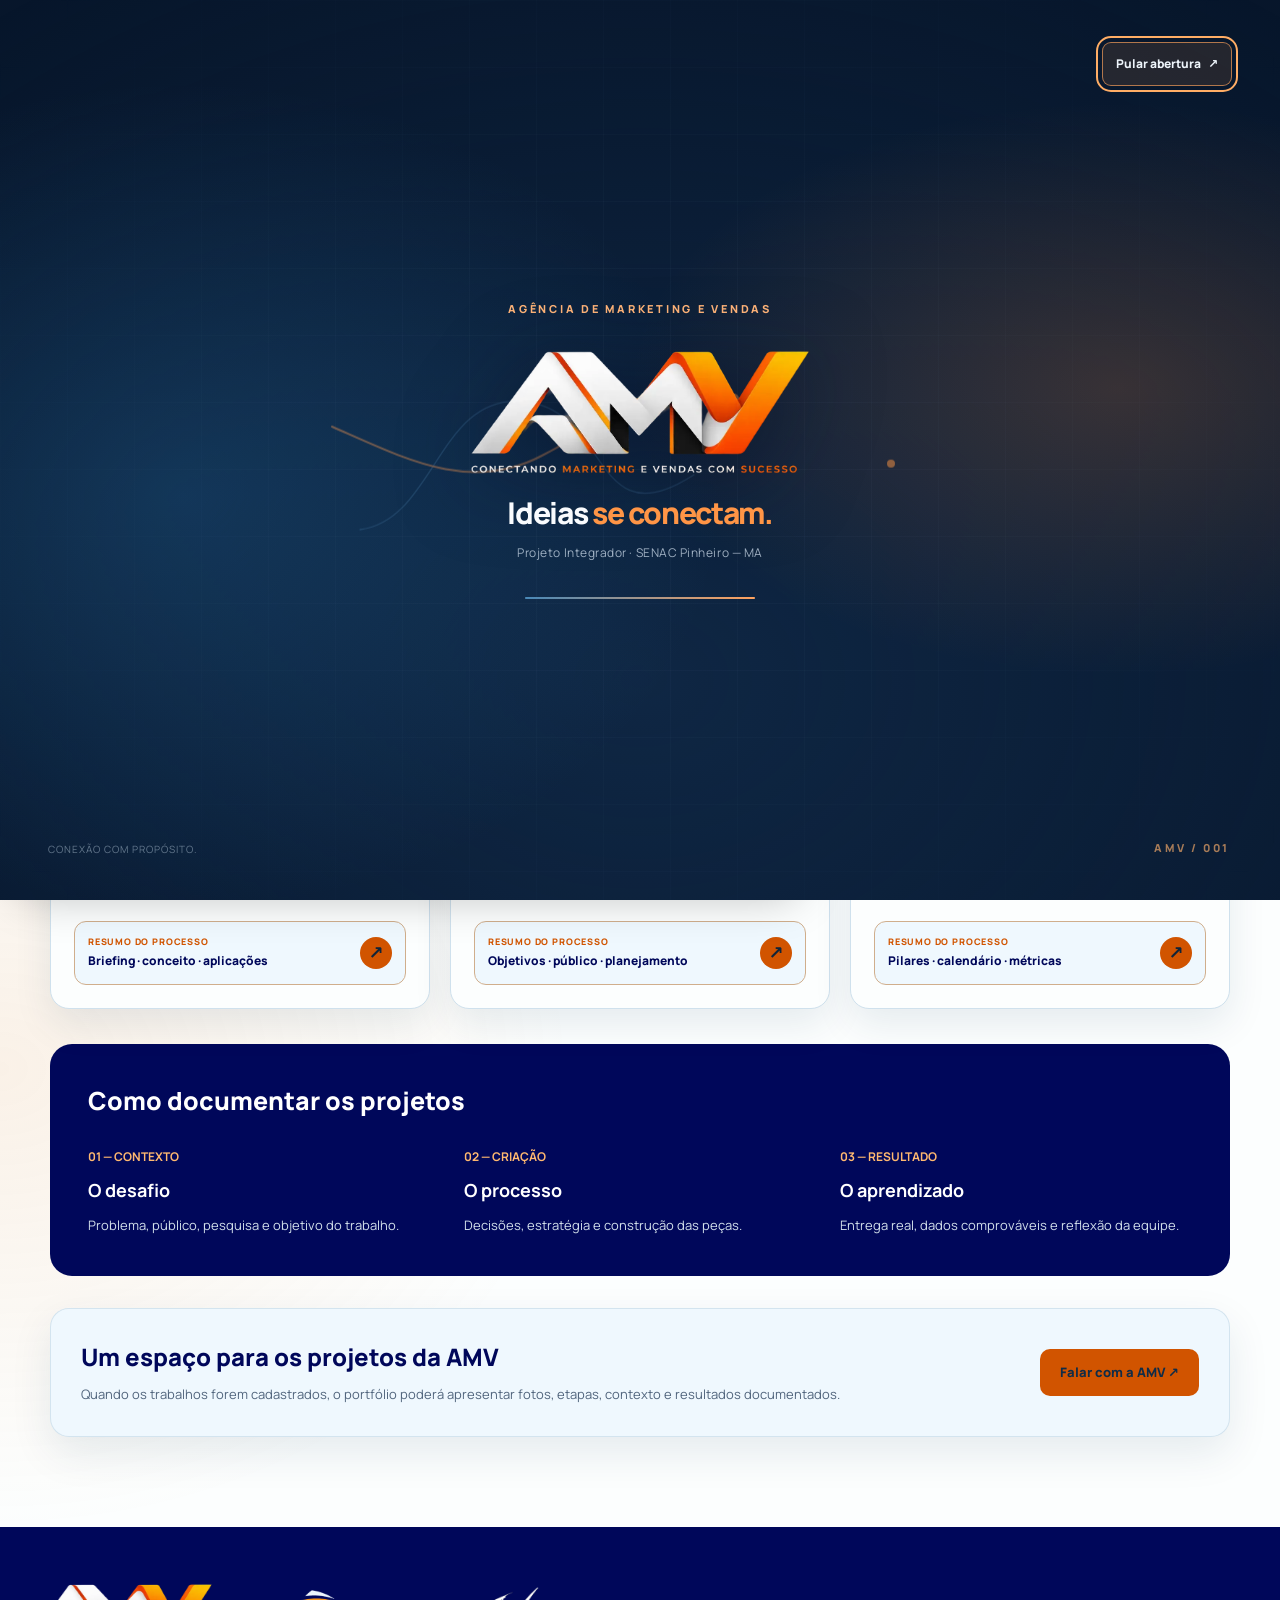
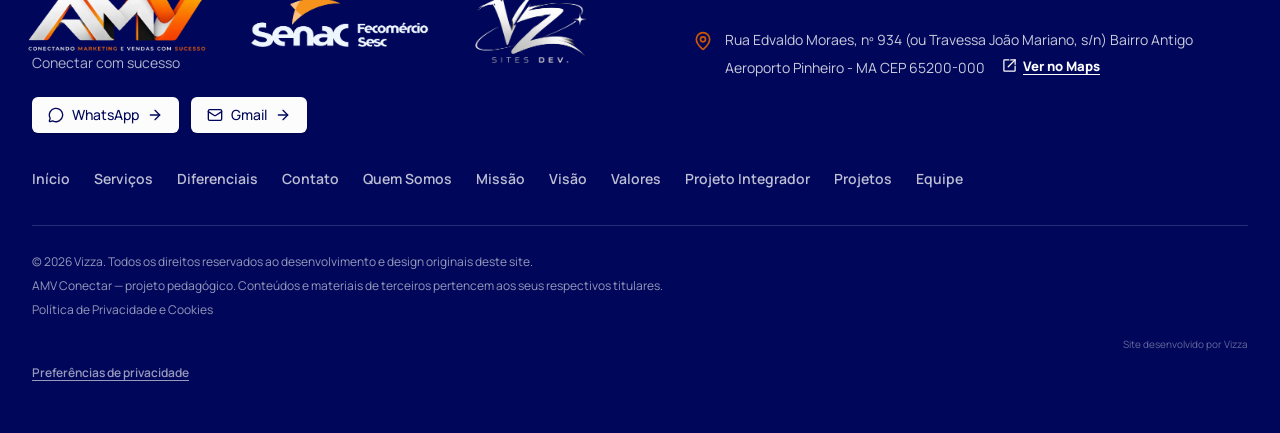
<file: projetos.html>
<!DOCTYPE html>
<html lang="pt-BR"><head><meta charset="utf-8"/><meta content="width=device-width, initial-scale=1" name="viewport"/><title>Portfólio e Projetos | AMV Conectar</title><meta content="AMV Conectar" name="author"/><meta content="Conheça a proposta de portfólio e o processo criativo da agência experimental AMV Conectar." name="description"/><meta content="Portfólio e Projetos | AMV Conectar" property="og:title"/><meta content="Conheça a proposta de portfólio e o processo criativo da agência experimental AMV Conectar." property="og:description"/><meta content="website" property="og:type"/><meta content="summary_large_image" name="twitter:card"/><link href="assets/site.min.css?v=1" rel="stylesheet"/><link href="assets/favicon.png" rel="icon" type="image/png"/><script src="assets/theme.js?v=20261022-cookie1"></script><link rel="stylesheet" href="assets/consent.css?v=20261022-cookie1"><link rel="stylesheet" href="assets/pro-preview.css?v=2"/><link rel="stylesheet" href="assets/v2-ambience.css?v=2"/><meta property="og:image" content="https://vizzahck.github.io/Amv.Ultimate/assets/amv-compartilhamento-2026.jpg"/><meta name="twitter:image" content="https://vizzahck.github.io/Amv.Ultimate/assets/amv-compartilhamento-2026.jpg"/><link rel="stylesheet" href="assets/footer-brand.css?v=8"/><link href="assets/amv-theme-brand.css?v=20261026c" rel="stylesheet"/><link href="assets/theme-motion.css?v=20261026" rel="stylesheet"/><link href="assets/portfolio/ultimate-art.css?v=3" rel="stylesheet"/><link href="assets/portfolio/processos.css?v=1" rel="stylesheet"/><link rel="canonical" href="https://vizzahck.github.io/Amv.Ultimate/projetos.html"/><meta property="og:url" content="https://vizzahck.github.io/Amv.Ultimate/projetos.html"/><meta property="og:image:alt" content="AMV Conectar — agência experimental de Marketing e Vendas do SENAC Pinheiro, com identidade azul e laranja"/><meta property="og:image:width" content="1200"/><meta property="og:image:height" content="630"/><meta name="theme-color" content="#071336"/><link rel="stylesheet" href="assets/v2-finish.css?v=1"/><link rel="stylesheet" href="assets/v2-flow.css?v=1"/><link rel="stylesheet" href="assets/v2-polish.css?v=1"/><meta property="og:image:type" content="image/jpeg"/><link rel="preload" href="assets/manrope-4.ttf" as="font" type="font/ttf" crossorigin/><script>!function(){try{var reduced=window.matchMedia&&matchMedia("(prefers-reduced-motion: reduce)").matches;var force=new URLSearchParams(location.search).get("intro")==="1";var seen=sessionStorage.getItem("amv-intro-seen-v2-01")==="1";if(!reduced&&(force||(!seen&&!location.hash))){document.documentElement.classList.add("amv-intro-pending");window.setTimeout(function(){document.documentElement.classList.remove("amv-intro-pending","amv-intro-leaving")},8000)}}catch(e){}}();</script><link rel="stylesheet" href="assets/intro.css?v=2"/><script defer src="assets/intro.js?v=2"></script><script>!function(){try{if(sessionStorage.getItem("amv-route-next")==="1"){sessionStorage.removeItem("amv-route-next");if(!window.matchMedia("(prefers-reduced-motion: reduce)").matches)document.documentElement.classList.add("amv-route-entering")}}catch(e){}}();</script><link rel="stylesheet" href="assets/v2-experience.css?v=2"/><link rel="stylesheet" href="assets/pointer-effects.css?v=1"/><link rel="stylesheet" href="assets/portfolio-cms.css?v=2"/><link rel="stylesheet" href="assets/links-footer.css?v=1"/></head><body><div id="amv-intro" class="amv-intro" role="dialog" aria-modal="true" aria-label="Abertura da AMV Conectar">
  <div class="amv-intro-graphics" aria-hidden="true"><svg class="amv-intro-lines" viewBox="0 0 560 260" fill="none" xmlns="http://www.w3.org/2000/svg">
  <path d="M0 220C75 211 78 83 164 92C250 100 232 229 331 167C422 111 447 25 560 52"/>
  <path d="M-28 117C45 149 110 184 182 146C272 99 309 60 374 89C439 118 491 187 584 145"/>
  <circle cx="164" cy="92" r="5"/><circle cx="374" cy="89" r="5"/><circle cx="531" cy="154" r="4"/>
  </svg></div>
  <button class="amv-intro-skip" type="button" aria-label="Pular animação de abertura">Pular abertura <span aria-hidden="true">↗</span></button>
  <div class="amv-intro-core">
    <p class="amv-intro-eyebrow">Agência de Marketing e Vendas</p>
    <div class="amv-intro-logo"><img src="assets/amv-marca-escuro.webp" width="967" height="370" decoding="async" alt="AMV Conectar — Conectando Marketing e Vendas com Sucesso"></div>
    <h2 class="amv-intro-headline">Ideias <em>se conectam.</em></h2>
    <p class="amv-intro-subtitle">Projeto Integrador · SENAC Pinheiro — MA</p>
    <div class="amv-intro-progress" aria-hidden="true"><span></span></div>
  </div>
  <span class="amv-intro-corner" aria-hidden="true">Conexão com propósito.</span><span class="amv-intro-index" aria-hidden="true">AMV / 001</span>
</div><a class="v2-skip" href="#conteudo">Pular para o conteúdo</a><header class="amv-smart-header fixed inset-x-0 top-0 z-50 border-b border-border/80 bg-background/95 backdrop-blur-md"><div class="mx-auto flex h-20 max-w-7xl items-center gap-3 px-5 lg:px-8"><a aria-label="AMV Conectar — início" class="shrink-0" href="index.html"><span class="amv-theme-logo amv-theme-logo--header"><img class="amv-brand-image amv-brand-image--light" src="assets/isologo-amv-claro.webp" width="1000" height="325" decoding="async" alt="AMV Conectar — isologo"/><img class="amv-brand-image amv-brand-image--dark" src="assets/isologo-amv-escuro.webp" width="1000" height="329" decoding="async" alt="AMV Conectar — isologo"/></span></a><nav aria-label="Navegação principal" class="ml-auto hidden items-center gap-5 xl:flex"><a class="text-sm font-semibold text-ink/70 hover:text-brand "  href="index.html#inicio">Início</a><details class="v2-nav-menu"><summary>Sobre a AMV</summary><div class="v2-nav-dropdown"><a href="quem-somos.html" >Quem Somos</a><a href="missao.html" >Missão</a><a href="visao.html" >Visão</a><a href="valores.html" >Valores</a><a href="projeto-integrador.html" >Projeto Integrador</a></div></details><a class="text-sm font-semibold text-ink/70 hover:text-brand "  href="index.html#servicos">Serviços</a><a class="text-sm font-semibold text-ink/70 hover:text-brand text-brand-orange" aria-current="page" href="projetos.html">Projetos</a><a class="text-sm font-semibold text-ink/70 hover:text-brand "  href="equipe.html">Equipe</a><a class="text-sm font-semibold text-ink/70 hover:text-brand "  href="index.html#contato">Contato</a></nav><div class="ml-auto flex shrink-0 items-center gap-2 xl:ml-2"><button aria-label="Ativar modo escuro" aria-pressed="false" class="inline-flex items-center justify-center gap-2 whitespace-nowrap rounded-md text-sm font-medium cursor-pointer transition-colors focus-visible:outline-none focus-visible:ring-1 focus-visible:ring-ring disabled:pointer-events-none disabled:opacity-50 disabled:cursor-not-allowed [&amp;_svg]:pointer-events-none [&amp;_svg]:size-4 [&amp;_svg]:shrink-0 border border-input bg-background shadow-sm hover:bg-accent hover:text-accent-foreground size-11 touch-manipulation select-none" data-action="theme" title="Ativar modo escuro" type="button"><svg aria-hidden="true" class="lucide lucide-moon size-5" fill="none" height="24" stroke="currentColor" stroke-linecap="round" stroke-linejoin="round" stroke-width="2" viewbox="0 0 24 24" width="24" xmlns="http://www.w3.org/2000/svg"><path d="M20.985 12.486a9 9 0 1 1-9.473-9.472c.405-.022.617.46.402.803a6 6 0 0 0 8.268 8.268c.344-.215.825-.004.803.401"></path></svg></button><a class="items-center justify-center gap-2 whitespace-nowrap rounded-md text-sm font-medium cursor-pointer transition-colors focus-visible:outline-none focus-visible:ring-1 focus-visible:ring-ring disabled:pointer-events-none disabled:opacity-50 disabled:cursor-not-allowed [&amp;_svg]:pointer-events-none [&amp;_svg]:size-4 [&amp;_svg]:shrink-0 bg-primary text-primary-foreground shadow-sm hover:-translate-y-0.5 hover:bg-primary/90 hover:shadow-lg h-9 px-4 py-2 hidden md:inline-flex" href="https://wa.me/5598984833670" rel="noopener noreferrer" target="_blank">Fale conosco <svg aria-hidden="true" class="lucide lucide-message-circle" fill="none" height="24" stroke="currentColor" stroke-linecap="round" stroke-linejoin="round" stroke-width="2" viewbox="0 0 24 24" width="24" xmlns="http://www.w3.org/2000/svg"><path d="M2.992 16.342a2 2 0 0 1 .094 1.167l-1.065 3.29a1 1 0 0 0 1.236 1.168l3.413-.998a2 2 0 0 1 1.099.092 10 10 0 1 0-4.777-4.719"></path></svg></a><button aria-controls="amv-mobile-menu" aria-expanded="false" aria-label="Abrir menu" class="inline-flex items-center justify-center gap-2 whitespace-nowrap rounded-md text-sm font-medium cursor-pointer transition-colors focus-visible:outline-none focus-visible:ring-1 focus-visible:ring-ring disabled:pointer-events-none disabled:opacity-50 disabled:cursor-not-allowed [&amp;_svg]:pointer-events-none [&amp;_svg]:size-4 [&amp;_svg]:shrink-0 hover:bg-accent hover:text-accent-foreground h-9 w-9 xl:hidden" data-action="menu"><svg aria-hidden="true" class="lucide lucide-menu" fill="none" height="24" stroke="currentColor" stroke-linecap="round" stroke-linejoin="round" stroke-width="2" viewbox="0 0 24 24" width="24" xmlns="http://www.w3.org/2000/svg"><path d="M4 5h16"></path><path d="M4 12h16"></path><path d="M4 19h16"></path></svg></button></div></div><nav aria-label="Navegação móvel" class="max-h-[calc(100dvh-5rem)] overflow-y-auto border-t border-border bg-background px-5 py-3 xl:hidden" hidden="" id="amv-mobile-menu"><a class="flex min-h-11 items-center border-b border-border text-sm font-bold text-brand-deep" href="index.html#inicio">Início<span aria-hidden="true" style="margin-left:auto">↗</span></a><details class="v2-mobile-details"><summary>Sobre a AMV</summary><a href="quem-somos.html" >Quem Somos</a><a href="missao.html" >Missão</a><a href="visao.html" >Visão</a><a href="valores.html" >Valores</a><a href="projeto-integrador.html" >Projeto Integrador</a></details><a class="flex min-h-11 items-center border-b border-border text-sm font-bold text-brand-deep" href="index.html#servicos">Serviços<span aria-hidden="true" style="margin-left:auto">↗</span></a><a class="flex min-h-11 items-center border-b border-border text-sm font-bold text-brand-deep" href="projetos.html">Projetos<span aria-hidden="true" style="margin-left:auto">↗</span></a><a class="flex min-h-11 items-center border-b border-border text-sm font-bold text-brand-deep" href="equipe.html">Equipe<span aria-hidden="true" style="margin-left:auto">↗</span></a><a class="flex min-h-11 items-center border-b border-border text-sm font-bold text-brand-deep" href="index.html#contato">Contato<span aria-hidden="true" style="margin-left:auto">↗</span></a><button aria-pressed="false" class="flex min-h-11 w-full items-center border-b border-border text-sm font-bold text-brand-deep" data-action="theme" type="button">Ativar modo escuro<svg aria-hidden="true" class="lucide lucide-moon ml-auto size-4 text-brand" fill="none" height="24" stroke="currentColor" stroke-linecap="round" stroke-linejoin="round" stroke-width="2" viewbox="0 0 24 24" width="24" xmlns="http://www.w3.org/2000/svg"><path d="M20.985 12.486a9 9 0 1 1-9.473-9.472c.405-.022.617.46.402.803a6 6 0 0 0 8.268 8.268c.344-.215.825-.004.803.401"></path></svg></button><a class="inline-flex items-center justify-center gap-2 whitespace-nowrap cursor-pointer transition-colors focus-visible:outline-none focus-visible:ring-1 focus-visible:ring-ring disabled:pointer-events-none disabled:opacity-50 disabled:cursor-not-allowed [&amp;_svg]:pointer-events-none [&amp;_svg]:size-4 [&amp;_svg]:shrink-0 bg-primary text-primary-foreground shadow-sm hover:-translate-y-0.5 hover:bg-primary/90 hover:shadow-lg h-12 rounded-md px-6 text-sm font-bold sm:px-8 my-3 w-full" href="https://wa.me/5598984833670" rel="noopener noreferrer" target="_blank">Fale conosco <svg aria-hidden="true" class="lucide lucide-message-circle" fill="none" height="24" stroke="currentColor" stroke-linecap="round" stroke-linejoin="round" stroke-width="2" viewbox="0 0 24 24" width="24" xmlns="http://www.w3.org/2000/svg"><path d="M2.992 16.342a2 2 0 0 1 .094 1.167l-1.065 3.29a1 1 0 0 0 1.236 1.168l3.413-.998a2 2 0 0 1 1.099.092 10 10 0 1 0-4.777-4.719"></path></svg></a></nav></header><main id="conteudo" class="v2-page v2-editorial-page"><div class="v2-inner"><div class="v2-page-hero"><span class="v2-kicker">Portfólio & processo</span><h1>Boas ideias.<br><em>Boas conexões.</em></h1><p>Um espaço preparado para apresentar pesquisas, campanhas e identidades criativas da AMV Conectar. A proposta é contar a história de cada trabalho com contexto, processo e aprendizado.</p></div><div class="v2-note"><strong>Esta é uma demonstração de layout.</strong> Os cartões abaixo não são projetos entregues a clientes nem resultados alcançados. Serão substituídos por trabalhos reais ou acadêmicos quando aprovados e autorizados.</div><div class="v2-cards"><article class="v2-case"><div class="v2-case-cover v2-portfolio-cover one"><img src="assets/portfolio/identidade-realista.webp" fetchpriority="low" width="680" height="240" alt="Arte conceitual de aparência fotográfica com papelaria AMV, marca e paleta de cores." loading="lazy" decoding="async"></div><div class="v2-case-body"><div class="v2-case-label">Identidade visual</div><h3>Marca com propósito</h3><p>Modelo de apresentação de conceito, aplicações, linguagem e construção de identidade.</p><div class="amv-process-callout"><button class="amv-process-trigger" type="button" data-amv-process="identidade" aria-haspopup="dialog" aria-label="Conheça as etapas do processo de identidade visual"><span><span class="amv-process-kicker">Resumo do processo</span><span class="amv-process-teaser">Briefing · conceito · aplicações</span></span><span class="amv-process-arrow" aria-hidden="true">↗</span></button></div></div></article><article class="v2-case"><div class="v2-case-cover v2-portfolio-cover two"><img src="assets/portfolio/campanha-realista.webp" fetchpriority="low" width="680" height="240" alt="Arte conceitual de campanha com caderno de planejamento, pesquisa e estratégia." loading="lazy" decoding="async"></div><div class="v2-case-body"><div class="v2-case-label">Planejamento</div><h3>Campanha com estratégia</h3><p>Exemplo de como mostrar objetivos, pesquisa de público, conceito e peças de campanha.</p><div class="amv-process-callout"><button class="amv-process-trigger" type="button" data-amv-process="campanha" aria-haspopup="dialog" aria-label="Conheça as etapas do processo de campanha"><span><span class="amv-process-kicker">Resumo do processo</span><span class="amv-process-teaser">Objetivos · público · planejamento</span></span><span class="amv-process-arrow" aria-hidden="true">↗</span></button></div></div></article><article class="v2-case"><div class="v2-case-cover v2-portfolio-cover three"><img src="assets/portfolio/digital-realista.webp" fetchpriority="low" width="680" height="240" alt="Arte conceitual de conteúdo digital AMV, com aplicativo e gráficos de engajamento." loading="lazy" decoding="async"></div><div class="v2-case-body"><div class="v2-case-label">Conteúdo digital</div><h3>Conexão nas redes</h3><p>Estudo visual de calendário editorial, formatos criativos e estratégia de conteúdo.</p><div class="amv-process-callout"><button class="amv-process-trigger" type="button" data-amv-process="digital" aria-haspopup="dialog" aria-label="Conheça as etapas do processo de conteúdo digital"><span><span class="amv-process-kicker">Resumo do processo</span><span class="amv-process-teaser">Pilares · calendário · métricas</span></span><span class="amv-process-arrow" aria-hidden="true">↗</span></button></div></div></article></div><div class="v2-steps"><h2>Como documentar os projetos</h2><div><b>01 — CONTEXTO</b><strong>O desafio</strong><p>Problema, público, pesquisa e objetivo do trabalho.</p></div><div><b>02 — CRIAÇÃO</b><strong>O processo</strong><p>Decisões, estratégia e construção das peças.</p></div><div><b>03 — RESULTADO</b><strong>O aprendizado</strong><p>Entrega real, dados comprováveis e reflexão da equipe.</p></div></div><div class="v2-panel"><div><h2>Um espaço para os projetos da AMV</h2><p>Quando os trabalhos forem cadastrados, o portfólio poderá apresentar fotos, etapas, contexto e resultados documentados.</p></div><a class="v2-button" href="index.html#contato">Falar com a AMV ↗</a></div></div></main><div class="fixed bottom-4 right-4 z-[60] flex flex-col items-end gap-3 sm:bottom-6 sm:right-6"><section aria-label="Assistente AMV" class="rise-in flex h-[min(560px,calc(100dvh-7rem))] w-[calc(100vw-2rem)] max-w-sm flex-col overflow-hidden rounded-xl border border-border bg-background shadow-2xl" hidden="" id="amv-assistant" role="dialog" tabindex="-1"><header class="flex items-center gap-3 bg-brand-panel px-4 py-3"><span class="grid size-9 place-items-center rounded-full bg-brand-orange text-on-panel"><svg aria-hidden="true" class="lucide lucide-message-circle size-4" fill="none" height="24" stroke="currentColor" stroke-linecap="round" stroke-linejoin="round" stroke-width="2" viewbox="0 0 24 24" width="24" xmlns="http://www.w3.org/2000/svg"><path d="M2.992 16.342a2 2 0 0 1 .094 1.167l-1.065 3.29a1 1 0 0 0 1.236 1.168l3.413-.998a2 2 0 0 1 1.099.092 10 10 0 1 0-4.777-4.719"></path></svg></span><div class="mr-auto"><p class="text-sm font-extrabold text-on-panel">Assistente AMV</p><p class="text-xs text-on-panel/70">Respostas rápidas</p></div><button aria-label="Minimizar" class="grid size-9 place-items-center rounded-md text-on-panel/80 hover:bg-on-panel/10" data-action="assistant-minimizar" type="button"><svg aria-hidden="true" class="lucide lucide-minus size-4" fill="none" height="24" stroke="currentColor" stroke-linecap="round" stroke-linejoin="round" stroke-width="2" viewbox="0 0 24 24" width="24" xmlns="http://www.w3.org/2000/svg"><path d="M5 12h14"></path></svg></button><button aria-label="Fechar" class="grid size-9 place-items-center rounded-md text-on-panel/80 hover:bg-on-panel/10" data-action="assistant-fechar" type="button"><svg aria-hidden="true" class="lucide lucide-x size-4" fill="none" height="24" stroke="currentColor" stroke-linecap="round" stroke-linejoin="round" stroke-width="2" viewbox="0 0 24 24" width="24" xmlns="http://www.w3.org/2000/svg"><path d="M18 6 6 18"></path><path d="m6 6 12 12"></path></svg></button></header><div aria-live="polite" class="flex-1 space-y-3 overflow-y-auto p-4" id="assistant-messages"><div class="max-w-[90%] text-sm leading-6 text-foreground">Olá! Eu sou o Assistente AMV. Escolha uma pergunta abaixo:</div><div class="flex flex-col gap-2 pt-1" id="assistant-questions"><button class="rounded-md border border-border px-3 py-2 text-left text-sm font-semibold text-brand-deep transition hover:border-brand hover:bg-surface-blue" data-faq="0" type="button">O que é a AMV Conectar?</button><button class="rounded-md border border-border px-3 py-2 text-left text-sm font-semibold text-brand-deep transition hover:border-brand hover:bg-surface-blue" data-faq="1" type="button">Qual é o objetivo da AMV?</button><button class="rounded-md border border-border px-3 py-2 text-left text-sm font-semibold text-brand-deep transition hover:border-brand hover:bg-surface-blue" data-faq="2" type="button">O que é o Projeto Integrador?</button><button class="rounded-md border border-border px-3 py-2 text-left text-sm font-semibold text-brand-deep transition hover:border-brand hover:bg-surface-blue" data-faq="3" type="button">Qual é a missão da AMV?</button><button class="rounded-md border border-border px-3 py-2 text-left text-sm font-semibold text-brand-deep transition hover:border-brand hover:bg-surface-blue" data-faq="4" type="button">Qual é a visão da AMV?</button><button class="rounded-md border border-border px-3 py-2 text-left text-sm font-semibold text-brand-deep transition hover:border-brand hover:bg-surface-blue" data-faq="5" type="button">Quais são os valores da AMV?</button><button class="rounded-md border border-border px-3 py-2 text-left text-sm font-semibold text-brand-deep transition hover:border-brand hover:bg-surface-blue" data-faq="6" type="button">Quais serviços a AMV oferece?</button><button class="rounded-md border border-border px-3 py-2 text-left text-sm font-semibold text-brand-deep transition hover:border-brand hover:bg-surface-blue" data-faq="7" type="button">Onde fica a AMV?</button><button class="rounded-md border border-border px-3 py-2 text-left text-sm font-semibold text-brand-deep transition hover:border-brand hover:bg-surface-blue" data-faq="8" type="button">Como entrar em contato com a AMV?</button><button class="rounded-md border border-border px-3 py-2 text-left text-sm font-semibold text-brand-deep transition hover:border-brand hover:bg-surface-blue" data-faq="9" type="button">O que significa AMV?</button></div><div></div></div></section><button aria-expanded="false" aria-label="Assistente AMV" class="inline-flex h-14 items-center gap-2 rounded-full bg-primary px-5 font-bold text-primary-foreground shadow-lg ring-2 ring-brand-orange transition hover:-translate-y-0.5" data-action="assistant-toggle" type="button"><svg aria-hidden="true" class="lucide lucide-message-circle size-5" fill="none" height="24" stroke="currentColor" stroke-linecap="round" stroke-linejoin="round" stroke-width="2" viewbox="0 0 24 24" width="24" xmlns="http://www.w3.org/2000/svg"><path d="M2.992 16.342a2 2 0 0 1 .094 1.167l-1.065 3.29a1 1 0 0 0 1.236 1.168l3.413-.998a2 2 0 0 1 1.099.092 10 10 0 1 0-4.777-4.719"></path></svg><span class="hidden sm:inline">Assistente AMV</span></button></div><footer class="bg-brand-panel py-12"><div class="mx-auto grid max-w-7xl gap-9 px-5 md:grid-cols-[1fr_1fr] lg:px-8"><div><div class="amv-footer-brand-row"><a aria-label="AMV Conectar — início" href="index.html"><span class="amv-theme-logo amv-theme-logo--footer"><img class="amv-brand-image amv-brand-image--light" src="assets/amv-marca-claro.webp" width="980" height="383" decoding="async" loading="lazy" alt="AMV — Conectando Marketing e Vendas com Sucesso"/><img class="amv-brand-image amv-brand-image--dark" src="assets/amv-marca-escuro.webp" width="967" height="370" decoding="async" loading="lazy" alt="AMV — Conectando Marketing e Vendas com Sucesso"/></span></a><div class="amv-footer-partner"><a class="amv-footer-partner-link" href="https://ma.senac.br/" target="_blank" rel="noopener noreferrer" aria-label="Visitar site oficial do Senac Maranhão (abre em uma nova aba)" title="Acessar site oficial do Senac Maranhão"><img src="assets/senac-footer-white-orange.png" width="468" height="151" loading="lazy" decoding="async" alt="Senac, Fecomércio e Sesc"></a></div><div class="amv-footer-developer" aria-label="Desenvolvimento do site: VZ Sites Dev"><img src="assets/vz-sites-dev-footer.png" width="720" height="397" loading="lazy" decoding="async" alt="VZ — Sites Dev, desenvolvimento do site"></div></div><p class="mt-1 text-sm text-on-panel/70">Conectar com sucesso</p><div class="mt-6 flex flex-wrap items-center gap-3" aria-label="Canais de contato"><a class="inline-flex items-center justify-center gap-2 whitespace-nowrap rounded-md text-sm font-medium cursor-pointer transition-colors focus-visible:outline-none focus-visible:ring-1 focus-visible:ring-ring disabled:pointer-events-none disabled:opacity-50 disabled:cursor-not-allowed [&amp;_svg]:pointer-events-none [&amp;_svg]:size-4 [&amp;_svg]:shrink-0 bg-on-panel text-brand-panel shadow-sm hover:-translate-y-0.5 hover:bg-on-panel/90 h-9 px-4 py-2" href="https://wa.me/5598984833670" rel="noopener noreferrer" target="_blank"><svg aria-hidden="true" class="lucide lucide-message-circle" fill="none" height="24" stroke="currentColor" stroke-linecap="round" stroke-linejoin="round" stroke-width="2" viewbox="0 0 24 24" width="24" xmlns="http://www.w3.org/2000/svg"><path d="M2.992 16.342a2 2 0 0 1 .094 1.167l-1.065 3.29a1 1 0 0 0 1.236 1.168l3.413-.998a2 2 0 0 1 1.099.092 10 10 0 1 0-4.777-4.719"></path></svg> WhatsApp <svg aria-hidden="true" class="lucide lucide-arrow-right" fill="none" height="24" stroke="currentColor" stroke-linecap="round" stroke-linejoin="round" stroke-width="2" viewbox="0 0 24 24" width="24" xmlns="http://www.w3.org/2000/svg"><path d="M5 12h14"></path><path d="m12 5 7 7-7 7"></path></svg></a><a class="inline-flex items-center justify-center gap-2 whitespace-nowrap rounded-md text-sm font-medium cursor-pointer transition-colors focus-visible:outline-none focus-visible:ring-1 focus-visible:ring-ring disabled:pointer-events-none disabled:opacity-50 disabled:cursor-not-allowed [&amp;_svg]:pointer-events-none [&amp;_svg]:size-4 [&amp;_svg]:shrink-0 bg-on-panel text-brand-panel shadow-sm hover:-translate-y-0.5 hover:bg-on-panel/90 h-9 px-4 py-2" href="https://mail.google.com/mail/?view=cm&amp;fs=1&amp;to=amvconectar%40gmail.com" rel="noopener noreferrer" target="_blank" aria-label="Enviar e-mail para a AMV pelo Gmail (abre em nova aba)"><svg aria-hidden="true" class="lucide lucide-mail" fill="none" height="24" stroke="currentColor" stroke-linecap="round" stroke-linejoin="round" stroke-width="2" viewbox="0 0 24 24" width="24" xmlns="http://www.w3.org/2000/svg"><rect width="20" height="16" x="2" y="4" rx="2"></rect><path d="m22 7-8.97 5.7a1.94 1.94 0 0 1-2.06 0L2 7"></path></svg> Gmail <svg aria-hidden="true" class="lucide lucide-arrow-right" fill="none" height="24" stroke="currentColor" stroke-linecap="round" stroke-linejoin="round" stroke-width="2" viewbox="0 0 24 24" width="24" xmlns="http://www.w3.org/2000/svg"><path d="M5 12h14"></path><path d="m12 5 7 7-7 7"></path></svg></a></div></div><address class="flex gap-3 text-sm not-italic leading-7 text-on-panel/80"><svg aria-hidden="true" class="lucide lucide-map-pin mt-1 size-5 shrink-0 text-brand-orange" fill="none" height="24" stroke="currentColor" stroke-linecap="round" stroke-linejoin="round" stroke-width="2" viewbox="0 0 24 24" width="24" xmlns="http://www.w3.org/2000/svg"><path d="M20 10c0 4.993-5.539 10.193-7.399 11.799a1 1 0 0 1-1.202 0C9.539 20.193 4 14.993 4 10a8 8 0 0 1 16 0"></path><circle cx="12" cy="10" r="3"></circle></svg><span>Rua Edvaldo Moraes, nº 934<br/> (ou Travessa João Mariano, s/n)<br/> Bairro Antigo Aeroporto<br/> Pinheiro - MA<br/> CEP 65200-000 <a class="amv-maps-link" href="https://maps.app.goo.gl/efMrbSESCHAUTsFR6" target="_blank" rel="noopener noreferrer" aria-label="Ver endereço da AMV no Google Maps (abre em nova aba)"><svg aria-hidden="true" viewBox="0 0 24 24" fill="none" stroke="currentColor" stroke-width="2" stroke-linecap="round" stroke-linejoin="round" width="15" height="15"><path d="M14 3h7v7"/><path d="M10 14 21 3"/><path d="M21 13v7a1 1 0 0 1-1 1H4a1 1 0 0 1-1-1V4a1 1 0 0 1 1-1h7"/></svg>Ver no Maps</a></span></address><nav aria-label="Navegação do rodapé" class="flex flex-wrap gap-x-6 gap-y-3 md:col-span-2"><a class="text-sm font-semibold text-on-panel/75 hover:text-on-panel" href="index.html#inicio">Início</a><a class="text-sm font-semibold text-on-panel/75 hover:text-on-panel" href="index.html#servicos">Serviços</a><a class="text-sm font-semibold text-on-panel/75 hover:text-on-panel" href="index.html#diferenciais">Diferenciais</a><a class="text-sm font-semibold text-on-panel/75 hover:text-on-panel" href="index.html#contato">Contato</a><a aria-current="page" class="text-sm font-semibold text-on-panel/75 hover:text-on-panel active" data-status="active" href="quem-somos.html">Quem Somos</a><a class="text-sm font-semibold text-on-panel/75 hover:text-on-panel" href="missao.html">Missão</a><a class="text-sm font-semibold text-on-panel/75 hover:text-on-panel" href="visao.html">Visão</a><a class="text-sm font-semibold text-on-panel/75 hover:text-on-panel" href="valores.html">Valores</a><a class="text-sm font-semibold text-on-panel/75 hover:text-on-panel" href="projeto-integrador.html">Projeto Integrador</a><a class="text-sm font-semibold text-on-panel/75 hover:text-on-panel" href="projetos.html">Projetos</a><a class="text-sm font-semibold text-on-panel/75 hover:text-on-panel" href="equipe.html">Equipe</a></nav><div class="border-t border-on-panel/15 pt-7 text-xs text-on-panel/60 md:col-span-2"><p>© 2026 Vizza. Todos os direitos reservados ao desenvolvimento e design originais deste site.</p><p class="mt-2">AMV Conectar — projeto pedagógico. Conteúdos e materiais de terceiros pertencem aos seus respectivos titulares.</p><p class="mt-2"><a class="underline hover:text-on-panel" href="privacidade.html">Política de Privacidade e Cookies</a></p><p class="mt-5 text-right text-[10px] text-on-panel/40">Site desenvolvido por Vizza</p></div></div></footer><script defer="" src="assets/faq.js"></script><script defer="" src="assets/site.js?v=20261028-contact2"></script><script defer src="assets/assistant-config.js"></script><script defer src="assets/assistant-ai.js?v=20261028-cota5"></script><script defer src="assets/consent.js?v=20261022-cookie1"></script><script defer src="assets/portfolio/processos.js?v=1"></script><script defer src="assets/v2-polish.js?v=1"></script><script defer src="assets/v2-experience.js?v=1"></script><script defer src="assets/pointer-effects.js?v=2"></script><script defer src="assets/cms-runtime.js?v=2"></script><script defer src="assets/brand-runtime.js?v=1"></script><script defer src="assets/portfolio-cms.js?v=2"></script><script defer src="assets/links-runtime.js?v=1"></script></body></html>
</file>
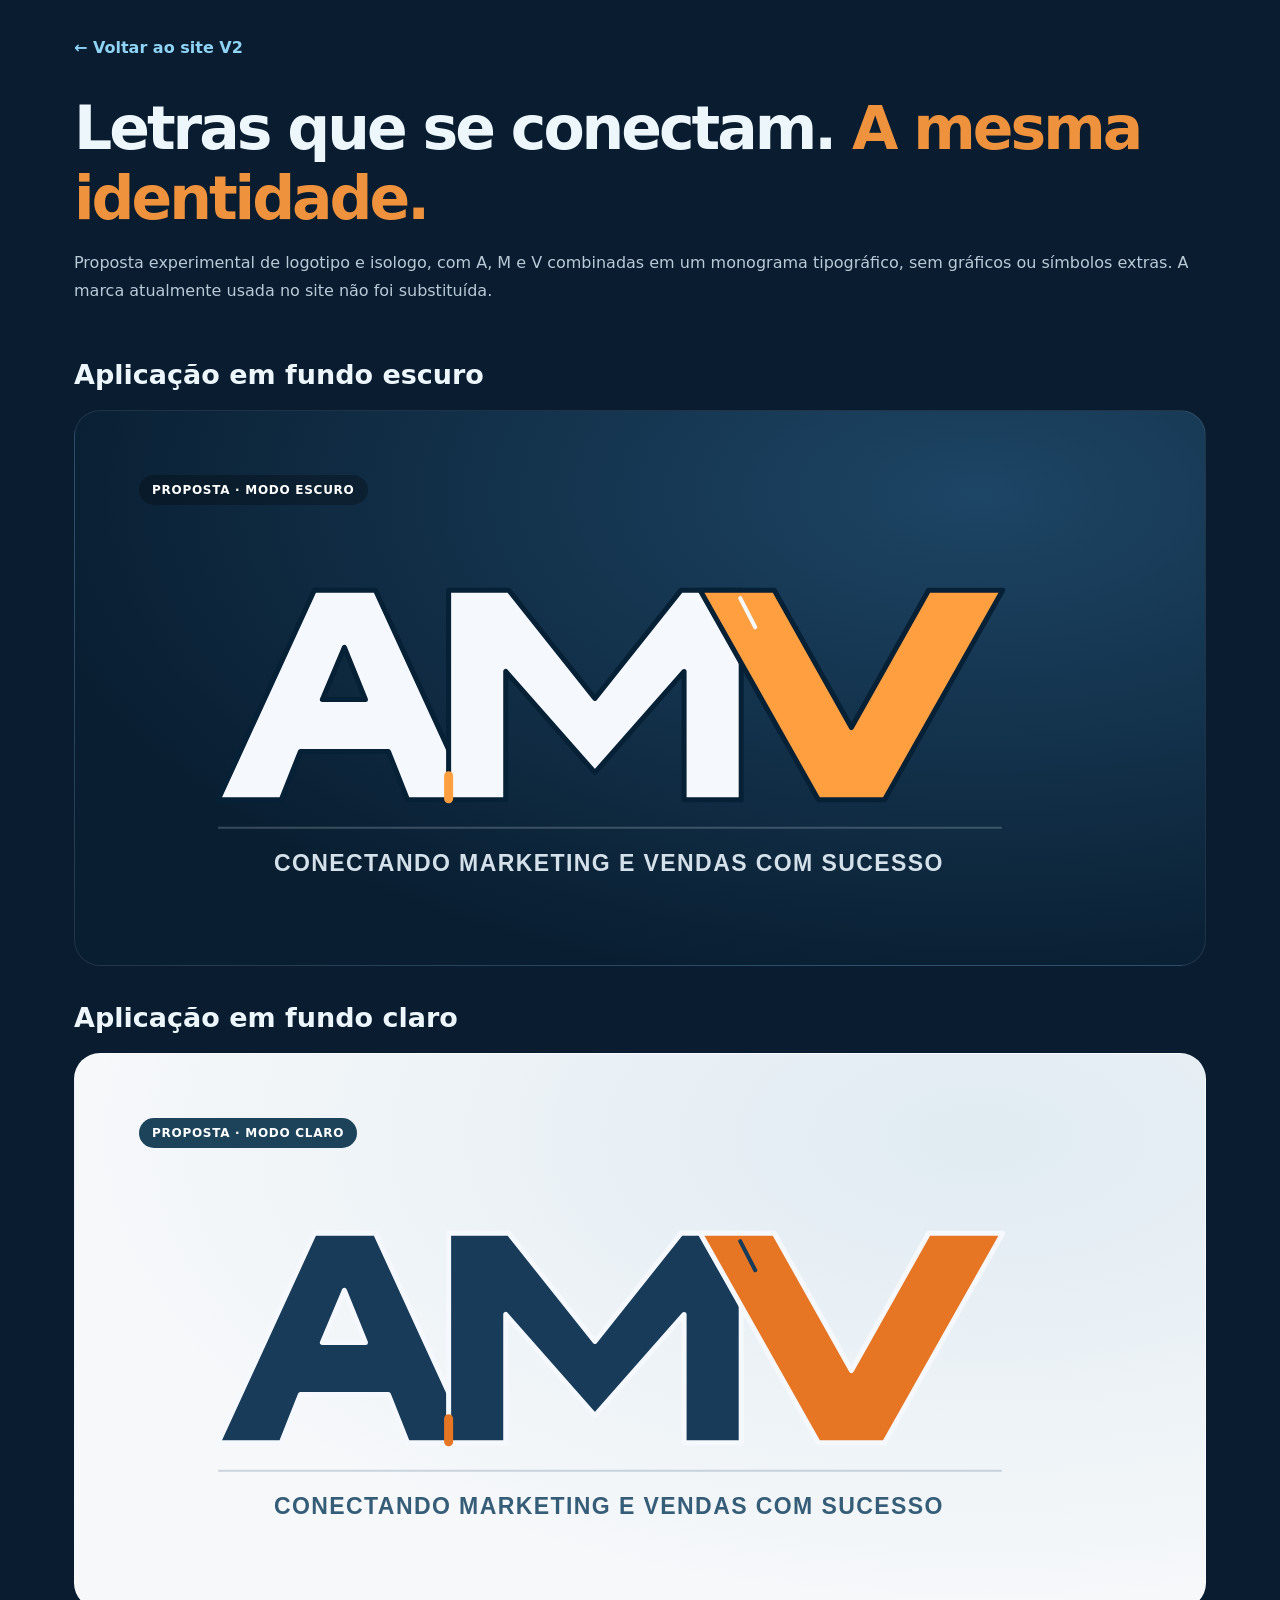
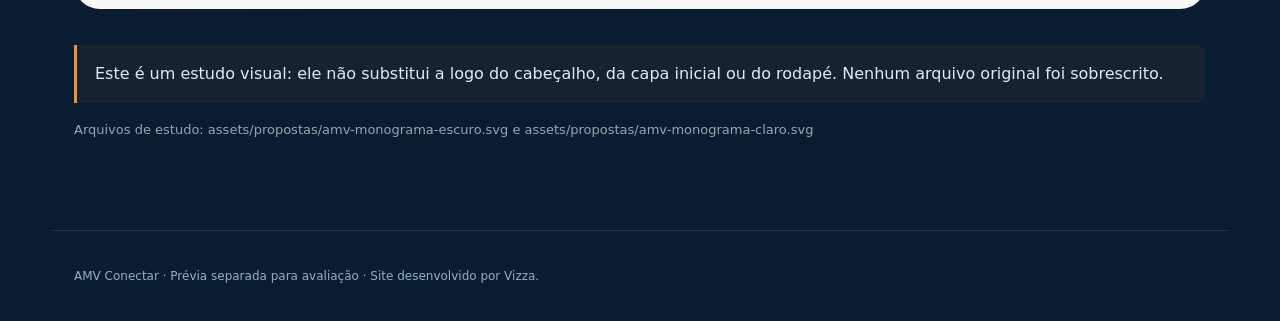
<file: proposta-logo.html>
<!doctype html>
<html lang="pt-BR"><head><meta charset="utf-8"><meta name="viewport" content="width=device-width,initial-scale=1"><meta name="robots" content="noindex,nofollow"><title>Proposta de logo — AMV Conectar V2</title>
<style>
:root{color-scheme:dark;font-family:Manrope,Inter,system-ui,Arial,sans-serif}*{box-sizing:border-box}html{background:#091c30}body{margin:0;color:#ecf6fb;background:#091c30}header,footer{max-width:1180px;margin:auto;padding:38px 24px}header a{color:#8fd4f5;text-decoration:none;font-weight:700}h1{font-size:clamp(32px,5vw,60px);letter-spacing:-.05em;margin:36px 0 9px}p{line-height:1.75;color:#b9cad7}main{max-width:1180px;margin:0 auto;padding:0 24px 76px}.sample{padding:clamp(28px,5vw,66px);border-radius:26px;border:1px solid #ffffff18;margin:20px 0 36px;overflow:hidden}.sample.dark{background:radial-gradient(ellipse at 80% 15%,#1d4565,#091e31 76%)}.sample.light{background:radial-gradient(ellipse at 80% 15%,#e0ebf2,#f6f8fa 70%)}.sample img{display:block;width:100%;height:auto;max-width:1050px;margin:auto}.sample-label{display:inline-block;background:#0004;border-radius:50px;color:white;padding:8px 13px;margin:0 0 20px;font-size:12px;font-weight:800;letter-spacing:.06em;text-transform:uppercase}.sample.light .sample-label{background:#1d435b;color:#fff}h2{font-size:clamp(19px,3vw,27px);margin:0 0 10px}.meta{font-size:13px;opacity:.8}.note{border-left:3px solid #ee923d;background:#ee923d0d;border-radius:0 10px 10px 0;padding:15px 18px;color:#dfecf2}footer{font-size:12px;color:#91b3c3;border-top:1px solid #ffffff18}
</style></head><body><header><a href="index.html">← Voltar ao site V2</a><h1>Letras que se conectam. <span style="color:#ee923d">A mesma identidade.</span></h1><p>Proposta experimental de logotipo e isologo, com A, M e V combinadas em um monograma tipográfico, sem gráficos ou símbolos extras. A marca atualmente usada no site não foi substituída.</p></header><main><h2>Aplicação em fundo escuro</h2><div class="sample dark"><span class="sample-label">PROPOSTA · MODO ESCURO</span><img src="assets/propostas/amv-monograma-escuro.svg" alt="Proposta de logotipo AMV branco e laranja sobre fundo azul-marinho"></div><h2>Aplicação em fundo claro</h2><div class="sample light"><span class="sample-label">PROPOSTA · MODO CLARO</span><img src="assets/propostas/amv-monograma-claro.svg" alt="Proposta de logotipo AMV azul-escuro e laranja sobre fundo claro"></div><p class="note">Este é um estudo visual: ele não substitui a logo do cabeçalho, da capa inicial ou do rodapé. Nenhum arquivo original foi sobrescrito.</p><p class="meta">Arquivos de estudo: assets/propostas/amv-monograma-escuro.svg e assets/propostas/amv-monograma-claro.svg</p></main><footer>AMV Conectar · Prévia separada para avaliação · Site desenvolvido por Vizza.</footer></body></html>
</file>
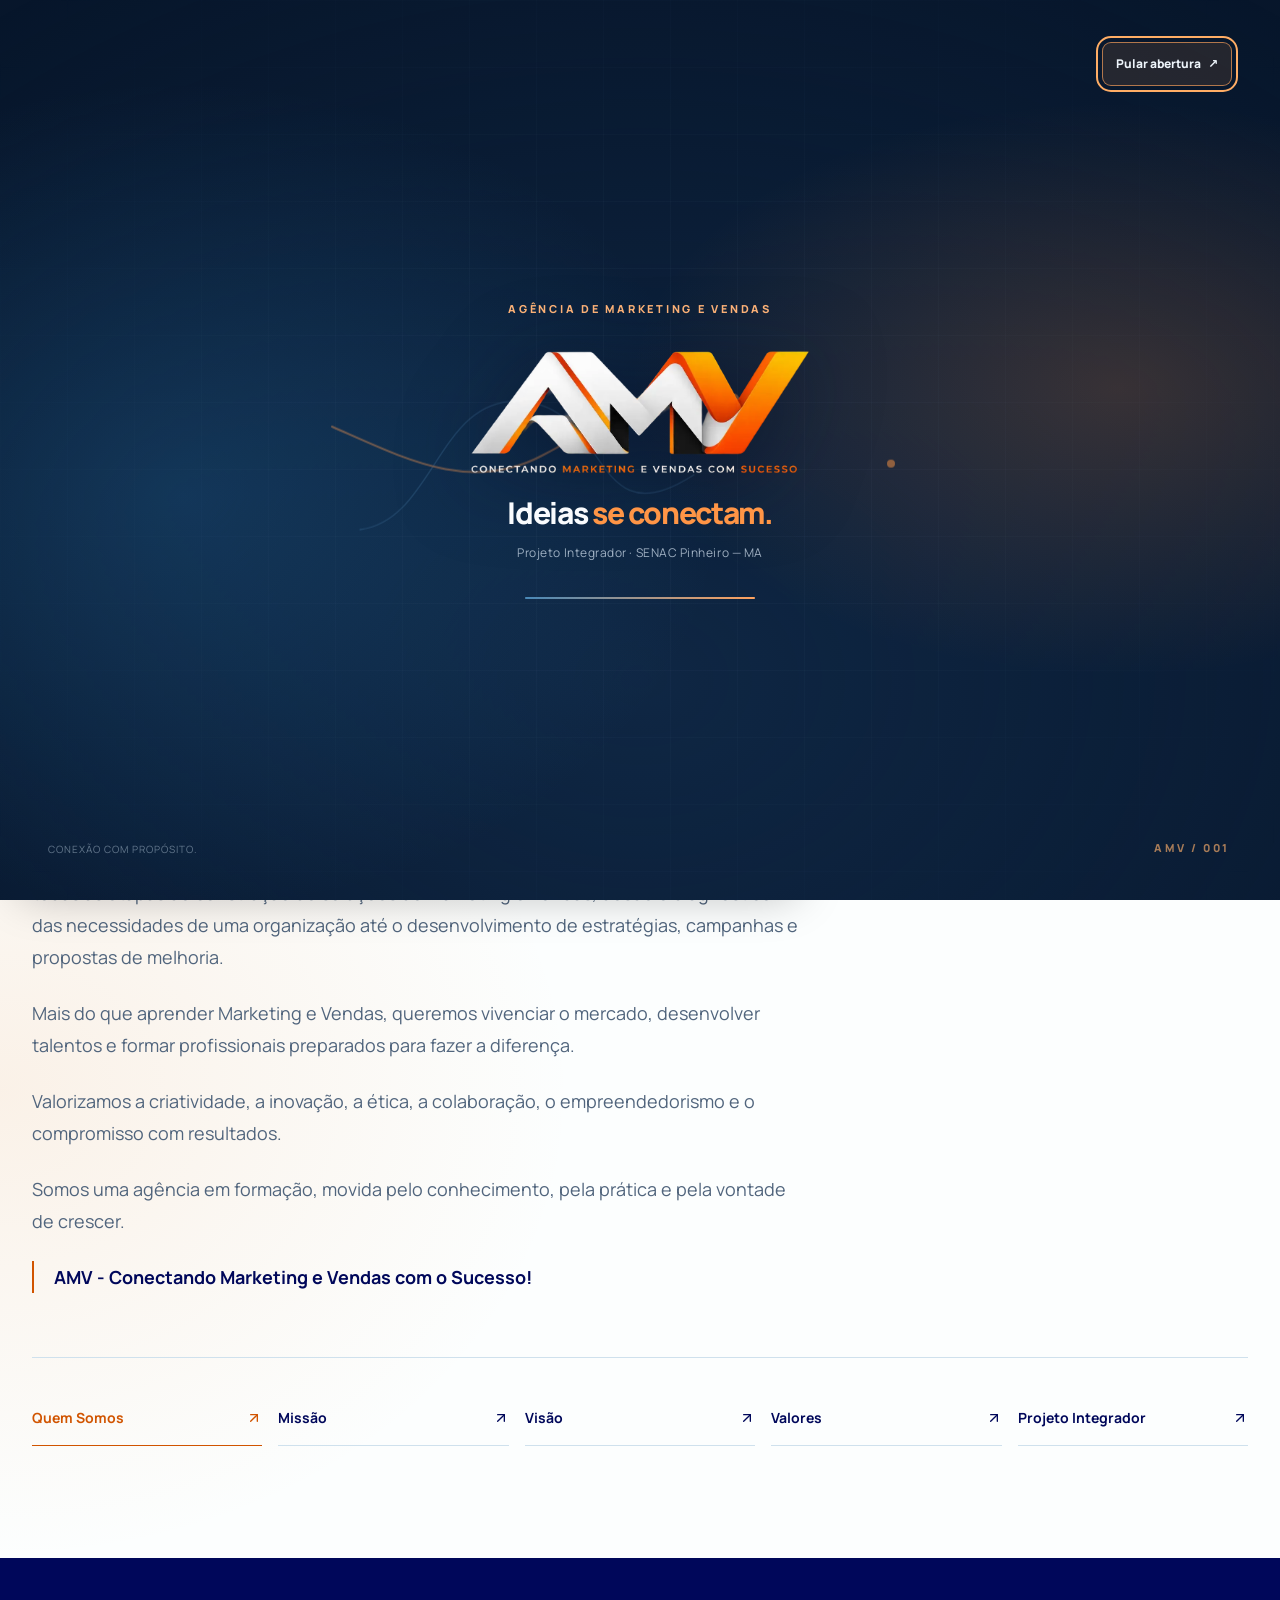
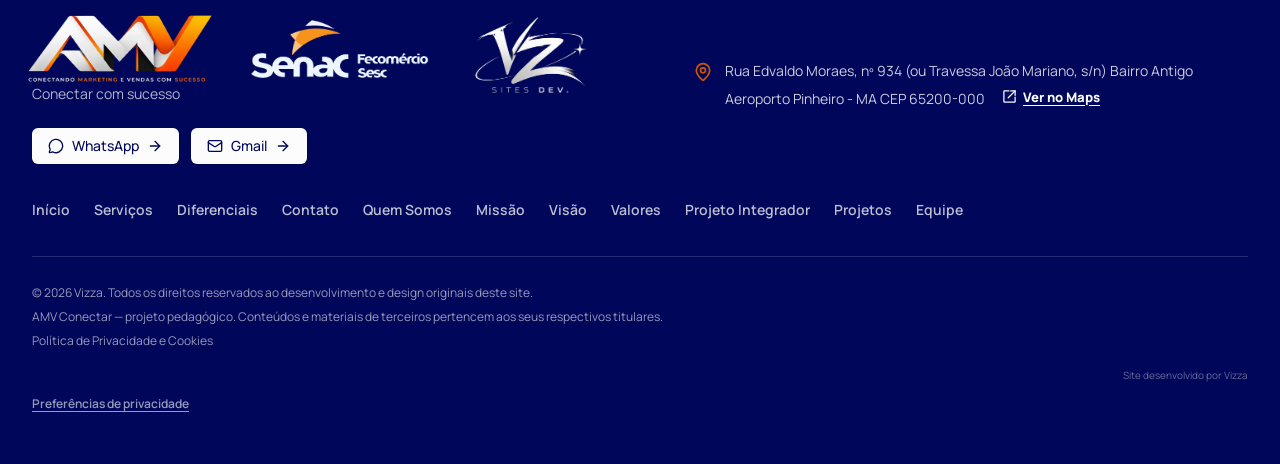
<file: quem-somos.html>
<!DOCTYPE html>
<html lang="pt-BR"><head><meta charset="utf-8"/><meta content="width=device-width, initial-scale=1" name="viewport"/><title>Quem Somos | AMV Conectar</title><meta content="AMV Conectar" name="author"/><meta content="Conheça a AMV, agência experimental de aprendizagem criada por alunos do SENAC em Pinheiro, Maranhão." name="description"/><meta content="Quem Somos | AMV Conectar" property="og:title"/><meta content="Conheça a AMV, agência experimental de aprendizagem criada por alunos do SENAC em Pinheiro, Maranhão." property="og:description"/><meta content="website" property="og:type"/><meta content="summary_large_image" name="twitter:card"/><link href="assets/site.min.css?v=1" rel="stylesheet"/><link href="assets/favicon.png" rel="icon" type="image/png"/><script src="assets/theme.js?v=20261022-cookie1"></script><link rel="stylesheet" href="assets/consent.css?v=20261022-cookie1"><link rel="stylesheet" href="assets/pro-preview.css?v=2"/><link rel="stylesheet" href="assets/v2-ambience.css?v=2"/><meta property="og:image" content="https://vizzahck.github.io/Amv.Ultimate/assets/amv-compartilhamento-2026.jpg"/><meta name="twitter:image" content="https://vizzahck.github.io/Amv.Ultimate/assets/amv-compartilhamento-2026.jpg"/><link rel="stylesheet" href="assets/footer-brand.css?v=8"/><link href="assets/amv-theme-brand.css?v=20261026c" rel="stylesheet"/><link href="assets/theme-motion.css?v=20261026" rel="stylesheet"/><link rel="canonical" href="https://vizzahck.github.io/Amv.Ultimate/quem-somos.html"/><meta property="og:url" content="https://vizzahck.github.io/Amv.Ultimate/quem-somos.html"/><meta property="og:image:alt" content="AMV Conectar — agência experimental de Marketing e Vendas do SENAC Pinheiro, com identidade azul e laranja"/><meta property="og:image:width" content="1200"/><meta property="og:image:height" content="630"/><meta name="theme-color" content="#071336"/><link rel="stylesheet" href="assets/v2-finish.css?v=1"/><link rel="stylesheet" href="assets/v2-flow.css?v=1"/><link rel="stylesheet" href="assets/v2-polish.css?v=1"/><meta property="og:image:type" content="image/jpeg"/><link rel="preload" href="assets/manrope-4.ttf" as="font" type="font/ttf" crossorigin/><script>!function(){try{var reduced=window.matchMedia&&matchMedia("(prefers-reduced-motion: reduce)").matches;var force=new URLSearchParams(location.search).get("intro")==="1";var seen=sessionStorage.getItem("amv-intro-seen-v2-01")==="1";if(!reduced&&(force||(!seen&&!location.hash))){document.documentElement.classList.add("amv-intro-pending");window.setTimeout(function(){document.documentElement.classList.remove("amv-intro-pending","amv-intro-leaving")},8000)}}catch(e){}}();</script><link rel="stylesheet" href="assets/intro.css?v=2"/><script defer src="assets/intro.js?v=2"></script><script>!function(){try{if(sessionStorage.getItem("amv-route-next")==="1"){sessionStorage.removeItem("amv-route-next");if(!window.matchMedia("(prefers-reduced-motion: reduce)").matches)document.documentElement.classList.add("amv-route-entering")}}catch(e){}}();</script><link rel="stylesheet" href="assets/v2-experience.css?v=2"/><link rel="stylesheet" href="assets/pointer-effects.css?v=1"/><link rel="stylesheet" href="assets/links-footer.css?v=1"/></head><body><div id="amv-intro" class="amv-intro" role="dialog" aria-modal="true" aria-label="Abertura da AMV Conectar">
  <div class="amv-intro-graphics" aria-hidden="true"><svg class="amv-intro-lines" viewBox="0 0 560 260" fill="none" xmlns="http://www.w3.org/2000/svg">
  <path d="M0 220C75 211 78 83 164 92C250 100 232 229 331 167C422 111 447 25 560 52"/>
  <path d="M-28 117C45 149 110 184 182 146C272 99 309 60 374 89C439 118 491 187 584 145"/>
  <circle cx="164" cy="92" r="5"/><circle cx="374" cy="89" r="5"/><circle cx="531" cy="154" r="4"/>
  </svg></div>
  <button class="amv-intro-skip" type="button" aria-label="Pular animação de abertura">Pular abertura <span aria-hidden="true">↗</span></button>
  <div class="amv-intro-core">
    <p class="amv-intro-eyebrow">Agência de Marketing e Vendas</p>
    <div class="amv-intro-logo"><img src="assets/amv-marca-escuro.webp" width="967" height="370" decoding="async" alt="AMV Conectar — Conectando Marketing e Vendas com Sucesso"></div>
    <h2 class="amv-intro-headline">Ideias <em>se conectam.</em></h2>
    <p class="amv-intro-subtitle">Projeto Integrador · SENAC Pinheiro — MA</p>
    <div class="amv-intro-progress" aria-hidden="true"><span></span></div>
  </div>
  <span class="amv-intro-corner" aria-hidden="true">Conexão com propósito.</span><span class="amv-intro-index" aria-hidden="true">AMV / 001</span>
</div><a class="v2-skip" href="#conteudo">Pular para o conteúdo</a><header class="amv-smart-header fixed inset-x-0 top-0 z-50 border-b border-border/80 bg-background/95 backdrop-blur-md"><div class="mx-auto flex h-20 max-w-7xl items-center gap-3 px-5 lg:px-8"><a aria-label="AMV Conectar — início" class="shrink-0" href="index.html"><span class="amv-theme-logo amv-theme-logo--header"><img class="amv-brand-image amv-brand-image--light" src="assets/isologo-amv-claro.webp" width="1000" height="325" decoding="async" alt="AMV Conectar — isologo"/><img class="amv-brand-image amv-brand-image--dark" src="assets/isologo-amv-escuro.webp" width="1000" height="329" decoding="async" alt="AMV Conectar — isologo"/></span></a><nav aria-label="Navegação principal" class="ml-auto hidden items-center gap-5 xl:flex"><a class="text-sm font-semibold text-ink/70 hover:text-brand "  href="index.html#inicio">Início</a><details class="v2-nav-menu"><summary>Sobre a AMV</summary><div class="v2-nav-dropdown"><a href="quem-somos.html" aria-current="page">Quem Somos</a><a href="missao.html" >Missão</a><a href="visao.html" >Visão</a><a href="valores.html" >Valores</a><a href="projeto-integrador.html" >Projeto Integrador</a></div></details><a class="text-sm font-semibold text-ink/70 hover:text-brand "  href="index.html#servicos">Serviços</a><a class="text-sm font-semibold text-ink/70 hover:text-brand "  href="projetos.html">Projetos</a><a class="text-sm font-semibold text-ink/70 hover:text-brand "  href="equipe.html">Equipe</a><a class="text-sm font-semibold text-ink/70 hover:text-brand "  href="index.html#contato">Contato</a></nav><div class="ml-auto flex shrink-0 items-center gap-2 xl:ml-2"><button aria-label="Ativar modo escuro" aria-pressed="false" class="inline-flex items-center justify-center gap-2 whitespace-nowrap rounded-md text-sm font-medium cursor-pointer transition-colors focus-visible:outline-none focus-visible:ring-1 focus-visible:ring-ring disabled:pointer-events-none disabled:opacity-50 disabled:cursor-not-allowed [&amp;_svg]:pointer-events-none [&amp;_svg]:size-4 [&amp;_svg]:shrink-0 border border-input bg-background shadow-sm hover:bg-accent hover:text-accent-foreground size-11 touch-manipulation select-none" data-action="theme" title="Ativar modo escuro" type="button"><svg aria-hidden="true" class="lucide lucide-moon size-5" fill="none" height="24" stroke="currentColor" stroke-linecap="round" stroke-linejoin="round" stroke-width="2" viewbox="0 0 24 24" width="24" xmlns="http://www.w3.org/2000/svg"><path d="M20.985 12.486a9 9 0 1 1-9.473-9.472c.405-.022.617.46.402.803a6 6 0 0 0 8.268 8.268c.344-.215.825-.004.803.401"></path></svg></button><a class="items-center justify-center gap-2 whitespace-nowrap rounded-md text-sm font-medium cursor-pointer transition-colors focus-visible:outline-none focus-visible:ring-1 focus-visible:ring-ring disabled:pointer-events-none disabled:opacity-50 disabled:cursor-not-allowed [&amp;_svg]:pointer-events-none [&amp;_svg]:size-4 [&amp;_svg]:shrink-0 bg-primary text-primary-foreground shadow-sm hover:-translate-y-0.5 hover:bg-primary/90 hover:shadow-lg h-9 px-4 py-2 hidden md:inline-flex" href="https://wa.me/5598984833670" rel="noopener noreferrer" target="_blank">Fale conosco <svg aria-hidden="true" class="lucide lucide-message-circle" fill="none" height="24" stroke="currentColor" stroke-linecap="round" stroke-linejoin="round" stroke-width="2" viewbox="0 0 24 24" width="24" xmlns="http://www.w3.org/2000/svg"><path d="M2.992 16.342a2 2 0 0 1 .094 1.167l-1.065 3.29a1 1 0 0 0 1.236 1.168l3.413-.998a2 2 0 0 1 1.099.092 10 10 0 1 0-4.777-4.719"></path></svg></a><button aria-controls="amv-mobile-menu" aria-expanded="false" aria-label="Abrir menu" class="inline-flex items-center justify-center gap-2 whitespace-nowrap rounded-md text-sm font-medium cursor-pointer transition-colors focus-visible:outline-none focus-visible:ring-1 focus-visible:ring-ring disabled:pointer-events-none disabled:opacity-50 disabled:cursor-not-allowed [&amp;_svg]:pointer-events-none [&amp;_svg]:size-4 [&amp;_svg]:shrink-0 hover:bg-accent hover:text-accent-foreground h-9 w-9 xl:hidden" data-action="menu"><svg aria-hidden="true" class="lucide lucide-menu" fill="none" height="24" stroke="currentColor" stroke-linecap="round" stroke-linejoin="round" stroke-width="2" viewbox="0 0 24 24" width="24" xmlns="http://www.w3.org/2000/svg"><path d="M4 5h16"></path><path d="M4 12h16"></path><path d="M4 19h16"></path></svg></button></div></div><nav aria-label="Navegação móvel" class="max-h-[calc(100dvh-5rem)] overflow-y-auto border-t border-border bg-background px-5 py-3 xl:hidden" hidden="" id="amv-mobile-menu"><a class="flex min-h-11 items-center border-b border-border text-sm font-bold text-brand-deep" href="index.html#inicio">Início<span aria-hidden="true" style="margin-left:auto">↗</span></a><details class="v2-mobile-details"><summary>Sobre a AMV</summary><a href="quem-somos.html" aria-current="page">Quem Somos</a><a href="missao.html" >Missão</a><a href="visao.html" >Visão</a><a href="valores.html" >Valores</a><a href="projeto-integrador.html" >Projeto Integrador</a></details><a class="flex min-h-11 items-center border-b border-border text-sm font-bold text-brand-deep" href="index.html#servicos">Serviços<span aria-hidden="true" style="margin-left:auto">↗</span></a><a class="flex min-h-11 items-center border-b border-border text-sm font-bold text-brand-deep" href="projetos.html">Projetos<span aria-hidden="true" style="margin-left:auto">↗</span></a><a class="flex min-h-11 items-center border-b border-border text-sm font-bold text-brand-deep" href="equipe.html">Equipe<span aria-hidden="true" style="margin-left:auto">↗</span></a><a class="flex min-h-11 items-center border-b border-border text-sm font-bold text-brand-deep" href="index.html#contato">Contato<span aria-hidden="true" style="margin-left:auto">↗</span></a><button aria-pressed="false" class="flex min-h-11 w-full items-center border-b border-border text-sm font-bold text-brand-deep" data-action="theme" type="button">Ativar modo escuro<svg aria-hidden="true" class="lucide lucide-moon ml-auto size-4 text-brand" fill="none" height="24" stroke="currentColor" stroke-linecap="round" stroke-linejoin="round" stroke-width="2" viewbox="0 0 24 24" width="24" xmlns="http://www.w3.org/2000/svg"><path d="M20.985 12.486a9 9 0 1 1-9.473-9.472c.405-.022.617.46.402.803a6 6 0 0 0 8.268 8.268c.344-.215.825-.004.803.401"></path></svg></button><a class="inline-flex items-center justify-center gap-2 whitespace-nowrap cursor-pointer transition-colors focus-visible:outline-none focus-visible:ring-1 focus-visible:ring-ring disabled:pointer-events-none disabled:opacity-50 disabled:cursor-not-allowed [&amp;_svg]:pointer-events-none [&amp;_svg]:size-4 [&amp;_svg]:shrink-0 bg-primary text-primary-foreground shadow-sm hover:-translate-y-0.5 hover:bg-primary/90 hover:shadow-lg h-12 rounded-md px-6 text-sm font-bold sm:px-8 my-3 w-full" href="https://wa.me/5598984833670" rel="noopener noreferrer" target="_blank">Fale conosco <svg aria-hidden="true" class="lucide lucide-message-circle" fill="none" height="24" stroke="currentColor" stroke-linecap="round" stroke-linejoin="round" stroke-width="2" viewbox="0 0 24 24" width="24" xmlns="http://www.w3.org/2000/svg"><path d="M2.992 16.342a2 2 0 0 1 .094 1.167l-1.065 3.29a1 1 0 0 0 1.236 1.168l3.413-.998a2 2 0 0 1 1.099.092 10 10 0 1 0-4.777-4.719"></path></svg></a></nav></header><main id="conteudo" class="overflow-hidden bg-background pb-20 pt-32 text-foreground sm:pb-28 sm:pt-40 v2-editorial-page"><div class="mx-auto max-w-7xl px-5 lg:px-8"><a class="inline-flex items-center justify-center gap-2 whitespace-nowrap rounded-md text-sm font-medium cursor-pointer transition-colors focus-visible:outline-none focus-visible:ring-1 focus-visible:ring-ring disabled:pointer-events-none disabled:opacity-50 disabled:cursor-not-allowed [&amp;_svg]:pointer-events-none [&amp;_svg]:size-4 [&amp;_svg]:shrink-0 hover:bg-accent hover:text-accent-foreground h-9 px-4 py-2 mb-9 -ml-3 text-muted-foreground" href="index.html"><svg aria-hidden="true" class="lucide lucide-arrow-left" fill="none" height="24" stroke="currentColor" stroke-linecap="round" stroke-linejoin="round" stroke-width="2" viewbox="0 0 24 24" width="24" xmlns="http://www.w3.org/2000/svg"><path d="m12 19-7-7 7-7"></path><path d="M19 12H5"></path></svg> Início</a><div class="border-b border-border pb-9"><p class="flex items-center gap-3 text-xs font-extrabold uppercase text-brand"><span class="h-px w-9 bg-brand-orange"></span>AMV — Agência de Marketing e Vendas</p><h1 class="mt-5 text-4xl font-extrabold text-brand-deep sm:text-6xl">QUEM SOMOS</h1></div><div class="rise-in mt-10 max-w-5xl"><h2 class="text-2xl font-extrabold text-brand-deep sm:text-3xl">AMV - Agência de Marketing e Vendas</h2><p class="mt-4 text-xl font-semibold text-brand-orange">Da sala de aula para o mercado.</p><div class="mt-8 max-w-3xl space-y-6 text-base leading-8 text-muted-foreground sm:text-lg"><p>A AMV - Agência de Marketing e Vendas é uma agência experimental de aprendizagem, criada por alunos do curso de Assistente de Marketing e Vendas do SENAC, em Pinheiro, Maranhão.</p><p>Nascemos com um propósito: transformar conhecimento em experiência, ideias em estratégias e desafios em oportunidades de crescimento.</p><p>Nossa proposta é conectar a formação profissional às necessidades reais do mercado, desenvolvendo projetos que integram pesquisa, planejamento estratégico, comunicação, marketing digital, relacionamento com clientes e processos comerciais.</p><p>Na AMV, os alunos assumem funções profissionais, trabalham em equipe e participam de todas as etapas de construção de soluções de Marketing e Vendas, desde o diagnóstico das necessidades de uma organização até o desenvolvimento de estratégias, campanhas e propostas de melhoria.</p><p>Mais do que aprender Marketing e Vendas, queremos vivenciar o mercado, desenvolver talentos e formar profissionais preparados para fazer a diferença.</p><p>Valorizamos a criatividade, a inovação, a ética, a colaboração, o empreendedorismo e o compromisso com resultados.</p><p>Somos uma agência em formação, movida pelo conhecimento, pela prática e pela vontade de crescer.</p><p class="border-l-2 border-brand-orange pl-5 font-bold text-brand-deep">AMV - Conectando Marketing e Vendas com o Sucesso!</p></div></div><nav aria-label="Páginas institucionais" class="mt-16 grid gap-4 border-t border-border pt-8 sm:grid-cols-2 lg:grid-cols-5"><a aria-current="page" class="flex min-h-14 items-center justify-between border-b border-border py-4 text-sm font-bold text-brand-deep hover:text-brand border-brand-orange text-brand-orange" data-status="active" href="quem-somos.html">Quem Somos<svg aria-hidden="true" class="lucide lucide-arrow-up-right size-4" fill="none" height="24" stroke="currentColor" stroke-linecap="round" stroke-linejoin="round" stroke-width="2" viewbox="0 0 24 24" width="24" xmlns="http://www.w3.org/2000/svg"><path d="M7 7h10v10"></path><path d="M7 17 17 7"></path></svg></a><a class="flex min-h-14 items-center justify-between border-b border-border py-4 text-sm font-bold text-brand-deep hover:text-brand" href="missao.html">Missão<svg aria-hidden="true" class="lucide lucide-arrow-up-right size-4" fill="none" height="24" stroke="currentColor" stroke-linecap="round" stroke-linejoin="round" stroke-width="2" viewbox="0 0 24 24" width="24" xmlns="http://www.w3.org/2000/svg"><path d="M7 7h10v10"></path><path d="M7 17 17 7"></path></svg></a><a class="flex min-h-14 items-center justify-between border-b border-border py-4 text-sm font-bold text-brand-deep hover:text-brand" href="visao.html">Visão<svg aria-hidden="true" class="lucide lucide-arrow-up-right size-4" fill="none" height="24" stroke="currentColor" stroke-linecap="round" stroke-linejoin="round" stroke-width="2" viewbox="0 0 24 24" width="24" xmlns="http://www.w3.org/2000/svg"><path d="M7 7h10v10"></path><path d="M7 17 17 7"></path></svg></a><a class="flex min-h-14 items-center justify-between border-b border-border py-4 text-sm font-bold text-brand-deep hover:text-brand" href="valores.html">Valores<svg aria-hidden="true" class="lucide lucide-arrow-up-right size-4" fill="none" height="24" stroke="currentColor" stroke-linecap="round" stroke-linejoin="round" stroke-width="2" viewbox="0 0 24 24" width="24" xmlns="http://www.w3.org/2000/svg"><path d="M7 7h10v10"></path><path d="M7 17 17 7"></path></svg></a><a class="flex min-h-14 items-center justify-between border-b border-border py-4 text-sm font-bold text-brand-deep hover:text-brand" href="projeto-integrador.html">Projeto Integrador<svg aria-hidden="true" class="lucide lucide-arrow-up-right size-4" fill="none" height="24" stroke="currentColor" stroke-linecap="round" stroke-linejoin="round" stroke-width="2" viewbox="0 0 24 24" width="24" xmlns="http://www.w3.org/2000/svg"><path d="M7 7h10v10"></path><path d="M7 17 17 7"></path></svg></a></nav></div></main><div class="fixed bottom-4 right-4 z-[60] flex flex-col items-end gap-3 sm:bottom-6 sm:right-6"><section aria-label="Assistente AMV" class="rise-in flex h-[min(560px,calc(100dvh-7rem))] w-[calc(100vw-2rem)] max-w-sm flex-col overflow-hidden rounded-xl border border-border bg-background shadow-2xl" hidden="" id="amv-assistant" role="dialog" tabindex="-1"><header class="flex items-center gap-3 bg-brand-panel px-4 py-3"><span class="grid size-9 place-items-center rounded-full bg-brand-orange text-on-panel"><svg aria-hidden="true" class="lucide lucide-message-circle size-4" fill="none" height="24" stroke="currentColor" stroke-linecap="round" stroke-linejoin="round" stroke-width="2" viewbox="0 0 24 24" width="24" xmlns="http://www.w3.org/2000/svg"><path d="M2.992 16.342a2 2 0 0 1 .094 1.167l-1.065 3.29a1 1 0 0 0 1.236 1.168l3.413-.998a2 2 0 0 1 1.099.092 10 10 0 1 0-4.777-4.719"></path></svg></span><div class="mr-auto"><p class="text-sm font-extrabold text-on-panel">Assistente AMV</p><p class="text-xs text-on-panel/70">Respostas rápidas</p></div><button aria-label="Minimizar" class="grid size-9 place-items-center rounded-md text-on-panel/80 hover:bg-on-panel/10" data-action="assistant-minimizar" type="button"><svg aria-hidden="true" class="lucide lucide-minus size-4" fill="none" height="24" stroke="currentColor" stroke-linecap="round" stroke-linejoin="round" stroke-width="2" viewbox="0 0 24 24" width="24" xmlns="http://www.w3.org/2000/svg"><path d="M5 12h14"></path></svg></button><button aria-label="Fechar" class="grid size-9 place-items-center rounded-md text-on-panel/80 hover:bg-on-panel/10" data-action="assistant-fechar" type="button"><svg aria-hidden="true" class="lucide lucide-x size-4" fill="none" height="24" stroke="currentColor" stroke-linecap="round" stroke-linejoin="round" stroke-width="2" viewbox="0 0 24 24" width="24" xmlns="http://www.w3.org/2000/svg"><path d="M18 6 6 18"></path><path d="m6 6 12 12"></path></svg></button></header><div aria-live="polite" class="flex-1 space-y-3 overflow-y-auto p-4" id="assistant-messages"><div class="max-w-[90%] text-sm leading-6 text-foreground">Olá! Eu sou o Assistente AMV. Escolha uma pergunta abaixo:</div><div class="flex flex-col gap-2 pt-1" id="assistant-questions"><button class="rounded-md border border-border px-3 py-2 text-left text-sm font-semibold text-brand-deep transition hover:border-brand hover:bg-surface-blue" data-faq="0" type="button">O que é a AMV Conectar?</button><button class="rounded-md border border-border px-3 py-2 text-left text-sm font-semibold text-brand-deep transition hover:border-brand hover:bg-surface-blue" data-faq="1" type="button">Qual é o objetivo da AMV?</button><button class="rounded-md border border-border px-3 py-2 text-left text-sm font-semibold text-brand-deep transition hover:border-brand hover:bg-surface-blue" data-faq="2" type="button">O que é o Projeto Integrador?</button><button class="rounded-md border border-border px-3 py-2 text-left text-sm font-semibold text-brand-deep transition hover:border-brand hover:bg-surface-blue" data-faq="3" type="button">Qual é a missão da AMV?</button><button class="rounded-md border border-border px-3 py-2 text-left text-sm font-semibold text-brand-deep transition hover:border-brand hover:bg-surface-blue" data-faq="4" type="button">Qual é a visão da AMV?</button><button class="rounded-md border border-border px-3 py-2 text-left text-sm font-semibold text-brand-deep transition hover:border-brand hover:bg-surface-blue" data-faq="5" type="button">Quais são os valores da AMV?</button><button class="rounded-md border border-border px-3 py-2 text-left text-sm font-semibold text-brand-deep transition hover:border-brand hover:bg-surface-blue" data-faq="6" type="button">Quais serviços a AMV oferece?</button><button class="rounded-md border border-border px-3 py-2 text-left text-sm font-semibold text-brand-deep transition hover:border-brand hover:bg-surface-blue" data-faq="7" type="button">Onde fica a AMV?</button><button class="rounded-md border border-border px-3 py-2 text-left text-sm font-semibold text-brand-deep transition hover:border-brand hover:bg-surface-blue" data-faq="8" type="button">Como entrar em contato com a AMV?</button><button class="rounded-md border border-border px-3 py-2 text-left text-sm font-semibold text-brand-deep transition hover:border-brand hover:bg-surface-blue" data-faq="9" type="button">O que significa AMV?</button></div><div></div></div></section><button aria-expanded="false" aria-label="Assistente AMV" class="inline-flex h-14 items-center gap-2 rounded-full bg-primary px-5 font-bold text-primary-foreground shadow-lg ring-2 ring-brand-orange transition hover:-translate-y-0.5" data-action="assistant-toggle" type="button"><svg aria-hidden="true" class="lucide lucide-message-circle size-5" fill="none" height="24" stroke="currentColor" stroke-linecap="round" stroke-linejoin="round" stroke-width="2" viewbox="0 0 24 24" width="24" xmlns="http://www.w3.org/2000/svg"><path d="M2.992 16.342a2 2 0 0 1 .094 1.167l-1.065 3.29a1 1 0 0 0 1.236 1.168l3.413-.998a2 2 0 0 1 1.099.092 10 10 0 1 0-4.777-4.719"></path></svg><span class="hidden sm:inline">Assistente AMV</span></button></div><footer class="bg-brand-panel py-12"><div class="mx-auto grid max-w-7xl gap-9 px-5 md:grid-cols-[1fr_1fr] lg:px-8"><div><div class="amv-footer-brand-row"><a aria-label="AMV Conectar — início" href="index.html"><span class="amv-theme-logo amv-theme-logo--footer"><img class="amv-brand-image amv-brand-image--light" src="assets/amv-marca-claro.webp" width="980" height="383" decoding="async" loading="lazy" alt="AMV — Conectando Marketing e Vendas com Sucesso"/><img class="amv-brand-image amv-brand-image--dark" src="assets/amv-marca-escuro.webp" width="967" height="370" decoding="async" loading="lazy" alt="AMV — Conectando Marketing e Vendas com Sucesso"/></span></a><div class="amv-footer-partner"><a class="amv-footer-partner-link" href="https://ma.senac.br/" target="_blank" rel="noopener noreferrer" aria-label="Visitar site oficial do Senac Maranhão (abre em uma nova aba)" title="Acessar site oficial do Senac Maranhão"><img src="assets/senac-footer-white-orange.png" width="468" height="151" loading="lazy" decoding="async" alt="Senac, Fecomércio e Sesc"></a></div><div class="amv-footer-developer" aria-label="Desenvolvimento do site: VZ Sites Dev"><img src="assets/vz-sites-dev-footer.png" width="720" height="397" loading="lazy" decoding="async" alt="VZ — Sites Dev, desenvolvimento do site"></div></div><p class="mt-1 text-sm text-on-panel/70">Conectar com sucesso</p><div class="mt-6 flex flex-wrap items-center gap-3" aria-label="Canais de contato"><a class="inline-flex items-center justify-center gap-2 whitespace-nowrap rounded-md text-sm font-medium cursor-pointer transition-colors focus-visible:outline-none focus-visible:ring-1 focus-visible:ring-ring disabled:pointer-events-none disabled:opacity-50 disabled:cursor-not-allowed [&amp;_svg]:pointer-events-none [&amp;_svg]:size-4 [&amp;_svg]:shrink-0 bg-on-panel text-brand-panel shadow-sm hover:-translate-y-0.5 hover:bg-on-panel/90 h-9 px-4 py-2" href="https://wa.me/5598984833670" rel="noopener noreferrer" target="_blank"><svg aria-hidden="true" class="lucide lucide-message-circle" fill="none" height="24" stroke="currentColor" stroke-linecap="round" stroke-linejoin="round" stroke-width="2" viewbox="0 0 24 24" width="24" xmlns="http://www.w3.org/2000/svg"><path d="M2.992 16.342a2 2 0 0 1 .094 1.167l-1.065 3.29a1 1 0 0 0 1.236 1.168l3.413-.998a2 2 0 0 1 1.099.092 10 10 0 1 0-4.777-4.719"></path></svg> WhatsApp <svg aria-hidden="true" class="lucide lucide-arrow-right" fill="none" height="24" stroke="currentColor" stroke-linecap="round" stroke-linejoin="round" stroke-width="2" viewbox="0 0 24 24" width="24" xmlns="http://www.w3.org/2000/svg"><path d="M5 12h14"></path><path d="m12 5 7 7-7 7"></path></svg></a><a class="inline-flex items-center justify-center gap-2 whitespace-nowrap rounded-md text-sm font-medium cursor-pointer transition-colors focus-visible:outline-none focus-visible:ring-1 focus-visible:ring-ring disabled:pointer-events-none disabled:opacity-50 disabled:cursor-not-allowed [&amp;_svg]:pointer-events-none [&amp;_svg]:size-4 [&amp;_svg]:shrink-0 bg-on-panel text-brand-panel shadow-sm hover:-translate-y-0.5 hover:bg-on-panel/90 h-9 px-4 py-2" href="https://mail.google.com/mail/?view=cm&amp;fs=1&amp;to=amvconectar%40gmail.com" rel="noopener noreferrer" target="_blank" aria-label="Enviar e-mail para a AMV pelo Gmail (abre em nova aba)"><svg aria-hidden="true" class="lucide lucide-mail" fill="none" height="24" stroke="currentColor" stroke-linecap="round" stroke-linejoin="round" stroke-width="2" viewbox="0 0 24 24" width="24" xmlns="http://www.w3.org/2000/svg"><rect width="20" height="16" x="2" y="4" rx="2"></rect><path d="m22 7-8.97 5.7a1.94 1.94 0 0 1-2.06 0L2 7"></path></svg> Gmail <svg aria-hidden="true" class="lucide lucide-arrow-right" fill="none" height="24" stroke="currentColor" stroke-linecap="round" stroke-linejoin="round" stroke-width="2" viewbox="0 0 24 24" width="24" xmlns="http://www.w3.org/2000/svg"><path d="M5 12h14"></path><path d="m12 5 7 7-7 7"></path></svg></a></div></div><address class="flex gap-3 text-sm not-italic leading-7 text-on-panel/80"><svg aria-hidden="true" class="lucide lucide-map-pin mt-1 size-5 shrink-0 text-brand-orange" fill="none" height="24" stroke="currentColor" stroke-linecap="round" stroke-linejoin="round" stroke-width="2" viewbox="0 0 24 24" width="24" xmlns="http://www.w3.org/2000/svg"><path d="M20 10c0 4.993-5.539 10.193-7.399 11.799a1 1 0 0 1-1.202 0C9.539 20.193 4 14.993 4 10a8 8 0 0 1 16 0"></path><circle cx="12" cy="10" r="3"></circle></svg><span>Rua Edvaldo Moraes, nº 934<br/> (ou Travessa João Mariano, s/n)<br/> Bairro Antigo Aeroporto<br/> Pinheiro - MA<br/> CEP 65200-000 <a class="amv-maps-link" href="https://maps.app.goo.gl/efMrbSESCHAUTsFR6" target="_blank" rel="noopener noreferrer" aria-label="Ver endereço da AMV no Google Maps (abre em nova aba)"><svg aria-hidden="true" viewBox="0 0 24 24" fill="none" stroke="currentColor" stroke-width="2" stroke-linecap="round" stroke-linejoin="round" width="15" height="15"><path d="M14 3h7v7"/><path d="M10 14 21 3"/><path d="M21 13v7a1 1 0 0 1-1 1H4a1 1 0 0 1-1-1V4a1 1 0 0 1 1-1h7"/></svg>Ver no Maps</a></span></address><nav aria-label="Navegação do rodapé" class="flex flex-wrap gap-x-6 gap-y-3 md:col-span-2"><a class="text-sm font-semibold text-on-panel/75 hover:text-on-panel" href="index.html#inicio">Início</a><a class="text-sm font-semibold text-on-panel/75 hover:text-on-panel" href="index.html#servicos">Serviços</a><a class="text-sm font-semibold text-on-panel/75 hover:text-on-panel" href="index.html#diferenciais">Diferenciais</a><a class="text-sm font-semibold text-on-panel/75 hover:text-on-panel" href="index.html#contato">Contato</a><a aria-current="page" class="text-sm font-semibold text-on-panel/75 hover:text-on-panel active" data-status="active" href="quem-somos.html">Quem Somos</a><a class="text-sm font-semibold text-on-panel/75 hover:text-on-panel" href="missao.html">Missão</a><a class="text-sm font-semibold text-on-panel/75 hover:text-on-panel" href="visao.html">Visão</a><a class="text-sm font-semibold text-on-panel/75 hover:text-on-panel" href="valores.html">Valores</a><a class="text-sm font-semibold text-on-panel/75 hover:text-on-panel" href="projeto-integrador.html">Projeto Integrador</a><a class="text-sm font-semibold text-on-panel/75 hover:text-on-panel" href="projetos.html">Projetos</a><a class="text-sm font-semibold text-on-panel/75 hover:text-on-panel" href="equipe.html">Equipe</a></nav><div class="border-t border-on-panel/15 pt-7 text-xs text-on-panel/60 md:col-span-2"><p>© 2026 Vizza. Todos os direitos reservados ao desenvolvimento e design originais deste site.</p><p class="mt-2">AMV Conectar — projeto pedagógico. Conteúdos e materiais de terceiros pertencem aos seus respectivos titulares.</p><p class="mt-2"><a class="underline hover:text-on-panel" href="privacidade.html">Política de Privacidade e Cookies</a></p><p class="mt-5 text-right text-[10px] text-on-panel/40">Site desenvolvido por Vizza</p></div></div></footer><script defer="" src="assets/faq.js"></script><script defer="" src="assets/site.js?v=20261028-contact2"></script><script defer src="assets/assistant-config.js"></script><script defer src="assets/assistant-ai.js?v=20261028-cota5"></script><script defer src="assets/consent.js?v=20261022-cookie1"></script><script defer src="assets/v2-polish.js?v=1"></script><script defer src="assets/v2-experience.js?v=1"></script><script defer src="assets/pointer-effects.js?v=2"></script><script defer src="assets/cms-runtime.js?v=2"></script><script defer src="assets/brand-runtime.js?v=1"></script><script defer src="assets/links-runtime.js?v=1"></script></body></html>
</file>
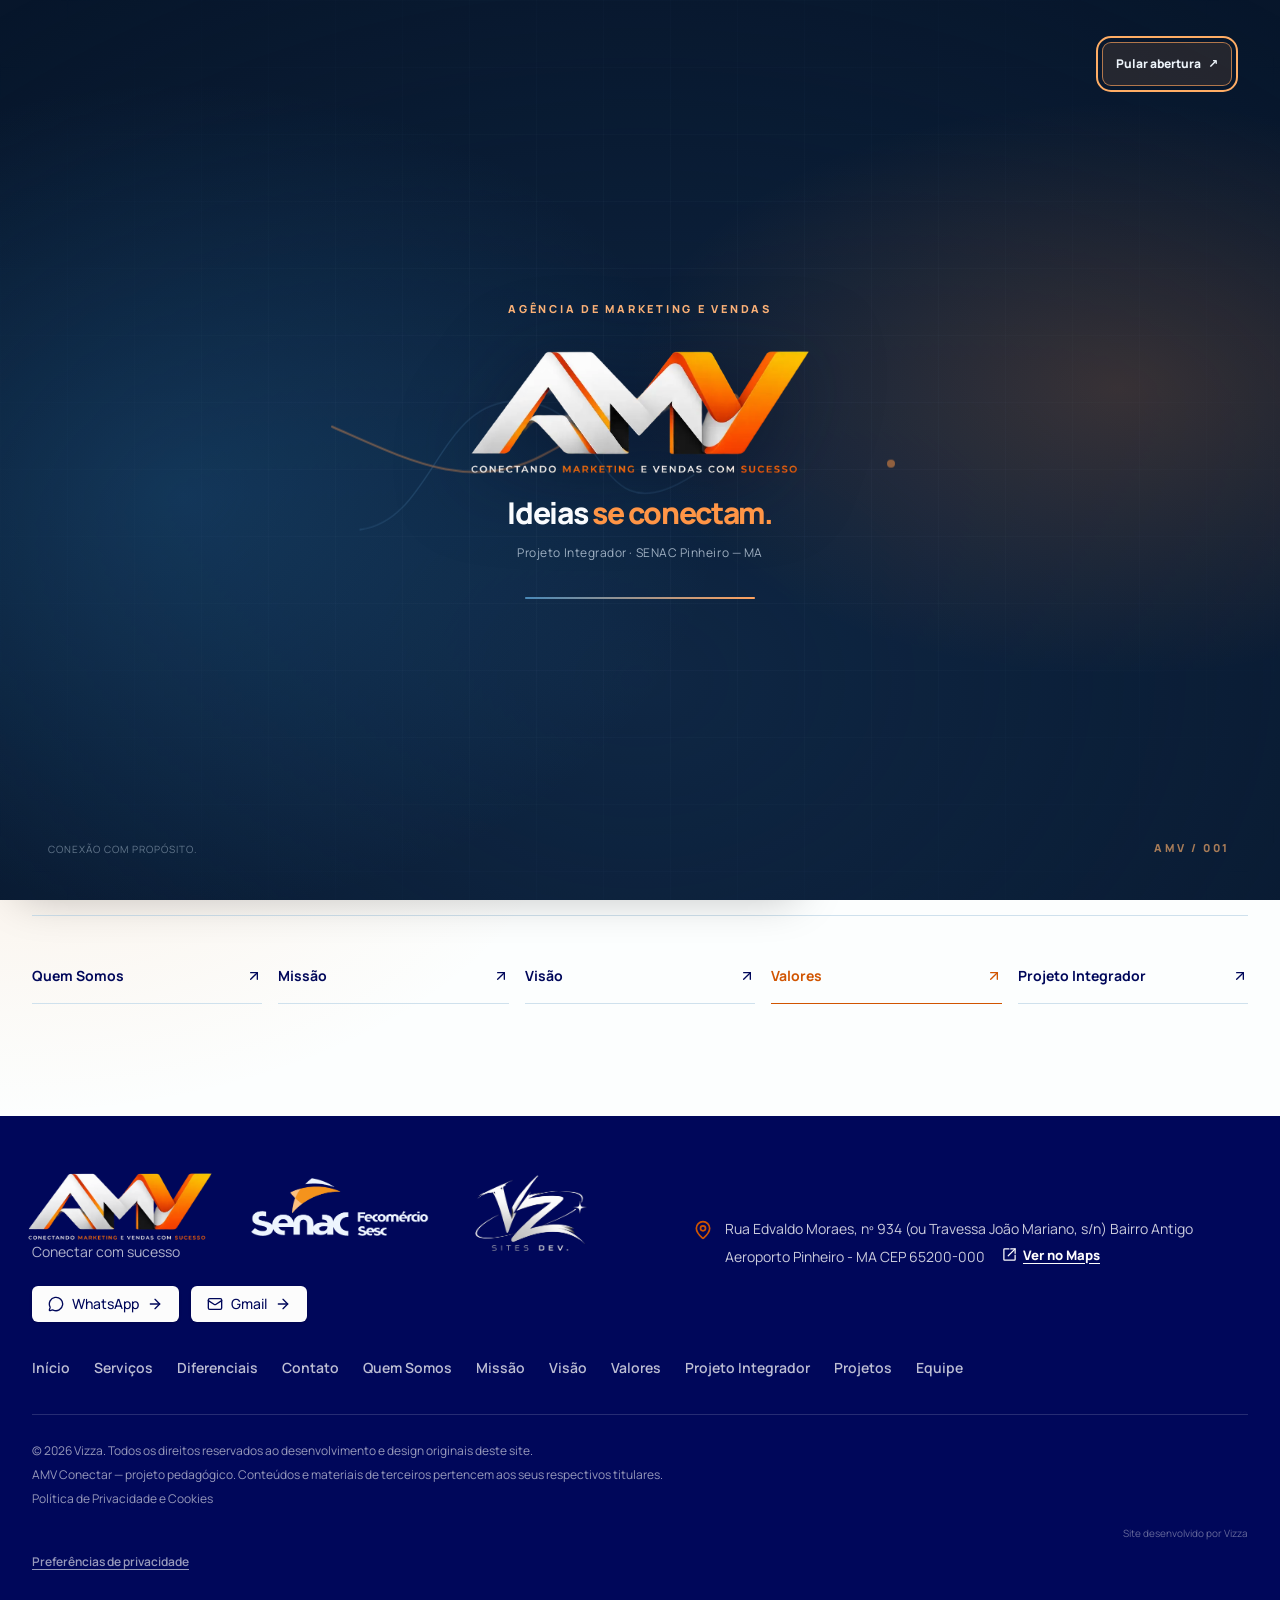
<file: valores.html>
<!DOCTYPE html>
<html lang="pt-BR"><head><meta charset="utf-8"/><meta content="width=device-width, initial-scale=1" name="viewport"/><title>Valores | AMV Conectar</title><meta content="AMV Conectar" name="author"/><meta content="Respeito, honestidade, transparência, pontualidade, excelência, colaboração, ética, inovação e criatividade: os valores da AMV." name="description"/><meta content="Valores | AMV Conectar" property="og:title"/><meta content="Respeito, honestidade, transparência, pontualidade, excelência, colaboração, ética, inovação e criatividade: os valores da AMV." property="og:description"/><meta content="website" property="og:type"/><meta content="summary_large_image" name="twitter:card"/><link href="assets/site.min.css?v=1" rel="stylesheet"/><link href="assets/favicon.png" rel="icon" type="image/png"/><script src="assets/theme.js?v=20261022-cookie1"></script><link rel="stylesheet" href="assets/consent.css?v=20261022-cookie1"><link rel="stylesheet" href="assets/pro-preview.css?v=2"/><link rel="stylesheet" href="assets/v2-ambience.css?v=2"/><meta property="og:image" content="https://vizzahck.github.io/Amv.Ultimate/assets/amv-compartilhamento-2026.jpg"/><meta name="twitter:image" content="https://vizzahck.github.io/Amv.Ultimate/assets/amv-compartilhamento-2026.jpg"/><link rel="stylesheet" href="assets/footer-brand.css?v=8"/><link href="assets/amv-theme-brand.css?v=20261026c" rel="stylesheet"/><link href="assets/theme-motion.css?v=20261026" rel="stylesheet"/><link rel="canonical" href="https://vizzahck.github.io/Amv.Ultimate/valores.html"/><meta property="og:url" content="https://vizzahck.github.io/Amv.Ultimate/valores.html"/><meta property="og:image:alt" content="AMV Conectar — agência experimental de Marketing e Vendas do SENAC Pinheiro, com identidade azul e laranja"/><meta property="og:image:width" content="1200"/><meta property="og:image:height" content="630"/><meta name="theme-color" content="#071336"/><link rel="stylesheet" href="assets/v2-finish.css?v=1"/><link rel="stylesheet" href="assets/v2-flow.css?v=1"/><link rel="stylesheet" href="assets/v2-polish.css?v=1"/><meta property="og:image:type" content="image/jpeg"/><link rel="preload" href="assets/manrope-4.ttf" as="font" type="font/ttf" crossorigin/><script>!function(){try{var reduced=window.matchMedia&&matchMedia("(prefers-reduced-motion: reduce)").matches;var force=new URLSearchParams(location.search).get("intro")==="1";var seen=sessionStorage.getItem("amv-intro-seen-v2-01")==="1";if(!reduced&&(force||(!seen&&!location.hash))){document.documentElement.classList.add("amv-intro-pending");window.setTimeout(function(){document.documentElement.classList.remove("amv-intro-pending","amv-intro-leaving")},8000)}}catch(e){}}();</script><link rel="stylesheet" href="assets/intro.css?v=2"/><script defer src="assets/intro.js?v=2"></script><script>!function(){try{if(sessionStorage.getItem("amv-route-next")==="1"){sessionStorage.removeItem("amv-route-next");if(!window.matchMedia("(prefers-reduced-motion: reduce)").matches)document.documentElement.classList.add("amv-route-entering")}}catch(e){}}();</script><link rel="stylesheet" href="assets/v2-experience.css?v=2"/><link rel="stylesheet" href="assets/pointer-effects.css?v=1"/><link rel="stylesheet" href="assets/links-footer.css?v=1"/></head><body><div id="amv-intro" class="amv-intro" role="dialog" aria-modal="true" aria-label="Abertura da AMV Conectar">
  <div class="amv-intro-graphics" aria-hidden="true"><svg class="amv-intro-lines" viewBox="0 0 560 260" fill="none" xmlns="http://www.w3.org/2000/svg">
  <path d="M0 220C75 211 78 83 164 92C250 100 232 229 331 167C422 111 447 25 560 52"/>
  <path d="M-28 117C45 149 110 184 182 146C272 99 309 60 374 89C439 118 491 187 584 145"/>
  <circle cx="164" cy="92" r="5"/><circle cx="374" cy="89" r="5"/><circle cx="531" cy="154" r="4"/>
  </svg></div>
  <button class="amv-intro-skip" type="button" aria-label="Pular animação de abertura">Pular abertura <span aria-hidden="true">↗</span></button>
  <div class="amv-intro-core">
    <p class="amv-intro-eyebrow">Agência de Marketing e Vendas</p>
    <div class="amv-intro-logo"><img src="assets/amv-marca-escuro.webp" width="967" height="370" decoding="async" alt="AMV Conectar — Conectando Marketing e Vendas com Sucesso"></div>
    <h2 class="amv-intro-headline">Ideias <em>se conectam.</em></h2>
    <p class="amv-intro-subtitle">Projeto Integrador · SENAC Pinheiro — MA</p>
    <div class="amv-intro-progress" aria-hidden="true"><span></span></div>
  </div>
  <span class="amv-intro-corner" aria-hidden="true">Conexão com propósito.</span><span class="amv-intro-index" aria-hidden="true">AMV / 001</span>
</div><a class="v2-skip" href="#conteudo">Pular para o conteúdo</a><header class="amv-smart-header fixed inset-x-0 top-0 z-50 border-b border-border/80 bg-background/95 backdrop-blur-md"><div class="mx-auto flex h-20 max-w-7xl items-center gap-3 px-5 lg:px-8"><a aria-label="AMV Conectar — início" class="shrink-0" href="index.html"><span class="amv-theme-logo amv-theme-logo--header"><img class="amv-brand-image amv-brand-image--light" src="assets/isologo-amv-claro.webp" width="1000" height="325" decoding="async" alt="AMV Conectar — isologo"/><img class="amv-brand-image amv-brand-image--dark" src="assets/isologo-amv-escuro.webp" width="1000" height="329" decoding="async" alt="AMV Conectar — isologo"/></span></a><nav aria-label="Navegação principal" class="ml-auto hidden items-center gap-5 xl:flex"><a class="text-sm font-semibold text-ink/70 hover:text-brand "  href="index.html#inicio">Início</a><details class="v2-nav-menu"><summary>Sobre a AMV</summary><div class="v2-nav-dropdown"><a href="quem-somos.html" >Quem Somos</a><a href="missao.html" >Missão</a><a href="visao.html" >Visão</a><a href="valores.html" aria-current="page">Valores</a><a href="projeto-integrador.html" >Projeto Integrador</a></div></details><a class="text-sm font-semibold text-ink/70 hover:text-brand "  href="index.html#servicos">Serviços</a><a class="text-sm font-semibold text-ink/70 hover:text-brand "  href="projetos.html">Projetos</a><a class="text-sm font-semibold text-ink/70 hover:text-brand "  href="equipe.html">Equipe</a><a class="text-sm font-semibold text-ink/70 hover:text-brand "  href="index.html#contato">Contato</a></nav><div class="ml-auto flex shrink-0 items-center gap-2 xl:ml-2"><button aria-label="Ativar modo escuro" aria-pressed="false" class="inline-flex items-center justify-center gap-2 whitespace-nowrap rounded-md text-sm font-medium cursor-pointer transition-colors focus-visible:outline-none focus-visible:ring-1 focus-visible:ring-ring disabled:pointer-events-none disabled:opacity-50 disabled:cursor-not-allowed [&amp;_svg]:pointer-events-none [&amp;_svg]:size-4 [&amp;_svg]:shrink-0 border border-input bg-background shadow-sm hover:bg-accent hover:text-accent-foreground size-11 touch-manipulation select-none" data-action="theme" title="Ativar modo escuro" type="button"><svg aria-hidden="true" class="lucide lucide-moon size-5" fill="none" height="24" stroke="currentColor" stroke-linecap="round" stroke-linejoin="round" stroke-width="2" viewbox="0 0 24 24" width="24" xmlns="http://www.w3.org/2000/svg"><path d="M20.985 12.486a9 9 0 1 1-9.473-9.472c.405-.022.617.46.402.803a6 6 0 0 0 8.268 8.268c.344-.215.825-.004.803.401"></path></svg></button><a class="items-center justify-center gap-2 whitespace-nowrap rounded-md text-sm font-medium cursor-pointer transition-colors focus-visible:outline-none focus-visible:ring-1 focus-visible:ring-ring disabled:pointer-events-none disabled:opacity-50 disabled:cursor-not-allowed [&amp;_svg]:pointer-events-none [&amp;_svg]:size-4 [&amp;_svg]:shrink-0 bg-primary text-primary-foreground shadow-sm hover:-translate-y-0.5 hover:bg-primary/90 hover:shadow-lg h-9 px-4 py-2 hidden md:inline-flex" href="https://wa.me/5598984833670" rel="noopener noreferrer" target="_blank">Fale conosco <svg aria-hidden="true" class="lucide lucide-message-circle" fill="none" height="24" stroke="currentColor" stroke-linecap="round" stroke-linejoin="round" stroke-width="2" viewbox="0 0 24 24" width="24" xmlns="http://www.w3.org/2000/svg"><path d="M2.992 16.342a2 2 0 0 1 .094 1.167l-1.065 3.29a1 1 0 0 0 1.236 1.168l3.413-.998a2 2 0 0 1 1.099.092 10 10 0 1 0-4.777-4.719"></path></svg></a><button aria-controls="amv-mobile-menu" aria-expanded="false" aria-label="Abrir menu" class="inline-flex items-center justify-center gap-2 whitespace-nowrap rounded-md text-sm font-medium cursor-pointer transition-colors focus-visible:outline-none focus-visible:ring-1 focus-visible:ring-ring disabled:pointer-events-none disabled:opacity-50 disabled:cursor-not-allowed [&amp;_svg]:pointer-events-none [&amp;_svg]:size-4 [&amp;_svg]:shrink-0 hover:bg-accent hover:text-accent-foreground h-9 w-9 xl:hidden" data-action="menu"><svg aria-hidden="true" class="lucide lucide-menu" fill="none" height="24" stroke="currentColor" stroke-linecap="round" stroke-linejoin="round" stroke-width="2" viewbox="0 0 24 24" width="24" xmlns="http://www.w3.org/2000/svg"><path d="M4 5h16"></path><path d="M4 12h16"></path><path d="M4 19h16"></path></svg></button></div></div><nav aria-label="Navegação móvel" class="max-h-[calc(100dvh-5rem)] overflow-y-auto border-t border-border bg-background px-5 py-3 xl:hidden" hidden="" id="amv-mobile-menu"><a class="flex min-h-11 items-center border-b border-border text-sm font-bold text-brand-deep" href="index.html#inicio">Início<span aria-hidden="true" style="margin-left:auto">↗</span></a><details class="v2-mobile-details"><summary>Sobre a AMV</summary><a href="quem-somos.html" >Quem Somos</a><a href="missao.html" >Missão</a><a href="visao.html" >Visão</a><a href="valores.html" aria-current="page">Valores</a><a href="projeto-integrador.html" >Projeto Integrador</a></details><a class="flex min-h-11 items-center border-b border-border text-sm font-bold text-brand-deep" href="index.html#servicos">Serviços<span aria-hidden="true" style="margin-left:auto">↗</span></a><a class="flex min-h-11 items-center border-b border-border text-sm font-bold text-brand-deep" href="projetos.html">Projetos<span aria-hidden="true" style="margin-left:auto">↗</span></a><a class="flex min-h-11 items-center border-b border-border text-sm font-bold text-brand-deep" href="equipe.html">Equipe<span aria-hidden="true" style="margin-left:auto">↗</span></a><a class="flex min-h-11 items-center border-b border-border text-sm font-bold text-brand-deep" href="index.html#contato">Contato<span aria-hidden="true" style="margin-left:auto">↗</span></a><button aria-pressed="false" class="flex min-h-11 w-full items-center border-b border-border text-sm font-bold text-brand-deep" data-action="theme" type="button">Ativar modo escuro<svg aria-hidden="true" class="lucide lucide-moon ml-auto size-4 text-brand" fill="none" height="24" stroke="currentColor" stroke-linecap="round" stroke-linejoin="round" stroke-width="2" viewbox="0 0 24 24" width="24" xmlns="http://www.w3.org/2000/svg"><path d="M20.985 12.486a9 9 0 1 1-9.473-9.472c.405-.022.617.46.402.803a6 6 0 0 0 8.268 8.268c.344-.215.825-.004.803.401"></path></svg></button><a class="inline-flex items-center justify-center gap-2 whitespace-nowrap cursor-pointer transition-colors focus-visible:outline-none focus-visible:ring-1 focus-visible:ring-ring disabled:pointer-events-none disabled:opacity-50 disabled:cursor-not-allowed [&amp;_svg]:pointer-events-none [&amp;_svg]:size-4 [&amp;_svg]:shrink-0 bg-primary text-primary-foreground shadow-sm hover:-translate-y-0.5 hover:bg-primary/90 hover:shadow-lg h-12 rounded-md px-6 text-sm font-bold sm:px-8 my-3 w-full" href="https://wa.me/5598984833670" rel="noopener noreferrer" target="_blank">Fale conosco <svg aria-hidden="true" class="lucide lucide-message-circle" fill="none" height="24" stroke="currentColor" stroke-linecap="round" stroke-linejoin="round" stroke-width="2" viewbox="0 0 24 24" width="24" xmlns="http://www.w3.org/2000/svg"><path d="M2.992 16.342a2 2 0 0 1 .094 1.167l-1.065 3.29a1 1 0 0 0 1.236 1.168l3.413-.998a2 2 0 0 1 1.099.092 10 10 0 1 0-4.777-4.719"></path></svg></a></nav></header><main id="conteudo" class="overflow-hidden bg-background pb-20 pt-32 text-foreground sm:pb-28 sm:pt-40 v2-editorial-page"><div class="mx-auto max-w-7xl px-5 lg:px-8"><a class="inline-flex items-center justify-center gap-2 whitespace-nowrap rounded-md text-sm font-medium cursor-pointer transition-colors focus-visible:outline-none focus-visible:ring-1 focus-visible:ring-ring disabled:pointer-events-none disabled:opacity-50 disabled:cursor-not-allowed [&amp;_svg]:pointer-events-none [&amp;_svg]:size-4 [&amp;_svg]:shrink-0 hover:bg-accent hover:text-accent-foreground h-9 px-4 py-2 mb-9 -ml-3 text-muted-foreground" href="index.html"><svg aria-hidden="true" class="lucide lucide-arrow-left" fill="none" height="24" stroke="currentColor" stroke-linecap="round" stroke-linejoin="round" stroke-width="2" viewbox="0 0 24 24" width="24" xmlns="http://www.w3.org/2000/svg"><path d="m12 19-7-7 7-7"></path><path d="M19 12H5"></path></svg> Início</a><div class="border-b border-border pb-9"><p class="flex items-center gap-3 text-xs font-extrabold uppercase text-brand"><span class="h-px w-9 bg-brand-orange"></span>AMV — Agência de Marketing e Vendas</p><h1 class="mt-5 text-4xl font-extrabold text-brand-deep sm:text-6xl">VALORES</h1></div><div class="rise-in mt-10 max-w-5xl"><div class="grid gap-4 sm:grid-cols-2 lg:grid-cols-3"><article class="rounded-md border border-border bg-card p-7 transition-colors hover:border-brand-orange"><div class="flex items-center justify-between"><svg aria-hidden="true" class="lucide lucide-heart size-6 text-brand-orange" fill="none" height="24" stroke="currentColor" stroke-linecap="round" stroke-linejoin="round" stroke-width="2" viewbox="0 0 24 24" width="24" xmlns="http://www.w3.org/2000/svg"><path d="M2 9.5a5.5 5.5 0 0 1 9.591-3.676.56.56 0 0 0 .818 0A5.49 5.49 0 0 1 22 9.5c0 2.29-1.5 4-3 5.5l-5.492 5.313a2 2 0 0 1-3 .019L5 15c-1.5-1.5-3-3.2-3-5.5"></path></svg><span class="text-xs font-semibold text-muted-foreground">01</span></div><h2 class="mt-7 text-xl font-extrabold text-brand-deep">Respeito</h2></article><article class="rounded-md border border-border bg-card p-7 transition-colors hover:border-brand-orange"><div class="flex items-center justify-between"><svg aria-hidden="true" class="lucide lucide-handshake size-6 text-brand-orange" fill="none" height="24" stroke="currentColor" stroke-linecap="round" stroke-linejoin="round" stroke-width="2" viewbox="0 0 24 24" width="24" xmlns="http://www.w3.org/2000/svg"><path d="m11 17 2 2a1 1 0 1 0 3-3"></path><path d="m14 14 2.5 2.5a1 1 0 1 0 3-3l-3.88-3.88a3 3 0 0 0-4.24 0l-.88.88a1 1 0 1 1-3-3l2.81-2.81a5.79 5.79 0 0 1 7.06-.87l.47.28a2 2 0 0 0 1.42.25L21 4"></path><path d="m21 3 1 11h-2"></path><path d="M3 3 2 14l6.5 6.5a1 1 0 1 0 3-3"></path><path d="M3 4h8"></path></svg><span class="text-xs font-semibold text-muted-foreground">02</span></div><h2 class="mt-7 text-xl font-extrabold text-brand-deep">Honestidade</h2></article><article class="rounded-md border border-border bg-card p-7 transition-colors hover:border-brand-orange"><div class="flex items-center justify-between"><svg aria-hidden="true" class="lucide lucide-eye size-6 text-brand-orange" fill="none" height="24" stroke="currentColor" stroke-linecap="round" stroke-linejoin="round" stroke-width="2" viewbox="0 0 24 24" width="24" xmlns="http://www.w3.org/2000/svg"><path d="M2.062 12.348a1 1 0 0 1 0-.696 10.75 10.75 0 0 1 19.876 0 1 1 0 0 1 0 .696 10.75 10.75 0 0 1-19.876 0"></path><circle cx="12" cy="12" r="3"></circle></svg><span class="text-xs font-semibold text-muted-foreground">03</span></div><h2 class="mt-7 text-xl font-extrabold text-brand-deep">Transparência</h2></article><article class="rounded-md border border-border bg-card p-7 transition-colors hover:border-brand-orange"><div class="flex items-center justify-between"><svg aria-hidden="true" class="lucide lucide-clock size-6 text-brand-orange" fill="none" height="24" stroke="currentColor" stroke-linecap="round" stroke-linejoin="round" stroke-width="2" viewbox="0 0 24 24" width="24" xmlns="http://www.w3.org/2000/svg"><circle cx="12" cy="12" r="10"></circle><path d="M12 6v6l4 2"></path></svg><span class="text-xs font-semibold text-muted-foreground">04</span></div><h2 class="mt-7 text-xl font-extrabold text-brand-deep">Pontualidade</h2></article><article class="rounded-md border border-border bg-card p-7 transition-colors hover:border-brand-orange"><div class="flex items-center justify-between"><svg aria-hidden="true" class="lucide lucide-award size-6 text-brand-orange" fill="none" height="24" stroke="currentColor" stroke-linecap="round" stroke-linejoin="round" stroke-width="2" viewbox="0 0 24 24" width="24" xmlns="http://www.w3.org/2000/svg"><path d="m15.477 12.89 1.515 8.526a.5.5 0 0 1-.81.47l-3.58-2.687a1 1 0 0 0-1.197 0l-3.586 2.686a.5.5 0 0 1-.81-.469l1.514-8.526"></path><circle cx="12" cy="8" r="6"></circle></svg><span class="text-xs font-semibold text-muted-foreground">05</span></div><h2 class="mt-7 text-xl font-extrabold text-brand-deep">Excelência</h2></article><article class="rounded-md border border-border bg-card p-7 transition-colors hover:border-brand-orange"><div class="flex items-center justify-between"><svg aria-hidden="true" class="lucide lucide-users size-6 text-brand-orange" fill="none" height="24" stroke="currentColor" stroke-linecap="round" stroke-linejoin="round" stroke-width="2" viewbox="0 0 24 24" width="24" xmlns="http://www.w3.org/2000/svg"><path d="M16 21v-2a4 4 0 0 0-4-4H6a4 4 0 0 0-4 4v2"></path><path d="M16 3.128a4 4 0 0 1 0 7.744"></path><path d="M22 21v-2a4 4 0 0 0-3-3.87"></path><circle cx="9" cy="7" r="4"></circle></svg><span class="text-xs font-semibold text-muted-foreground">06</span></div><h2 class="mt-7 text-xl font-extrabold text-brand-deep">Colaboração</h2></article><article class="rounded-md border border-border bg-card p-7 transition-colors hover:border-brand-orange"><div class="flex items-center justify-between"><svg aria-hidden="true" class="lucide lucide-shield-check size-6 text-brand-orange" fill="none" height="24" stroke="currentColor" stroke-linecap="round" stroke-linejoin="round" stroke-width="2" viewbox="0 0 24 24" width="24" xmlns="http://www.w3.org/2000/svg"><path d="M20 13c0 5-3.5 7.5-7.66 8.95a1 1 0 0 1-.67-.01C7.5 20.5 4 18 4 13V6a1 1 0 0 1 1-1c2 0 4.5-1.2 6.24-2.72a1.17 1.17 0 0 1 1.52 0C14.51 3.81 17 5 19 5a1 1 0 0 1 1 1z"></path><path d="m9 12 2 2 4-4"></path></svg><span class="text-xs font-semibold text-muted-foreground">07</span></div><h2 class="mt-7 text-xl font-extrabold text-brand-deep">Ética</h2></article><article class="rounded-md border border-border bg-card p-7 transition-colors hover:border-brand-orange"><div class="flex items-center justify-between"><svg aria-hidden="true" class="lucide lucide-lightbulb size-6 text-brand-orange" fill="none" height="24" stroke="currentColor" stroke-linecap="round" stroke-linejoin="round" stroke-width="2" viewbox="0 0 24 24" width="24" xmlns="http://www.w3.org/2000/svg"><path d="M15 14c.2-1 .7-1.7 1.5-2.5 1-.9 1.5-2.2 1.5-3.5A6 6 0 0 0 6 8c0 1 .2 2.2 1.5 3.5.7.7 1.3 1.5 1.5 2.5"></path><path d="M9 18h6"></path><path d="M10 22h4"></path></svg><span class="text-xs font-semibold text-muted-foreground">08</span></div><h2 class="mt-7 text-xl font-extrabold text-brand-deep">Inovação</h2></article><article class="rounded-md border border-border bg-card p-7 transition-colors hover:border-brand-orange"><div class="flex items-center justify-between"><svg aria-hidden="true" class="lucide lucide-pen-tool size-6 text-brand-orange" fill="none" height="24" stroke="currentColor" stroke-linecap="round" stroke-linejoin="round" stroke-width="2" viewbox="0 0 24 24" width="24" xmlns="http://www.w3.org/2000/svg"><path d="M15.707 21.293a1 1 0 0 1-1.414 0l-1.586-1.586a1 1 0 0 1 0-1.414l5.586-5.586a1 1 0 0 1 1.414 0l1.586 1.586a1 1 0 0 1 0 1.414z"></path><path d="m18 13-1.375-6.874a1 1 0 0 0-.746-.776L3.235 2.028a1 1 0 0 0-1.207 1.207L5.35 15.879a1 1 0 0 0 .776.746L13 18"></path><path d="m2.3 2.3 7.286 7.286"></path><circle cx="11" cy="11" r="2"></circle></svg><span class="text-xs font-semibold text-muted-foreground">09</span></div><h2 class="mt-7 text-xl font-extrabold text-brand-deep">Criatividade</h2></article></div></div><nav aria-label="Páginas institucionais" class="mt-16 grid gap-4 border-t border-border pt-8 sm:grid-cols-2 lg:grid-cols-5"><a class="flex min-h-14 items-center justify-between border-b border-border py-4 text-sm font-bold text-brand-deep hover:text-brand" href="quem-somos.html">Quem Somos<svg aria-hidden="true" class="lucide lucide-arrow-up-right size-4" fill="none" height="24" stroke="currentColor" stroke-linecap="round" stroke-linejoin="round" stroke-width="2" viewbox="0 0 24 24" width="24" xmlns="http://www.w3.org/2000/svg"><path d="M7 7h10v10"></path><path d="M7 17 17 7"></path></svg></a><a class="flex min-h-14 items-center justify-between border-b border-border py-4 text-sm font-bold text-brand-deep hover:text-brand" href="missao.html">Missão<svg aria-hidden="true" class="lucide lucide-arrow-up-right size-4" fill="none" height="24" stroke="currentColor" stroke-linecap="round" stroke-linejoin="round" stroke-width="2" viewbox="0 0 24 24" width="24" xmlns="http://www.w3.org/2000/svg"><path d="M7 7h10v10"></path><path d="M7 17 17 7"></path></svg></a><a class="flex min-h-14 items-center justify-between border-b border-border py-4 text-sm font-bold text-brand-deep hover:text-brand" href="visao.html">Visão<svg aria-hidden="true" class="lucide lucide-arrow-up-right size-4" fill="none" height="24" stroke="currentColor" stroke-linecap="round" stroke-linejoin="round" stroke-width="2" viewbox="0 0 24 24" width="24" xmlns="http://www.w3.org/2000/svg"><path d="M7 7h10v10"></path><path d="M7 17 17 7"></path></svg></a><a aria-current="page" class="flex min-h-14 items-center justify-between border-b border-border py-4 text-sm font-bold text-brand-deep hover:text-brand border-brand-orange text-brand-orange" data-status="active" href="valores.html">Valores<svg aria-hidden="true" class="lucide lucide-arrow-up-right size-4" fill="none" height="24" stroke="currentColor" stroke-linecap="round" stroke-linejoin="round" stroke-width="2" viewbox="0 0 24 24" width="24" xmlns="http://www.w3.org/2000/svg"><path d="M7 7h10v10"></path><path d="M7 17 17 7"></path></svg></a><a class="flex min-h-14 items-center justify-between border-b border-border py-4 text-sm font-bold text-brand-deep hover:text-brand" href="projeto-integrador.html">Projeto Integrador<svg aria-hidden="true" class="lucide lucide-arrow-up-right size-4" fill="none" height="24" stroke="currentColor" stroke-linecap="round" stroke-linejoin="round" stroke-width="2" viewbox="0 0 24 24" width="24" xmlns="http://www.w3.org/2000/svg"><path d="M7 7h10v10"></path><path d="M7 17 17 7"></path></svg></a></nav></div></main><div class="fixed bottom-4 right-4 z-[60] flex flex-col items-end gap-3 sm:bottom-6 sm:right-6"><section aria-label="Assistente AMV" class="rise-in flex h-[min(560px,calc(100dvh-7rem))] w-[calc(100vw-2rem)] max-w-sm flex-col overflow-hidden rounded-xl border border-border bg-background shadow-2xl" hidden="" id="amv-assistant" role="dialog" tabindex="-1"><header class="flex items-center gap-3 bg-brand-panel px-4 py-3"><span class="grid size-9 place-items-center rounded-full bg-brand-orange text-on-panel"><svg aria-hidden="true" class="lucide lucide-message-circle size-4" fill="none" height="24" stroke="currentColor" stroke-linecap="round" stroke-linejoin="round" stroke-width="2" viewbox="0 0 24 24" width="24" xmlns="http://www.w3.org/2000/svg"><path d="M2.992 16.342a2 2 0 0 1 .094 1.167l-1.065 3.29a1 1 0 0 0 1.236 1.168l3.413-.998a2 2 0 0 1 1.099.092 10 10 0 1 0-4.777-4.719"></path></svg></span><div class="mr-auto"><p class="text-sm font-extrabold text-on-panel">Assistente AMV</p><p class="text-xs text-on-panel/70">Respostas rápidas</p></div><button aria-label="Minimizar" class="grid size-9 place-items-center rounded-md text-on-panel/80 hover:bg-on-panel/10" data-action="assistant-minimizar" type="button"><svg aria-hidden="true" class="lucide lucide-minus size-4" fill="none" height="24" stroke="currentColor" stroke-linecap="round" stroke-linejoin="round" stroke-width="2" viewbox="0 0 24 24" width="24" xmlns="http://www.w3.org/2000/svg"><path d="M5 12h14"></path></svg></button><button aria-label="Fechar" class="grid size-9 place-items-center rounded-md text-on-panel/80 hover:bg-on-panel/10" data-action="assistant-fechar" type="button"><svg aria-hidden="true" class="lucide lucide-x size-4" fill="none" height="24" stroke="currentColor" stroke-linecap="round" stroke-linejoin="round" stroke-width="2" viewbox="0 0 24 24" width="24" xmlns="http://www.w3.org/2000/svg"><path d="M18 6 6 18"></path><path d="m6 6 12 12"></path></svg></button></header><div aria-live="polite" class="flex-1 space-y-3 overflow-y-auto p-4" id="assistant-messages"><div class="max-w-[90%] text-sm leading-6 text-foreground">Olá! Eu sou o Assistente AMV. Escolha uma pergunta abaixo:</div><div class="flex flex-col gap-2 pt-1" id="assistant-questions"><button class="rounded-md border border-border px-3 py-2 text-left text-sm font-semibold text-brand-deep transition hover:border-brand hover:bg-surface-blue" data-faq="0" type="button">O que é a AMV Conectar?</button><button class="rounded-md border border-border px-3 py-2 text-left text-sm font-semibold text-brand-deep transition hover:border-brand hover:bg-surface-blue" data-faq="1" type="button">Qual é o objetivo da AMV?</button><button class="rounded-md border border-border px-3 py-2 text-left text-sm font-semibold text-brand-deep transition hover:border-brand hover:bg-surface-blue" data-faq="2" type="button">O que é o Projeto Integrador?</button><button class="rounded-md border border-border px-3 py-2 text-left text-sm font-semibold text-brand-deep transition hover:border-brand hover:bg-surface-blue" data-faq="3" type="button">Qual é a missão da AMV?</button><button class="rounded-md border border-border px-3 py-2 text-left text-sm font-semibold text-brand-deep transition hover:border-brand hover:bg-surface-blue" data-faq="4" type="button">Qual é a visão da AMV?</button><button class="rounded-md border border-border px-3 py-2 text-left text-sm font-semibold text-brand-deep transition hover:border-brand hover:bg-surface-blue" data-faq="5" type="button">Quais são os valores da AMV?</button><button class="rounded-md border border-border px-3 py-2 text-left text-sm font-semibold text-brand-deep transition hover:border-brand hover:bg-surface-blue" data-faq="6" type="button">Quais serviços a AMV oferece?</button><button class="rounded-md border border-border px-3 py-2 text-left text-sm font-semibold text-brand-deep transition hover:border-brand hover:bg-surface-blue" data-faq="7" type="button">Onde fica a AMV?</button><button class="rounded-md border border-border px-3 py-2 text-left text-sm font-semibold text-brand-deep transition hover:border-brand hover:bg-surface-blue" data-faq="8" type="button">Como entrar em contato com a AMV?</button><button class="rounded-md border border-border px-3 py-2 text-left text-sm font-semibold text-brand-deep transition hover:border-brand hover:bg-surface-blue" data-faq="9" type="button">O que significa AMV?</button></div><div></div></div></section><button aria-expanded="false" aria-label="Assistente AMV" class="inline-flex h-14 items-center gap-2 rounded-full bg-primary px-5 font-bold text-primary-foreground shadow-lg ring-2 ring-brand-orange transition hover:-translate-y-0.5" data-action="assistant-toggle" type="button"><svg aria-hidden="true" class="lucide lucide-message-circle size-5" fill="none" height="24" stroke="currentColor" stroke-linecap="round" stroke-linejoin="round" stroke-width="2" viewbox="0 0 24 24" width="24" xmlns="http://www.w3.org/2000/svg"><path d="M2.992 16.342a2 2 0 0 1 .094 1.167l-1.065 3.29a1 1 0 0 0 1.236 1.168l3.413-.998a2 2 0 0 1 1.099.092 10 10 0 1 0-4.777-4.719"></path></svg><span class="hidden sm:inline">Assistente AMV</span></button></div><footer class="bg-brand-panel py-12"><div class="mx-auto grid max-w-7xl gap-9 px-5 md:grid-cols-[1fr_1fr] lg:px-8"><div><div class="amv-footer-brand-row"><a aria-label="AMV Conectar — início" href="index.html"><span class="amv-theme-logo amv-theme-logo--footer"><img class="amv-brand-image amv-brand-image--light" src="assets/amv-marca-claro.webp" width="980" height="383" decoding="async" loading="lazy" alt="AMV — Conectando Marketing e Vendas com Sucesso"/><img class="amv-brand-image amv-brand-image--dark" src="assets/amv-marca-escuro.webp" width="967" height="370" decoding="async" loading="lazy" alt="AMV — Conectando Marketing e Vendas com Sucesso"/></span></a><div class="amv-footer-partner"><a class="amv-footer-partner-link" href="https://ma.senac.br/" target="_blank" rel="noopener noreferrer" aria-label="Visitar site oficial do Senac Maranhão (abre em uma nova aba)" title="Acessar site oficial do Senac Maranhão"><img src="assets/senac-footer-white-orange.png" width="468" height="151" loading="lazy" decoding="async" alt="Senac, Fecomércio e Sesc"></a></div><div class="amv-footer-developer" aria-label="Desenvolvimento do site: VZ Sites Dev"><img src="assets/vz-sites-dev-footer.png" width="720" height="397" loading="lazy" decoding="async" alt="VZ — Sites Dev, desenvolvimento do site"></div></div><p class="mt-1 text-sm text-on-panel/70">Conectar com sucesso</p><div class="mt-6 flex flex-wrap items-center gap-3" aria-label="Canais de contato"><a class="inline-flex items-center justify-center gap-2 whitespace-nowrap rounded-md text-sm font-medium cursor-pointer transition-colors focus-visible:outline-none focus-visible:ring-1 focus-visible:ring-ring disabled:pointer-events-none disabled:opacity-50 disabled:cursor-not-allowed [&amp;_svg]:pointer-events-none [&amp;_svg]:size-4 [&amp;_svg]:shrink-0 bg-on-panel text-brand-panel shadow-sm hover:-translate-y-0.5 hover:bg-on-panel/90 h-9 px-4 py-2" href="https://wa.me/5598984833670" rel="noopener noreferrer" target="_blank"><svg aria-hidden="true" class="lucide lucide-message-circle" fill="none" height="24" stroke="currentColor" stroke-linecap="round" stroke-linejoin="round" stroke-width="2" viewbox="0 0 24 24" width="24" xmlns="http://www.w3.org/2000/svg"><path d="M2.992 16.342a2 2 0 0 1 .094 1.167l-1.065 3.29a1 1 0 0 0 1.236 1.168l3.413-.998a2 2 0 0 1 1.099.092 10 10 0 1 0-4.777-4.719"></path></svg> WhatsApp <svg aria-hidden="true" class="lucide lucide-arrow-right" fill="none" height="24" stroke="currentColor" stroke-linecap="round" stroke-linejoin="round" stroke-width="2" viewbox="0 0 24 24" width="24" xmlns="http://www.w3.org/2000/svg"><path d="M5 12h14"></path><path d="m12 5 7 7-7 7"></path></svg></a><a class="inline-flex items-center justify-center gap-2 whitespace-nowrap rounded-md text-sm font-medium cursor-pointer transition-colors focus-visible:outline-none focus-visible:ring-1 focus-visible:ring-ring disabled:pointer-events-none disabled:opacity-50 disabled:cursor-not-allowed [&amp;_svg]:pointer-events-none [&amp;_svg]:size-4 [&amp;_svg]:shrink-0 bg-on-panel text-brand-panel shadow-sm hover:-translate-y-0.5 hover:bg-on-panel/90 h-9 px-4 py-2" href="https://mail.google.com/mail/?view=cm&amp;fs=1&amp;to=amvconectar%40gmail.com" rel="noopener noreferrer" target="_blank" aria-label="Enviar e-mail para a AMV pelo Gmail (abre em nova aba)"><svg aria-hidden="true" class="lucide lucide-mail" fill="none" height="24" stroke="currentColor" stroke-linecap="round" stroke-linejoin="round" stroke-width="2" viewbox="0 0 24 24" width="24" xmlns="http://www.w3.org/2000/svg"><rect width="20" height="16" x="2" y="4" rx="2"></rect><path d="m22 7-8.97 5.7a1.94 1.94 0 0 1-2.06 0L2 7"></path></svg> Gmail <svg aria-hidden="true" class="lucide lucide-arrow-right" fill="none" height="24" stroke="currentColor" stroke-linecap="round" stroke-linejoin="round" stroke-width="2" viewbox="0 0 24 24" width="24" xmlns="http://www.w3.org/2000/svg"><path d="M5 12h14"></path><path d="m12 5 7 7-7 7"></path></svg></a></div></div><address class="flex gap-3 text-sm not-italic leading-7 text-on-panel/80"><svg aria-hidden="true" class="lucide lucide-map-pin mt-1 size-5 shrink-0 text-brand-orange" fill="none" height="24" stroke="currentColor" stroke-linecap="round" stroke-linejoin="round" stroke-width="2" viewbox="0 0 24 24" width="24" xmlns="http://www.w3.org/2000/svg"><path d="M20 10c0 4.993-5.539 10.193-7.399 11.799a1 1 0 0 1-1.202 0C9.539 20.193 4 14.993 4 10a8 8 0 0 1 16 0"></path><circle cx="12" cy="10" r="3"></circle></svg><span>Rua Edvaldo Moraes, nº 934<br/> (ou Travessa João Mariano, s/n)<br/> Bairro Antigo Aeroporto<br/> Pinheiro - MA<br/> CEP 65200-000 <a class="amv-maps-link" href="https://maps.app.goo.gl/efMrbSESCHAUTsFR6" target="_blank" rel="noopener noreferrer" aria-label="Ver endereço da AMV no Google Maps (abre em nova aba)"><svg aria-hidden="true" viewBox="0 0 24 24" fill="none" stroke="currentColor" stroke-width="2" stroke-linecap="round" stroke-linejoin="round" width="15" height="15"><path d="M14 3h7v7"/><path d="M10 14 21 3"/><path d="M21 13v7a1 1 0 0 1-1 1H4a1 1 0 0 1-1-1V4a1 1 0 0 1 1-1h7"/></svg>Ver no Maps</a></span></address><nav aria-label="Navegação do rodapé" class="flex flex-wrap gap-x-6 gap-y-3 md:col-span-2"><a class="text-sm font-semibold text-on-panel/75 hover:text-on-panel" href="index.html#inicio">Início</a><a class="text-sm font-semibold text-on-panel/75 hover:text-on-panel" href="index.html#servicos">Serviços</a><a class="text-sm font-semibold text-on-panel/75 hover:text-on-panel" href="index.html#diferenciais">Diferenciais</a><a class="text-sm font-semibold text-on-panel/75 hover:text-on-panel" href="index.html#contato">Contato</a><a class="text-sm font-semibold text-on-panel/75 hover:text-on-panel" href="quem-somos.html">Quem Somos</a><a class="text-sm font-semibold text-on-panel/75 hover:text-on-panel" href="missao.html">Missão</a><a class="text-sm font-semibold text-on-panel/75 hover:text-on-panel" href="visao.html">Visão</a><a aria-current="page" class="text-sm font-semibold text-on-panel/75 hover:text-on-panel active" data-status="active" href="valores.html">Valores</a><a class="text-sm font-semibold text-on-panel/75 hover:text-on-panel" href="projeto-integrador.html">Projeto Integrador</a><a class="text-sm font-semibold text-on-panel/75 hover:text-on-panel" href="projetos.html">Projetos</a><a class="text-sm font-semibold text-on-panel/75 hover:text-on-panel" href="equipe.html">Equipe</a></nav><div class="border-t border-on-panel/15 pt-7 text-xs text-on-panel/60 md:col-span-2"><p>© 2026 Vizza. Todos os direitos reservados ao desenvolvimento e design originais deste site.</p><p class="mt-2">AMV Conectar — projeto pedagógico. Conteúdos e materiais de terceiros pertencem aos seus respectivos titulares.</p><p class="mt-2"><a class="underline hover:text-on-panel" href="privacidade.html">Política de Privacidade e Cookies</a></p><p class="mt-5 text-right text-[10px] text-on-panel/40">Site desenvolvido por Vizza</p></div></div></footer><script defer="" src="assets/faq.js"></script><script defer="" src="assets/site.js?v=20261028-contact2"></script><script defer src="assets/assistant-config.js"></script><script defer src="assets/assistant-ai.js?v=20261028-cota5"></script><script defer src="assets/consent.js?v=20261022-cookie1"></script><script defer src="assets/v2-polish.js?v=1"></script><script defer src="assets/v2-experience.js?v=1"></script><script defer src="assets/pointer-effects.js?v=2"></script><script defer src="assets/cms-runtime.js?v=2"></script><script defer src="assets/brand-runtime.js?v=1"></script><script defer src="assets/links-runtime.js?v=1"></script></body></html>
</file>
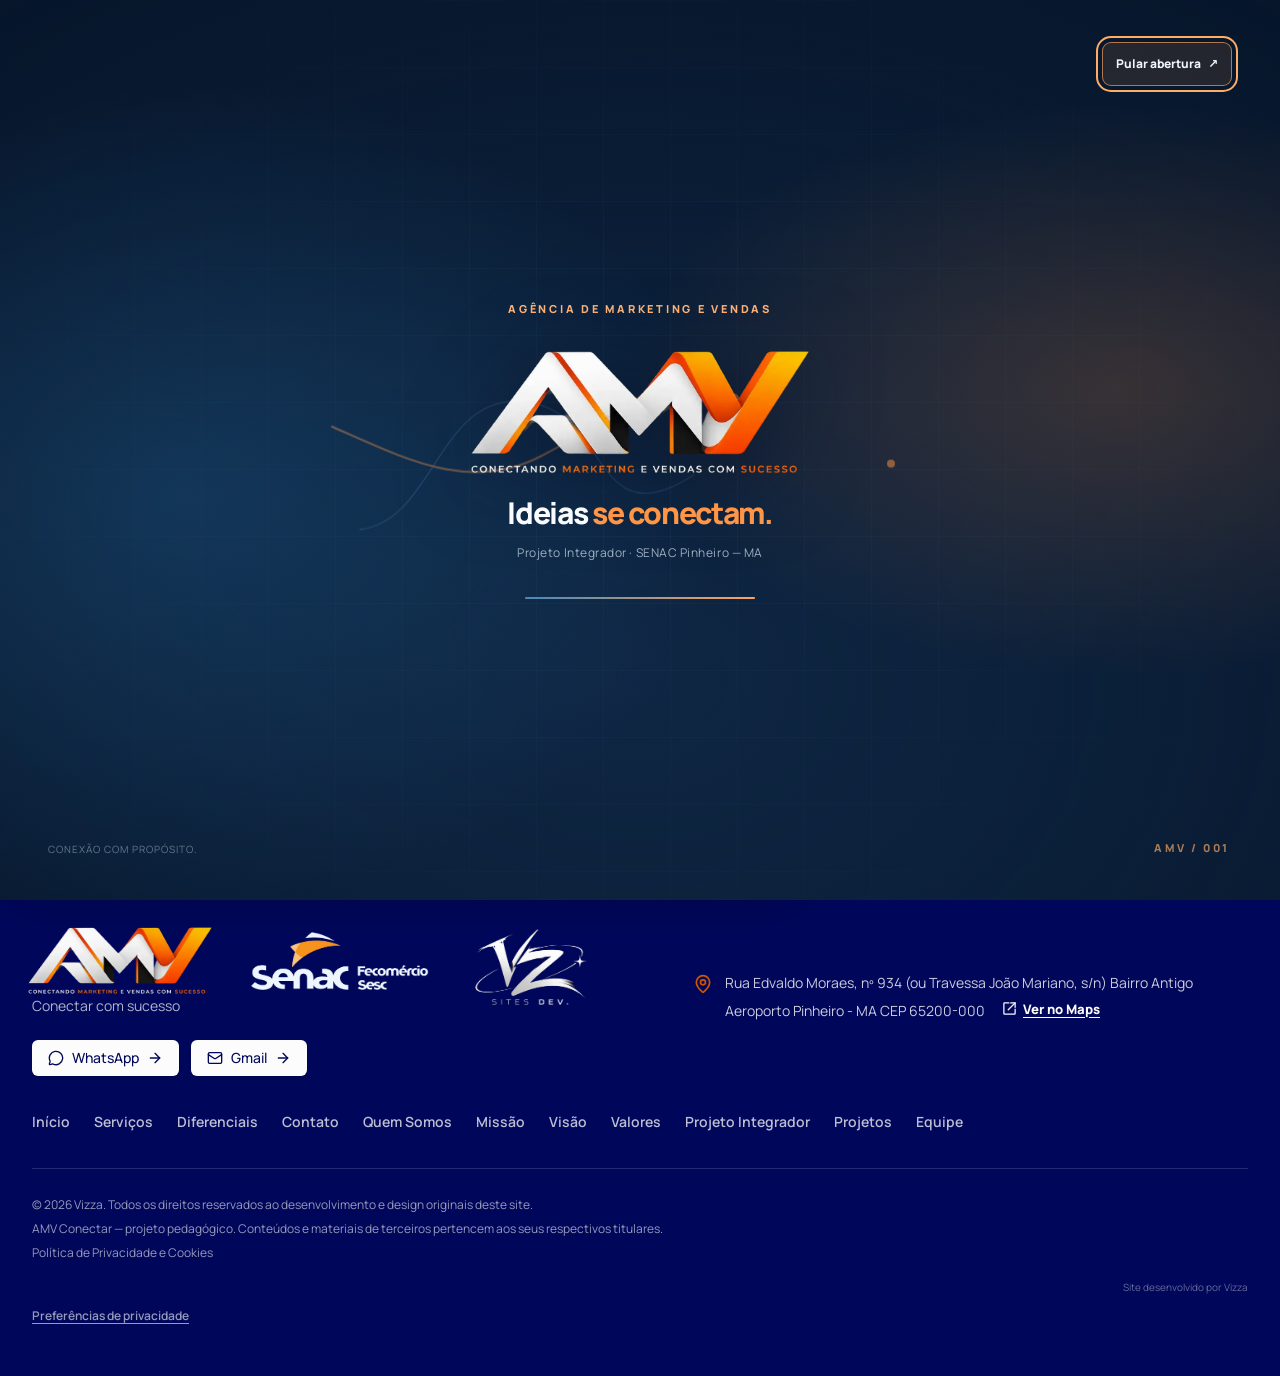
<file: visao.html>
<!DOCTYPE html>
<html lang="pt-BR"><head><meta charset="utf-8"/><meta content="width=device-width, initial-scale=1" name="viewport"/><title>Visão | AMV Conectar</title><meta content="AMV Conectar" name="author"/><meta content="A visão da AMV: ser referência em Marketing e Vendas na Baixada Maranhense, com excelência, inovação e acessibilidade." name="description"/><meta content="Visão | AMV Conectar" property="og:title"/><meta content="A visão da AMV: ser referência em Marketing e Vendas na Baixada Maranhense, com excelência, inovação e acessibilidade." property="og:description"/><meta content="website" property="og:type"/><meta content="summary_large_image" name="twitter:card"/><link href="assets/site.min.css?v=1" rel="stylesheet"/><link href="assets/favicon.png" rel="icon" type="image/png"/><script src="assets/theme.js?v=20261022-cookie1"></script><link rel="stylesheet" href="assets/consent.css?v=20261022-cookie1"><link rel="stylesheet" href="assets/pro-preview.css?v=2"/><link rel="stylesheet" href="assets/v2-ambience.css?v=2"/><meta property="og:image" content="https://vizzahck.github.io/Amv.Ultimate/assets/amv-compartilhamento-2026.jpg"/><meta name="twitter:image" content="https://vizzahck.github.io/Amv.Ultimate/assets/amv-compartilhamento-2026.jpg"/><link rel="stylesheet" href="assets/footer-brand.css?v=8"/><link href="assets/amv-theme-brand.css?v=20261026c" rel="stylesheet"/><link href="assets/theme-motion.css?v=20261026" rel="stylesheet"/><link rel="canonical" href="https://vizzahck.github.io/Amv.Ultimate/visao.html"/><meta property="og:url" content="https://vizzahck.github.io/Amv.Ultimate/visao.html"/><meta property="og:image:alt" content="AMV Conectar — agência experimental de Marketing e Vendas do SENAC Pinheiro, com identidade azul e laranja"/><meta property="og:image:width" content="1200"/><meta property="og:image:height" content="630"/><meta name="theme-color" content="#071336"/><link rel="stylesheet" href="assets/v2-finish.css?v=1"/><link rel="stylesheet" href="assets/v2-flow.css?v=1"/><link rel="stylesheet" href="assets/v2-polish.css?v=1"/><meta property="og:image:type" content="image/jpeg"/><link rel="preload" href="assets/manrope-4.ttf" as="font" type="font/ttf" crossorigin/><script>!function(){try{var reduced=window.matchMedia&&matchMedia("(prefers-reduced-motion: reduce)").matches;var force=new URLSearchParams(location.search).get("intro")==="1";var seen=sessionStorage.getItem("amv-intro-seen-v2-01")==="1";if(!reduced&&(force||(!seen&&!location.hash))){document.documentElement.classList.add("amv-intro-pending");window.setTimeout(function(){document.documentElement.classList.remove("amv-intro-pending","amv-intro-leaving")},8000)}}catch(e){}}();</script><link rel="stylesheet" href="assets/intro.css?v=2"/><script defer src="assets/intro.js?v=2"></script><script>!function(){try{if(sessionStorage.getItem("amv-route-next")==="1"){sessionStorage.removeItem("amv-route-next");if(!window.matchMedia("(prefers-reduced-motion: reduce)").matches)document.documentElement.classList.add("amv-route-entering")}}catch(e){}}();</script><link rel="stylesheet" href="assets/v2-experience.css?v=2"/><link rel="stylesheet" href="assets/pointer-effects.css?v=1"/><link rel="stylesheet" href="assets/links-footer.css?v=1"/></head><body><div id="amv-intro" class="amv-intro" role="dialog" aria-modal="true" aria-label="Abertura da AMV Conectar">
  <div class="amv-intro-graphics" aria-hidden="true"><svg class="amv-intro-lines" viewBox="0 0 560 260" fill="none" xmlns="http://www.w3.org/2000/svg">
  <path d="M0 220C75 211 78 83 164 92C250 100 232 229 331 167C422 111 447 25 560 52"/>
  <path d="M-28 117C45 149 110 184 182 146C272 99 309 60 374 89C439 118 491 187 584 145"/>
  <circle cx="164" cy="92" r="5"/><circle cx="374" cy="89" r="5"/><circle cx="531" cy="154" r="4"/>
  </svg></div>
  <button class="amv-intro-skip" type="button" aria-label="Pular animação de abertura">Pular abertura <span aria-hidden="true">↗</span></button>
  <div class="amv-intro-core">
    <p class="amv-intro-eyebrow">Agência de Marketing e Vendas</p>
    <div class="amv-intro-logo"><img src="assets/amv-marca-escuro.webp" width="967" height="370" decoding="async" alt="AMV Conectar — Conectando Marketing e Vendas com Sucesso"></div>
    <h2 class="amv-intro-headline">Ideias <em>se conectam.</em></h2>
    <p class="amv-intro-subtitle">Projeto Integrador · SENAC Pinheiro — MA</p>
    <div class="amv-intro-progress" aria-hidden="true"><span></span></div>
  </div>
  <span class="amv-intro-corner" aria-hidden="true">Conexão com propósito.</span><span class="amv-intro-index" aria-hidden="true">AMV / 001</span>
</div><a class="v2-skip" href="#conteudo">Pular para o conteúdo</a><header class="amv-smart-header fixed inset-x-0 top-0 z-50 border-b border-border/80 bg-background/95 backdrop-blur-md"><div class="mx-auto flex h-20 max-w-7xl items-center gap-3 px-5 lg:px-8"><a aria-label="AMV Conectar — início" class="shrink-0" href="index.html"><span class="amv-theme-logo amv-theme-logo--header"><img class="amv-brand-image amv-brand-image--light" src="assets/isologo-amv-claro.webp" width="1000" height="325" decoding="async" alt="AMV Conectar — isologo"/><img class="amv-brand-image amv-brand-image--dark" src="assets/isologo-amv-escuro.webp" width="1000" height="329" decoding="async" alt="AMV Conectar — isologo"/></span></a><nav aria-label="Navegação principal" class="ml-auto hidden items-center gap-5 xl:flex"><a class="text-sm font-semibold text-ink/70 hover:text-brand "  href="index.html#inicio">Início</a><details class="v2-nav-menu"><summary>Sobre a AMV</summary><div class="v2-nav-dropdown"><a href="quem-somos.html" >Quem Somos</a><a href="missao.html" >Missão</a><a href="visao.html" aria-current="page">Visão</a><a href="valores.html" >Valores</a><a href="projeto-integrador.html" >Projeto Integrador</a></div></details><a class="text-sm font-semibold text-ink/70 hover:text-brand "  href="index.html#servicos">Serviços</a><a class="text-sm font-semibold text-ink/70 hover:text-brand "  href="projetos.html">Projetos</a><a class="text-sm font-semibold text-ink/70 hover:text-brand "  href="equipe.html">Equipe</a><a class="text-sm font-semibold text-ink/70 hover:text-brand "  href="index.html#contato">Contato</a></nav><div class="ml-auto flex shrink-0 items-center gap-2 xl:ml-2"><button aria-label="Ativar modo escuro" aria-pressed="false" class="inline-flex items-center justify-center gap-2 whitespace-nowrap rounded-md text-sm font-medium cursor-pointer transition-colors focus-visible:outline-none focus-visible:ring-1 focus-visible:ring-ring disabled:pointer-events-none disabled:opacity-50 disabled:cursor-not-allowed [&amp;_svg]:pointer-events-none [&amp;_svg]:size-4 [&amp;_svg]:shrink-0 border border-input bg-background shadow-sm hover:bg-accent hover:text-accent-foreground size-11 touch-manipulation select-none" data-action="theme" title="Ativar modo escuro" type="button"><svg aria-hidden="true" class="lucide lucide-moon size-5" fill="none" height="24" stroke="currentColor" stroke-linecap="round" stroke-linejoin="round" stroke-width="2" viewbox="0 0 24 24" width="24" xmlns="http://www.w3.org/2000/svg"><path d="M20.985 12.486a9 9 0 1 1-9.473-9.472c.405-.022.617.46.402.803a6 6 0 0 0 8.268 8.268c.344-.215.825-.004.803.401"></path></svg></button><a class="items-center justify-center gap-2 whitespace-nowrap rounded-md text-sm font-medium cursor-pointer transition-colors focus-visible:outline-none focus-visible:ring-1 focus-visible:ring-ring disabled:pointer-events-none disabled:opacity-50 disabled:cursor-not-allowed [&amp;_svg]:pointer-events-none [&amp;_svg]:size-4 [&amp;_svg]:shrink-0 bg-primary text-primary-foreground shadow-sm hover:-translate-y-0.5 hover:bg-primary/90 hover:shadow-lg h-9 px-4 py-2 hidden md:inline-flex" href="https://wa.me/5598984833670" rel="noopener noreferrer" target="_blank">Fale conosco <svg aria-hidden="true" class="lucide lucide-message-circle" fill="none" height="24" stroke="currentColor" stroke-linecap="round" stroke-linejoin="round" stroke-width="2" viewbox="0 0 24 24" width="24" xmlns="http://www.w3.org/2000/svg"><path d="M2.992 16.342a2 2 0 0 1 .094 1.167l-1.065 3.29a1 1 0 0 0 1.236 1.168l3.413-.998a2 2 0 0 1 1.099.092 10 10 0 1 0-4.777-4.719"></path></svg></a><button aria-controls="amv-mobile-menu" aria-expanded="false" aria-label="Abrir menu" class="inline-flex items-center justify-center gap-2 whitespace-nowrap rounded-md text-sm font-medium cursor-pointer transition-colors focus-visible:outline-none focus-visible:ring-1 focus-visible:ring-ring disabled:pointer-events-none disabled:opacity-50 disabled:cursor-not-allowed [&amp;_svg]:pointer-events-none [&amp;_svg]:size-4 [&amp;_svg]:shrink-0 hover:bg-accent hover:text-accent-foreground h-9 w-9 xl:hidden" data-action="menu"><svg aria-hidden="true" class="lucide lucide-menu" fill="none" height="24" stroke="currentColor" stroke-linecap="round" stroke-linejoin="round" stroke-width="2" viewbox="0 0 24 24" width="24" xmlns="http://www.w3.org/2000/svg"><path d="M4 5h16"></path><path d="M4 12h16"></path><path d="M4 19h16"></path></svg></button></div></div><nav aria-label="Navegação móvel" class="max-h-[calc(100dvh-5rem)] overflow-y-auto border-t border-border bg-background px-5 py-3 xl:hidden" hidden="" id="amv-mobile-menu"><a class="flex min-h-11 items-center border-b border-border text-sm font-bold text-brand-deep" href="index.html#inicio">Início<span aria-hidden="true" style="margin-left:auto">↗</span></a><details class="v2-mobile-details"><summary>Sobre a AMV</summary><a href="quem-somos.html" >Quem Somos</a><a href="missao.html" >Missão</a><a href="visao.html" aria-current="page">Visão</a><a href="valores.html" >Valores</a><a href="projeto-integrador.html" >Projeto Integrador</a></details><a class="flex min-h-11 items-center border-b border-border text-sm font-bold text-brand-deep" href="index.html#servicos">Serviços<span aria-hidden="true" style="margin-left:auto">↗</span></a><a class="flex min-h-11 items-center border-b border-border text-sm font-bold text-brand-deep" href="projetos.html">Projetos<span aria-hidden="true" style="margin-left:auto">↗</span></a><a class="flex min-h-11 items-center border-b border-border text-sm font-bold text-brand-deep" href="equipe.html">Equipe<span aria-hidden="true" style="margin-left:auto">↗</span></a><a class="flex min-h-11 items-center border-b border-border text-sm font-bold text-brand-deep" href="index.html#contato">Contato<span aria-hidden="true" style="margin-left:auto">↗</span></a><button aria-pressed="false" class="flex min-h-11 w-full items-center border-b border-border text-sm font-bold text-brand-deep" data-action="theme" type="button">Ativar modo escuro<svg aria-hidden="true" class="lucide lucide-moon ml-auto size-4 text-brand" fill="none" height="24" stroke="currentColor" stroke-linecap="round" stroke-linejoin="round" stroke-width="2" viewbox="0 0 24 24" width="24" xmlns="http://www.w3.org/2000/svg"><path d="M20.985 12.486a9 9 0 1 1-9.473-9.472c.405-.022.617.46.402.803a6 6 0 0 0 8.268 8.268c.344-.215.825-.004.803.401"></path></svg></button><a class="inline-flex items-center justify-center gap-2 whitespace-nowrap cursor-pointer transition-colors focus-visible:outline-none focus-visible:ring-1 focus-visible:ring-ring disabled:pointer-events-none disabled:opacity-50 disabled:cursor-not-allowed [&amp;_svg]:pointer-events-none [&amp;_svg]:size-4 [&amp;_svg]:shrink-0 bg-primary text-primary-foreground shadow-sm hover:-translate-y-0.5 hover:bg-primary/90 hover:shadow-lg h-12 rounded-md px-6 text-sm font-bold sm:px-8 my-3 w-full" href="https://wa.me/5598984833670" rel="noopener noreferrer" target="_blank">Fale conosco <svg aria-hidden="true" class="lucide lucide-message-circle" fill="none" height="24" stroke="currentColor" stroke-linecap="round" stroke-linejoin="round" stroke-width="2" viewbox="0 0 24 24" width="24" xmlns="http://www.w3.org/2000/svg"><path d="M2.992 16.342a2 2 0 0 1 .094 1.167l-1.065 3.29a1 1 0 0 0 1.236 1.168l3.413-.998a2 2 0 0 1 1.099.092 10 10 0 1 0-4.777-4.719"></path></svg></a></nav></header><main id="conteudo" class="overflow-hidden bg-background pb-20 pt-32 text-foreground sm:pb-28 sm:pt-40 v2-editorial-page"><div class="mx-auto max-w-7xl px-5 lg:px-8"><a class="inline-flex items-center justify-center gap-2 whitespace-nowrap rounded-md text-sm font-medium cursor-pointer transition-colors focus-visible:outline-none focus-visible:ring-1 focus-visible:ring-ring disabled:pointer-events-none disabled:opacity-50 disabled:cursor-not-allowed [&amp;_svg]:pointer-events-none [&amp;_svg]:size-4 [&amp;_svg]:shrink-0 hover:bg-accent hover:text-accent-foreground h-9 px-4 py-2 mb-9 -ml-3 text-muted-foreground" href="index.html"><svg aria-hidden="true" class="lucide lucide-arrow-left" fill="none" height="24" stroke="currentColor" stroke-linecap="round" stroke-linejoin="round" stroke-width="2" viewbox="0 0 24 24" width="24" xmlns="http://www.w3.org/2000/svg"><path d="m12 19-7-7 7-7"></path><path d="M19 12H5"></path></svg> Início</a><div class="border-b border-border pb-9"><p class="flex items-center gap-3 text-xs font-extrabold uppercase text-brand"><span class="h-px w-9 bg-brand-orange"></span>AMV — Agência de Marketing e Vendas</p><h1 class="mt-5 text-4xl font-extrabold text-brand-deep sm:text-6xl">VISÃO</h1></div><div class="rise-in mt-10 max-w-5xl"><p class="max-w-4xl border-l-2 border-brand-orange pl-6 text-xl font-medium leading-9 text-ink sm:pl-9 sm:text-2xl sm:leading-10">Ser reconhecida como uma agência de referência em Marketing e Vendas na região da Baixada Maranhense, destacando-se pela excelência, inovação e acessibilidade de suas soluções, contribuindo para o crescimento das empresas, a conquista de novos clientes e a geração de resultados consistentes e sustentáveis.</p></div><nav aria-label="Páginas institucionais" class="mt-16 grid gap-4 border-t border-border pt-8 sm:grid-cols-2 lg:grid-cols-5"><a class="flex min-h-14 items-center justify-between border-b border-border py-4 text-sm font-bold text-brand-deep hover:text-brand" href="quem-somos.html">Quem Somos<svg aria-hidden="true" class="lucide lucide-arrow-up-right size-4" fill="none" height="24" stroke="currentColor" stroke-linecap="round" stroke-linejoin="round" stroke-width="2" viewbox="0 0 24 24" width="24" xmlns="http://www.w3.org/2000/svg"><path d="M7 7h10v10"></path><path d="M7 17 17 7"></path></svg></a><a class="flex min-h-14 items-center justify-between border-b border-border py-4 text-sm font-bold text-brand-deep hover:text-brand" href="missao.html">Missão<svg aria-hidden="true" class="lucide lucide-arrow-up-right size-4" fill="none" height="24" stroke="currentColor" stroke-linecap="round" stroke-linejoin="round" stroke-width="2" viewbox="0 0 24 24" width="24" xmlns="http://www.w3.org/2000/svg"><path d="M7 7h10v10"></path><path d="M7 17 17 7"></path></svg></a><a aria-current="page" class="flex min-h-14 items-center justify-between border-b border-border py-4 text-sm font-bold text-brand-deep hover:text-brand border-brand-orange text-brand-orange" data-status="active" href="visao.html">Visão<svg aria-hidden="true" class="lucide lucide-arrow-up-right size-4" fill="none" height="24" stroke="currentColor" stroke-linecap="round" stroke-linejoin="round" stroke-width="2" viewbox="0 0 24 24" width="24" xmlns="http://www.w3.org/2000/svg"><path d="M7 7h10v10"></path><path d="M7 17 17 7"></path></svg></a><a class="flex min-h-14 items-center justify-between border-b border-border py-4 text-sm font-bold text-brand-deep hover:text-brand" href="valores.html">Valores<svg aria-hidden="true" class="lucide lucide-arrow-up-right size-4" fill="none" height="24" stroke="currentColor" stroke-linecap="round" stroke-linejoin="round" stroke-width="2" viewbox="0 0 24 24" width="24" xmlns="http://www.w3.org/2000/svg"><path d="M7 7h10v10"></path><path d="M7 17 17 7"></path></svg></a><a class="flex min-h-14 items-center justify-between border-b border-border py-4 text-sm font-bold text-brand-deep hover:text-brand" href="projeto-integrador.html">Projeto Integrador<svg aria-hidden="true" class="lucide lucide-arrow-up-right size-4" fill="none" height="24" stroke="currentColor" stroke-linecap="round" stroke-linejoin="round" stroke-width="2" viewbox="0 0 24 24" width="24" xmlns="http://www.w3.org/2000/svg"><path d="M7 7h10v10"></path><path d="M7 17 17 7"></path></svg></a></nav></div></main><div class="fixed bottom-4 right-4 z-[60] flex flex-col items-end gap-3 sm:bottom-6 sm:right-6"><section aria-label="Assistente AMV" class="rise-in flex h-[min(560px,calc(100dvh-7rem))] w-[calc(100vw-2rem)] max-w-sm flex-col overflow-hidden rounded-xl border border-border bg-background shadow-2xl" hidden="" id="amv-assistant" role="dialog" tabindex="-1"><header class="flex items-center gap-3 bg-brand-panel px-4 py-3"><span class="grid size-9 place-items-center rounded-full bg-brand-orange text-on-panel"><svg aria-hidden="true" class="lucide lucide-message-circle size-4" fill="none" height="24" stroke="currentColor" stroke-linecap="round" stroke-linejoin="round" stroke-width="2" viewbox="0 0 24 24" width="24" xmlns="http://www.w3.org/2000/svg"><path d="M2.992 16.342a2 2 0 0 1 .094 1.167l-1.065 3.29a1 1 0 0 0 1.236 1.168l3.413-.998a2 2 0 0 1 1.099.092 10 10 0 1 0-4.777-4.719"></path></svg></span><div class="mr-auto"><p class="text-sm font-extrabold text-on-panel">Assistente AMV</p><p class="text-xs text-on-panel/70">Respostas rápidas</p></div><button aria-label="Minimizar" class="grid size-9 place-items-center rounded-md text-on-panel/80 hover:bg-on-panel/10" data-action="assistant-minimizar" type="button"><svg aria-hidden="true" class="lucide lucide-minus size-4" fill="none" height="24" stroke="currentColor" stroke-linecap="round" stroke-linejoin="round" stroke-width="2" viewbox="0 0 24 24" width="24" xmlns="http://www.w3.org/2000/svg"><path d="M5 12h14"></path></svg></button><button aria-label="Fechar" class="grid size-9 place-items-center rounded-md text-on-panel/80 hover:bg-on-panel/10" data-action="assistant-fechar" type="button"><svg aria-hidden="true" class="lucide lucide-x size-4" fill="none" height="24" stroke="currentColor" stroke-linecap="round" stroke-linejoin="round" stroke-width="2" viewbox="0 0 24 24" width="24" xmlns="http://www.w3.org/2000/svg"><path d="M18 6 6 18"></path><path d="m6 6 12 12"></path></svg></button></header><div aria-live="polite" class="flex-1 space-y-3 overflow-y-auto p-4" id="assistant-messages"><div class="max-w-[90%] text-sm leading-6 text-foreground">Olá! Eu sou o Assistente AMV. Escolha uma pergunta abaixo:</div><div class="flex flex-col gap-2 pt-1" id="assistant-questions"><button class="rounded-md border border-border px-3 py-2 text-left text-sm font-semibold text-brand-deep transition hover:border-brand hover:bg-surface-blue" data-faq="0" type="button">O que é a AMV Conectar?</button><button class="rounded-md border border-border px-3 py-2 text-left text-sm font-semibold text-brand-deep transition hover:border-brand hover:bg-surface-blue" data-faq="1" type="button">Qual é o objetivo da AMV?</button><button class="rounded-md border border-border px-3 py-2 text-left text-sm font-semibold text-brand-deep transition hover:border-brand hover:bg-surface-blue" data-faq="2" type="button">O que é o Projeto Integrador?</button><button class="rounded-md border border-border px-3 py-2 text-left text-sm font-semibold text-brand-deep transition hover:border-brand hover:bg-surface-blue" data-faq="3" type="button">Qual é a missão da AMV?</button><button class="rounded-md border border-border px-3 py-2 text-left text-sm font-semibold text-brand-deep transition hover:border-brand hover:bg-surface-blue" data-faq="4" type="button">Qual é a visão da AMV?</button><button class="rounded-md border border-border px-3 py-2 text-left text-sm font-semibold text-brand-deep transition hover:border-brand hover:bg-surface-blue" data-faq="5" type="button">Quais são os valores da AMV?</button><button class="rounded-md border border-border px-3 py-2 text-left text-sm font-semibold text-brand-deep transition hover:border-brand hover:bg-surface-blue" data-faq="6" type="button">Quais serviços a AMV oferece?</button><button class="rounded-md border border-border px-3 py-2 text-left text-sm font-semibold text-brand-deep transition hover:border-brand hover:bg-surface-blue" data-faq="7" type="button">Onde fica a AMV?</button><button class="rounded-md border border-border px-3 py-2 text-left text-sm font-semibold text-brand-deep transition hover:border-brand hover:bg-surface-blue" data-faq="8" type="button">Como entrar em contato com a AMV?</button><button class="rounded-md border border-border px-3 py-2 text-left text-sm font-semibold text-brand-deep transition hover:border-brand hover:bg-surface-blue" data-faq="9" type="button">O que significa AMV?</button></div><div></div></div></section><button aria-expanded="false" aria-label="Assistente AMV" class="inline-flex h-14 items-center gap-2 rounded-full bg-primary px-5 font-bold text-primary-foreground shadow-lg ring-2 ring-brand-orange transition hover:-translate-y-0.5" data-action="assistant-toggle" type="button"><svg aria-hidden="true" class="lucide lucide-message-circle size-5" fill="none" height="24" stroke="currentColor" stroke-linecap="round" stroke-linejoin="round" stroke-width="2" viewbox="0 0 24 24" width="24" xmlns="http://www.w3.org/2000/svg"><path d="M2.992 16.342a2 2 0 0 1 .094 1.167l-1.065 3.29a1 1 0 0 0 1.236 1.168l3.413-.998a2 2 0 0 1 1.099.092 10 10 0 1 0-4.777-4.719"></path></svg><span class="hidden sm:inline">Assistente AMV</span></button></div><footer class="bg-brand-panel py-12"><div class="mx-auto grid max-w-7xl gap-9 px-5 md:grid-cols-[1fr_1fr] lg:px-8"><div><div class="amv-footer-brand-row"><a aria-label="AMV Conectar — início" href="index.html"><span class="amv-theme-logo amv-theme-logo--footer"><img class="amv-brand-image amv-brand-image--light" src="assets/amv-marca-claro.webp" width="980" height="383" decoding="async" loading="lazy" alt="AMV — Conectando Marketing e Vendas com Sucesso"/><img class="amv-brand-image amv-brand-image--dark" src="assets/amv-marca-escuro.webp" width="967" height="370" decoding="async" loading="lazy" alt="AMV — Conectando Marketing e Vendas com Sucesso"/></span></a><div class="amv-footer-partner"><a class="amv-footer-partner-link" href="https://ma.senac.br/" target="_blank" rel="noopener noreferrer" aria-label="Visitar site oficial do Senac Maranhão (abre em uma nova aba)" title="Acessar site oficial do Senac Maranhão"><img src="assets/senac-footer-white-orange.png" width="468" height="151" loading="lazy" decoding="async" alt="Senac, Fecomércio e Sesc"></a></div><div class="amv-footer-developer" aria-label="Desenvolvimento do site: VZ Sites Dev"><img src="assets/vz-sites-dev-footer.png" width="720" height="397" loading="lazy" decoding="async" alt="VZ — Sites Dev, desenvolvimento do site"></div></div><p class="mt-1 text-sm text-on-panel/70">Conectar com sucesso</p><div class="mt-6 flex flex-wrap items-center gap-3" aria-label="Canais de contato"><a class="inline-flex items-center justify-center gap-2 whitespace-nowrap rounded-md text-sm font-medium cursor-pointer transition-colors focus-visible:outline-none focus-visible:ring-1 focus-visible:ring-ring disabled:pointer-events-none disabled:opacity-50 disabled:cursor-not-allowed [&amp;_svg]:pointer-events-none [&amp;_svg]:size-4 [&amp;_svg]:shrink-0 bg-on-panel text-brand-panel shadow-sm hover:-translate-y-0.5 hover:bg-on-panel/90 h-9 px-4 py-2" href="https://wa.me/5598984833670" rel="noopener noreferrer" target="_blank"><svg aria-hidden="true" class="lucide lucide-message-circle" fill="none" height="24" stroke="currentColor" stroke-linecap="round" stroke-linejoin="round" stroke-width="2" viewbox="0 0 24 24" width="24" xmlns="http://www.w3.org/2000/svg"><path d="M2.992 16.342a2 2 0 0 1 .094 1.167l-1.065 3.29a1 1 0 0 0 1.236 1.168l3.413-.998a2 2 0 0 1 1.099.092 10 10 0 1 0-4.777-4.719"></path></svg> WhatsApp <svg aria-hidden="true" class="lucide lucide-arrow-right" fill="none" height="24" stroke="currentColor" stroke-linecap="round" stroke-linejoin="round" stroke-width="2" viewbox="0 0 24 24" width="24" xmlns="http://www.w3.org/2000/svg"><path d="M5 12h14"></path><path d="m12 5 7 7-7 7"></path></svg></a><a class="inline-flex items-center justify-center gap-2 whitespace-nowrap rounded-md text-sm font-medium cursor-pointer transition-colors focus-visible:outline-none focus-visible:ring-1 focus-visible:ring-ring disabled:pointer-events-none disabled:opacity-50 disabled:cursor-not-allowed [&amp;_svg]:pointer-events-none [&amp;_svg]:size-4 [&amp;_svg]:shrink-0 bg-on-panel text-brand-panel shadow-sm hover:-translate-y-0.5 hover:bg-on-panel/90 h-9 px-4 py-2" href="https://mail.google.com/mail/?view=cm&amp;fs=1&amp;to=amvconectar%40gmail.com" rel="noopener noreferrer" target="_blank" aria-label="Enviar e-mail para a AMV pelo Gmail (abre em nova aba)"><svg aria-hidden="true" class="lucide lucide-mail" fill="none" height="24" stroke="currentColor" stroke-linecap="round" stroke-linejoin="round" stroke-width="2" viewbox="0 0 24 24" width="24" xmlns="http://www.w3.org/2000/svg"><rect width="20" height="16" x="2" y="4" rx="2"></rect><path d="m22 7-8.97 5.7a1.94 1.94 0 0 1-2.06 0L2 7"></path></svg> Gmail <svg aria-hidden="true" class="lucide lucide-arrow-right" fill="none" height="24" stroke="currentColor" stroke-linecap="round" stroke-linejoin="round" stroke-width="2" viewbox="0 0 24 24" width="24" xmlns="http://www.w3.org/2000/svg"><path d="M5 12h14"></path><path d="m12 5 7 7-7 7"></path></svg></a></div></div><address class="flex gap-3 text-sm not-italic leading-7 text-on-panel/80"><svg aria-hidden="true" class="lucide lucide-map-pin mt-1 size-5 shrink-0 text-brand-orange" fill="none" height="24" stroke="currentColor" stroke-linecap="round" stroke-linejoin="round" stroke-width="2" viewbox="0 0 24 24" width="24" xmlns="http://www.w3.org/2000/svg"><path d="M20 10c0 4.993-5.539 10.193-7.399 11.799a1 1 0 0 1-1.202 0C9.539 20.193 4 14.993 4 10a8 8 0 0 1 16 0"></path><circle cx="12" cy="10" r="3"></circle></svg><span>Rua Edvaldo Moraes, nº 934<br/> (ou Travessa João Mariano, s/n)<br/> Bairro Antigo Aeroporto<br/> Pinheiro - MA<br/> CEP 65200-000 <a class="amv-maps-link" href="https://maps.app.goo.gl/efMrbSESCHAUTsFR6" target="_blank" rel="noopener noreferrer" aria-label="Ver endereço da AMV no Google Maps (abre em nova aba)"><svg aria-hidden="true" viewBox="0 0 24 24" fill="none" stroke="currentColor" stroke-width="2" stroke-linecap="round" stroke-linejoin="round" width="15" height="15"><path d="M14 3h7v7"/><path d="M10 14 21 3"/><path d="M21 13v7a1 1 0 0 1-1 1H4a1 1 0 0 1-1-1V4a1 1 0 0 1 1-1h7"/></svg>Ver no Maps</a></span></address><nav aria-label="Navegação do rodapé" class="flex flex-wrap gap-x-6 gap-y-3 md:col-span-2"><a class="text-sm font-semibold text-on-panel/75 hover:text-on-panel" href="index.html#inicio">Início</a><a class="text-sm font-semibold text-on-panel/75 hover:text-on-panel" href="index.html#servicos">Serviços</a><a class="text-sm font-semibold text-on-panel/75 hover:text-on-panel" href="index.html#diferenciais">Diferenciais</a><a class="text-sm font-semibold text-on-panel/75 hover:text-on-panel" href="index.html#contato">Contato</a><a class="text-sm font-semibold text-on-panel/75 hover:text-on-panel" href="quem-somos.html">Quem Somos</a><a class="text-sm font-semibold text-on-panel/75 hover:text-on-panel" href="missao.html">Missão</a><a aria-current="page" class="text-sm font-semibold text-on-panel/75 hover:text-on-panel active" data-status="active" href="visao.html">Visão</a><a class="text-sm font-semibold text-on-panel/75 hover:text-on-panel" href="valores.html">Valores</a><a class="text-sm font-semibold text-on-panel/75 hover:text-on-panel" href="projeto-integrador.html">Projeto Integrador</a><a class="text-sm font-semibold text-on-panel/75 hover:text-on-panel" href="projetos.html">Projetos</a><a class="text-sm font-semibold text-on-panel/75 hover:text-on-panel" href="equipe.html">Equipe</a></nav><div class="border-t border-on-panel/15 pt-7 text-xs text-on-panel/60 md:col-span-2"><p>© 2026 Vizza. Todos os direitos reservados ao desenvolvimento e design originais deste site.</p><p class="mt-2">AMV Conectar — projeto pedagógico. Conteúdos e materiais de terceiros pertencem aos seus respectivos titulares.</p><p class="mt-2"><a class="underline hover:text-on-panel" href="privacidade.html">Política de Privacidade e Cookies</a></p><p class="mt-5 text-right text-[10px] text-on-panel/40">Site desenvolvido por Vizza</p></div></div></footer><script defer="" src="assets/faq.js"></script><script defer="" src="assets/site.js?v=20261028-contact2"></script><script defer src="assets/assistant-config.js"></script><script defer src="assets/assistant-ai.js?v=20261028-cota5"></script><script defer src="assets/consent.js?v=20261022-cookie1"></script><script defer src="assets/v2-polish.js?v=1"></script><script defer src="assets/v2-experience.js?v=1"></script><script defer src="assets/pointer-effects.js?v=2"></script><script defer src="assets/cms-runtime.js?v=2"></script><script defer src="assets/brand-runtime.js?v=1"></script><script defer src="assets/links-runtime.js?v=1"></script></body></html>
</file>
<file: assets/consent.css>
/* Banner de escolhas de privacidade — AMV Conectar. */
.amv-cookie-banner {
  position: fixed;
  z-index: 100;
  bottom: 18px;
  left: 18px;
  width: min(780px, calc(100% - 36px));
  display: flex;
  align-items: center;
  gap: 18px;
  padding: 18px 20px;
  background: #0d1b2e;
  color: #f5f8fd;
  border: 1px solid rgba(255,255,255,.16);
  border-radius: 14px;
  box-shadow: 0 14px 45px rgba(0,0,0,.26);
  font-family: "Manrope", system-ui, sans-serif;
}
.amv-cookie-banner[hidden] {display:none !important}
.amv-cookie-copy {flex:1;min-width:0}
.amv-cookie-title {font-size:14px;font-weight:800;line-height:1.45;margin:0 0 5px;color:#fff}
.amv-cookie-description {font-size:12.5px;line-height:1.65;margin:0;color:#dce5ef}
.amv-cookie-description a {color:#ffd39c;text-decoration:underline;text-underline-offset:2px;font-weight:700}
.amv-cookie-buttons {display:flex;flex-shrink:0;gap:8px}
.amv-cookie-button {appearance:none;min-width:95px;min-height:42px;padding:10px 13px;border-radius:8px;font-size:12.5px;font-weight:800;cursor:pointer;transition:background-color .16s,color .16s}
.amv-cookie-reject {color:#fff;background:transparent;border:1px solid #a8b6c5}
.amv-cookie-reject:hover {background:rgba(255,255,255,.13)}
.amv-cookie-accept {color:#0b1d30;background:#ffa447;border:1px solid #ffa447}
.amv-cookie-accept:hover {background:#ffbd72;border-color:#ffbd72}
.amv-cookie-button:focus-visible,.amv-cookie-manage:focus-visible,.amv-cookie-description a:focus-visible {outline:3px solid #ffc57d;outline-offset:3px}
.amv-cookie-manage-wrap {margin-top:9px}
.amv-cookie-manage {padding:4px 0;color:inherit;text-decoration:underline;text-underline-offset:3px;cursor:pointer;font-size:12px;font-weight:600;background:transparent;border:0}
.amv-cookie-manage:hover {opacity:.8}
@media (max-width:680px) {
  .amv-cookie-banner {bottom:12px;left:12px;width:calc(100% - 24px);flex-direction:column;align-items:stretch;gap:12px;padding:16px}
  .amv-cookie-buttons {width:100%}
  .amv-cookie-button {flex:1;font-size:13px}
  .amv-cookie-title {font-size:14px}
  .amv-cookie-description {font-size:12.5px}
}
@media (prefers-reduced-motion: reduce) {
  .amv-cookie-button {transition:none}
}
</file>
<file: assets/pro-preview.css>
/* AMV CONECTAR — V2 (demonstração). Estilos isolados; não afetam o site online. */
html{scroll-behavior:smooth}
.v2-skip{position:absolute;left:12px;top:-90px;z-index:9999;background:#fff;color:#102a45;border-radius:7px;padding:12px 16px}
.v2-skip:focus{top:12px}
.v2-nav-menu{position:relative;font-size:14px;font-weight:750;color:var(--foreground)}
.v2-nav-menu summary{list-style:none;cursor:pointer;display:flex;align-items:center;gap:8px;padding:9px 0;white-space:nowrap}
.v2-nav-menu summary::-webkit-details-marker{display:none}
.v2-nav-menu summary:after{content:"⌄";color:var(--brand-orange)}
.v2-nav-dropdown{position:absolute;left:-16px;top:100%;z-index:95;min-width:210px;padding:8px;border:1px solid var(--border);background:var(--background);border-radius:14px;box-shadow:0 12px 40px #102a4525}
.v2-nav-dropdown a{display:block;padding:10px 12px;color:var(--foreground);font-size:13px;border-radius:7px}
.v2-nav-dropdown a:hover,.v2-nav-dropdown a[aria-current="page"]{background:var(--muted);color:var(--brand-orange)}
.v2-mobile-details{border-bottom:1px solid var(--border)}
.v2-mobile-details summary{color:var(--brand-deep);padding:13px 0;font-weight:800;font-size:14px;cursor:pointer}
.v2-mobile-details summary:after{content:"⌄";float:right}
.v2-mobile-details a{display:block;color:var(--foreground);padding:11px 18px;font-size:13px}
.v2-mobile-details a:hover{color:var(--brand-orange)}
.v2-pillrow{display:flex;flex-wrap:wrap;gap:9px;margin-top:23px}
.v2-pillrow span{padding:8px 12px;border:1px solid var(--border);border-radius:99px;background:var(--background);color:var(--foreground);font-size:12px;font-weight:750}
.v2-section{padding:96px 20px;scroll-margin-top:86px}
.v2-inner{max-width:1180px;margin:auto}
.v2-kicker{display:inline-flex;align-items:center;gap:10px;font-size:11px;letter-spacing:.15em;font-weight:900;text-transform:uppercase;color:var(--brand-orange)}
.v2-kicker:before{content:"";width:24px;height:2px;background:currentColor}
.v2-heading{display:flex;justify-content:space-between;align-items:end;flex-wrap:wrap;gap:25px;margin-bottom:34px}
.v2-heading h2{font-size:clamp(32px,4vw,54px);line-height:1.1;letter-spacing:-.045em;font-weight:850;color:var(--brand-deep);max-width:760px;margin-top:12px}
.v2-heading p{font-size:14px;line-height:1.8;color:var(--muted-foreground);max-width:620px;margin-top:12px}
.v2-more{display:inline-flex;gap:10px;align-items:center;font-size:14px;font-weight:850;color:var(--brand-deep);border-bottom:2px solid var(--brand-orange);padding:10px 2px}
.v2-more:after{content:"↗";font-size:19px}
.v2-work{background:var(--surface-blue,var(--background));border-top:1px solid var(--border)}
.v2-cards{display:grid;grid-template-columns:repeat(3,minmax(0,1fr));gap:20px}
.v2-case{display:flex;flex-direction:column;border:1px solid var(--border);border-radius:18px;overflow:hidden;background:var(--background);transition:transform .2s,box-shadow .2s}
.v2-case:hover{transform:translateY(-4px);box-shadow:0 20px 50px rgba(10,30,55,.09)}
.v2-case-cover{height:205px;display:grid;place-items:center;overflow:hidden;position:relative}
.v2-case-cover.one{background:#13395f}.v2-case-cover.two{background:#e9b473}.v2-case-cover.three{background:#214b4f}
.v2-case-cover .v2-visual{width:71%;height:66%;display:grid;place-items:center;border-radius:20px;border:1px solid #ffffff50;transform:rotate(-7deg);background:#ffffff16;box-shadow:0 20px 30px #0002}
.v2-case-cover .v2-visual span{font-size:clamp(34px,4vw,60px);font-weight:900;letter-spacing:-.08em;color:white}
.v2-case-cover.two .v2-visual{transform:rotate(6deg);background:#fff7ea}
.v2-case-cover.two span{color:#193451}
.v2-case-cover.three .v2-visual{width:45%;height:72%;border-radius:50%;background:#d78449}
.v2-case-body{padding:23px;flex:1}
.v2-case-label{color:var(--brand-orange);font-size:11px;font-weight:900;letter-spacing:.07em;text-transform:uppercase}
.v2-case-body h3{font-size:21px;font-weight:850;letter-spacing:-.03em;color:var(--brand-deep);margin:8px 0}
.v2-case-body p{font-size:13px;line-height:1.8;color:var(--muted-foreground)}
.v2-example{display:inline-block;margin-top:15px;border-radius:7px;padding:6px 9px;background:var(--brand-soft);font-size:10px;font-weight:750;color:var(--brand-deep)}
.v2-about-people{background:var(--background);border-top:1px solid var(--border)}
.v2-two-col{display:grid;grid-template-columns:1fr 1fr;gap:32px;align-items:center}
.v2-graphic{background:#102f50;min-height:280px;padding:35px;border-radius:24px;position:relative;overflow:hidden}
.v2-graphic:after{content:"";position:absolute;right:-85px;bottom:-155px;width:350px;height:350px;background:#ed913936;border-radius:50%}
.v2-graphic b{font-size:clamp(58px,9vw,112px);color:#fff;font-weight:950;letter-spacing:-.08em;line-height:1}
.v2-graphic b span{color:#eda24c}
.v2-graphic p{max-width:400px;font-size:13px;color:#cfe0ed;line-height:1.8;margin-top:18px}
.v2-facts{display:grid;gap:13px}
.v2-facts article{border:1px solid var(--border);border-radius:14px;background:var(--background);padding:19px 22px}
.v2-facts strong{font-size:14px;font-weight:850;color:var(--brand-deep)}
.v2-facts p{font-size:12px;color:var(--muted-foreground);line-height:1.8;margin-top:5px}
.v2-page{padding:130px 20px 90px;background:var(--background);min-height:70vh}
.v2-page-hero{max-width:1180px;margin:auto;padding:24px 0 42px}
.v2-page-hero h1{font-size:clamp(42px,6.5vw,80px);font-weight:900;letter-spacing:-.068em;color:var(--brand-deep);line-height:1.04;margin:18px 0}
.v2-page-hero h1 em{font-style:normal;color:var(--brand-orange)}
.v2-page-hero p{font-size:15px;color:var(--muted-foreground);line-height:1.9;max-width:720px}
.v2-note{background:var(--surface-blue,var(--muted));border:1px solid var(--border);padding:17px 22px;border-radius:13px;margin:0 0 30px;font-size:13px;line-height:1.8;color:var(--muted-foreground)}
.v2-note strong{color:var(--brand-deep)}
.v2-steps{background:var(--brand-panel);color:white;border-radius:22px;padding:38px;margin-top:35px;display:grid;grid-template-columns:repeat(3,1fr);gap:24px}
.v2-steps h2{font-size:25px;grid-column:1/-1;font-weight:850;color:white}
.v2-steps b{font-size:12px;color:#ffb970}
.v2-steps strong{display:block;font-size:18px;color:white;margin:10px 0}
.v2-steps p{font-size:13px;line-height:1.8;color:#d2e0eb}
.v2-roles{display:grid;grid-template-columns:repeat(4,minmax(0,1fr));gap:18px}
.v2-role{background:var(--background);border:1px solid var(--border);border-radius:18px;overflow:hidden}
.v2-silhouette{height:165px;position:relative;overflow:hidden;background:linear-gradient(150deg,#153957,#3b789b)}
.v2-silhouette:before{content:"";position:absolute;left:calc(50% - 40px);top:23px;width:80px;height:80px;border-radius:50%;background:#9abdd0}
.v2-silhouette:after{content:"";position:absolute;left:calc(50% - 90px);bottom:-75px;width:180px;height:135px;border-radius:90px 90px 0 0;background:#9abdd0}
.v2-role:nth-child(2) .v2-silhouette{background:linear-gradient(135deg,#965726,#e4ab66)}
.v2-role:nth-child(3) .v2-silhouette{background:linear-gradient(135deg,#12505b,#5aa2a3)}
.v2-role:nth-child(4) .v2-silhouette{background:linear-gradient(135deg,#353b6d,#717fc0)}
.v2-role-content{padding:21px}
.v2-role-content small{display:block;font-size:10px;font-weight:850;letter-spacing:.08em;color:var(--brand-orange);text-transform:uppercase;margin-bottom:9px}
.v2-role-content h3{font-size:17px;line-height:1.4;color:var(--brand-deep);font-weight:850}
.v2-role-content p{font-size:12px;line-height:1.8;color:var(--muted-foreground);margin-top:10px}
.v2-panel{display:flex;align-items:center;justify-content:space-between;gap:28px;padding:30px;border:1px solid var(--border);border-radius:19px;background:var(--surface-blue,var(--muted));margin-top:32px}
.v2-panel h2{font-size:24px;color:var(--brand-deep);font-weight:850}
.v2-panel p{font-size:13px;color:var(--muted-foreground);line-height:1.8;margin-top:8px}
.v2-button{display:inline-flex;align-items:center;justify-content:center;text-align:center;white-space:nowrap;padding:14px 20px;border-radius:10px;background:var(--brand-orange);color:#102c47;font-size:13px;font-weight:850}
.v2-button:hover{filter:brightness(1.06)}
@media(max-width:950px){.v2-cards{grid-template-columns:repeat(2,minmax(0,1fr))}.v2-two-col{grid-template-columns:1fr}.v2-roles{grid-template-columns:repeat(2,minmax(0,1fr))}}
@media(max-width:640px){.v2-section{padding:65px 20px}.v2-cards,.v2-roles,.v2-steps{grid-template-columns:1fr}.v2-page{padding-top:115px}.v2-steps{padding:24px}.v2-steps h2{grid-column:auto}.v2-panel{display:block;padding:22px}.v2-panel .v2-button{margin-top:18px;width:100%}.v2-case-cover{height:190px}.v2-graphic{min-height:240px;padding:26px}}
@media(prefers-reduced-motion:reduce){html{scroll-behavior:auto}.v2-case{transition:none}}
</file>
<file: assets/v2-ambience.css>
/* AMV Ultimate V2 — atmosfera visual editorial. Sem alterar cards da equipe. */
:root{--v2-bg-glow-a:rgba(66,146,203,.13);--v2-bg-glow-b:rgba(238,149,68,.12);--v2-bg-line:rgba(41,104,152,.062);--v2-bg-wash:rgba(218,235,244,.38)}
.dark{--v2-bg-glow-a:rgba(63,135,198,.16);--v2-bg-glow-b:rgba(219,112,46,.11);--v2-bg-line:rgba(165,211,245,.042);--v2-bg-wash:rgba(49,86,115,.13)}
/* Grade sutil, halos e profundidade apenas nos fundos, sem interferir nos conteúdos. */
.v2-home{background:var(--background)}
.v2-home #inicio{position:relative;isolation:isolate;overflow:hidden;background:radial-gradient(ellipse 65% 75% at 88% 39%,var(--v2-bg-glow-a),transparent 70%),radial-gradient(ellipse 53% 58% at 9% 84%,var(--v2-bg-glow-b),transparent 77%),linear-gradient(135deg,var(--background) 10%,var(--surface-blue) 97%)}
.v2-home #inicio:before{content:"";position:absolute;inset:0;pointer-events:none;z-index:0;background-image:linear-gradient(to right,var(--v2-bg-line) 1px,transparent 1px),linear-gradient(to bottom,var(--v2-bg-line) 1px,transparent 1px);background-size:54px 54px;mask-image:linear-gradient(115deg,transparent 7%,#000 60%,transparent 99%);opacity:.8}
.v2-home #inicio:after{content:"";position:absolute;pointer-events:none;z-index:0;width:min(48vw,650px);aspect-ratio:1;right:-9%;top:19%;border:1px solid rgba(103,167,208,.17);box-shadow:0 0 0 65px rgba(95,156,196,.035),0 0 0 134px rgba(85,163,216,.023),inset 0 0 90px rgba(114,181,218,.07);border-radius:50%}
.v2-home #inicio > .relative{position:relative;z-index:2}
.v2-home #sobre{position:relative;background:linear-gradient(112deg,var(--surface-blue) 1%,var(--background) 83%)}
.v2-home #servicos{position:relative;background:radial-gradient(ellipse 70% 115% at 100% 30%,var(--v2-bg-glow-b),transparent 74%),linear-gradient(180deg,var(--background),var(--surface-blue))}
.v2-home #projetos{position:relative;background:radial-gradient(ellipse 75% 125% at 3% 25%,var(--v2-bg-glow-a),transparent 82%),linear-gradient(125deg,var(--surface-blue),var(--background))}
.v2-home #diferenciais{background-image:radial-gradient(ellipse 45% 75% at 93% 8%,rgba(255,178,92,.16),transparent 90%),radial-gradient(ellipse 50% 75% at 6% 95%,rgba(66,159,205,.13),transparent 80%)}
.v2-home #diferenciais:after{content:"";pointer-events:none;position:absolute;right:-8%;top:-20%;width:48%;aspect-ratio:1;border:1px solid rgba(255,255,255,.09);border-radius:50%;box-shadow:0 0 0 65px rgba(255,255,255,.017),0 0 0 132px rgba(255,255,255,.012)}
.v2-home #equipe{background:var(--background)}
.v2-home #contato{background:radial-gradient(ellipse 74% 120% at 92% 15%,var(--v2-bg-glow-a),transparent 78%),linear-gradient(138deg,var(--surface-blue),var(--background))}
/* Páginas institucionais e de projetos: composição abstrata no fundo, com títulos em destaque. */
.v2-editorial-page{position:relative;isolation:isolate;background:radial-gradient(ellipse 55% 42% at 100% 8%,var(--v2-bg-glow-a),transparent 86%),radial-gradient(ellipse 52% 35% at 0 70%,var(--v2-bg-glow-b),transparent 86%),var(--background) !important}
.v2-editorial-page:before{content:"";position:absolute;z-index:-1;pointer-events:none;left:0;right:0;top:0;height:610px;background-image:linear-gradient(to right,var(--v2-bg-line) 1px,transparent 1px),linear-gradient(to bottom,var(--v2-bg-line) 1px,transparent 1px);background-size:56px 56px;mask-image:linear-gradient(180deg,#000 0%,transparent 99%)}
.v2-editorial-page:after{content:"";position:absolute;z-index:-1;pointer-events:none;right:-110px;top:60px;width:min(520px,53vw);aspect-ratio:1;border:1px solid rgba(109,174,211,.18);box-shadow:0 0 0 60px rgba(107,174,212,.033),0 0 0 120px rgba(107,174,212,.022);border-radius:50%}
.v2-editorial-page > .v2-inner,.v2-editorial-page > .mx-auto,.v2-editorial-page > section{position:relative;z-index:1}
.v2-editorial-page .v2-page-hero{position:relative}
.v2-editorial-page .v2-page-hero:after{content:"";display:block;height:4px;width:74px;background:linear-gradient(90deg,var(--brand-orange),transparent);border-radius:5px;margin-top:26px}
.v2-editorial-page .v2-panel{box-shadow:0 16px 45px rgba(16,47,76,.055)}
/* Portfólio: três artes originais em vez dos blocos sem imagem, substituíveis por arquivo. */
.v2-case-cover.v2-portfolio-cover{height:auto;aspect-ratio:3/2;background:var(--brand-panel);overflow:hidden;position:relative}
.v2-portfolio-cover img{display:block;width:100%;height:100%;object-fit:cover;transition:transform .45s ease}
.v2-case:hover .v2-portfolio-cover img{transform:scale(1.045)}
.v2-case-cover.v2-portfolio-cover:after{content:"";position:absolute;inset:auto 0 0;height:28%;pointer-events:none;background:linear-gradient(transparent,rgba(0,22,41,.18))}
.v2-case{box-shadow:0 12px 35px rgba(22,55,87,.045)}
@media(max-width:700px){.v2-home #inicio:after{width:80vw;right:-40%;top:12%}.v2-editorial-page:after{right:-32%;top:100px;width:70vw}.v2-portfolio-cover img{transition:none}}
@media(prefers-reduced-motion:reduce){.v2-portfolio-cover img{transition:none}.v2-case:hover .v2-portfolio-cover img{transform:none}}

/* Outubro 2026 — correção de recortes no hero, áreas claras isoladas e melhor contraste. */
html,body{background-color:var(--background);max-width:100%;overflow-x:clip}
.v2-home #inicio{overflow:clip}
.v2-home #inicio .v2-hero-grid{grid-template-columns:minmax(0,1fr);gap:clamp(24px,5vw,68px);width:100%;min-width:0;max-width:1240px}
.v2-home #inicio .v2-hero-copy,.v2-home #inicio .v2-hero-visual{min-width:0;width:100%}
.v2-home #inicio .v2-hero-copy h1{font-size:clamp(2.8rem,5.45vw,4.65rem);line-height:1.07;letter-spacing:-.048em;max-width:14ch;overflow-wrap:normal}
.v2-home #inicio .v2-hero-visual{display:flex;justify-content:center;align-items:center;max-width:100%;padding:0 6px}



.dark 
.v2-home #inicio a[href^="https://wa.me/"]{background:color-mix(in srgb,var(--background) 68%,transparent);backdrop-filter:blur(10px);-webkit-backdrop-filter:blur(10px)}
/* Evita ilhas visualmente brancas entre os fundos editoriais em temas escuros. */
.v2-editorial-page .v2-note,.v2-editorial-page .v2-panel{background-color:var(--surface-blue)}
.dark .v2-editorial-page .v2-case,.dark .v2-home .v2-case{background-color:var(--card)}
.v2-home #sobre .v2-inner,.v2-home #servicos > .mx-auto,.v2-home #contato > .mx-auto{position:relative;z-index:1}
@media(min-width:1050px){
 .v2-home #inicio .v2-hero-grid{grid-template-columns:minmax(0,1.08fr) minmax(0,.92fr)}
 .v2-home #inicio .v2-hero-visual{justify-content:flex-end}
}
@media(min-width:768px) and (max-width:1049px){
 .v2-home #inicio .v2-hero-grid{grid-template-columns:minmax(0,1fr)}
 .v2-home #inicio .v2-hero-visual{margin-inline:auto;max-width:450px}
 .v2-home #inicio .v2-hero-copy{max-width:740px}
}
@media(max-width:767px){
 .v2-home #inicio .v2-hero-grid{gap:22px;padding-top:48px;padding-bottom:55px}
 .v2-home #inicio .v2-hero-copy h1{font-size:clamp(2.45rem,11vw,4rem);max-width:100%}
 .v2-home #inicio .v2-hero-visual{max-width:440px;margin-inline:auto;padding:0}
 
 
}
@media(prefers-reduced-motion:reduce){}

/* Logo do topo livre de caixa: o arquivo possui transparência nativa. */
.v2-home #inicio .v2-hero-visual{background:transparent;border:0;border-radius:0;box-shadow:none;overflow:visible;isolation:auto}
.v2-home #inicio .v2-hero-visual > .amv-theme-logo--hero{display:grid;place-items:center;width:100%;max-width:550px;margin:0;padding:0;border:0;border-radius:0;background:transparent;box-shadow:none;overflow:visible}
.v2-home #inicio .v2-hero-visual .amv-brand-image{width:100%;height:auto;max-height:300px;object-fit:contain;background:transparent;box-shadow:none;border:0;border-radius:0}
@media(max-width:1049px){.v2-home #inicio .v2-hero-visual > .amv-theme-logo--hero{margin-inline:auto}}
</file>
<file: assets/footer-brand.css>
/* Rodapé: marcas AMV e Senac/Fecomércio/Sesc em uma linha responsiva. */
.amv-footer-brand-row{display:flex;align-items:center;flex-wrap:wrap;gap:clamp(12px,2.1vw,24px);max-width:100%;margin:0}
.amv-footer-brand-row>a{display:inline-flex;align-items:center;justify-content:flex-start;flex:0 1 256px;min-width:120px;max-width:100%;text-decoration:none}
.amv-footer-brand-row>a img{display:block;width:100%;height:auto;max-height:128px;object-fit:contain;object-position:left center}
.amv-footer-partner{display:flex;align-items:center;justify-content:center;flex:0 1 258px;min-width:126px;max-width:100%;min-height:78px;padding:0;background:transparent;border:0;border-radius:0;box-shadow:none}
.amv-footer-partner img{display:block;max-width:100%;width:244px;height:auto;max-height:80px;object-fit:contain}
@media(max-width:560px){
.amv-footer-brand-row{gap:12px}
.amv-footer-brand-row>a{flex-basis:clamp(136px,47%,230px)}
.amv-footer-partner{flex-basis:clamp(136px,47%,200px);min-height:70px;padding:0}
.amv-footer-partner img{width:100%}
}
/* Rodapé sem cartões: marcas aplicadas diretamente sobre o azul. */
footer.bg-brand-panel .amv-footer-brand-row > a,footer.bg-brand-panel .amv-footer-partner{background:transparent!important;padding:0!important;border:0!important;border-radius:0!important;box-shadow:none!important}
footer.bg-brand-panel .amv-footer-partner img{width:100%;max-width:258px;max-height:100px;object-fit:contain}


/* Endereço: abrir pesquisa no Maps sem modificar o endereço publicado. */
.amv-maps-link{display:inline-flex;align-items:center;gap:.35rem;vertical-align:baseline;white-space:nowrap;margin-left:.35rem;padding:.1rem .4rem;color:var(--brand);font-size:.82rem;font-weight:800;line-height:1.7;text-decoration:underline;text-underline-offset:3px;border-radius:.35rem;transition:color .2s ease,background-color .2s ease}
.amv-maps-link:hover{color:var(--brand-orange);background-color:rgba(95,152,200,.08)}
.amv-maps-link:focus-visible{outline:2px solid var(--brand-orange);outline-offset:3px}
footer.bg-brand-panel .amv-maps-link{color:var(--on-panel)}
footer.bg-brand-panel .amv-maps-link:hover{color:var(--brand-orange);background-color:rgba(255,255,255,.09)}
.amv-maps-link svg{flex-shrink:0}
@media(prefers-reduced-motion:reduce){.amv-maps-link{transition:none}}

/* Crédito do desenvolvedor: terceira marca no rodapé, sem cartão nem moldura. */
.amv-footer-developer{display:flex;align-items:center;justify-content:flex-start;flex:0 1 188px;min-width:125px;max-width:100%;padding:0;margin:0;background:transparent;border:0;box-shadow:none}
.amv-footer-developer img{display:block;width:100%;height:auto;max-width:188px;max-height:108px;object-fit:contain;object-position:left center}
@media(max-width:560px){.amv-footer-developer{flex:0 1 clamp(130px,44%,180px)}.amv-footer-developer img{max-width:180px}}


/* V2: logos menores e proporcionais; três irmãos flex, sem sobreposição. */
footer.bg-brand-panel .amv-footer-brand-row{display:flex;align-items:center;flex-wrap:wrap;gap:clamp(14px,2.6vw,28px);max-width:100%}
footer.bg-brand-panel .amv-footer-brand-row>a{flex:0 1 190px;min-width:0;max-width:190px}
footer.bg-brand-panel .amv-footer-brand-row>a img{max-width:100%;max-height:94px;object-fit:contain}
footer.bg-brand-panel .amv-footer-brand-row .amv-footer-partner{flex:0 1 178px;min-width:0;max-width:178px;min-height:0;display:flex;align-items:center;justify-content:center}
footer.bg-brand-panel .amv-footer-brand-row .amv-footer-partner img{width:100%;max-width:178px;max-height:76px;object-fit:contain}
footer.bg-brand-panel .amv-footer-brand-row .amv-footer-developer{flex:0 1 104px;min-width:0;max-width:104px;min-height:0;display:flex;align-items:center;justify-content:center}
footer.bg-brand-panel .amv-footer-brand-row .amv-footer-developer img{width:100%;max-width:104px;max-height:68px;object-fit:contain}
@media(max-width:560px){footer.bg-brand-panel .amv-footer-brand-row{gap:12px 16px}footer.bg-brand-panel .amv-footer-brand-row>a{flex:0 1 43%;max-width:175px}footer.bg-brand-panel .amv-footer-brand-row .amv-footer-partner{flex:0 1 43%;max-width:165px}footer.bg-brand-panel .amv-footer-brand-row .amv-footer-developer{flex:0 1 92px;max-width:92px}}


/* Desktop: endereço em texto corrido, centralizado verticalmente na sua coluna.
   No celular, mantemos as quebras de linha originais. */
@media(min-width:768px){
 footer.bg-brand-panel > div.grid > address{
  align-self:center;justify-self:center;width:100%;max-width:520px;
  line-height:1.85
 }
 footer.bg-brand-panel > div.grid > address > span{display:block;max-width:100%}
 footer.bg-brand-panel > div.grid > address > span > br{display:none}
 footer.bg-brand-panel > div.grid > address .amv-maps-link{margin-left:.5rem}
}

/* Logo Senac clicável: preserva a largura e o alinhamento do rodapé. */
footer.bg-brand-panel .amv-footer-brand-row .amv-footer-partner-link{
  display:flex;align-items:center;justify-content:center;width:100%;max-width:100%;min-width:0;
  border:0;background:transparent;text-decoration:none;border-radius:6px;
}
footer.bg-brand-panel .amv-footer-brand-row .amv-footer-partner-link img{
  display:block;width:100%;max-width:178px;height:auto;max-height:76px;object-fit:contain;
}
footer.bg-brand-panel .amv-footer-brand-row .amv-footer-partner-link:hover img{opacity:.9}
footer.bg-brand-panel .amv-footer-brand-row .amv-footer-partner-link:focus-visible{
  outline:2px solid var(--brand-orange);outline-offset:5px;
}
</file>
<file: assets/amv-theme-brand.css>
/* AMV — imagens oficiais por tema, controladas por .dark no elemento html. */
.amv-theme-logo{display:block;width:100%;max-width:100%;line-height:0}
.amv-theme-logo .amv-brand-image{width:100%;height:auto;max-width:100%;object-fit:contain;object-position:center;vertical-align:middle}
.amv-theme-logo--header{display:block;width:144px;max-width:100%;flex-shrink:0}
.amv-theme-logo--header .amv-brand-image{max-height:68px}
.amv-theme-logo--hero{display:block;width:100%;margin-inline:auto}
.amv-theme-logo--hero .amv-brand-image{width:100%;height:auto;max-height:245px;object-fit:contain}
.amv-theme-logo--footer{width:100%;max-width:256px}
.amv-theme-logo--footer .amv-brand-image{max-height:128px;object-position:left center}
.amv-footer-brand-row > a .amv-theme-logo{width:100%}
.amv-footer-brand-row > a .amv-theme-logo .amv-brand-image{width:100%;max-height:128px;object-fit:contain;object-position:left center}




/* A V2 tem um palco no hero: iluminar no modo claro para a logo preta ter contraste. */



@media(max-width:600px){.amv-theme-logo--header{width:128px}.amv-theme-logo--footer{max-width:220px}}

/* Rodapé azul nos dois modos: sempre a marca AMV branca, sem base. */


html footer.bg-brand-panel .amv-footer-brand-row > a{background:transparent!important;padding:0!important;border:0!important;border-radius:0!important;box-shadow:none!important}

/* Logomarcas sobrepostas no mesmo espaço para transição gradual. */
.amv-theme-logo{display:grid}
.amv-theme-logo .amv-brand-image{
 grid-area:1/1;opacity:0;visibility:hidden;
 transition:opacity 430ms cubic-bezier(.22,1,.36,1),visibility 0s linear 430ms
}
html:not(.dark) .amv-theme-logo .amv-brand-image--light,
html.dark .amv-theme-logo .amv-brand-image--dark{opacity:1;visibility:visible;transition-delay:0s,0s}
html footer.bg-brand-panel .amv-footer-brand-row .amv-theme-logo .amv-brand-image--light{opacity:0;visibility:hidden;transition-delay:0s,430ms}
html footer.bg-brand-panel .amv-footer-brand-row .amv-theme-logo .amv-brand-image--dark{opacity:1;visibility:visible;transition-delay:0s,0s}
@media(prefers-reduced-motion:reduce){.amv-theme-logo .amv-brand-image{transition:none!important}}
</file>
<file: assets/theme-motion.css>
/* Tema: transição iniciada somente ao clicar, sem flash no carregamento. */
:root{--amv-theme-motion:430ms;--amv-theme-easing:cubic-bezier(.22,1,.36,1)}
@keyframes amv-theme-leave{from{opacity:1}to{opacity:0}}
@keyframes amv-theme-enter{from{opacity:0}to{opacity:1}}
::view-transition-old(root){animation:var(--amv-theme-motion) var(--amv-theme-easing) both amv-theme-leave}
::view-transition-new(root){animation:var(--amv-theme-motion) var(--amv-theme-easing) both amv-theme-enter}
/* Fallback para navegadores sem View Transitions. */
html.amv-theme-switching,html.amv-theme-switching body,
html.amv-theme-switching body *,html.amv-theme-switching body *::before,
html.amv-theme-switching body *::after{
transition-property:background-color,color,border-color,box-shadow,fill,stroke;
transition-duration:var(--amv-theme-motion);
transition-timing-function:var(--amv-theme-easing)
}
@media(prefers-reduced-motion:reduce){
::view-transition-old(root),::view-transition-new(root){animation-duration:0.01ms!important}
html.amv-theme-switching,html.amv-theme-switching body,
html.amv-theme-switching body *,html.amv-theme-switching body *::before,
html.amv-theme-switching body *::after{transition-duration:0.01ms!important}
}
</file>
<file: assets/portfolio/ultimate-art.css>
/* AMV Ultimate V2 | Artes fotográficas correspondentes ao mockup aprovado. */
/* O texto permanece nativo do HTML: acessível, selecionável e responsivo. */
.v2-about-people .v2-graphic {
  position:relative;
  display:flex;
  flex-direction:column;
  justify-content:center;
  min-height:290px;
  background-color:#071629;
  background-image:
    linear-gradient(90deg,rgba(3,16,36,.98) 0%,rgba(5,19,41,.92) 31%,rgba(5,20,38,.62) 52%,rgba(5,19,35,.12) 100%),
    url("equipe-realista.webp");
  background-position:center,right center;
  background-size:cover;
  background-repeat:no-repeat;
  isolation:isolate;
  border:1px solid rgba(180,210,231,.13);
  box-shadow:0 22px 55px rgba(4,27,53,.14);
}
.v2-about-people .v2-graphic::after{content:none}
.v2-about-people .v2-graphic b,
.v2-about-people .v2-graphic p{position:relative;z-index:1}
.v2-about-people .v2-graphic b{
  font-size:clamp(60px,7vw,100px);
  color:white;
  text-shadow:0 4px 26px rgba(0,8,20,.6);
}
.v2-about-people .v2-graphic b span{color:#ff9139}
.v2-about-people .v2-graphic p{
  max-width:325px;
  color:#f5f9fd;
  font-size:13px;
  line-height:1.75;
  text-shadow:0 2px 14px rgba(0,8,23,.7);
}
.v2-case-cover.v2-portfolio-cover {
  height:auto;
  aspect-ratio:17/6;
  overflow:hidden;
  background-color:#0c2c48;
  position:relative;
}
.v2-case-cover.v2-portfolio-cover img{
  display:block;
  width:100%;
  height:100%;
  object-fit:cover;
  object-position:center;
  /* As imagens vieram de um mockup com molduras brancas nas extremidades.
     O zoom recorta essas margens sem alterar o arquivo nem o texto do cartão. */
  transform:scale(1.08);
  transform-origin:center center;
  transition:transform .45s ease;
}
/* Mantém o recorte também ao passar o mouse (o card já tem elevação própria). */
.v2-case:hover .v2-case-cover.v2-portfolio-cover img{
  transform:scale(1.08);
}
.v2-case-cover.v2-portfolio-cover::after{
  content:none;
}
@media(max-width:640px){
  .v2-about-people .v2-graphic{
    min-height:265px;
    background-position:center,70% center;
    background-image:
      linear-gradient(90deg,rgba(3,16,36,.98),rgba(5,19,41,.89) 46%,rgba(5,20,38,.4)),
      url("equipe-realista.webp");
  }
  .v2-about-people .v2-graphic p{max-width:290px}
}
@media(prefers-reduced-motion:reduce){
  .v2-case-cover.v2-portfolio-cover img{transition:none}
}
</file>
<file: assets/portfolio/processos.css>
/* AMV Ultimate V2 | Resumo e detalhamento dos processos do portfolio */
.v2-cards .v2-case-body{display:flex;flex-direction:column;min-width:0}
.amv-process-callout{margin-top:auto;padding-top:18px}
.amv-process-trigger{appearance:none;display:flex;align-items:center;justify-content:space-between;gap:12px;width:100%;min-height:64px;padding:11px 13px;text-align:left;cursor:pointer;border-radius:12px;font:inherit;background:var(--surface-blue);border:1px solid color-mix(in srgb,var(--brand-orange) 36%,var(--border));transition:border-color .2s,transform .2s}
.amv-process-trigger .amv-process-kicker{display:block;font-size:9px;line-height:1.3;font-weight:900;letter-spacing:.09em;text-transform:uppercase;color:var(--brand-orange);margin-bottom:5px}
.amv-process-trigger .amv-process-teaser{display:block;font-size:12px;line-height:1.45;font-weight:800;color:var(--brand-deep)}
.amv-process-trigger .amv-process-arrow{flex:0 0 32px;display:grid;place-items:center;width:32px;height:32px;border-radius:50%;background:var(--brand-orange);color:#102438;font-size:18px;font-weight:800}
.amv-process-trigger:hover{transform:translateY(-2px);border-color:var(--brand-orange)}
.amv-process-trigger:focus-visible,.amv-process-dialog button:focus-visible{outline:3px solid var(--brand-orange);outline-offset:3px}
html.dark .amv-process-trigger{background:#16384e;border-color:#315a6b}
html.dark .amv-process-trigger .amv-process-teaser{color:#eef6ff}
html.dark .amv-process-trigger:hover{background:#20475d;border-color:#ff9d4c}
.amv-process-dialog{position:fixed;inset:0;margin:auto;box-sizing:border-box;width:min(760px,calc(100vw - 28px));max-height:min(88dvh,820px);padding:0;border:1px solid var(--border);border-radius:20px;overflow:auto;background:var(--background);color:var(--foreground);box-shadow:0 26px 85px #030c1d77;font-family:inherit}
.amv-process-dialog::backdrop{background:#020d21bc;backdrop-filter:blur(5px);-webkit-backdrop-filter:blur(5px)}
.amv-process-head{position:relative;display:flex;justify-content:space-between;gap:16px;background:linear-gradient(115deg,#071b34,#124460 90%);color:white;padding:27px 28px}
.amv-process-head .amv-process-overline{display:block;font-size:10px;font-weight:900;letter-spacing:.13em;text-transform:uppercase;color:#ffb16b;margin-bottom:12px}
.amv-process-head h2{font-size:clamp(25px,4vw,34px);font-weight:900;line-height:1.15;letter-spacing:-.04em;color:#fff;margin:0 0 12px}
.amv-process-head p{font-size:14px;line-height:1.65;color:#d2e7f0;max-width:580px}
.amv-process-close{appearance:none;flex:0 0 36px;align-self:flex-start;width:36px;height:36px;border:1px solid #ffffff55;background:#ffffff1e;border-radius:9px;color:white;font-size:27px;line-height:1;cursor:pointer}
.amv-process-close:hover{background:#ffffff35}
.amv-process-main{padding:26px 28px 28px}
.amv-process-section-label{margin:0 0 16px;color:var(--brand-orange);font-size:11px;font-weight:900;letter-spacing:.12em;text-transform:uppercase}
.amv-process-steps{list-style:none;display:grid;gap:0;padding:0;margin:0}
.amv-process-steps li{display:grid;grid-template-columns:39px minmax(0,1fr);gap:14px;padding-bottom:18px}
.amv-process-step-num{display:grid;place-items:center;width:37px;height:37px;border-radius:11px;background:var(--surface-blue);border:1px solid var(--border);color:var(--brand-orange);font-size:12px;font-weight:900}
.amv-process-steps h3{margin:0 0 5px;color:var(--brand-deep);font-size:16px;font-weight:850;letter-spacing:-.02em}
.amv-process-steps p{color:var(--muted-foreground);font-size:13px;line-height:1.7}
.amv-process-output{padding:17px 19px;border-left:3px solid var(--brand-orange);background:var(--surface-blue);border-radius:12px}
.amv-process-output strong{display:block;font-size:13px;color:var(--brand-deep);margin-bottom:7px}
.amv-process-output p{font-size:13px;line-height:1.7;color:var(--foreground)}
.amv-process-notice{font-size:11px;line-height:1.65;color:var(--muted-foreground);margin:17px 0 19px}
.amv-process-back{appearance:none;cursor:pointer;padding:10px 16px;border:0;border-radius:10px;background:var(--brand-orange);color:#0d2638;font:inherit;font-size:13px;font-weight:850}
@media(max-width:540px){.amv-process-dialog{width:calc(100vw - 18px);max-height:92dvh;border-radius:15px}.amv-process-head{padding:22px 19px}.amv-process-main{padding:23px 19px}.amv-process-head p{font-size:13px}.amv-process-steps li{grid-template-columns:33px minmax(0,1fr);gap:11px}.amv-process-step-num{width:32px;height:32px}}
@media(prefers-reduced-motion:reduce){.amv-process-trigger{transition:none}.amv-process-trigger:hover{transform:none}}
</file>
<file: assets/v2-finish.css>
/* AMV Ultimate V2 — acabamento, contato integrado e assistente responsivo. */
:root{color-scheme:light}
html.dark{color-scheme:dark}
.v2-home #contato .amv-contact-options{
  display:grid;grid-template-columns:repeat(2,minmax(0,1fr));
  gap:11px;margin-top:25px;margin-bottom:20px;
}
.v2-home #contato .amv-contact-option{
  display:flex;align-items:center;gap:12px;min-width:0;
  padding:16px 15px;border:1px solid var(--border);
  background:var(--background);border-radius:13px;
  color:var(--brand-deep);text-decoration:none;
  transition:border-color .2s,transform .2s,box-shadow .2s;
}
.v2-home #contato .amv-contact-option svg{
  width:22px;height:22px;flex:none;color:var(--brand-orange);
  stroke:currentColor;fill:none;stroke-width:1.8;stroke-linecap:round;stroke-linejoin:round
}
.v2-home #contato .amv-contact-option strong{display:block;font-size:14px;font-weight:850}
.v2-home #contato .amv-contact-option small{
  display:block;font-size:11px;line-height:1.5;color:var(--muted-foreground);margin-top:3px
}
.v2-home #contato .amv-contact-option:hover{
  transform:translateY(-2px);border-color:var(--brand-orange);
  box-shadow:0 12px 26px rgba(9,45,81,.08)
}
.v2-home #contato .amv-contact-option:focus-visible{
  outline:2px solid var(--brand-orange);outline-offset:3px
}
.v2-home #contato .amv-contact-option--maps{grid-column:1/-1}
.v2-home #contato .amv-contact-info{
  border-top:1px solid var(--border);padding-top:15px;
  margin-top:14px
}
.v2-home #contato .amv-contact-form-label{
  grid-column:1/-1;
  margin:0 0 2px;font-size:16px;font-weight:850;color:var(--brand-deep)
}
.v2-home #contato .amv-contact-form-note{
  grid-column:1/-1;margin:-1px 0 4px;font-size:12px;
  line-height:1.7;color:var(--muted-foreground)
}
/* Registros somente depois de autorização; sem atividades inventadas. */
.v2-home .amv-em-acao{position:relative;padding:84px 20px;scroll-margin-top:86px;background:var(--background)}
.v2-home .amv-em-acao-inner{max-width:1180px;margin-inline:auto}
.v2-home .amv-em-acao-card{
  margin-top:25px;display:grid;grid-template-columns:auto minmax(0,1fr);
  align-items:center;gap:21px;
  border:1px solid var(--border);border-radius:20px;padding:26px 30px;
  background:linear-gradient(115deg,var(--surface-blue),var(--background));
}
.v2-home .amv-em-acao-symbol{
  display:grid;place-items:center;width:68px;height:68px;
  border-radius:16px;background:var(--brand-panel);color:var(--on-panel)
}
.v2-home .amv-em-acao-symbol svg{width:29px;height:29px}
.v2-home .amv-em-acao-card h3{color:var(--brand-deep);font-size:18px;font-weight:850}
.v2-home .amv-em-acao-card p{
  max-width:680px;margin-top:5px;color:var(--muted-foreground);
  font-size:13px;line-height:1.75
}
.v2-home .amv-em-acao-card a{
  display:inline-flex;margin-top:11px;align-items:center;gap:8px;
  color:var(--brand);font-size:13px;font-weight:850;text-underline-offset:4px
}
.v2-home .amv-em-acao-card a:hover{text-decoration:underline}
/* Ajuste de assistente em smartphone, respeitando as áreas seguras do aparelho. */
#amv-assistant[hidden]{display:none!important}
@media(max-width:640px){
  [data-action="assistant-toggle"]{
    width:48px!important;height:48px!important;
    min-width:48px;padding:0!important;
    display:flex;align-items:center;justify-content:center;
    border-radius:50%!important;gap:0!important;
    box-shadow:0 8px 22px rgba(2,18,38,.24)
  }
  [data-action="assistant-toggle"] span{display:none!important}
  [data-action="assistant-toggle"] svg{width:21px!important;height:21px!important}
  #amv-assistant{
    position:fixed!important;
    bottom:calc(72px + env(safe-area-inset-bottom,0px))!important;
    right:8px!important;left:8px!important;
    width:auto!important;max-width:none!important;
    height:min(70dvh,560px)!important;
    max-height:calc(100dvh - 110px - env(safe-area-inset-bottom,0px))!important;
    border-radius:15px!important;
  }
  #amv-assistant #assistant-messages{min-height:0;overscroll-behavior:contain}
  .v2-home #contato .amv-contact-options{grid-template-columns:1fr}
  .v2-home #contato .amv-contact-option--maps{grid-column:auto}
  .v2-home .amv-em-acao{padding:64px 20px}
  .v2-home .amv-em-acao-card{grid-template-columns:1fr;gap:16px;padding:21px}
  .v2-home .amv-em-acao-symbol{width:56px;height:56px}
}
@media(max-width:380px){#amv-assistant{height:min(66dvh,480px)!important}}
@media(prefers-reduced-motion:reduce){
  .v2-home #contato .amv-contact-option{transition:none}
  .v2-home #contato .amv-contact-option:hover{transform:none}
}
</file>
<file: assets/v2-flow.css>
/*
 * AMV ULTIMATE V2 — Continuous Editorial Atmosphere
 * Seções conectadas, nuances de luz, linhas discretas e elementos de profundidade.
 * Sem bibliotecas, sem alterar o conteúdo, com temas claro/escuro e movimento reduzido.
 */
:root{
 --amv-theme-motion:670ms;
 --amv-theme-easing:cubic-bezier(.22,.75,.18,1);
 --amv-flow-blue:rgba(48,139,199,.085);
 --amv-flow-orange:rgba(241,139,52,.077);
 --amv-flow-line:rgba(53,122,172,.14);
 --amv-flow-ink-shadow:rgba(13,56,89,.095);
 --amv-flow-panel:color-mix(in srgb,var(--surface-blue) 62%,var(--background));
}
html.dark{
 --amv-flow-blue:rgba(85,156,215,.092);
 --amv-flow-orange:rgba(247,137,57,.067);
 --amv-flow-line:rgba(139,193,234,.13);
 --amv-flow-ink-shadow:rgba(0,4,14,.32);
 --amv-flow-panel:color-mix(in srgb,var(--surface-blue) 65%,var(--background));
}
.v2-home{background:var(--background)}
/* Abertura e fechamento de cada seção seguem a mesma cor de base,
   evitando o efeito de blocos/diapositivos empilhados. */
.v2-home #inicio{
 background:
  radial-gradient(ellipse 68% 75% at 88% 36%,var(--amv-flow-blue),transparent 78%),
  radial-gradient(ellipse 55% 65% at 10% 74%,var(--amv-flow-orange),transparent 83%),
  linear-gradient(180deg,var(--background) 0%,var(--amv-flow-panel) 53%,var(--background) 100%);
}
.v2-home #sobre{
 border-block:0;
 background:
  radial-gradient(ellipse 43% 68% at 9% 55%,var(--amv-flow-blue),transparent 86%),
  linear-gradient(180deg,var(--background) 0%,var(--amv-flow-panel) 54%,var(--background) 100%);
}
.v2-home #servicos{
 background:
  radial-gradient(ellipse 62% 70% at 101% 42%,var(--amv-flow-orange),transparent 80%),
  radial-gradient(ellipse 43% 45% at 2% 76%,var(--amv-flow-blue),transparent 82%),
  linear-gradient(180deg,var(--background) 0%,var(--amv-flow-panel) 55%,var(--background) 100%);
}
.v2-home #projetos{
 border:0;
 background:
  radial-gradient(ellipse 60% 75% at 0% 40%,var(--amv-flow-blue),transparent 83%),
  radial-gradient(ellipse 58% 70% at 96% 68%,var(--amv-flow-orange),transparent 87%),
  linear-gradient(180deg,var(--background),var(--amv-flow-panel) 51%,var(--background));
}
.v2-home .amv-flow-process{
 background:
  radial-gradient(ellipse 44% 64% at 93% 58%,var(--amv-flow-blue),transparent 84%),
  linear-gradient(180deg,var(--background),var(--amv-flow-panel) 57%,var(--background));
}
.v2-home .amv-flow-cta{
 background:linear-gradient(180deg,var(--background),var(--background));
}
.v2-home #equipe{
 border:0;
 background:
  radial-gradient(ellipse 55% 76% at 94% 42%,var(--amv-flow-blue),transparent 80%),
  radial-gradient(ellipse 40% 65% at 4% 66%,var(--amv-flow-orange),transparent 88%),
  linear-gradient(180deg,var(--background),var(--amv-flow-panel) 52%,var(--background));
}
.v2-home .amv-em-acao{
 background:
  radial-gradient(ellipse 54% 79% at 7% 47%,var(--amv-flow-blue),transparent 83%),
  linear-gradient(180deg,var(--background),var(--amv-flow-panel) 52%,var(--background));
}
.v2-home #contato{
 border:0;
 background:
  radial-gradient(ellipse 72% 86% at 94% 35%,var(--amv-flow-blue),transparent 81%),
  radial-gradient(ellipse 57% 70% at 10% 72%,var(--amv-flow-orange),transparent 88%),
  linear-gradient(180deg,var(--background),var(--amv-flow-panel) 51%,var(--background));
}
/* Faixas de fusão reais entre áreas editoriais claras e o painel de destaque. */
.v2-home .amv-flow-bridge{
 display:block;height:clamp(48px,7.5vw,105px);
 position:relative;pointer-events:none;isolation:isolate;
}
.v2-home .amv-flow-bridge--to-dark{
 background:linear-gradient(to bottom,var(--background),var(--brand-panel));
}
.v2-home .amv-flow-bridge--from-dark{
 background:linear-gradient(to bottom,var(--brand-panel),var(--background));
}
.v2-home .amv-flow-bridge--to-footer{
 height:clamp(45px,7vw,95px);
 background:linear-gradient(to bottom,var(--background),var(--brand-panel));
}
.v2-home #diferenciais{
 border:0;
 background-color:var(--brand-panel);
 background-image:
   radial-gradient(ellipse 47% 85% at 92% 12%,rgba(255,177,87,.115),transparent 88%),
   radial-gradient(ellipse 55% 80% at 2% 100%,rgba(66,159,205,.14),transparent 81%),
   linear-gradient(180deg,var(--brand-panel),
      color-mix(in srgb,var(--brand-panel) 94%,var(--brand)) 53%,var(--brand-panel));
}
/* Linhas de percurso, círculos e pontos de luz que não cobrem os textos. */
.v2-home #sobre,.v2-home #servicos,.v2-home #projetos,
.v2-home #equipe,.v2-home .amv-em-acao,.v2-home #contato,
.v2-home .amv-flow-process{position:relative;isolation:isolate}
.v2-home #sobre::before,
.v2-home #servicos::before,
.v2-home #projetos::before,
.v2-home .amv-em-acao::before{
 content:"";position:absolute;pointer-events:none;z-index:0;
 width:clamp(150px,25vw,360px);aspect-ratio:1;border-radius:50%;
 border:1px solid var(--amv-flow-line);
 box-shadow:0 0 0 34px color-mix(in srgb,var(--amv-flow-line) 15%,transparent),
            0 0 0 95px color-mix(in srgb,var(--amv-flow-line) 9%,transparent);
 opacity:.7;
}
.v2-home #sobre::before{left:-235px;bottom:-100px}
.v2-home #servicos::before{right:-205px;top:10%}
.v2-home #projetos::before{left:-230px;bottom:1%}
.v2-home .amv-em-acao::before{right:-235px;top:-40px}
.v2-home #sobre > *,
.v2-home #servicos > *,
.v2-home #projetos > *,
.v2-home #equipe > *,
.v2-home .amv-em-acao > *,
.v2-home #contato > *{position:relative;z-index:1}
.v2-home #sobre::after,
.v2-home .amv-flow-process::after{
 content:"";position:absolute;pointer-events:none;z-index:0;
 width:clamp(150px,20vw,300px);height:clamp(120px,22vw,330px);
 right:3%;bottom:5%;
 background-image:radial-gradient(circle,var(--amv-flow-line) 1px,transparent 1.4px);
 background-size:19px 19px;
 mask-image:radial-gradient(ellipse at center,black 4%,transparent 72%);
 opacity:.6;
}
.v2-home .amv-flow-process::after{right:0;top:6%;bottom:auto}
.v2-home .amv-flow-process > *{position:relative;z-index:1}
/* Serviços: em vez de painel quadriculado, coleção editorial com respiro. */
.v2-home #servicos .mt-14.grid{
 gap:clamp(12px,1.7vw,22px);
 overflow:visible;border:0;border-radius:0;background:transparent;
}
.v2-home #servicos .mt-14.grid > article{
 position:relative;overflow:hidden;
 border:1px solid color-mix(in srgb,var(--border) 82%,transparent);
 border-radius:18px;
 background:linear-gradient(148deg,var(--background),var(--amv-flow-panel));
 box-shadow:0 13px 35px var(--amv-flow-ink-shadow);
 transition:transform 380ms cubic-bezier(.22,1,.36,1),
            box-shadow 380ms ease,border-color 380ms ease;
}
.v2-home #servicos .mt-14.grid > article::after{
 content:"";position:absolute;pointer-events:none;
 right:-39px;top:-47px;width:125px;height:125px;border-radius:50%;
 border:1px solid color-mix(in srgb,var(--brand-orange) 24%,transparent);
 box-shadow:0 0 0 25px color-mix(in srgb,var(--brand-orange) 4%,transparent);
}
.v2-home #servicos .mt-14.grid > article:hover{
 transform:translateY(-6px);
 border-color:color-mix(in srgb,var(--brand-orange) 44%,var(--border));
 background:linear-gradient(148deg,var(--background),var(--amv-flow-panel));
 box-shadow:0 22px 48px var(--amv-flow-ink-shadow);
}
.v2-home #servicos .mt-14.grid > article > div:first-child > span:first-child{
 border-radius:14px;
 background:color-mix(in srgb,var(--brand-soft) 75%,var(--background));
}
@media(min-width:1024px){
 .v2-home #servicos .mt-14.grid > article:nth-child(3n+2){margin-top:14px;margin-bottom:-14px}
}
/* Portfólio: relevo discreto e continuidade de cartões sem moldura excessiva. */
.v2-home #projetos .v2-cards{gap:clamp(15px,2vw,25px)}
.v2-home #projetos .v2-case{
 position:relative;border-radius:20px;
 border-color:color-mix(in srgb,var(--border) 84%,transparent);
 box-shadow:0 17px 41px var(--amv-flow-ink-shadow);
 transition:transform 400ms cubic-bezier(.22,1,.36,1),box-shadow 400ms ease;
}
.v2-home #projetos .v2-case:hover{
 transform:translateY(-5px);
 box-shadow:0 25px 55px var(--amv-flow-ink-shadow);
}
.v2-home #projetos .v2-case::before{
 content:"";position:absolute;z-index:2;pointer-events:none;left:0;right:0;top:0;height:2px;
 background:linear-gradient(90deg,transparent,var(--brand-orange),transparent);opacity:.52;
}
.v2-home #projetos .v2-case-body{padding:clamp(20px,2.4vw,27px)}
/* Diferenciais: vidros escuros e bordas delicadas; contraste da tipografia preservado. */
.v2-home #diferenciais .mt-14.grid{gap:clamp(13px,1.8vw,24px)}
.v2-home #diferenciais .mt-14.grid > article{
 border:1px solid rgba(210,234,250,.11);
 border-radius:17px;padding:23px 19px 20px;
 background:linear-gradient(155deg,rgba(255,255,255,.055),rgba(255,255,255,.014));
 box-shadow:0 14px 40px rgba(0,0,0,.07);
}
/* Caminho contínuo com marcadores suaves e pontos de conexão. */
.v2-home .amv-flow-process .relative.mt-16 > article > span:first-child{
 box-shadow:0 0 0 6px color-mix(in srgb,var(--brand) 10%,transparent);
 transition:box-shadow 360ms ease,transform 360ms ease;
}
.v2-home .amv-flow-process .relative.mt-16 > article:hover > span:first-child{
 transform:scale(1.07);
 box-shadow:0 0 0 11px color-mix(in srgb,var(--brand) 12%,transparent);
}
/* Chamada com brilho interno, preservando as frases e os links. */
.v2-home .amv-flow-cta > div{
 border-radius:25px;
 background:
  radial-gradient(ellipse 56% 130% at 105% 7%,rgba(243,147,66,.12),transparent 80%),
  radial-gradient(ellipse 55% 130% at 3% 95%,rgba(85,178,225,.15),transparent 80%),
  var(--brand-panel);
 box-shadow:0 28px 64px rgba(8,35,64,.17);
}
.v2-home #equipe .v2-facts article,
.v2-home .amv-em-acao-card,
.v2-home #contato .amv-contact-option{
 border-color:color-mix(in srgb,var(--border) 83%,transparent);
 box-shadow:0 12px 32px var(--amv-flow-ink-shadow);
}
.v2-home #equipe .v2-facts article{background:linear-gradient(145deg,var(--background),var(--amv-flow-panel));border-radius:16px}
.v2-home .amv-em-acao-card{background:linear-gradient(125deg,var(--amv-flow-panel),var(--background));border-radius:23px}
.v2-home #contato .amv-contact-option{background:linear-gradient(140deg,var(--background),var(--amv-flow-panel))}
.v2-home #contato input,.v2-home #contato textarea{
 border-color:color-mix(in srgb,var(--border) 85%,transparent);
 box-shadow:0 3px 14px color-mix(in srgb,var(--amv-flow-ink-shadow) 25%,transparent);
}
.v2-home #contato input:focus-visible,.v2-home #contato textarea:focus-visible{
 box-shadow:0 0 0 3px color-mix(in srgb,var(--brand) 13%,transparent);
}
/* Interior das páginas secundárias recebe o mesmo acabamento. */
.v2-editorial-page .v2-panel,.v2-editorial-page .v2-note{
 border-color:color-mix(in srgb,var(--border) 86%,transparent);
 box-shadow:0 16px 41px var(--amv-flow-ink-shadow);
}
.v2-editorial-page .v2-case{
 box-shadow:0 15px 38px var(--amv-flow-ink-shadow);
 border-radius:19px;
}
@media(max-width:767px){
 .v2-home .amv-flow-bridge{height:46px}
 .v2-home .amv-flow-bridge--to-footer{height:51px}
 .v2-home #sobre::before,.v2-home #servicos::before,.v2-home #projetos::before,
 .v2-home .amv-em-acao::before{width:170px}
 .v2-home #sobre::before{left:-135px;bottom:0}
 .v2-home #servicos::before{right:-120px}
 .v2-home #projetos::before{left:-132px}
 .v2-home .amv-em-acao::before{right:-140px}
 .v2-home #servicos .mt-14.grid > article{border-radius:16px}
 .v2-home #diferenciais .mt-14.grid > article{padding:18px}
 .v2-home .amv-flow-cta > div{border-radius:19px}
}
@media(prefers-reduced-motion:reduce){
 :root{--amv-theme-motion:0.01ms}
 .v2-home #servicos .mt-14.grid > article,.v2-home #projetos .v2-case,
 .v2-home .amv-flow-process .relative.mt-16 > article > span:first-child{transition:none}
 .v2-home #servicos .mt-14.grid > article:hover,
 .v2-home #projetos .v2-case:hover{transform:none}
 .v2-home .amv-flow-process .relative.mt-16 > article:hover > span:first-child{transform:none}
}
</file>
<file: assets/v2-polish.css>
/* AMV Ultimate V2 — acabamento editorial e microinterações (sem bibliotecas). */
:root{--amv-polish-duration:340ms;--amv-polish-ease:cubic-bezier(.22,1,.36,1)}
/* 1. Cabeçalho responsivo: respeita a altura inicial e recolhe apenas ao rolar. */
.amv-smart-header{
  background:color-mix(in srgb,var(--background) 94%,transparent)!important;
  border-bottom:1px solid color-mix(in srgb,var(--border) 76%,transparent);
  box-shadow:0 1px 10px rgba(5,22,46,.028);
  transition:background var(--amv-polish-duration) ease,box-shadow var(--amv-polish-duration) ease,border-color var(--amv-polish-duration) ease;
}
@supports(backdrop-filter:blur(10px)){
 .amv-smart-header{backdrop-filter:blur(12px);-webkit-backdrop-filter:blur(12px)}
}
.amv-smart-header > div:first-child{
  height:80px;min-height:0;
  transition:height 420ms var(--amv-polish-ease)
}
.amv-smart-header .amv-theme-logo--header{
  transform-origin:left center;
  transition:transform 420ms var(--amv-polish-ease);
}
.amv-smart-header.amv-header-compact{
  background:color-mix(in srgb,var(--background) 87%,transparent)!important;
  box-shadow:0 12px 35px rgba(7,27,48,.075);
  border-bottom-color:color-mix(in srgb,var(--brand) 15%,var(--border));
}
.amv-smart-header.amv-header-compact > div:first-child{height:65px}
.amv-smart-header.amv-header-compact .amv-theme-logo--header{transform:scale(.88)}
.amv-smart-header nav[aria-label="Navegação principal"] > a{
  position:relative;text-decoration:none;
  transition:color .22s ease
}
.amv-smart-header nav[aria-label="Navegação principal"] > a::after{
  content:"";position:absolute;left:0;right:0;bottom:-6px;height:2px;border-radius:3px;
  background:var(--brand-orange);transform:scaleX(0);transform-origin:left;
  transition:transform var(--amv-polish-duration) var(--amv-polish-ease)
}
.amv-smart-header nav[aria-label="Navegação principal"] > a:is(:hover,:focus-visible,.amv-nav-active)::after,
.amv-smart-header nav[aria-label="Navegação principal"] > a[aria-current="page"]::after{
  transform:scaleX(1)
}
.amv-smart-header .amv-nav-active{
  color:var(--brand-orange)!important
}
.amv-smart-header nav[aria-label="Navegação móvel"] a.amv-nav-active{
  border-left:3px solid var(--brand-orange);padding-left:10px;
  background:color-mix(in srgb,var(--brand-orange) 6%,transparent)
}
/* 2. Menos slides, mais editorial: hierarquia, ritmo de texto e respiro. */
.v2-home #sobre h2,.v2-home #servicos h2,.v2-home #diferenciais h2,
.v2-home .amv-flow-process h2,.v2-home #contato h2,
.v2-home .amv-em-acao h2,.v2-editorial-page .v2-page-hero h1{
  letter-spacing:-.055em;
  line-height:1.11;
  text-wrap:balance
}
.v2-home #inicio h1{letter-spacing:-.065em;line-height:1.055}
.v2-home :is(#sobre,#servicos,#diferenciais,#contato) > div > div:first-child > p:first-child{
  letter-spacing:.13em
}
.v2-home #sobre .relative.border-l-2{
  border-left-color:var(--brand-orange);
  padding-top:4px;padding-bottom:4px
}
.v2-home #sobre .relative.border-l-2 > p:first-child{
  text-wrap:pretty;letter-spacing:-.02em
}
.v2-home #projetos .v2-heading h2{
  letter-spacing:-.055em;
  line-height:1.11;
  text-wrap:balance
}
.v2-home .v2-section{scroll-margin-top:90px}
/* 3. Movimento pequeno, com estados de foco visíveis. */
.v2-home .v2-more,.v2-editorial-page .v2-more{
  text-decoration:none;
  transition:color var(--amv-polish-duration) ease, gap var(--amv-polish-duration) ease,border-color var(--amv-polish-duration) ease
}
.v2-home .v2-more:is(:hover,:focus-visible),.v2-editorial-page .v2-more:is(:hover,:focus-visible){
  color:var(--brand-orange);gap:16px
}
.v2-home .v2-button,.v2-editorial-page .v2-button,
.v2-home #contato button[type="submit"]{
  transition:transform var(--amv-polish-duration) var(--amv-polish-ease),
    box-shadow var(--amv-polish-duration) ease,filter var(--amv-polish-duration) ease
}
.v2-home .v2-button:is(:hover,:focus-visible),
.v2-editorial-page .v2-button:is(:hover,:focus-visible),
.v2-home #contato button[type="submit"]:is(:hover,:focus-visible){
  transform:translateY(-2px);
  box-shadow:0 14px 25px rgba(14,45,77,.16)
}
.v2-home #contato button[type="submit"]:disabled{transform:none;opacity:.74;cursor:progress}
.v2-home .v2-case img{
  transition:transform 650ms var(--amv-polish-ease)
}
.v2-home :is(a,button,input,textarea):focus-visible,
.v2-editorial-page :is(a,button):focus-visible{
  outline:2px solid var(--brand-orange);outline-offset:4px
}
/* Contato: sinalização acessível, formulário legível e sem caixa padrão do navegador. */
#contact-form .amv-form-honeypot{
  position:absolute!important;left:-10000px!important;top:auto!important;
  width:1px!important;height:1px!important;overflow:hidden!important;opacity:0!important;
  pointer-events:none!important
}
#contact-form input:not([type="hidden"]):user-invalid,
#contact-form textarea:user-invalid{
  border-color:#c65d3c;
}
#contact-form .amv-form-count{
  display:block;font-size:11px;line-height:1.5;font-weight:700;
  color:var(--muted-foreground);text-align:right;margin-top:5px
}
#contact-form .amv-form-count--limit{color:var(--brand-orange)}
#contact-form #contact-status{
  display:block;flex-basis:100%;width:100%;
  margin-top:2px;border-radius:12px;padding:13px 16px;
  font-size:13px;font-weight:700;line-height:1.7;
  border:1px solid var(--border);background:var(--surface-blue);
  color:var(--brand-deep)
}
#contact-form #contact-status[hidden]{display:none!important}
#contact-form #contact-status[data-state="success"]{
  border-color:color-mix(in srgb,#31866e 35%,var(--border));
  background:color-mix(in srgb,#31866e 8%,var(--background));
}
#contact-form #contact-status[data-state="error"]{
  border-color:color-mix(in srgb,#c45c46 45%,var(--border));
  background:color-mix(in srgb,#c45c46 8%,var(--background))
}
#contact-form #contact-status[data-state="success"]::before{content:"✓";margin-right:8px;color:#21826b}
#contact-form #contact-status[data-state="error"]::before{content:"!";margin-right:8px;color:#bd5945}
@media(max-width:767px){
 .amv-smart-header > div:first-child{height:80px}
 .amv-smart-header.amv-header-compact > div:first-child{height:69px}
 .v2-home #inicio h1{letter-spacing:-.05em}
 .v2-home #sobre .relative.border-l-2{padding-left:20px}
}
@media(prefers-reduced-motion:reduce){
 .amv-smart-header,.amv-smart-header > div:first-child,
 .amv-smart-header .amv-theme-logo--header,
 .amv-smart-header nav[aria-label="Navegação principal"] > a::after,
 .v2-home .v2-more,.v2-editorial-page .v2-more,
 .v2-home .v2-button,.v2-editorial-page .v2-button,
 .v2-home #contato button[type="submit"],.v2-home .v2-case img{transition:none!important}
 .v2-home .v2-button:is(:hover,:focus-visible),
 .v2-editorial-page .v2-button:is(:hover,:focus-visible),
 .v2-home #contato button[type="submit"]:is(:hover,:focus-visible){transform:none}
}
</file>
<file: assets/intro.css>
/* AMV Ultimate V2 — abertura autoral (uma vez por sessão).
   Nenhuma animação bloqueia conteúdo sem JavaScript ou com movimento reduzido. */
.amv-intro {
  display: none;
  position: fixed;
  inset: 0;
  z-index: 99999;
  isolation: isolate;
  width: 100%;
  min-height: 100dvh;
  overflow: hidden;
  color: #f6f9ff;
  background: #07162b;
  align-items: center;
  justify-items: center;
  padding: clamp(22px,5vw,65px);
  opacity: 1;
}
html.amv-intro-pending,
html.amv-intro-leaving { overflow: hidden; }
html.amv-intro-pending .amv-intro,
html.amv-intro-leaving .amv-intro { display: grid; }
html.amv-intro-leaving .amv-intro {
  opacity: 0;
  transform: translateY(-1.6%);
  pointer-events: none;
  transition: opacity .68s cubic-bezier(.27,.87,.32,1),
              transform .68s cubic-bezier(.27,.87,.32,1);
}
.amv-intro::before {
  content: "";
  position: absolute;
  inset: -35%;
  z-index: -1;
  pointer-events: none;
  background:
    radial-gradient(ellipse 30% 25% at 72% 46%,rgba(237,131,53,.20),transparent 75%),
    radial-gradient(ellipse 33% 36% at 29% 53%,rgba(44,127,188,.25),transparent 75%),
    radial-gradient(ellipse 60% 65% at 50% 65%,rgba(22,53,89,.55),transparent 83%);
  animation: amv-intro-breathe 3.7s ease-out both;
}
.amv-intro::after {
  content: "";
  position: absolute;
  inset: 0;
  z-index: -1;
  pointer-events: none;
  background-image:
    linear-gradient(to right,rgba(164,199,229,.045) 1px,transparent 1px),
    linear-gradient(to bottom,rgba(164,199,229,.045) 1px,transparent 1px);
  background-size: 67px 67px;
  mask-image: radial-gradient(ellipse 65% 78% at 50% 50%,#000,transparent 99%);
}
.amv-intro-core {
  position: relative;
  display: flex;
  flex-direction: column;
  align-items: center;
  width: min(100%,720px);
  text-align: center;
  padding: 30px 0;
}
.amv-intro-graphics {
  position: absolute;
  inset: 0;
  width: 100%;
  height: 100%;
  pointer-events: none;
  opacity: .75;
}
.amv-intro-lines {
  width: min(560px,115vw);
  max-width: none;
  height: auto;
  position: absolute;
  left: 50%;
  top: 50%;
  transform: translate(-50%,-54%);
  overflow: visible;
  opacity: .7;
}
.amv-intro-lines path {
  fill: none;
  stroke: rgba(114,182,231,.35);
  stroke-width: 1.3;
  stroke-linecap: round;
  stroke-dasharray: 430;
  stroke-dashoffset: 430;
  animation: amv-intro-connect 1.45s cubic-bezier(.22,1,.36,1) .22s both;
}
.amv-intro-lines path:nth-child(2) {
  stroke: rgba(251,153,80,.78);
  stroke-width: 2;
  animation-delay: .55s;
}
.amv-intro-lines circle {
  fill: #f59343;
  opacity: 0;
  animation: amv-intro-dot .55s ease-out 1.24s forwards;
}
.amv-intro-lines circle:nth-last-child(1){animation-delay: 1.75s}
.amv-intro-eyebrow {
  position: relative;
  font-size: clamp(9px,1.5vw,11px);
  font-weight: 900;
  letter-spacing: .25em;
  text-transform: uppercase;
  color: #ffb478;
  opacity: 0;
  transform: translateY(12px);
  animation: amv-intro-rise .68s ease-out .38s both;
}
.amv-intro-logo {
  position: relative;
  width: min(350px,76vw);
  margin-top: 28px;
  filter: drop-shadow(0 14px 40px rgba(5,14,34,.52));
  opacity: 0;
  transform: translateY(25px) scale(.91);
  animation: amv-intro-logo-enter 1.05s cubic-bezier(.18,1,.24,1) 1.04s both;
}
.amv-intro-logo img {
  display: block;
  width: 100%;
  height: auto;
  max-height: 185px;
  object-fit: contain;
}
.amv-intro-headline {
  position: relative;
  margin: 17px 0 0;
  font-size: clamp(20px,3vw,30px);
  line-height: 1.15;
  font-weight: 850;
  letter-spacing: -.045em;
  color: #f9fbfe;
  opacity: 0;
  transform: translateY(15px);
  animation: amv-intro-rise .78s ease-out 1.95s both;
}
.amv-intro-headline em {
  color: #ff9546;
  font-style: normal;
}
.amv-intro-subtitle {
  position: relative;
  margin: 12px 0 0;
  color: rgba(225,239,252,.68);
  font-size: clamp(10px,1.4vw,12px);
  letter-spacing: .045em;
  line-height: 1.7;
  opacity: 0;
  animation: amv-intro-fade .8s ease-out 2.75s both;
}
.amv-intro-progress {
  position: relative;
  width: min(230px,60vw);
  height: 2px;
  overflow: hidden;
  border-radius: 99px;
  margin-top: 34px;
  background: rgba(236,247,255,.17);
  opacity: 0;
  animation: amv-intro-fade .3s ease-out .4s both;
}
.amv-intro-progress > span {
  display: block;
  width: 100%;
  height: 100%;
  background: linear-gradient(90deg,#4888b7,#ffa25e);
  transform: scaleX(0);
  transform-origin: left center;
  animation: amv-intro-progress 4.03s ease-in-out .3s both;
}
.amv-intro-skip {
  position: absolute;
  right: clamp(18px,4vw,48px);
  top: clamp(19px,4vw,42px);
  z-index: 2;
  display: inline-flex;
  align-items: center;
  gap: 7px;
  padding: 10px 13px;
  min-height: 44px;
  min-width: 44px;
  border: 1px solid rgba(210,231,247,.23);
  border-radius: 9px;
  background: rgba(224,240,252,.045);
  color: #eef5fb;
  cursor: pointer;
  font-size: 12px;
  font-weight: 750;
  transition: background .2s ease,border-color .2s ease;
}
.amv-intro-skip:is(:hover,:focus-visible) {
  border-color: rgba(255,164,91,.65);
  background: rgba(245,151,71,.12);
}
.amv-intro-skip:focus-visible { outline: 2px solid #ffad65; outline-offset: 4px; }
.amv-intro-corner {
  position: absolute;
  left: clamp(21px,4vw,48px);
  bottom: clamp(22px,4vw,43px);
  color: rgba(216,235,249,.43);
  font-size: 10px;
  line-height: 1.65;
  letter-spacing: .1em;
  text-transform: uppercase;
}
.amv-intro-index {
  position: absolute;
  right: clamp(23px,4vw,50px);
  bottom: clamp(23px,4vw,44px);
  font-size: 11px;
  font-weight: 850;
  color: rgba(243,169,104,.68);
  letter-spacing: .24em;
}
@keyframes amv-intro-connect {to{stroke-dashoffset: 0}}
@keyframes amv-intro-dot {to{opacity: 1}}
@keyframes amv-intro-rise {to{opacity: 1;transform: translateY(0)}}
@keyframes amv-intro-logo-enter {to{opacity: 1;transform: translateY(0) scale(1)}}
@keyframes amv-intro-fade {to{opacity: 1}}
@keyframes amv-intro-progress {to{transform: scaleX(1)}}
@keyframes amv-intro-breathe {from{opacity:.3;transform:scale(.92)}to{opacity:1;transform:scale(1)}}
@media(max-width:520px) {
  .amv-intro-logo {width:min(270px,78vw);margin-top:25px}
  .amv-intro-lines {width:125vw;opacity:.6}
  .amv-intro-headline {margin-top:14px}
  .amv-intro-corner {max-width:60vw;font-size:9px}
}
@media(prefers-reduced-motion:reduce) {
  .amv-intro {display:none!important}
  html.amv-intro-pending,html.amv-intro-leaving {overflow:auto}
  .amv-intro *, .amv-intro::before,.amv-intro::after {animation:none!important;transition:none!important}
}
</file>
<file: assets/v2-experience.css>
/* AMV Ultimate V2 | Navegação, busca, leitura e conexões interativas.
   Efeitos progressivos sem bibliotecas: nunca escondem o conteúdo sem JavaScript. */
:root {
  --amv-accent-ink:var(--brand-orange,#ed8737);
  --amv-progress:0;
}
/* 1. Transição editorial entre documentos internos */
html.amv-route-exiting body::before,
html.amv-route-entering body::before {
  content:"";position:fixed;inset:0;z-index:9990;pointer-events:none;
  background:linear-gradient(135deg,#07162b 5%,#143b5b 64%,#182b43 100%);
  opacity:1;
}
html.amv-route-exiting body::before {
  transform:translateY(105%);
  animation:amv-route-cover .28s cubic-bezier(.5,0,.3,1) both;
}
html.amv-route-entering body::before {
  transform:translateY(0);
  animation:amv-route-reveal .46s cubic-bezier(.23,.8,.33,1) both;
}
@keyframes amv-route-cover {to{transform:translateY(0)}}
@keyframes amv-route-reveal {to{transform:translateY(-103%)}}
html.amv-route-exiting main,
html.amv-route-exiting footer {opacity:.75;transition:opacity .2s ease}
html.amv-route-entering main {animation:amv-content-enter .5s ease-out both}
@keyframes amv-content-enter {from{opacity:.73;transform:translateY(9px)}to{opacity:1;transform:none}}
/* 2. Busca rápida: modal nativo em HTML, resultados locais, uso por teclado */
.amv-search-launch{
  width:42px;height:42px;flex:none;display:inline-grid;place-items:center;
  border:1px solid var(--border);border-radius:10px;
  background:var(--background);color:var(--brand-deep);
  cursor:pointer;transition:background .2s ease,border-color .2s ease,transform .2s ease;
}
.amv-search-launch:hover{border-color:var(--brand-orange);background:var(--surface-blue);transform:translateY(-1px)}
.amv-search-launch svg{height:19px;width:19px;stroke:currentColor;stroke-width:1.9;fill:none}
.amv-search-launch:focus-visible{outline:2px solid var(--brand-orange);outline-offset:3px}
.amv-search-backdrop{
  position:fixed;inset:0;z-index:9985;display:flex;align-items:flex-start;justify-content:center;
  padding:clamp(72px,12vh,135px) 18px 20px;background:rgba(5,15,33,.65);
  backdrop-filter:blur(9px);-webkit-backdrop-filter:blur(9px);
  overflow-y:auto;overscroll-behavior:contain;
}
.amv-search-backdrop[hidden]{display:none!important}
html.amv-search-open{overflow:hidden}
.amv-search-dialog{
  width:min(100%,640px);overflow:hidden;
  border-radius:20px;border:1px solid color-mix(in srgb,var(--brand) 20%,var(--border));
  background:var(--background);color:var(--foreground);
  box-shadow:0 32px 105px rgba(0,10,30,.32);
  animation:amv-search-in .25s cubic-bezier(.22,1,.36,1) both;
}
@keyframes amv-search-in{from{opacity:0;transform:translateY(-13px) scale(.975)}to{opacity:1;transform:none}}
.amv-search-heading{display:flex;align-items:center;gap:12px;padding:21px 22px 11px}
.amv-search-heading h2{font-size:19px;font-weight:900;letter-spacing:-.04em;color:var(--brand-deep);margin:0;flex:1}
.amv-search-close{width:35px;height:35px;border-radius:9px;border:1px solid var(--border);display:grid;place-items:center;background:var(--surface-blue);font-size:20px;color:var(--brand-deep);cursor:pointer}
.amv-search-input-wrap{display:flex;gap:10px;align-items:center;margin:6px 20px 15px;padding:0 14px;border:1.5px solid var(--border);border-radius:12px;background:var(--surface-blue)}
.amv-search-input-wrap:focus-within{border-color:var(--brand-orange);box-shadow:0 0 0 3px color-mix(in srgb,var(--brand-orange) 13%,transparent)}
.amv-search-input-wrap svg{width:19px;height:19px;flex:none;stroke:var(--brand-orange);stroke-width:2;fill:none}
.amv-search-input{height:54px;width:100%;border:0!important;outline:0!important;background:transparent!important;color:var(--foreground);font-size:14px}
.amv-search-input::placeholder{color:var(--muted-foreground)}
.amv-search-caption{padding:0 22px 9px;font-size:10px;text-transform:uppercase;letter-spacing:.12em;font-weight:900;color:var(--muted-foreground)}
.amv-search-results{max-height:min(53vh,400px);overflow-y:auto;overscroll-behavior:contain;padding:0 10px 12px}
.amv-search-result{display:flex;align-items:center;gap:13px;padding:12px;border-radius:11px;text-decoration:none;color:var(--foreground);border:1px solid transparent;transition:background .14s ease,border-color .14s ease}
.amv-search-result:hover,.amv-search-result[aria-selected="true"],.amv-search-result:focus-visible{background:var(--surface-blue);border-color:color-mix(in srgb,var(--brand-orange) 25%,var(--border));outline:none}
.amv-search-result-icon{width:37px;height:37px;flex:none;border:1px solid var(--border);border-radius:11px;display:grid;place-items:center;background:var(--background);color:var(--brand-orange);font-size:18px}
.amv-search-result-copy{flex:1;min-width:0}
.amv-search-result strong{display:block;color:var(--brand-deep);font-size:13px;font-weight:850}
.amv-search-result small{display:block;color:var(--muted-foreground);font-size:11px;line-height:1.55;margin-top:3px}
.amv-search-result-arrow{color:var(--brand-orange);font-size:19px}
.amv-search-empty{padding:30px 14px;text-align:center;color:var(--muted-foreground);font-size:13px;line-height:1.7}
.amv-search-help{padding:12px 22px 16px;display:flex;gap:16px;flex-wrap:wrap;border-top:1px solid var(--border);color:var(--muted-foreground);font-size:11px}
.amv-search-help kbd{padding:2px 5px;border-radius:4px;border:1px solid var(--border);background:var(--surface-blue);font:inherit;font-size:10px;font-weight:850;color:var(--brand-deep)}
/* 3. Barra de leitura e botão de retorno ao início */
.amv-reading-track{position:fixed;top:0;left:0;right:0;height:3px;z-index:9970;pointer-events:none;background:transparent}
.amv-reading-fill{height:100%;width:100%;transform:scaleX(var(--amv-progress));transform-origin:left;will-change:transform;background:linear-gradient(90deg,#3c9bc4,var(--brand-orange));box-shadow:0 0 10px color-mix(in srgb,var(--brand-orange) 36%,transparent)}
.amv-back-top{
  position:fixed;bottom:calc(99px + env(safe-area-inset-bottom,0px));right:20px;z-index:85;
  width:43px;height:43px;display:grid;place-items:center;
  border:1px solid color-mix(in srgb,var(--border) 70%,var(--brand-orange));
  border-radius:50%;background:var(--background);color:var(--brand-deep);
  box-shadow:0 8px 25px rgba(0,17,43,.12);cursor:pointer;
  opacity:0;transform:translateY(12px);pointer-events:none;
  transition:opacity .27s ease,transform .27s ease,box-shadow .2s ease;
}
.amv-back-top[data-visible="true"]{opacity:1;transform:translateY(0);pointer-events:auto}
.amv-back-top:is(:hover,:focus-visible){box-shadow:0 10px 32px rgba(0,17,43,.19);color:var(--brand-orange)}
.amv-back-top:focus-visible{outline:2px solid var(--brand-orange);outline-offset:3px}
.amv-back-top svg{width:18px;height:18px;fill:none;stroke:currentColor;stroke-width:2;stroke-linecap:round;stroke-linejoin:round}
html.amv-search-open .amv-back-top,body:has(#amv-assistant:not([hidden])) .amv-back-top{opacity:0;pointer-events:none}
@media(max-width:380px){.amv-search-launch{width:37px;height:37px}.amv-smart-header > div:first-child{gap:6px}.amv-back-top{right:16px}}
/* 5. Rede digital sensível ao cursor, sem bloquear cliques */
.v2-home #inicio,.v2-home #contato{isolation:isolate}
/* CORREÇÃO: v2-flow.css define #contato > * como position:relative.
   O canvas é filho direto da seção; deve sair do fluxo para não aumentar
   a altura do contato em ciclos com ResizeObserver. */
.v2-home #inicio > canvas.amv-cursor-field,
.v2-home #contato > canvas.amv-cursor-field{
  position:absolute!important;
  display:block;
  inset:0;
  width:100%;
  height:100%;
  min-height:0;
  z-index:0;
  pointer-events:none;
  box-sizing:border-box;
}
.v2-home #inicio > canvas.amv-cursor-field{z-index:1}
.v2-home #contato > .mx-auto{position:relative;z-index:2}

.amv-cursor-field{position:absolute;inset:0;width:100%;height:100%;display:block;z-index:0;pointer-events:none;opacity:.57}
.v2-home #inicio .amv-cursor-field{z-index:1;opacity:.52}
.v2-home #inicio > .relative{position:relative;z-index:2}
.v2-home #contato > .mx-auto{position:relative;z-index:2}
@media(pointer:coarse),(max-width:767px){
 .amv-cursor-field{display:none!important}
 .amv-search-backdrop{padding:65px 12px 12px}
 .amv-search-heading{padding:17px 16px 9px}
 .amv-search-input-wrap{margin:6px 14px 13px}
 .amv-search-result{padding:11px 9px}
 .amv-back-top{bottom:calc(94px + env(safe-area-inset-bottom,0px))}
}
@media(prefers-reduced-motion:reduce){
 html.amv-route-exiting body::before,html.amv-route-entering body::before{display:none!important;animation:none!important}
 html.amv-route-entering main{animation:none!important}
 .amv-search-dialog{animation:none!important}
 .amv-search-launch,.amv-search-result,.amv-back-top{transition:none!important}
 .amv-cursor-field{display:none!important}
}
</file>
<file: assets/pointer-effects.css>
/* AMV Ultimate V2: rastro leve e brilhos discretos no clique. */
.amv-pointer-effects {
  position: fixed;
  inset: 0;
  z-index: 600;
  width: 100vw;
  height: 100dvh;
  pointer-events: none !important;
  touch-action: auto;
  overflow: hidden;
  contain: strict;
}
@media (pointer: coarse), (hover: none), (prefers-reduced-motion: reduce) {
  .amv-pointer-effects { display: none !important; }
}
</file>
<file: assets/portfolio-cms.css>
/* Portfólio AMV V2.1 — cards, galeria e etapas no estudo de caso. */
.amv-cms-project-card{display:flex;flex-direction:column}
.amv-cms-project-card .v2-case-body{flex:1;display:flex;flex-direction:column}
.amv-cms-project-button{display:inline-flex;align-items:center;gap:8px;margin-top:auto;padding:18px 0 0;border:0;background:none;color:var(--brand);font:inherit;font-size:13px;font-weight:850;cursor:pointer;text-align:left}
.amv-cms-project-button:hover{text-decoration:underline}
.amv-cms-project-button:focus-visible{outline:2px solid var(--brand-orange);outline-offset:3px;border-radius:4px}
.amv-cms-cover-placeholder{display:grid;place-items:center;width:100%;height:100%;min-height:165px;font-weight:900;letter-spacing:.13em;font-size:12px;color:#e7f2ff;background:linear-gradient(120deg,#0a2948,#17618b)}
.amv-cms-project-dialog{position:fixed;width:min(790px,calc(100vw - 26px));max-width:none;max-height:min(91dvh,1100px);overflow:auto;margin:auto;padding:0;border-radius:20px;border:1px solid var(--border);color:var(--foreground);background:var(--background);box-shadow:0 30px 95px rgba(1,16,40,.3)}
.amv-cms-project-dialog::backdrop{background:rgba(2,15,33,.73);backdrop-filter:blur(7px)}
.amv-cms-project-dialog-cover{display:block;width:100%;max-height:330px;object-fit:cover;background:var(--surface-blue)}
.amv-cms-project-dialog-body{padding:clamp(21px,4vw,42px)}
.amv-cms-project-dialog h2{margin:9px 0 18px;font-weight:900;letter-spacing:-.045em;font-size:clamp(27px,4vw,42px);color:var(--brand-deep);line-height:1.12}
.amv-cms-project-dialog p{margin:12px 0;color:var(--muted-foreground);line-height:1.8;white-space:pre-line;font-size:14px}
.amv-cms-project-dialog-tag{font-size:11px;color:var(--brand-orange);font-weight:900;letter-spacing:.11em;text-transform:uppercase}
.amv-cms-project-dialog-close{position:sticky;float:right;top:12px;margin:12px 12px -52px auto;z-index:2;width:43px;height:43px;border:1px solid rgba(255,255,255,.2);border-radius:50%;background:#071e35;color:#fff;font-size:23px;cursor:pointer}
.amv-cms-project-dialog-close:focus-visible{outline:2px solid var(--brand-orange);outline-offset:2px}
.amv-cms-case-meta{display:flex;gap:8px;flex-wrap:wrap;margin:0 0 19px}
.amv-cms-case-meta>span{display:inline-block;border:1px solid var(--border);background:var(--surface-blue);padding:8px 11px;border-radius:99px;font-size:11px;color:var(--brand-deep);font-weight:750}
.amv-cms-project-dialog .amv-cms-case-lead{font-size:clamp(15px,2vw,17px);line-height:1.8;color:var(--brand-deep);font-weight:700}
.amv-cms-case-section{padding-top:22px;margin-top:23px;border-top:1px solid var(--border)}
.amv-cms-case-section h3{color:var(--brand-deep);font-size:19px;font-weight:900;letter-spacing:-.035em;margin:0 0 12px}
.amv-cms-case-steps{display:grid;gap:19px;padding:0;margin:14px 0 0;list-style:none}
.amv-cms-case-steps li{display:grid;grid-template-columns:40px minmax(0,1fr);gap:15px;align-items:start}
.amv-cms-step-number{font-size:13px;font-weight:900;color:var(--brand-orange);background:var(--surface-blue);border:1px solid var(--border);border-radius:9px;padding:10px;text-align:center}
.amv-cms-step-body h4{font-size:15px;font-weight:900;color:var(--brand-deep);margin:7px 0 8px}
.amv-cms-step-body p{margin:0 0 8px}
.amv-cms-stage-image{width:100%;max-height:380px;object-fit:contain;background:var(--surface-blue);border-radius:12px;margin-top:11px}
.amv-cms-gallery-grid{display:grid;grid-template-columns:repeat(2,minmax(0,1fr));gap:13px}
.amv-cms-gallery figure{border:1px solid var(--border);border-radius:11px;overflow:hidden;margin:0;background:var(--surface-blue)}
.amv-cms-gallery img{display:block;width:100%;aspect-ratio:4/3;object-fit:cover}
.amv-cms-gallery figcaption{padding:12px;color:var(--muted-foreground);font-size:12px;line-height:1.6}
@media(max-width:580px){.amv-cms-gallery-grid{grid-template-columns:1fr}.amv-cms-project-dialog-body{padding:22px}.amv-cms-case-steps li{grid-template-columns:31px minmax(0,1fr);gap:10px}.amv-cms-step-number{padding:7px}}
@media(prefers-reduced-motion:reduce){.amv-cms-project-dialog{scroll-behavior:auto}}
</file>
<file: assets/links-footer.css>
/* Rodapé e canais externos configurados pelo Studio AMV V2.
   Somente itens publicados; todos os links usam rel=noopener noreferrer. */
footer.bg-brand-panel .amv-footer-brand-row .amv-footer-developer > a{
 display:flex;align-items:center;justify-content:center;width:100%;height:auto;min-width:0;
 text-decoration:none;border-radius:6px;outline-offset:3px;
}
footer.bg-brand-panel .amv-footer-brand-row .amv-footer-extra-logo{
 display:flex;align-items:center;justify-content:center;flex:0 1 120px;
 min-width:70px;max-width:150px;min-height:50px;
}
footer.bg-brand-panel .amv-footer-brand-row .amv-footer-extra-link{
 display:flex;align-items:center;justify-content:center;min-width:0;
 width:100%;height:auto;max-width:100%;border-radius:6px;text-decoration:none;
 background:transparent;outline-offset:4px;transition:opacity .2s ease,transform .2s ease;
}
footer.bg-brand-panel .amv-footer-brand-row .amv-footer-extra-link img{
 width:100%;height:auto;max-width:145px;max-height:78px;object-fit:contain;
 display:block;filter:none;
}
footer.bg-brand-panel .amv-footer-extra-link[href]:hover,
footer.bg-brand-panel .amv-footer-developer>a:hover{opacity:.86;transform:translateY(-2px)}
footer.bg-brand-panel .amv-footer-extra-link:not([href]){opacity:.62;cursor:default}
footer.bg-brand-panel .amv-footer-extra-link span{color:#f4f7fc;font-size:12px;line-height:1.6}
footer.bg-brand-panel .amv-footer-extra-link:focus-visible,
footer.bg-brand-panel .amv-footer-developer>a:focus-visible{
 outline:2px solid var(--brand-orange);outline-offset:4px;
}
footer.bg-brand-panel .amv-cms-footer-contact{
 display:inline-flex;align-items:center;justify-content:center;gap:7px;
 min-height:36px;padding:7px 12px;border-radius:7px;
 color:var(--on-panel);text-decoration:none;font-size:12px;font-weight:800;
 border:1px solid rgba(236,245,255,.25);
 transition:background .2s ease,color .2s ease,border-color .2s ease;
}
footer.bg-brand-panel .amv-cms-footer-contact:hover{
 background:rgba(255,255,255,.09);border-color:rgba(250,172,101,.65);
}
footer.bg-brand-panel .amv-cms-footer-contact svg{flex:none}
.amv-contact-options .amv-cms-contact{display:flex;align-items:center;gap:13px}
.amv-contact-options .amv-cms-contact > svg{width:24px;height:24px;flex:none}
.amv-contact-options .amv-cms-contact span{display:flex;flex-direction:column;gap:3px;font-size:14px;font-weight:850}
.amv-contact-options .amv-cms-contact small{display:block;font-size:11px;font-weight:500}
@media(max-width:560px){
 footer.bg-brand-panel .amv-footer-brand-row .amv-footer-extra-logo{flex:0 1 99px;max-width:110px}
 footer.bg-brand-panel .amv-footer-brand-row .amv-footer-extra-link img{max-height:64px}
}
@media(prefers-reduced-motion:reduce){
 footer.bg-brand-panel .amv-footer-extra-link,
 footer.bg-brand-panel .amv-cms-footer-contact{transition:none!important}
}
</file>
<file: admin/studio.css>
/* Studio AMV — admin visual, separado de todo o CSS da área pública. */
:root{font-family:Manrope,Inter,system-ui,-apple-system,BlinkMacSystemFont,"Segoe UI",sans-serif;color-scheme:dark;background:#081420;color:#e9f2fa;--border:#293c51;--muted:#a0b2c4;--orange:#fa9a4b}
*{box-sizing:border-box}
[hidden]{display:none!important}
html{scroll-behavior:smooth}
body{margin:0;min-width:300px}
button,input,textarea,select{font:inherit}
button{cursor:pointer}
button:disabled{opacity:.45;cursor:not-allowed}
a{color:#78c8fc}
button:focus-visible,input:focus-visible,textarea:focus-visible,select:focus-visible,a:focus-visible{outline:2px solid var(--orange);outline-offset:3px}
.studio-shell{min-height:100dvh;display:flex;flex-direction:column}
.studio-header{min-height:76px;display:flex;gap:22px;align-items:center;justify-content:space-between;padding:16px clamp(20px,4vw,48px);background:#08131f;border-bottom:1px solid #203348;position:relative;z-index:2}
.studio-brand{display:flex;gap:15px;align-items:center;color:#fff;text-decoration:none}
.studio-brand-mark{font-size:30px;font-weight:1000;letter-spacing:-.09em;font-style:italic}
.studio-brand-mark span{color:var(--orange);font-size:21px}
.studio-brand-divider{height:31px;width:1px;background:#42556a}
.studio-brand-copy{font-size:17px;font-weight:900;letter-spacing:.13em}
.studio-brand-copy small{display:block;font-size:8px;color:#a7bdce;letter-spacing:.2em;margin-top:4px}
.studio-header-actions{display:flex;align-items:center;gap:16px}
.studio-status{max-width:360px;color:#9fb6c6;font-size:12px;line-height:1.4}
.studio-status[data-type=success]{color:#9ee5c6}
.studio-status[data-type=error]{color:#ffaaa5}
.studio-view,.studio-quiet{border:1px solid #30485d;padding:10px 14px;background:#101f30;color:#e6f2fb;text-decoration:none;border-radius:10px;font-size:12px;font-weight:800}
.studio-view:hover,.studio-quiet:hover{border-color:#f69b53}
.studio-footer{padding:12px 22px;border-top:1px solid #25384c;color:#859cb1;text-align:center;font-size:10px;letter-spacing:.04em}
main{flex:1;display:flex;flex-direction:column}
.studio-login{max-width:1210px;width:100%;margin:auto;padding:clamp(30px,6vw,70px) 25px;display:grid;grid-template-columns:minmax(0,.85fr) minmax(0,1.15fr);gap:clamp(25px,5vw,75px);align-items:center}
.studio-login-visual{height:470px;min-height:280px;display:flex;align-items:center;justify-content:center;flex-direction:column;border:1px solid #1b4054;border-radius:35px;position:relative;overflow:hidden;background:radial-gradient(ellipse 75% 70% at 68% 35%,rgba(253,143,62,.26),transparent 80%),radial-gradient(ellipse 74% 68% at 20% 70%,rgba(58,149,208,.23),transparent 81%),#0b1d31}
.studio-login-visual::before{content:"";position:absolute;inset:0;background-image:linear-gradient(#66aad30a 1px,transparent 1px),linear-gradient(90deg,#66aad30a 1px,transparent 1px);background-size:34px 34px;mask-image:radial-gradient(ellipse 65% 70% at 50% 50%,black,transparent)}
.studio-login-visual>span{z-index:1;position:relative;font-weight:1000;font-style:italic;font-size:clamp(82px,12vw,150px);letter-spacing:-.12em;text-shadow:0 17px 40px #0006;background:linear-gradient(110deg,#fff 20%,#a6d4f5 57%,#ffae6d 60%,#ff9132 88%);color:transparent;background-clip:text}
.studio-login-visual>p{z-index:1;color:#c5d8e8;font-size:11px;letter-spacing:.25em;font-weight:800}
.studio-login-orbit{position:absolute;border:1px solid #f5a4665c;border-radius:50%;width:350px;aspect-ratio:1;box-shadow:0 0 0 48px #7dbee413,0 0 0 110px #7dbee409}
.studio-login-panel{max-width:560px}
.studio-kicker{color:var(--orange);font-size:11px;font-weight:900;letter-spacing:.18em;text-transform:uppercase}
.studio-login h1{font-size:clamp(35px,5.6vw,61px);letter-spacing:-.065em;line-height:1.04;margin:13px 0 23px;color:#fff}
.studio-login-panel>p:not(.studio-kicker){font-size:15px;line-height:1.8;color:#a9bcce}
label{display:block;margin:16px 0 7px;font-size:12px;color:#dceaf6;font-weight:800}
input:not([type=checkbox]):not([type=file]),textarea,select{width:100%;min-height:41px;background:#0b1d2d;border:1px solid #34485d;border-radius:10px;color:#f1f7ff;padding:10px 12px;outline-offset:2px}
input::placeholder,textarea::placeholder{color:#758da2}
textarea{resize:vertical;line-height:1.6}
input[type=file]{display:block;font-size:11px;max-width:100%;margin:7px 0 13px}
.studio-token-row{display:flex;gap:9px}
.studio-token-row input{min-width:0}
.studio-primary,.studio-secondary,.studio-danger{display:inline-flex;align-items:center;justify-content:center;min-height:42px;padding:11px 15px;border-radius:10px;font-size:12px;font-weight:900;white-space:nowrap;border:1px solid transparent}
.studio-primary{color:#142237;background:#f99d50}
.studio-primary:hover{background:#ffb979}
.studio-secondary{background:#132c42;border-color:#35536b;color:#e8f6fd}
.studio-secondary:hover{border-color:#e69756}
.studio-danger{color:#ffb6aa;background:#3c2026;border-color:#6a3338}
.studio-danger:hover{background:#562630}
.studio-security{font-size:12px;line-height:1.7;background:#0e2637;border:1px solid #225369;border-radius:12px;padding:16px;margin-top:18px;color:#bcd1e2}
.studio-security strong{color:#e2f4ff}
.studio-help{font-size:12px;color:#acc3d2;margin-top:18px;line-height:1.9}
.studio-help summary{cursor:pointer;color:#ffd0a0;font-weight:900}
.studio-help ol{padding-left:21px}
.studio-help code{color:#d3ecfa}
.studio-workspace{display:grid;grid-template-columns:320px minmax(0,1fr);flex:1;min-height:0}
.studio-sidebar{padding:20px 19px 28px;background:#0c1b2b;border-right:1px solid #284053;max-height:calc(100dvh - 80px);overflow-y:auto;overscroll-behavior:contain}
.studio-tabs{display:grid;grid-template-columns:1fr 1fr;gap:6px;margin-bottom:21px;background:#081525;border:1px solid #26384b;padding:4px;border-radius:11px}
.studio-tabs button{background:none;color:#9fb4c7;border:0;border-radius:8px;min-height:41px;font-size:12px;font-weight:900}
.studio-tabs .is-active{background:#1d3a52;color:#fff;box-shadow:0 4px 15px #0003}
.studio-mode h2{font-size:21px;letter-spacing:-.04em;margin:8px 0 9px}
.studio-mode h3{font-size:15px;margin:8px 0}
.studio-mode label{margin-top:15px}
.studio-tip,.studio-muted{color:#9ab1c3;line-height:1.65;font-size:12px}
.studio-muted{font-size:11px}
.studio-divider{height:1px;background:#293b4d;margin:22px 0}
.studio-empty{padding:25px 15px;border:1px dashed #38546d;background:#0c2132;border-radius:12px;text-align:center;color:#8fa9c0;font-size:12px;line-height:1.6}
.studio-selected-image{display:block;max-width:100%;width:100%;max-height:180px;object-fit:contain;background:#071521;border:1px solid #2d4862;border-radius:12px;margin:12px 0}
.studio-upload-label{margin-bottom:9px!important}
.studio-wide{width:100%}
.studio-main{background:#0b1623;min-width:0;display:flex;flex-direction:column}
.studio-toolbar{display:flex;gap:12px;align-items:center;justify-content:space-between;min-height:76px;padding:14px 22px;background:#0d1b2a;border-bottom:1px solid #243a4e}
.studio-toolbar>div:first-child{display:flex;align-items:center;gap:9px;flex-wrap:wrap}
.studio-toolbar strong{font-size:13px}
.studio-toolbar small{color:#89a2b6;font-size:10px}
.studio-preview-dot{width:8px;height:8px;border-radius:50%;background:#54c7b0;box-shadow:0 0 0 4px #54c7b017}
.studio-toolbar-actions{display:flex;align-items:center;gap:9px}
.studio-preview-shell{flex:1;padding:18px;min-height:500px;display:flex}
.studio-preview-shell iframe{width:100%;height:calc(100dvh - 198px);min-height:530px;border:1px solid #35516d;border-radius:13px;background:#f1f6fa;box-shadow:0 24px 70px #0005}
.studio-project-list{display:grid;gap:7px;margin-top:16px}
.studio-project-list button{display:flex;align-items:center;justify-content:space-between;text-align:left;gap:8px;background:#10263a;border:1px solid #29495f;border-radius:10px;color:#e1edf5;padding:12px;font-size:12px;font-weight:800}
.studio-project-list button.is-active,.studio-project-list button:hover{border-color:var(--orange)}
.studio-project-list small{color:#8fa8bd;font-size:10px}
.studio-project-actions{display:flex;gap:8px;flex-wrap:wrap;margin-top:19px}
.studio-check{display:flex;align-items:center;gap:10px;margin:18px 0!important;padding:14px;border:1px solid #365369;border-radius:10px;background:#122a3a}
.studio-check input{accent-color:#f7a257;width:18px;height:18px}
.studio-projects-dashboard{padding:clamp(22px,4vw,60px);max-width:1100px;width:100%}
.studio-projects-dashboard h2{color:white;font-size:clamp(28px,4vw,46px);letter-spacing:-.055em;margin:10px 0}
.studio-projects-dashboard>p:not(.studio-kicker){max-width:650px;color:#b5c8d6;line-height:1.8;font-size:14px}
.studio-project-preview-cards{display:grid;grid-template-columns:repeat(auto-fit,minmax(220px,1fr));gap:17px;margin-top:27px}
.studio-project-preview-cards article{background:#132739;border:1px solid #30465b;border-radius:16px;overflow:hidden}
.studio-project-preview-cards img{width:100%;aspect-ratio:16/10;object-fit:cover;background:#243b50}
.studio-project-preview-cards div{padding:17px}
.studio-project-preview-cards strong{display:block;margin:7px 0}
.studio-project-preview-cards p{font-size:12px;color:#a3b6c8;line-height:1.6}
.studio-project-preview-cards small{color:#ffb37d;text-transform:uppercase;font-weight:850;font-size:10px}
.studio-project-preview-cards em{font-size:10px;color:#98aabd}
@media(max-width:1070px){.studio-workspace{grid-template-columns:280px minmax(0,1fr)}.studio-header-actions{gap:9px}}
@media(max-width:790px){.studio-login{grid-template-columns:1fr}.studio-login-visual{height:230px;min-height:230px}.studio-login-orbit{width:215px}.studio-workspace{display:flex;flex-direction:column}.studio-sidebar{max-height:none;overflow:visible}.studio-toolbar{flex-wrap:wrap}.studio-preview-shell iframe{height:65dvh;min-height:420px}.studio-header{flex-wrap:wrap}.studio-header-actions{flex-wrap:wrap}.studio-status{max-width:100%}}
@media(max-width:510px){.studio-login{padding:23px 15px}.studio-token-row{flex-direction:column}.studio-header{padding:13px 15px}.studio-brand-mark{font-size:25px}.studio-header-actions{gap:7px}.studio-status{order:3;width:100%}.studio-toolbar{padding:13px}.studio-toolbar-actions{width:100%}.studio-toolbar-actions button{flex:1}.studio-preview-shell{padding:10px}.studio-preview-shell iframe{min-height:440px}.studio-project-actions button{flex:1}}
@media(prefers-reduced-motion:reduce){*,*::before,*::after{scroll-behavior:auto!important;animation:none!important;transition:none!important}}


/* V2.1 — portfólio rico e gestão de participantes */
.studio-tabs{grid-template-columns:repeat(3,minmax(0,1fr))}
.studio-section-heading{display:flex;flex-wrap:wrap;gap:4px 10px;align-items:center;justify-content:space-between}
.studio-section-heading h3{margin:0;font-size:15px}
.studio-section-heading span{font-size:10px;color:#8da7bc;line-height:1.45}
.studio-editor-items{display:grid;gap:11px;margin-top:13px}
.studio-media-item{padding:12px;border:1px solid #31465b;border-radius:12px;background:#0d2335}
.studio-media-item.is-step{border-left:3px solid #ef9e57}
.studio-media-item h4{font-size:12px;margin:0 0 9px;color:#f2f8fe;letter-spacing:.02em}
.studio-media-item .studio-selected-image{height:150px;max-height:150px;object-fit:contain;margin:7px 0}
.studio-media-item label{margin:9px 0 5px}
.studio-media-controls{display:flex;gap:5px;align-items:center;justify-content:flex-end;flex-wrap:wrap;margin-top:12px}
.studio-media-controls button{border:1px solid #38536d;background:#102d43;color:#e8f6fc;padding:6px 10px;min-height:35px;border-radius:8px;font-size:11px}
.studio-media-controls button:hover{border-color:#ef9e57}
.studio-media-controls button.delete{color:#ffaba6}
.studio-media-item small{color:#9eafbe;font-size:10px}
.studio-project-list button{min-width:0}
.studio-project-list button>span{overflow-wrap:anywhere}
.studio-case-preview{margin-top:25px;border-top:1px solid #2b4054;padding-top:28px}
.studio-case-preview h3{font-size:20px;color:white;margin:0 0 13px;letter-spacing:-.035em}
.studio-case-preview h4{font-size:14px;color:#f1a86b;margin:16px 0 6px}
.studio-case-preview p{color:#acbfd1;font-size:12px;line-height:1.7;white-space:pre-line;margin:7px 0}
.studio-case-preview .studio-case-gallery{display:grid;grid-template-columns:repeat(auto-fit,minmax(150px,1fr));gap:10px;margin-top:12px}
.studio-case-preview figure{margin:0;border:1px solid #31485c;background:#0d2234;border-radius:10px;overflow:hidden}
.studio-case-preview figure img{width:100%;aspect-ratio:4/3;object-fit:cover}
.studio-case-preview figure figcaption{font-size:10px;color:#a8c1d3;padding:8px 10px;line-height:1.5}
.studio-case-preview ol{display:grid;gap:11px;padding-left:24px}
.studio-case-preview li{padding-left:5px;color:#dee8f0;font-size:12px}
.studio-case-preview li img{width:100%;max-width:340px;border-radius:9px;margin-top:8px;display:block}
.studio-team-dashboard{padding:clamp(22px,4vw,60px);max-width:1050px;width:100%;flex:1}
.studio-team-dashboard h2{font-size:clamp(28px,4vw,42px);letter-spacing:-.05em;color:#fff;margin:11px 0}
.studio-team-dashboard>p:not(.studio-kicker){font-size:13px;line-height:1.75;color:#a9bed1}
.studio-team-preview-cards{display:grid;grid-template-columns:repeat(auto-fill,minmax(165px,1fr));gap:15px;margin-top:26px}
.studio-team-preview-cards article{background:#10273a;border:1px solid #31475b;border-radius:14px;overflow:hidden}
.studio-team-preview-cards article img{width:100%;aspect-ratio:4/5;object-fit:cover;display:block;background:#1c425b}
.studio-team-preview-cards article .no-photo{display:grid;place-items:center;aspect-ratio:4/5;background:linear-gradient(145deg,#17415e,#355c78);color:#daecf8;font-size:12px;text-align:center;padding:10px}
.studio-team-preview-cards article div:last-child{padding:12px}
.studio-team-preview-cards article strong{display:block;font-size:13px;color:#fff}
.studio-team-preview-cards article p{font-size:11px;color:#a8becd;margin:6px 0;line-height:1.5}
.studio-team-preview-cards article small{font-size:10px;color:#f5a765}
@media(max-width:510px){.studio-tabs button{font-size:11px;padding:6px 2px}.studio-media-controls{justify-content:flex-start}}


/* Studio AMV V2 — editor de áreas totalmente gerenciáveis. */
.studio-add-area{margin-top:11px}
.studio-area-editor{margin-top:16px;padding:16px 14px;border:1px solid #334e64;border-radius:13px;background:linear-gradient(150deg,#10283a,#0b1e2e)}
.studio-area-editor>label:first-child{margin-top:0}
.studio-area-editor .studio-muted{margin-bottom:0}
.studio-area-actions{display:flex;gap:7px;flex-wrap:wrap;margin-top:15px}
.studio-area-actions button{font-size:11px;min-height:37px;padding:8px 9px}
.studio-area-actions button:disabled{opacity:.38}
.studio-area-editor .studio-danger{padding:9px 11px}
.studio-team-empty{padding:25px 12px;color:#99b1c4;font-size:12px;line-height:1.6;text-align:center;border:1px dashed #375068;border-radius:12px;background:#0b2132}
.studio-team-preview-cards .studio-team-empty{grid-column:1/-1}

/* Studio V2 — controles da identidade visual. A malha nao vai ao site publico. */
.studio-brand-editor{border:1px solid #365a70;background:linear-gradient(155deg,#112f43,#0b2130);border-radius:15px;overflow:hidden;margin:20px 0 0}
.studio-brand-editor>summary{padding:14px 14px;cursor:pointer;display:flex;justify-content:space-between;align-items:center;flex-wrap:wrap;gap:4px;list-style:none;border-bottom:1px solid transparent}
.studio-brand-editor>summary::-webkit-details-marker{display:none}
.studio-brand-editor[open]>summary{border-bottom-color:#2e5367}
.studio-brand-editor>summary span{font-weight:950;color:#f6bd83;font-size:13px}
.studio-brand-editor>summary small{color:#a6bed2;font-size:10px}
.studio-brand-editor-body{padding:2px 15px 17px}
.studio-brand-editor label{font-size:11px}
.studio-brand-thumb-wrap{background:repeating-conic-gradient(#30465d 0 25%,#1a3145 0 50%) 50% / 16px 16px;border:1px solid #40576c;border-radius:12px;min-height:116px;display:flex;align-items:center;justify-content:center;flex-direction:column;gap:9px;padding:14px;margin:13px 0}
.studio-brand-thumb-wrap img{display:block;max-height:114px;max-width:100%;object-fit:contain}
.studio-brand-thumb-wrap span{font-size:10px;color:#c4d6e5;text-align:center;text-shadow:0 1px 4px #000}
.studio-brand-coordinates{display:grid;grid-template-columns:1fr 1fr;gap:10px}
.studio-brand-coordinates input{display:block;margin-top:6px}
.studio-brand-editor input[type=range]{width:100%;accent-color:#f7a35b;cursor:ew-resize;height:26px}
.studio-brand-group-heading{display:block;font-size:12px;color:#e8f3fc;margin:1px 0 6px}
.studio-brand-actions{display:flex;flex-wrap:wrap;gap:8px;margin-top:12px}
.studio-brand-actions button{flex:1;font-size:11px;white-space:normal;min-height:40px}
.studio-brand-editor .studio-check{padding:10px;margin:9px 0!important;font-size:11px}
.studio-publication-status{border-bottom:1px solid #2a475c;background:#0e3341;padding:13px 21px;font-size:12px;line-height:1.65;color:#cde9f3}
.studio-publication-status[data-status=ok]{background:#0c3531;color:#a7edce}
.studio-publication-status[data-status=warning]{background:#3b3020;color:#ffe0ab}
.studio-publication-status[data-status=error]{background:#48282b;color:#ffc7c6}
.studio-preview-shell{position:relative}
@media(max-width:510px){.studio-brand-editor-body{padding:2px 11px 14px}.studio-toolbar-actions{flex-wrap:wrap}.studio-toolbar-actions button{min-width:135px}}

/* Studio AMV V2 — edição de links, redes sociais e logos extras. */
.studio-tabs{grid-template-columns:repeat(2,minmax(0,1fr));gap:6px}
.studio-tabs button{min-width:0;font-size:11px}
#links-mode h3{font-size:15px;color:#f0f7fd;margin:4px 0 9px}
#links-mode .studio-muted{overflow-wrap:anywhere}
#links-mode input{font-size:12px;line-height:1.5}
#links-mode input:focus-visible{border-color:var(--orange)}
#links-mode .studio-media-item{background:#0e2538;overflow:hidden;word-break:break-word}
#links-mode .studio-media-item>label{display:block;margin:10px 0}
#links-mode .studio-media-item input[type=file]{font-size:11px;max-width:100%}
#links-mode .studio-media-item .studio-check{margin:13px 0!important}
#links-mode .studio-section-heading{margin-bottom:10px}
#links-mode .studio-section-heading h3{margin:0}
#links-mode .studio-selected-image{max-width:100%;height:115px;object-fit:contain;background:repeating-conic-gradient(#213c51 0 25%,#172c3c 0 50%) 50%/15px 15px}
@media(max-width:510px){.studio-tabs{gap:4px}.studio-tabs button{font-size:10px;padding:7px 3px}}

#company-live-preview:empty{display:none}#company-live-preview{margin:1.5rem 0 2rem}#company-live-preview .company-preview-detail{border:1px solid rgba(128,128,128,.35);border-radius:16px;padding:clamp(12px,3vw,28px);margin:1.25rem 0;overflow-wrap:anywhere}#company-live-preview .company-preview-grid{display:grid;grid-template-columns:repeat(auto-fit,minmax(min(100%,180px),1fr));gap:12px;margin:16px 0}#company-live-preview .company-preview-grid section{border:1px solid rgba(128,128,128,.3);border-radius:12px;padding:14px}#company-live-preview .company-preview-image{width:100%;max-height:220px;object-fit:contain;border-radius:8px}#company-live-preview .company-preview-detail>.company-preview-image{width:min(160px,100%)}#company-live-preview p{white-space:pre-line}#company-live-preview .company-preview-contact{display:inline-block;padding:10px 16px;border-radius:8px;background:#e76b26;color:#fff;font-weight:700;margin:12px 0}

#projects-dashboard.studio-projects-dashboard{padding:0!important;max-width:none!important;width:100%!important;height:100%;min-height:0}#company-live-preview{margin:0!important;width:100%;height:100%;min-height:0}#company-preview-frame{display:block!important;width:100%!important;max-width:none!important;height:calc(100dvh - 130px)!important;min-height:480px;border:0!important;border-radius:0!important}#projects-dashboard #project-preview-cards,#projects-dashboard #project-case-preview{display:none!important}
</file>
<file: assets/companies.css>
#amv-companies{margin:2rem 0 3rem}.amv-company-grid{display:grid;grid-template-columns:repeat(auto-fit,minmax(min(100%,260px),1fr));gap:1.25rem;margin:1.5rem 0 3rem}.amv-company-card>img{width:100%;height:220px;object-fit:contain;background:rgba(128,128,128,.07)}.amv-company-hero>img{width:min(180px,45%);max-height:150px;object-fit:contain;margin-bottom:1.5rem}.amv-company-heading,#amv-companies>h2{font-size:clamp(1.5rem,3vw,2.4rem);font-weight:800}.amv-company-grid p,.amv-company-hero p{white-space:pre-line;overflow-wrap:anywhere}.amv-company-card .v2-button{margin-top:1rem}#amv-company-detail{margin-top:2rem}
.amv-company-card>img{display:block;width:100%;height:auto;max-height:560px;object-fit:contain;background:transparent}.amv-company-card{align-self:start}.amv-company-video{width:100%;aspect-ratio:16/9;max-height:480px;background:#080b12;display:flex;align-items:center;justify-content:center;overflow:hidden}.amv-company-video video{display:block;width:100%;height:100%;object-fit:contain}.amv-company-hero>img{height:auto;object-fit:contain}
</file>
<file: assets/equipe-areas.css>
/* AMV V2: integrantes organizados por áreas; estilos exclusivos desta página. */
.v2-areas{display:flex;flex-direction:column;gap:70px;margin-top:36px}
.v2-area{scroll-margin-top:110px;min-width:0}
.v2-area+.v2-area{border-top:1px solid var(--border);padding-top:48px}
.v2-area-head{display:flex;align-items:center;justify-content:space-between;flex-wrap:wrap;gap:18px;margin-bottom:25px}
.v2-area-title{display:flex;align-items:center;gap:17px;min-width:0}
.v2-area-number{display:grid;place-items:center;width:57px;height:57px;flex-shrink:0;border-radius:15px;border:1px solid var(--border);background:var(--brand-soft);color:var(--brand-orange);font-size:16px;font-weight:900}
.v2-area-title h2{font-size:clamp(22px,3vw,34px);font-weight:900;letter-spacing:-.04em;line-height:1.2;color:var(--brand-deep)}
.v2-area-title p{font-size:13px;line-height:1.7;color:var(--muted-foreground);margin-top:6px}
.v2-area-state{font-size:10px;font-weight:900;text-transform:uppercase;letter-spacing:.08em;color:var(--brand-orange);border:1px solid var(--border);padding:8px 12px;border-radius:999px;white-space:nowrap}
.v2-members{display:grid;grid-template-columns:repeat(4,minmax(0,1fr));gap:20px}
.v2-member{min-width:0;border:1px solid var(--border);border-radius:18px;overflow:hidden;background:var(--background);transition:transform .2s,box-shadow .2s}
.v2-member:hover{transform:translateY(-4px);box-shadow:0 17px 40px rgba(12,38,65,.10)}
.v2-member-image{aspect-ratio:4/5;display:flex;flex-direction:column;align-items:center;justify-content:center;gap:12px;overflow:hidden;position:relative;color:#d1e5ef;background:linear-gradient(140deg,#153857,#477b9b)}
.v2-area:nth-child(2) .v2-member-image{background:linear-gradient(140deg,#925426,#e4a15f);color:#fff0e1}
.v2-area:nth-child(3) .v2-member-image{background:linear-gradient(140deg,#164c55,#4f9096);color:#d8f1ee}
.v2-area:nth-child(4) .v2-member-image{background:linear-gradient(140deg,#353963,#808bbc);color:#e5eaff}
.v2-member-image:before{content:"";position:absolute;inset:16px;border:1px solid #ffffff40;border-radius:12px;pointer-events:none}
.v2-member-image:has(img):before{display:none}
.v2-member-image svg{width:85px;height:85px;opacity:.75}
.v2-member-image span{font-size:11px;font-weight:850;letter-spacing:.08em;text-transform:uppercase;color:white;opacity:.82}
.v2-member-image img{width:100%;height:100%;display:block;object-fit:cover}
.v2-member-name{text-align:center;padding:19px 12px 22px}
.v2-member-name h3{font-size:16px;font-weight:850;color:var(--brand-deep);line-height:1.5;overflow-wrap:anywhere}
@media(max-width:1000px){.v2-members{grid-template-columns:repeat(3,minmax(0,1fr))}}
@media(max-width:700px){.v2-areas{gap:44px}.v2-area+.v2-area{padding-top:34px}.v2-members{grid-template-columns:repeat(2,minmax(0,1fr));gap:13px}.v2-area-number{width:45px;height:45px}.v2-area-title{gap:11px}.v2-member-name h3{font-size:14px}.v2-member-name{padding:15px 8px 18px}}
@media(max-width:380px){.v2-members{grid-template-columns:1fr}.v2-member-image{aspect-ratio:5/4}}
@media(prefers-reduced-motion:reduce){.v2-member{transition:none}.v2-member:hover{transform:none}}
</file>
<file: assets/team-cms.css>
/* AMV Ultimate V2 — imagens e funções dos integrantes cadastrados. */
.v2-member-image img{width:100%;height:100%;display:block;object-fit:cover;object-position:center 22%}
.v2-member-role{margin:5px 0 0!important;color:var(--muted-foreground);font-size:12px;line-height:1.6;font-weight:600}
.v2-member-image .amv-team-initials{font-size:clamp(36px,5vw,68px);font-weight:900;letter-spacing:-.07em;opacity:.8;text-transform:uppercase}

/* Áreas novas, vazias ou excluídas recebem uma apresentação neutra. */
.v2-area .v2-member--empty{box-shadow:none;pointer-events:none;max-width:260px}
.v2-area .v2-member--empty .v2-member-image{background:linear-gradient(135deg,var(--surface-blue),var(--brand-soft));color:var(--brand)}
.v2-area .v2-member--empty .v2-member-image span{color:var(--brand-orange)}
.v2-team-empty-note{padding:40px 22px;border:1px dashed var(--border);border-radius:15px;text-align:center;color:var(--muted-foreground);font-size:14px;line-height:1.75}
</file>
<file: assets/site.min.css>
@font-face{font-family: 'Manrope';font-style: normal;font-weight: 400;font-display: swap;src: url(manrope-0.ttf) format('truetype');}@font-face{font-family: 'Manrope';font-style: normal;font-weight: 500;font-display: swap;src: url(manrope-1.ttf) format('truetype');}@font-face{font-family: 'Manrope';font-style: normal;font-weight: 600;font-display: swap;src: url(manrope-2.ttf) format('truetype');}@font-face{font-family: 'Manrope';font-style: normal;font-weight: 700;font-display: swap;src: url(manrope-3.ttf) format('truetype');}@font-face{font-family: 'Manrope';font-style: normal;font-weight: 800;font-display: swap;src: url(manrope-4.ttf) format('truetype');}@layer properties{@supports (((-webkit-hyphens: none)) and (not (margin-trim: inline))) or ((-moz-orient: inline) and (not (color: rgb(from red r g b)))){*,::before,::after,::backdrop{--tw-translate-x: 0;--tw-translate-y: 0;--tw-translate-z: 0;--tw-rotate-x: initial;--tw-rotate-y: initial;--tw-rotate-z: initial;--tw-skew-x: initial;--tw-skew-y: initial;--tw-space-y-reverse: 0;--tw-space-x-reverse: 0;--tw-border-style: solid;--tw-leading: initial;--tw-font-weight: initial;--tw-tracking: initial;--tw-ordinal: initial;--tw-slashed-zero: initial;--tw-numeric-figure: initial;--tw-numeric-spacing: initial;--tw-numeric-fraction: initial;--tw-shadow: 0 0 #0000;--tw-shadow-color: initial;--tw-shadow-alpha: 100%;--tw-inset-shadow: 0 0 #0000;--tw-inset-shadow-color: initial;--tw-inset-shadow-alpha: 100%;--tw-ring-color: initial;--tw-ring-shadow: 0 0 #0000;--tw-inset-ring-color: initial;--tw-inset-ring-shadow: 0 0 #0000;--tw-ring-inset: initial;--tw-ring-offset-width: 0px;--tw-ring-offset-color: #fff;--tw-ring-offset-shadow: 0 0 #0000;--tw-outline-style: solid;--tw-blur: initial;--tw-brightness: initial;--tw-contrast: initial;--tw-grayscale: initial;--tw-hue-rotate: initial;--tw-invert: initial;--tw-opacity: initial;--tw-saturate: initial;--tw-sepia: initial;--tw-drop-shadow: initial;--tw-drop-shadow-color: initial;--tw-drop-shadow-alpha: 100%;--tw-drop-shadow-size: initial;--tw-backdrop-blur: initial;--tw-backdrop-brightness: initial;--tw-backdrop-contrast: initial;--tw-backdrop-grayscale: initial;--tw-backdrop-hue-rotate: initial;--tw-backdrop-invert: initial;--tw-backdrop-opacity: initial;--tw-backdrop-saturate: initial;--tw-backdrop-sepia: initial;--tw-duration: initial;--tw-ease: initial;--tw-content: "";--tw-animation-delay: 0s;--tw-animation-direction: normal;--tw-animation-duration: initial;--tw-animation-fill-mode: none;--tw-animation-iteration-count: 1;--tw-enter-blur: 0;--tw-enter-opacity: 1;--tw-enter-rotate: 0;--tw-enter-scale: 1;--tw-enter-translate-x: 0;--tw-enter-translate-y: 0;--tw-exit-blur: 0;--tw-exit-opacity: 1;--tw-exit-rotate: 0;--tw-exit-scale: 1;--tw-exit-translate-x: 0;--tw-exit-translate-y: 0;}}}@layer theme{:root,:host{--font-sans: "Manrope",ui-sans-serif,system-ui,sans-serif;--font-mono: ui-monospace,SFMono-Regular,Menlo,Monaco,Consolas,"Liberation Mono","Courier New",monospace;--color-black: #000;--spacing: .25rem;--container-sm: 24rem;--container-md: 28rem;--container-lg: 32rem;--container-xl: 36rem;--container-2xl: 42rem;--container-3xl: 48rem;--container-4xl: 56rem;--container-5xl: 64rem;--container-7xl: 80rem;--text-xs: .75rem;--text-xs--line-height: calc(1 / .75);--text-sm: .875rem;--text-sm--line-height: calc(1.25 / .875);--text-base: 1rem;--text-base--line-height: calc(1.5 / 1);--text-lg: 1.125rem;--text-lg--line-height: calc(1.75 / 1.125);--text-xl: 1.25rem;--text-xl--line-height: calc(1.75 / 1.25);--text-2xl: 1.5rem;--text-2xl--line-height: calc(2 / 1.5);--text-3xl: 1.875rem;--text-3xl--line-height: calc(2.25 / 1.875);--text-4xl: 2.25rem;--text-4xl--line-height: calc(2.5 / 2.25);--text-5xl: 3rem;--text-5xl--line-height: 1;--text-6xl: 3.75rem;--text-6xl--line-height: 1;--text-7xl: 4.5rem;--text-7xl--line-height: 1;--font-weight-normal: 400;--font-weight-medium: 500;--font-weight-semibold: 600;--font-weight-bold: 700;--font-weight-extrabold: 800;--tracking-tight: -.025em;--tracking-widest: .1em;--leading-relaxed: 1.625;--ease-in-out: cubic-bezier(.4,0,.2,1);--animate-pulse: pulse 2s cubic-bezier(.4,0,.6,1) infinite;--blur-md: 12px;--aspect-video: 16 / 9;--default-transition-duration: .15s;--default-transition-timing-function: cubic-bezier(.4,0,.2,1);--default-font-family: "Manrope",ui-sans-serif,system-ui,sans-serif;--default-mono-font-family: var(--font-mono);--color-background: var(--background);--color-foreground: var(--foreground);--color-border: var(--border);}}@layer base{*,::after,::before,::backdrop{box-sizing: border-box;border: 0px solid;margin: 0px;padding: 0px;}::file-selector-button{box-sizing: border-box;border: 0px solid;margin: 0px;padding: 0px;}html,:host{text-size-adjust: 100%;tab-size: 4;line-height: 1.5;font-family: var(--default-font-family,-apple-system,BlinkMacSystemFont,"Segoe UI",Roboto,"Helvetica Neue","Noto Sans",Arial,sans-serif,"Apple Color Emoji","Segoe UI Emoji","Segoe UI Symbol","Noto Color Emoji");font-feature-settings: var(--default-font-feature-settings,normal);font-variation-settings: var(--default-font-variation-settings,normal);-webkit-tap-highlight-color: transparent;}hr{height: 0px;color: inherit;border-top-width: 1px;}abbr:where([title]){text-decoration: underline dotted;}h1,h2,h3,h4,h5,h6{font-size: inherit;font-weight: inherit;}a{color: inherit;text-decoration: inherit;}b,strong{font-weight: bolder;}code,kbd,samp,pre{font-family: var(--default-mono-font-family,ui-monospace,SFMono-Regular,Menlo,Monaco,Consolas,"Liberation Mono","Courier New",monospace);font-feature-settings: var(--default-mono-font-feature-settings,normal);font-variation-settings: var(--default-mono-font-variation-settings,normal);font-size: 1em;}small{font-size: 80%;}sub,sup{vertical-align: baseline;font-size: 75%;line-height: 0;position: relative;}sub{bottom: -0.25em;}sup{top: -0.5em;}table{text-indent: 0px;border-color: inherit;border-collapse: collapse;}progress{vertical-align: baseline;}summary{display: list-item;}ol,ul,menu{list-style: none;}img,svg,video,canvas,audio,iframe,embed,object{vertical-align: middle;display: block;}img,video{max-width: 100%;height: auto;}button,input,select,optgroup,textarea{font: inherit;letter-spacing: inherit;color: inherit;opacity: 1;background-color: rgba(0,0,0,0);border-radius: 0px;}::file-selector-button{font: inherit;letter-spacing: inherit;color: inherit;opacity: 1;background-color: rgba(0,0,0,0);border-radius: 0px;}:where(select:is([multiple],[size])) optgroup{font-weight: bolder;}:where(select:is([multiple],[size])) optgroup option{padding-inline-start: 20px;}::file-selector-button{margin-inline-end: 4px;}::placeholder{opacity: 1;}@supports (not ((-webkit-appearance: -apple-pay-button))) or (contain-intrinsic-size: 1px){::placeholder{color: currentcolor;}@supports (color: color-mix(in lab,red,red)){::placeholder{color: color-mix(in oklab,currentcolor,transparent);}}}textarea{resize: vertical;}::-webkit-search-decoration{appearance: none;}::-webkit-date-and-time-value{min-height: 1lh;text-align: inherit;}::-webkit-datetime-edit{display: inline-flex;}::-webkit-datetime-edit-fields-wrapper{padding: 0px;}::-webkit-datetime-edit{padding-block: 0px;}::-webkit-datetime-edit-year-field{padding-block: 0px;}::-webkit-datetime-edit-month-field{padding-block: 0px;}::-webkit-datetime-edit-day-field{padding-block: 0px;}::-webkit-datetime-edit-hour-field{padding-block: 0px;}::-webkit-datetime-edit-minute-field{padding-block: 0px;}::-webkit-datetime-edit-second-field{padding-block: 0px;}::-webkit-datetime-edit-millisecond-field{padding-block: 0px;}::-webkit-datetime-edit-meridiem-field{padding-block: 0px;}::-webkit-calendar-picker-indicator{line-height: 1;}button,input:where([type="button"],[type="reset"],[type="submit"]){appearance: button;}::file-selector-button{appearance: button;}::-webkit-inner-spin-button{height: auto;}::-webkit-outer-spin-button{height: auto;}[hidden]:where(:not([hidden="until-found"])){display: none !important;}*{border-color: var(--color-border);}body{background-color: var(--color-background);color: var(--color-foreground);font-family: var(--font-sans);letter-spacing: 0px;text-rendering: optimizelegibility;}html{scroll-behavior: smooth;}::selection{background: var(--brand-soft);color: var(--brand-deep);}body,header,footer,section,article,nav,input,textarea,a,button{transition: background-color 0.24s,color 0.24s,border-color 0.24s;}}@layer components;@layer utilities{.pointer-events-none{pointer-events: none;}.invisible{visibility: hidden;}.sr-only{clip-path: inset(50%);white-space: nowrap;border-width: 0px;width: 1px;height: 1px;margin: -1px;padding: 0px;position: absolute;overflow: hidden;}.absolute{position: absolute;}.fixed{position: fixed;}.relative{position: relative;}.-inset-5{inset: calc(var(--spacing) * -5);}.inset-0{inset: 0px;}.inset-x-0{inset-inline: 0px;}.inset-y-0{inset-block: 0px;}.-top-12{top: calc(var(--spacing) * -12);}.top-0{top: 0px;}.top-1\.5{top: calc(var(--spacing) * 1.5);}.top-1\/2{top: 50%;}.top-3\.5{top: calc(var(--spacing) * 3.5);}.top-4{top: calc(var(--spacing) * 4);}.top-6{top: calc(var(--spacing) * 6);}.top-\[1px\]{top: 1px;}.top-\[50\%\]{top: 50%;}.top-\[60\%\]{top: 60%;}.top-full{top: 100%;}.-right-5{right: calc(var(--spacing) * -5);}.-right-12{right: calc(var(--spacing) * -12);}.right-0{right: 0px;}.right-1{right: var(--spacing);}.right-2{right: calc(var(--spacing) * 2);}.right-3{right: calc(var(--spacing) * 3);}.right-4{right: calc(var(--spacing) * 4);}.right-\[10\%\]{right: 10%;}.-bottom-8{bottom: calc(var(--spacing) * -8);}.-bottom-12{bottom: calc(var(--spacing) * -12);}.bottom-0{bottom: 0px;}.bottom-4{bottom: calc(var(--spacing) * 4);}.bottom-6{bottom: calc(var(--spacing) * 6);}.-left-12{left: calc(var(--spacing) * -12);}.left-0{left: 0px;}.left-1\/2{left: 50%;}.left-2{left: calc(var(--spacing) * 2);}.left-\[10\%\]{left: 10%;}.left-\[21px\]{left: 21px;}.left-\[50\%\]{left: 50%;}.-z-10{z-index: calc(-10);}.z-0{z-index: 0;}.z-10{z-index: 10;}.z-20{z-index: 20;}.z-50{z-index: 50;}.z-\[1\]{z-index: 1;}.z-\[60\]{z-index: 60;}.-mx-1{margin-inline: calc(var(--spacing) * -1);}.mx-2{margin-inline: calc(var(--spacing) * 2);}.mx-3\.5{margin-inline: calc(var(--spacing) * 3.5);}.mx-auto{margin-inline: auto;}.my-0\.5{margin-block: calc(var(--spacing) * .5);}.my-1{margin-block: var(--spacing);}.my-3{margin-block: calc(var(--spacing) * 3);}.-mt-4{margin-top: calc(var(--spacing) * -4);}.mt-1{margin-top: var(--spacing);}.mt-1\.5{margin-top: calc(var(--spacing) * 1.5);}.mt-2{margin-top: calc(var(--spacing) * 2);}.mt-3{margin-top: calc(var(--spacing) * 3);}.mt-4{margin-top: calc(var(--spacing) * 4);}.mt-5{margin-top: calc(var(--spacing) * 5);}.mt-6{margin-top: calc(var(--spacing) * 6);}.mt-7{margin-top: calc(var(--spacing) * 7);}.mt-8{margin-top: calc(var(--spacing) * 8);}.mt-9{margin-top: calc(var(--spacing) * 9);}.mt-10{margin-top: calc(var(--spacing) * 10);}.mt-14{margin-top: calc(var(--spacing) * 14);}.mt-16{margin-top: calc(var(--spacing) * 16);}.mt-20{margin-top: calc(var(--spacing) * 20);}.mt-24{margin-top: calc(var(--spacing) * 24);}.mt-auto{margin-top: auto;}.mr-2{margin-right: calc(var(--spacing) * 2);}.mr-auto{margin-right: auto;}.mb-1{margin-bottom: var(--spacing);}.mb-2{margin-bottom: calc(var(--spacing) * 2);}.mb-5{margin-bottom: calc(var(--spacing) * 5);}.mb-9{margin-bottom: calc(var(--spacing) * 9);}.-ml-3{margin-left: calc(var(--spacing) * -3);}.-ml-4{margin-left: calc(var(--spacing) * -4);}.ml-1{margin-left: var(--spacing);}.ml-auto{margin-left: auto;}.block{display: block;}.flex{display: flex;}.grid{display: grid;}.hidden{display: none;}.inline-flex{display: inline-flex;}.table{display: table;}.aspect-square{aspect-ratio: 1 / 1;}.aspect-video{aspect-ratio: var(--aspect-video);}.size-\(--cell-size\){width: var(--cell-size);height: var(--cell-size);}.size-4{width: calc(var(--spacing) * 4);height: calc(var(--spacing) * 4);}.size-5{width: calc(var(--spacing) * 5);height: calc(var(--spacing) * 5);}.size-6{width: calc(var(--spacing) * 6);height: calc(var(--spacing) * 6);}.size-9{width: calc(var(--spacing) * 9);height: calc(var(--spacing) * 9);}.size-10{width: calc(var(--spacing) * 10);height: calc(var(--spacing) * 10);}.size-11{width: calc(var(--spacing) * 11);height: calc(var(--spacing) * 11);}.size-12{width: calc(var(--spacing) * 12);height: calc(var(--spacing) * 12);}.h-\(--cell-size\){height: var(--cell-size);}.h-1\.5{height: calc(var(--spacing) * 1.5);}.h-1\/2{height: 50%;}.h-2{height: calc(var(--spacing) * 2);}.h-2\.5{height: calc(var(--spacing) * 2.5);}.h-3{height: calc(var(--spacing) * 3);}.h-3\.5{height: calc(var(--spacing) * 3.5);}.h-4{height: calc(var(--spacing) * 4);}.h-5{height: calc(var(--spacing) * 5);}.h-7{height: calc(var(--spacing) * 7);}.h-8{height: calc(var(--spacing) * 8);}.h-9{height: calc(var(--spacing) * 9);}.h-10{height: calc(var(--spacing) * 10);}.h-12{height: calc(var(--spacing) * 12);}.h-14{height: calc(var(--spacing) * 14);}.h-20{height: calc(var(--spacing) * 20);}.h-32{height: calc(var(--spacing) * 32);}.h-40{height: calc(var(--spacing) * 40);}.h-\[1px\]{height: 1px;}.h-\[72px\]{height: 72px;}.h-\[min\(560px\,calc\(100dvh-7rem\)\)\]{height: min(560px,-7rem + 100dvh);}.h-\[var\(--radix-navigation-menu-viewport-height\)\]{height: var(--radix-navigation-menu-viewport-height);}.h-\[var\(--radix-select-trigger-height\)\]{height: var(--radix-select-trigger-height);}.h-auto{height: auto;}.h-full{height: 100%;}.h-px{height: 1px;}.h-svh{height: 100svh;}.max-h-\(--radix-context-menu-content-available-height\){max-height: var(--radix-context-menu-content-available-height);}.max-h-\(--radix-select-content-available-height\){max-height: var(--radix-select-content-available-height);}.max-h-\[300px\]{max-height: 300px;}.max-h-\[calc\(100dvh-5rem\)\]{max-height: calc(-5rem + 100dvh);}.max-h-\[var\(--radix-dropdown-menu-content-available-height\)\]{max-height: var(--radix-dropdown-menu-content-available-height);}.min-h-0{min-height: 0px;}.min-h-11{min-height: calc(var(--spacing) * 11);}.min-h-14{min-height: calc(var(--spacing) * 14);}.min-h-64{min-height: calc(var(--spacing) * 64);}.min-h-\[60px\]{min-height: 60px;}.min-h-\[92vh\]{min-height: 92vh;}.min-h-screen{min-height: 100vh;}.min-h-svh{min-height: 100svh;}.w-\(--cell-size\){width: var(--cell-size);}.w-\(--sidebar-width\){width: var(--sidebar-width);}.w-0{width: 0px;}.w-0\.5{width: calc(var(--spacing) * .5);}.w-1{width: var(--spacing);}.w-2{width: calc(var(--spacing) * 2);}.w-2\.5{width: calc(var(--spacing) * 2.5);}.w-2\/3{width: 66.6667%;}.w-2\/5{width: 40%;}.w-3{width: calc(var(--spacing) * 3);}.w-3\.5{width: calc(var(--spacing) * 3.5);}.w-3\/4{width: 75%;}.w-4{width: calc(var(--spacing) * 4);}.w-5{width: calc(var(--spacing) * 5);}.w-7{width: calc(var(--spacing) * 7);}.w-8{width: calc(var(--spacing) * 8);}.w-9{width: calc(var(--spacing) * 9);}.w-10{width: calc(var(--spacing) * 10);}.w-36{width: calc(var(--spacing) * 36);}.w-64{width: calc(var(--spacing) * 64);}.w-72{width: calc(var(--spacing) * 72);}.w-\[1px\]{width: 1px;}.w-\[100px\]{width: 100px;}.w-\[calc\(100vw-2rem\)\]{width: calc(-2rem + 100vw);}.w-auto{width: auto;}.w-fit{width: fit-content;}.w-full{width: 100%;}.w-max{width: max-content;}.w-px{width: 1px;}.max-w-\(--skeleton-width\){max-width: var(--skeleton-width);}.max-w-2xl{max-width: var(--container-2xl);}.max-w-3xl{max-width: var(--container-3xl);}.max-w-4xl{max-width: var(--container-4xl);}.max-w-5xl{max-width: var(--container-5xl);}.max-w-7xl{max-width: var(--container-7xl);}.max-w-\[85\%\]{max-width: 85%;}.max-w-\[90\%\]{max-width: 90%;}.max-w-full{max-width: 100%;}.max-w-lg{max-width: var(--container-lg);}.max-w-max{max-width: max-content;}.max-w-md{max-width: var(--container-md);}.max-w-sm{max-width: var(--container-sm);}.max-w-xl{max-width: var(--container-xl);}.min-w-\(--cell-size\){min-width: var(--cell-size);}.min-w-0{min-width: 0px;}.min-w-5{min-width: calc(var(--spacing) * 5);}.min-w-8{min-width: calc(var(--spacing) * 8);}.min-w-9{min-width: calc(var(--spacing) * 9);}.min-w-10{min-width: calc(var(--spacing) * 10);}.min-w-\[8rem\]{min-width: 8rem;}.min-w-\[12rem\]{min-width: 12rem;}.min-w-\[var\(--radix-select-trigger-width\)\]{min-width: var(--radix-select-trigger-width);}.flex-1{flex: 1 1 0%;}.shrink-0{flex-shrink: 0;}.grow{flex-grow: 1;}.grow-0{flex-grow: 0;}.basis-full{flex-basis: 100%;}.caption-bottom{caption-side: bottom;}.border-collapse{border-collapse: collapse;}.origin-\(--radix-context-menu-content-transform-origin\){transform-origin: var(--radix-context-menu-content-transform-origin);}.origin-\(--radix-dropdown-menu-content-transform-origin\){transform-origin: var(--radix-dropdown-menu-content-transform-origin);}.origin-\(--radix-hover-card-content-transform-origin\){transform-origin: var(--radix-hover-card-content-transform-origin);}.origin-\(--radix-menubar-content-transform-origin\){transform-origin: var(--radix-menubar-content-transform-origin);}.origin-\(--radix-popover-content-transform-origin\){transform-origin: var(--radix-popover-content-transform-origin);}.origin-\(--radix-select-content-transform-origin\){transform-origin: var(--radix-select-content-transform-origin);}.origin-\(--radix-tooltip-content-transform-origin\){transform-origin: var(--radix-tooltip-content-transform-origin);}.-translate-x-1\/2{--tw-translate-x: calc(calc(1 / 2 * 100%) * -1);translate: var(--tw-translate-x) var(--tw-translate-y);}.-translate-x-px{--tw-translate-x: -1px;translate: var(--tw-translate-x) var(--tw-translate-y);}.translate-x-\[-50\%\]{--tw-translate-x: -50%;translate: var(--tw-translate-x) var(--tw-translate-y);}.translate-x-px{--tw-translate-x: 1px;translate: var(--tw-translate-x) var(--tw-translate-y);}.-translate-y-1\/2{--tw-translate-y: calc(calc(1 / 2 * 100%) * -1);translate: var(--tw-translate-x) var(--tw-translate-y);}.translate-y-\[-50\%\]{--tw-translate-y: -50%;translate: var(--tw-translate-x) var(--tw-translate-y);}.rotate-45{rotate: 45deg;}.rotate-90{rotate: 90deg;}.transform{transform: var(--tw-rotate-x,) var(--tw-rotate-y,) var(--tw-rotate-z,) var(--tw-skew-x,) var(--tw-skew-y,);}.route-draw{stroke-dasharray: 1300;animation: 2.4s cubic-bezier(0.22,0.75,0.2,1) 0s 1 normal both running route-draw;}.animate-caret-blink{animation: 1.25s ease-out 0s infinite normal none running caret-blink;}.animate-in{animation: enter var(--tw-animation-duration,var(--tw-duration,.15s))var(--tw-ease,ease)var(--tw-animation-delay,0s)var(--tw-animation-iteration-count,1)var(--tw-animation-direction,normal)var(--tw-animation-fill-mode,none);}.animate-pulse{animation: var(--animate-pulse);}.rise-in{animation: 0.7s ease-out 0s 1 normal both running rise-in;}.route-float{animation: 5s ease-in-out 0s infinite normal none running route-float;}.cursor-default{cursor: default;}.cursor-pointer{cursor: pointer;}.touch-manipulation{touch-action: manipulation;}.touch-none{touch-action: none;}.resize-none{resize: none;}.scroll-mt-20{scroll-margin-top: calc(var(--spacing) * 20);}.list-none{list-style-type: none;}.grid-cols-\[3rem_1fr\]{grid-template-columns: 3rem 1fr;}.flex-col{flex-direction: column;}.flex-col-reverse{flex-direction: column-reverse;}.flex-row{flex-direction: row;}.flex-wrap{flex-wrap: wrap;}.place-content-center{place-content: center;}.place-items-center{place-items: center;}.items-center{align-items: center;}.items-end{align-items: flex-end;}.items-start{align-items: flex-start;}.items-stretch{align-items: stretch;}.justify-between{justify-content: space-between;}.justify-center{justify-content: center;}.gap-0{gap: 0px;}.gap-1{gap: var(--spacing);}.gap-1\.5{gap: calc(var(--spacing) * 1.5);}.gap-2{gap: calc(var(--spacing) * 2);}.gap-3{gap: calc(var(--spacing) * 3);}.gap-4{gap: calc(var(--spacing) * 4);}.gap-5{gap: calc(var(--spacing) * 5);}.gap-8{gap: calc(var(--spacing) * 8);}.gap-9{gap: calc(var(--spacing) * 9);}.gap-10{gap: calc(var(--spacing) * 10);}.gap-12{gap: calc(var(--spacing) * 12);}.gap-14{gap: calc(var(--spacing) * 14);}.gap-px{gap: 1px;}:where(.space-y-1\.5 > :not(:last-child)){--tw-space-y-reverse: 0;margin-block-start: calc(calc(var(--spacing) * 1.5) * var(--tw-space-y-reverse));margin-block-end: calc(calc(var(--spacing) * 1.5) * calc(1 - var(--tw-space-y-reverse)));}:where(.space-y-2 > :not(:last-child)){--tw-space-y-reverse: 0;margin-block-start: calc(calc(var(--spacing) * 2) * var(--tw-space-y-reverse));margin-block-end: calc(calc(var(--spacing) * 2) * calc(1 - var(--tw-space-y-reverse)));}:where(.space-y-3 > :not(:last-child)){--tw-space-y-reverse: 0;margin-block-start: calc(calc(var(--spacing) * 3) * var(--tw-space-y-reverse));margin-block-end: calc(calc(var(--spacing) * 3) * calc(1 - var(--tw-space-y-reverse)));}:where(.space-y-6 > :not(:last-child)){--tw-space-y-reverse: 0;margin-block-start: calc(calc(var(--spacing) * 6) * var(--tw-space-y-reverse));margin-block-end: calc(calc(var(--spacing) * 6) * calc(1 - var(--tw-space-y-reverse)));}:where(.space-y-12 > :not(:last-child)){--tw-space-y-reverse: 0;margin-block-start: calc(calc(var(--spacing) * 12) * var(--tw-space-y-reverse));margin-block-end: calc(calc(var(--spacing) * 12) * calc(1 - var(--tw-space-y-reverse)));}.gap-x-6{column-gap: calc(var(--spacing) * 6);}:where(.space-x-1 > :not(:last-child)){--tw-space-x-reverse: 0;margin-inline-start: calc(var(--spacing) * var(--tw-space-x-reverse));margin-inline-end: calc(var(--spacing) * calc(1 - var(--tw-space-x-reverse)));}.gap-y-3{row-gap: calc(var(--spacing) * 3);}.self-start{align-self: flex-start;}.overflow-auto{overflow: auto;}.overflow-hidden{overflow: hidden;}.overflow-x-hidden{overflow-x: hidden;}.overflow-y-auto{overflow-y: auto;}.rounded-\[2px\]{border-radius: 2px;}.rounded-\[inherit\]{border-radius: inherit;}.rounded-full{border-radius: 3.40282e+38px;}.rounded-lg{border-radius: var(--radius);}.rounded-md{border-radius: calc(var(--radius) - 2px);}.rounded-none{border-radius: 0px;}.rounded-sm{border-radius: calc(var(--radius) - 4px);}.rounded-xl{border-radius: calc(var(--radius) + 4px);}.rounded-t-\[10px\]{border-top-left-radius: 10px;border-top-right-radius: 10px;}.rounded-l-md{border-top-left-radius: calc(var(--radius) - 2px);border-bottom-left-radius: calc(var(--radius) - 2px);}.rounded-tl-sm{border-top-left-radius: calc(var(--radius) - 4px);}.rounded-r-md{border-top-right-radius: calc(var(--radius) - 2px);border-bottom-right-radius: calc(var(--radius) - 2px);}.rounded-br-sm{border-bottom-right-radius: calc(var(--radius) - 4px);}.border{border-style: var(--tw-border-style);border-width: 1px;}.border-2{border-style: var(--tw-border-style);border-width: 2px;}.border-4{border-style: var(--tw-border-style);border-width: 4px;}.border-\[1\.5px\]{border-style: var(--tw-border-style);border-width: 1.5px;}.border-y{border-block-style: var(--tw-border-style);border-block-width: 1px;}.border-t{border-top-style: var(--tw-border-style);border-top-width: 1px;}.border-r{border-right-style: var(--tw-border-style);border-right-width: 1px;}.border-b{border-bottom-style: var(--tw-border-style);border-bottom-width: 1px;}.border-l{border-left-style: var(--tw-border-style);border-left-width: 1px;}.border-l-2{border-left-style: var(--tw-border-style);border-left-width: 2px;}.border-dashed{--tw-border-style: dashed;border-style: dashed;}.border-\(--color-border\){border-color: var(--color-border);}.border-background{border-color: var(--background);}.border-border{border-color: var(--border);}.border-border\/50{border-color: var(--border);}@supports (color: color-mix(in lab,red,red)){.border-border\/50{border-color: color-mix(in oklab,var(--border) 50%,transparent);}}.border-border\/80{border-color: var(--border);}@supports (color: color-mix(in lab,red,red)){.border-border\/80{border-color: color-mix(in oklab,var(--border) 80%,transparent);}}.border-brand{border-color: var(--brand);}.border-brand-deep\/20{border-color: var(--brand-deep);}@supports (color: color-mix(in lab,red,red)){.border-brand-deep\/20{border-color: color-mix(in oklab,var(--brand-deep) 20%,transparent);}}.border-brand-orange{border-color: var(--brand-orange);}.border-brand-soft{border-color: var(--brand-soft);}.border-destructive\/50{border-color: var(--destructive);}@supports (color: color-mix(in lab,red,red)){.border-destructive\/50{border-color: color-mix(in oklab,var(--destructive) 50%,transparent);}}.border-input{border-color: var(--input);}.border-on-panel\/15{border-color: var(--on-panel);}@supports (color: color-mix(in lab,red,red)){.border-on-panel\/15{border-color: color-mix(in oklab,var(--on-panel) 15%,transparent);}}.border-on-panel\/25{border-color: var(--on-panel);}@supports (color: color-mix(in lab,red,red)){.border-on-panel\/25{border-color: color-mix(in oklab,var(--on-panel) 25%,transparent);}}.border-primary{border-color: var(--primary);}.border-primary\/50{border-color: var(--primary);}@supports (color: color-mix(in lab,red,red)){.border-primary\/50{border-color: color-mix(in oklab,var(--primary) 50%,transparent);}}.border-sidebar-border{border-color: var(--sidebar-border);}.border-transparent{border-color: rgba(0,0,0,0);}.border-t-transparent{border-top-color: rgba(0,0,0,0);}.border-l-transparent{border-left-color: rgba(0,0,0,0);}.bg-\(--color-bg\){background-color: var(--color-bg);}.bg-accent{background-color: var(--accent);}.bg-background{background-color: var(--background);}.bg-background\/95{background-color: var(--background);}@supports (color: color-mix(in lab,red,red)){.bg-background\/95{background-color: color-mix(in oklab,var(--background) 95%,transparent);}}.bg-black\/80{background-color: rgba(0,0,0,0.8);}@supports (color: color-mix(in lab,red,red)){.bg-black\/80{background-color: color-mix(in oklab,var(--color-black) 80%,transparent);}}.bg-border{background-color: var(--border);}.bg-brand{background-color: var(--brand);}.bg-brand-orange{background-color: var(--brand-orange);}.bg-brand-panel{background-color: var(--brand-panel);}.bg-brand-soft{background-color: var(--brand-soft);}.bg-card{background-color: var(--card);}.bg-destructive{background-color: var(--destructive);}.bg-foreground{background-color: var(--foreground);}.bg-muted{background-color: var(--muted);}.bg-muted\/50{background-color: var(--muted);}@supports (color: color-mix(in lab,red,red)){.bg-muted\/50{background-color: color-mix(in oklab,var(--muted) 50%,transparent);}}.bg-on-panel{background-color: var(--on-panel);}.bg-popover{background-color: var(--popover);}.bg-primary{background-color: var(--primary);}.bg-primary\/10{background-color: var(--primary);}@supports (color: color-mix(in lab,red,red)){.bg-primary\/10{background-color: color-mix(in oklab,var(--primary) 10%,transparent);}}.bg-primary\/20{background-color: var(--primary);}@supports (color: color-mix(in lab,red,red)){.bg-primary\/20{background-color: color-mix(in oklab,var(--primary) 20%,transparent);}}.bg-secondary{background-color: var(--secondary);}.bg-sidebar{background-color: var(--sidebar);}.bg-sidebar-border{background-color: var(--sidebar-border);}.bg-surface-blue{background-color: var(--surface-blue);}.bg-transparent{background-color: rgba(0,0,0,0);}.fill-brand{fill: var(--brand);}.fill-current{fill: currentcolor;}.fill-primary{fill: var(--primary);}.object-contain{object-fit: contain;}.p-0{padding: 0px;}.p-1{padding: var(--spacing);}.p-2{padding: calc(var(--spacing) * 2);}.p-3{padding: calc(var(--spacing) * 3);}.p-4{padding: calc(var(--spacing) * 4);}.p-6{padding: calc(var(--spacing) * 6);}.p-7{padding: calc(var(--spacing) * 7);}.p-\[1px\]{padding: 1px;}.px-\(--cell-size\){padding-inline: var(--cell-size);}.px-1{padding-inline: var(--spacing);}.px-1\.5{padding-inline: calc(var(--spacing) * 1.5);}.px-2{padding-inline: calc(var(--spacing) * 2);}.px-2\.5{padding-inline: calc(var(--spacing) * 2.5);}.px-3{padding-inline: calc(var(--spacing) * 3);}.px-4{padding-inline: calc(var(--spacing) * 4);}.px-5{padding-inline: calc(var(--spacing) * 5);}.px-6{padding-inline: calc(var(--spacing) * 6);}.py-0\.5{padding-block: calc(var(--spacing) * .5);}.py-1{padding-block: var(--spacing);}.py-1\.5{padding-block: calc(var(--spacing) * 1.5);}.py-2{padding-block: calc(var(--spacing) * 2);}.py-3{padding-block: calc(var(--spacing) * 3);}.py-4{padding-block: calc(var(--spacing) * 4);}.py-6{padding-block: calc(var(--spacing) * 6);}.py-12{padding-block: calc(var(--spacing) * 12);}.py-14{padding-block: calc(var(--spacing) * 14);}.py-16{padding-block: calc(var(--spacing) * 16);}.py-24{padding-block: calc(var(--spacing) * 24);}.pt-0{padding-top: 0px;}.pt-1{padding-top: var(--spacing);}.pt-3{padding-top: calc(var(--spacing) * 3);}.pt-4{padding-top: calc(var(--spacing) * 4);}.pt-6{padding-top: calc(var(--spacing) * 6);}.pt-7{padding-top: calc(var(--spacing) * 7);}.pt-8{padding-top: calc(var(--spacing) * 8);}.pt-14{padding-top: calc(var(--spacing) * 14);}.pt-24{padding-top: calc(var(--spacing) * 24);}.pt-32{padding-top: calc(var(--spacing) * 32);}.pr-1{padding-right: var(--spacing);}.pr-2{padding-right: calc(var(--spacing) * 2);}.pr-2\.5{padding-right: calc(var(--spacing) * 2.5);}.pr-8{padding-right: calc(var(--spacing) * 8);}.pb-3{padding-bottom: calc(var(--spacing) * 3);}.pb-4{padding-bottom: calc(var(--spacing) * 4);}.pb-9{padding-bottom: calc(var(--spacing) * 9);}.pb-10{padding-bottom: calc(var(--spacing) * 10);}.pb-20{padding-bottom: calc(var(--spacing) * 20);}.pb-24{padding-bottom: calc(var(--spacing) * 24);}.pl-2{padding-left: calc(var(--spacing) * 2);}.pl-2\.5{padding-left: calc(var(--spacing) * 2.5);}.pl-4{padding-left: calc(var(--spacing) * 4);}.pl-5{padding-left: calc(var(--spacing) * 5);}.pl-6{padding-left: calc(var(--spacing) * 6);}.pl-7{padding-left: calc(var(--spacing) * 7);}.pl-8{padding-left: calc(var(--spacing) * 8);}.pl-16{padding-left: calc(var(--spacing) * 16);}.text-center{text-align: center;}.text-left{text-align: left;}.text-right{text-align: right;}.align-middle{vertical-align: middle;}.font-mono{font-family: var(--font-mono);}.text-2xl{font-size: var(--text-2xl);line-height: var(--tw-leading,var(--text-2xl--line-height));}.text-3xl{font-size: var(--text-3xl);line-height: var(--tw-leading,var(--text-3xl--line-height));}.text-4xl{font-size: var(--text-4xl);line-height: var(--tw-leading,var(--text-4xl--line-height));}.text-5xl{font-size: var(--text-5xl);line-height: var(--tw-leading,var(--text-5xl--line-height));}.text-7xl{font-size: var(--text-7xl);line-height: var(--tw-leading,var(--text-7xl--line-height));}.text-base{font-size: var(--text-base);line-height: var(--tw-leading,var(--text-base--line-height));}.text-lg{font-size: var(--text-lg);line-height: var(--tw-leading,var(--text-lg--line-height));}.text-sm{font-size: var(--text-sm);line-height: var(--tw-leading,var(--text-sm--line-height));}.text-xl{font-size: var(--text-xl);line-height: var(--tw-leading,var(--text-xl--line-height));}.text-xs{font-size: var(--text-xs);line-height: var(--tw-leading,var(--text-xs--line-height));}.text-\[0\.8rem\]{font-size: 0.8rem;}.text-\[10px\]{font-size: 10px;}.leading-6{--tw-leading: calc(var(--spacing) * 6);line-height: calc(var(--spacing) * 6);}.leading-7{--tw-leading: calc(var(--spacing) * 7);line-height: calc(var(--spacing) * 7);}.leading-8{--tw-leading: calc(var(--spacing) * 8);line-height: calc(var(--spacing) * 8);}.leading-9{--tw-leading: calc(var(--spacing) * 9);line-height: calc(var(--spacing) * 9);}.leading-\[1\.1\]{--tw-leading: 1.1;line-height: 1.1;}.leading-\[1\.02\]{--tw-leading: 1.02;line-height: 1.02;}.leading-none{--tw-leading: 1;line-height: 1;}.font-bold{--tw-font-weight: var(--font-weight-bold);font-weight: var(--font-weight-bold);}.font-extrabold{--tw-font-weight: var(--font-weight-extrabold);font-weight: var(--font-weight-extrabold);}.font-medium{--tw-font-weight: var(--font-weight-medium);font-weight: var(--font-weight-medium);}.font-normal{--tw-font-weight: var(--font-weight-normal);font-weight: var(--font-weight-normal);}.font-semibold{--tw-font-weight: var(--font-weight-semibold);font-weight: var(--font-weight-semibold);}.tracking-tight{--tw-tracking: var(--tracking-tight);letter-spacing: var(--tracking-tight);}.tracking-widest{--tw-tracking: var(--tracking-widest);letter-spacing: var(--tracking-widest);}.break-words{overflow-wrap: break-word;}.whitespace-nowrap{white-space: nowrap;}.text-accent-foreground{color: var(--accent-foreground);}.text-brand{color: var(--brand);}.text-brand-deep{color: var(--brand-deep);}.text-brand-orange{color: var(--brand-orange);}.text-brand-panel{color: var(--brand-panel);}.text-brand-soft{color: var(--brand-soft);}.text-brand\/20{color: var(--brand);}@supports (color: color-mix(in lab,red,red)){.text-brand\/20{color: color-mix(in oklab,var(--brand) 20%,transparent);}}.text-brand\/30{color: var(--brand);}@supports (color: color-mix(in lab,red,red)){.text-brand\/30{color: color-mix(in oklab,var(--brand) 30%,transparent);}}.text-card-foreground{color: var(--card-foreground);}.text-current{color: currentcolor;}.text-destructive{color: var(--destructive);}.text-destructive-foreground{color: var(--destructive-foreground);}.text-foreground{color: var(--foreground);}.text-ink{color: var(--ink);}.text-ink\/70{color: var(--ink);}@supports (color: color-mix(in lab,red,red)){.text-ink\/70{color: color-mix(in oklab,var(--ink) 70%,transparent);}}.text-muted-foreground{color: var(--muted-foreground);}.text-muted-foreground\/50{color: var(--muted-foreground);}@supports (color: color-mix(in lab,red,red)){.text-muted-foreground\/50{color: color-mix(in oklab,var(--muted-foreground) 50%,transparent);}}.text-on-panel{color: var(--on-panel);}.text-on-panel\/40{color: var(--on-panel);}@supports (color: color-mix(in lab,red,red)){.text-on-panel\/40{color: color-mix(in oklab,var(--on-panel) 40%,transparent);}}.text-on-panel\/60{color: var(--on-panel);}@supports (color: color-mix(in lab,red,red)){.text-on-panel\/60{color: color-mix(in oklab,var(--on-panel) 60%,transparent);}}.text-on-panel\/65{color: var(--on-panel);}@supports (color: color-mix(in lab,red,red)){.text-on-panel\/65{color: color-mix(in oklab,var(--on-panel) 65%,transparent);}}.text-on-panel\/70{color: var(--on-panel);}@supports (color: color-mix(in lab,red,red)){.text-on-panel\/70{color: color-mix(in oklab,var(--on-panel) 70%,transparent);}}.text-on-panel\/75{color: var(--on-panel);}@supports (color: color-mix(in lab,red,red)){.text-on-panel\/75{color: color-mix(in oklab,var(--on-panel) 75%,transparent);}}.text-on-panel\/80{color: var(--on-panel);}@supports (color: color-mix(in lab,red,red)){.text-on-panel\/80{color: color-mix(in oklab,var(--on-panel) 80%,transparent);}}.text-popover-foreground{color: var(--popover-foreground);}.text-primary{color: var(--primary);}.text-primary-foreground{color: var(--primary-foreground);}.text-secondary-foreground{color: var(--secondary-foreground);}.text-sidebar-foreground{color: var(--sidebar-foreground);}.text-sidebar-foreground\/70{color: var(--sidebar-foreground);}@supports (color: color-mix(in lab,red,red)){.text-sidebar-foreground\/70{color: color-mix(in oklab,var(--sidebar-foreground) 70%,transparent);}}.uppercase{text-transform: uppercase;}.not-italic{font-style: normal;}.tabular-nums{--tw-numeric-spacing: tabular-nums;font-variant-numeric: var(--tw-ordinal,) var(--tw-slashed-zero,) var(--tw-numeric-figure,) var(--tw-numeric-spacing,) var(--tw-numeric-fraction,);}.underline-offset-4{text-underline-offset: 4px;}.opacity-0{opacity: 0;}.opacity-50{opacity: 0.5;}.opacity-60{opacity: 0.6;}.opacity-70{opacity: 0.7;}.shadow{--tw-shadow: 0 1px 3px 0 var(--tw-shadow-color,#0000001a),0 1px 2px -1px var(--tw-shadow-color,#0000001a);box-shadow: var(--tw-inset-shadow),var(--tw-inset-ring-shadow),var(--tw-ring-offset-shadow),var(--tw-ring-shadow),var(--tw-shadow);}.shadow-2xl{--tw-shadow: 0 25px 50px -12px var(--tw-shadow-color,#00000040);box-shadow: var(--tw-inset-shadow),var(--tw-inset-ring-shadow),var(--tw-ring-offset-shadow),var(--tw-ring-shadow),var(--tw-shadow);}.shadow-\[0_0_0_1px_var\(--sidebar-border\)\]{--tw-shadow: 0 0 0 1px var(--tw-shadow-color,var(--sidebar-border));box-shadow: var(--tw-inset-shadow),var(--tw-inset-ring-shadow),var(--tw-ring-offset-shadow),var(--tw-ring-shadow),var(--tw-shadow);}.shadow-lg{--tw-shadow: 0 10px 15px -3px var(--tw-shadow-color,#0000001a),0 4px 6px -4px var(--tw-shadow-color,#0000001a);box-shadow: var(--tw-inset-shadow),var(--tw-inset-ring-shadow),var(--tw-ring-offset-shadow),var(--tw-ring-shadow),var(--tw-shadow);}.shadow-md{--tw-shadow: 0 4px 6px -1px var(--tw-shadow-color,#0000001a),0 2px 4px -2px var(--tw-shadow-color,#0000001a);box-shadow: var(--tw-inset-shadow),var(--tw-inset-ring-shadow),var(--tw-ring-offset-shadow),var(--tw-ring-shadow),var(--tw-shadow);}.shadow-none{--tw-shadow: 0 0 #0000;box-shadow: var(--tw-inset-shadow),var(--tw-inset-ring-shadow),var(--tw-ring-offset-shadow),var(--tw-ring-shadow),var(--tw-shadow);}.shadow-sm{--tw-shadow: 0 1px 3px 0 var(--tw-shadow-color,#0000001a),0 1px 2px -1px var(--tw-shadow-color,#0000001a);box-shadow: var(--tw-inset-shadow),var(--tw-inset-ring-shadow),var(--tw-ring-offset-shadow),var(--tw-ring-shadow),var(--tw-shadow);}.shadow-xl{--tw-shadow: 0 20px 25px -5px var(--tw-shadow-color,#0000001a),0 8px 10px -6px var(--tw-shadow-color,#0000001a);box-shadow: var(--tw-inset-shadow),var(--tw-inset-ring-shadow),var(--tw-ring-offset-shadow),var(--tw-ring-shadow),var(--tw-shadow);}.shadow-xs{--tw-shadow: 0 1px 2px 0 var(--tw-shadow-color,#0000000d);box-shadow: var(--tw-inset-shadow),var(--tw-inset-ring-shadow),var(--tw-ring-offset-shadow),var(--tw-ring-shadow),var(--tw-shadow);}.ring-0{--tw-ring-shadow: var(--tw-ring-inset,) 0 0 0 calc(0px + var(--tw-ring-offset-width)) var(--tw-ring-color,currentcolor);box-shadow: var(--tw-inset-shadow),var(--tw-inset-ring-shadow),var(--tw-ring-offset-shadow),var(--tw-ring-shadow),var(--tw-shadow);}.ring-1{--tw-ring-shadow: var(--tw-ring-inset,) 0 0 0 calc(1px + var(--tw-ring-offset-width)) var(--tw-ring-color,currentcolor);box-shadow: var(--tw-inset-shadow),var(--tw-inset-ring-shadow),var(--tw-ring-offset-shadow),var(--tw-ring-shadow),var(--tw-shadow);}.ring-2{--tw-ring-shadow: var(--tw-ring-inset,) 0 0 0 calc(2px + var(--tw-ring-offset-width)) var(--tw-ring-color,currentcolor);box-shadow: var(--tw-inset-shadow),var(--tw-inset-ring-shadow),var(--tw-ring-offset-shadow),var(--tw-ring-shadow),var(--tw-shadow);}.ring-brand-orange{--tw-ring-color: var(--brand-orange);}.ring-ring{--tw-ring-color: var(--ring);}.ring-sidebar-ring{--tw-ring-color: var(--sidebar-ring);}.ring-offset-background{--tw-ring-offset-color: var(--background);}.outline{outline-style: var(--tw-outline-style);outline-width: 1px;}.filter{filter: var(--tw-blur,) var(--tw-brightness,) var(--tw-contrast,) var(--tw-grayscale,) var(--tw-hue-rotate,) var(--tw-invert,) var(--tw-saturate,) var(--tw-sepia,) var(--tw-drop-shadow,);}.backdrop-blur-md{--tw-backdrop-blur: blur(var(--blur-md));backdrop-filter: var(--tw-backdrop-blur,) var(--tw-backdrop-brightness,) var(--tw-backdrop-contrast,) var(--tw-backdrop-grayscale,) var(--tw-backdrop-hue-rotate,) var(--tw-backdrop-invert,) var(--tw-backdrop-opacity,) var(--tw-backdrop-saturate,) var(--tw-backdrop-sepia,);}.transition{transition-property: color,background-color,border-color,outline-color,text-decoration-color,fill,stroke,--tw-gradient-from,--tw-gradient-via,--tw-gradient-to,opacity,box-shadow,transform,translate,scale,rotate,filter,-webkit-backdrop-filter,backdrop-filter,display,content-visibility,overlay,pointer-events;transition-timing-function: var(--tw-ease,var(--default-transition-timing-function));transition-duration: var(--tw-duration,var(--default-transition-duration));}.transition-\[left\,right\,width\]{transition-property: left,right,width;transition-timing-function: var(--tw-ease,var(--default-transition-timing-function));transition-duration: var(--tw-duration,var(--default-transition-duration));}.transition-\[margin\,opacity\]{transition-property: margin,opacity;transition-timing-function: var(--tw-ease,var(--default-transition-timing-function));transition-duration: var(--tw-duration,var(--default-transition-duration));}.transition-\[width\,height\,padding\]{transition-property: width,height,padding;transition-timing-function: var(--tw-ease,var(--default-transition-timing-function));transition-duration: var(--tw-duration,var(--default-transition-duration));}.transition-\[width\]{transition-property: width;transition-timing-function: var(--tw-ease,var(--default-transition-timing-function));transition-duration: var(--tw-duration,var(--default-transition-duration));}.transition-all{transition-property: all;transition-timing-function: var(--tw-ease,var(--default-transition-timing-function));transition-duration: var(--tw-duration,var(--default-transition-duration));}.transition-colors{transition-property: color,background-color,border-color,outline-color,text-decoration-color,fill,stroke,--tw-gradient-from,--tw-gradient-via,--tw-gradient-to;transition-timing-function: var(--tw-ease,var(--default-transition-timing-function));transition-duration: var(--tw-duration,var(--default-transition-duration));}.transition-opacity{transition-property: opacity;transition-timing-function: var(--tw-ease,var(--default-transition-timing-function));transition-duration: var(--tw-duration,var(--default-transition-duration));}.transition-transform{transition-property: transform,translate,scale,rotate;transition-timing-function: var(--tw-ease,var(--default-transition-timing-function));transition-duration: var(--tw-duration,var(--default-transition-duration));}.duration-200{--tw-duration: .2s;transition-duration: 0.2s;}.duration-300{--tw-duration: .3s;transition-duration: 0.3s;}.duration-1000{--tw-duration: 1s;transition-duration: 1s;}.ease-in-out{--tw-ease: var(--ease-in-out);transition-timing-function: var(--ease-in-out);}.ease-linear{--tw-ease: linear;transition-timing-function: linear;}.fade-in-0{--tw-enter-opacity: 0;}.outline-none{--tw-outline-style: none;outline-style: none;}.select-none{user-select: none;}.zoom-in-95{--tw-enter-scale: .95;}.\[--cell-size\:2rem\]{--cell-size: 2rem;}.running{animation-play-state: running;}.group-focus-within\/menu-item\:opacity-100:is(:where(.group\/menu-item):focus-within *){opacity: 1;}@media (hover: hover){.group-hover\/menu-item\:opacity-100:is(:where(.group\/menu-item):hover *){opacity: 1;}}.group-has-\[\[data-sidebar\=menu-action\]\]\/menu-item\:pr-8:is(:where(.group\/menu-item):has([data-sidebar="menu-action"]) *){padding-right: calc(var(--spacing) * 8);}.group-data-\[collapsible\=icon\]\:-mt-8:is(:where(.group)[data-collapsible="icon"] *){margin-top: calc(var(--spacing) * -8);}.group-data-\[collapsible\=icon\]\:hidden:is(:where(.group)[data-collapsible="icon"] *){display: none;}.group-data-\[collapsible\=icon\]\:\!size-8:is(:where(.group)[data-collapsible="icon"] *){width: calc(var(--spacing) * 8) !important;height: calc(var(--spacing) * 8) !important;}.group-data-\[collapsible\=icon\]\:w-\(--sidebar-width-icon\):is(:where(.group)[data-collapsible="icon"] *){width: var(--sidebar-width-icon);}.group-data-\[collapsible\=icon\]\:w-\[calc\(var\(--sidebar-width-icon\)_\+_theme\(spacing\.4\)\)\]:is(:where(.group)[data-collapsible="icon"] *){width: calc(var(--sidebar-width-icon) + 1rem);}.group-data-\[collapsible\=icon\]\:w-\[calc\(var\(--sidebar-width-icon\)_\+_theme\(spacing\.4\)_\+2px\)\]:is(:where(.group)[data-collapsible="icon"] *){width: calc(var(--sidebar-width-icon) + 1rem + 2px);}.group-data-\[collapsible\=icon\]\:overflow-hidden:is(:where(.group)[data-collapsible="icon"] *){overflow: hidden;}.group-data-\[collapsible\=icon\]\:\!p-0:is(:where(.group)[data-collapsible="icon"] *){padding: 0px !important;}.group-data-\[collapsible\=icon\]\:\!p-2:is(:where(.group)[data-collapsible="icon"] *){padding: calc(var(--spacing) * 2) !important;}.group-data-\[collapsible\=icon\]\:opacity-0:is(:where(.group)[data-collapsible="icon"] *){opacity: 0;}.group-data-\[collapsible\=offcanvas\]\:right-\[calc\(var\(--sidebar-width\)\*-1\)\]:is(:where(.group)[data-collapsible="offcanvas"] *){right: calc(var(--sidebar-width) * -1);}.group-data-\[collapsible\=offcanvas\]\:left-\[calc\(var\(--sidebar-width\)\*-1\)\]:is(:where(.group)[data-collapsible="offcanvas"] *){left: calc(var(--sidebar-width) * -1);}.group-data-\[collapsible\=offcanvas\]\:w-0:is(:where(.group)[data-collapsible="offcanvas"] *){width: 0px;}.group-data-\[collapsible\=offcanvas\]\:translate-x-0:is(:where(.group)[data-collapsible="offcanvas"] *){--tw-translate-x: 0px;translate: var(--tw-translate-x) var(--tw-translate-y);}.group-data-\[focused\=true\]\/day\:relative:is(:where(.group\/day)[data-focused="true"] *){position: relative;}.group-data-\[focused\=true\]\/day\:z-10:is(:where(.group\/day)[data-focused="true"] *){z-index: 10;}.group-data-\[focused\=true\]\/day\:border-ring:is(:where(.group\/day)[data-focused="true"] *){border-color: var(--ring);}.group-data-\[focused\=true\]\/day\:ring-\[3px\]:is(:where(.group\/day)[data-focused="true"] *){--tw-ring-shadow: var(--tw-ring-inset,) 0 0 0 calc(3px + var(--tw-ring-offset-width)) var(--tw-ring-color,currentcolor);box-shadow: var(--tw-inset-shadow),var(--tw-inset-ring-shadow),var(--tw-ring-offset-shadow),var(--tw-ring-shadow),var(--tw-shadow);}.group-data-\[focused\=true\]\/day\:ring-ring\/50:is(:where(.group\/day)[data-focused="true"] *){--tw-ring-color: var(--ring);}@supports (color: color-mix(in lab,red,red)){.group-data-\[focused\=true\]\/day\:ring-ring\/50:is(:where(.group\/day)[data-focused="true"] *){--tw-ring-color: color-mix(in oklab,var(--ring) 50%,transparent);}}.group-data-\[side\=left\]\:-right-4:is(:where(.group)[data-side="left"] *){right: calc(var(--spacing) * -4);}.group-data-\[side\=left\]\:border-r:is(:where(.group)[data-side="left"] *){border-right-style: var(--tw-border-style);border-right-width: 1px;}.group-data-\[side\=right\]\:left-0:is(:where(.group)[data-side="right"] *){left: 0px;}.group-data-\[side\=right\]\:rotate-180:is(:where(.group)[data-side="right"] *){rotate: 180deg;}.group-data-\[side\=right\]\:border-l:is(:where(.group)[data-side="right"] *){border-left-style: var(--tw-border-style);border-left-width: 1px;}.group-data-\[state\=open\]\:rotate-180:is(:where(.group)[data-state="open"] *){rotate: 180deg;}.group-data-\[variant\=floating\]\:rounded-lg:is(:where(.group)[data-variant="floating"] *){border-radius: var(--radius);}.group-data-\[variant\=floating\]\:border:is(:where(.group)[data-variant="floating"] *){border-style: var(--tw-border-style);border-width: 1px;}.group-data-\[variant\=floating\]\:border-sidebar-border:is(:where(.group)[data-variant="floating"] *){border-color: var(--sidebar-border);}.group-data-\[variant\=floating\]\:shadow:is(:where(.group)[data-variant="floating"] *){--tw-shadow: 0 1px 3px 0 var(--tw-shadow-color,#0000001a),0 1px 2px -1px var(--tw-shadow-color,#0000001a);box-shadow: var(--tw-inset-shadow),var(--tw-inset-ring-shadow),var(--tw-ring-offset-shadow),var(--tw-ring-shadow),var(--tw-shadow);}.group-\[\.toast\]\:bg-muted:is(:where(.group).toast *){background-color: var(--muted);}.group-\[\.toast\]\:bg-primary:is(:where(.group).toast *){background-color: var(--primary);}.group-\[\.toast\]\:text-muted-foreground:is(:where(.group).toast *){color: var(--muted-foreground);}.group-\[\.toast\]\:text-primary-foreground:is(:where(.group).toast *){color: var(--primary-foreground);}.group-\[\.toaster\]\:border-border:is(:where(.group).toaster *){border-color: var(--border);}.group-\[\.toaster\]\:bg-background:is(:where(.group).toaster *){background-color: var(--background);}.group-\[\.toaster\]\:text-foreground:is(:where(.group).toaster *){color: var(--foreground);}.group-\[\.toaster\]\:shadow-lg:is(:where(.group).toaster *){--tw-shadow: 0 10px 15px -3px var(--tw-shadow-color,#0000001a),0 4px 6px -4px var(--tw-shadow-color,#0000001a);box-shadow: var(--tw-inset-shadow),var(--tw-inset-ring-shadow),var(--tw-ring-offset-shadow),var(--tw-ring-shadow),var(--tw-shadow);}@media (hover: hover){.peer-hover\/menu-button\:text-sidebar-accent-foreground:is(:where(.peer\/menu-button):hover ~ *){color: var(--sidebar-accent-foreground);}}.peer-disabled\:cursor-not-allowed:is(:where(.peer):disabled ~ *){cursor: not-allowed;}.peer-disabled\:opacity-70:is(:where(.peer):disabled ~ *){opacity: 0.7;}.peer-data-\[active\=true\]\/menu-button\:text-sidebar-accent-foreground:is(:where(.peer\/menu-button)[data-active="true"] ~ *){color: var(--sidebar-accent-foreground);}.peer-data-\[size\=default\]\/menu-button\:top-1\.5:is(:where(.peer\/menu-button)[data-size="default"] ~ *){top: calc(var(--spacing) * 1.5);}.peer-data-\[size\=lg\]\/menu-button\:top-2\.5:is(:where(.peer\/menu-button)[data-size="lg"] ~ *){top: calc(var(--spacing) * 2.5);}.peer-data-\[size\=sm\]\/menu-button\:top-1:is(:where(.peer\/menu-button)[data-size="sm"] ~ *){top: var(--spacing);}.file\:border-0::file-selector-button{border-style: var(--tw-border-style);border-width: 0px;}.file\:bg-transparent::file-selector-button{background-color: rgba(0,0,0,0);}.file\:text-sm::file-selector-button{font-size: var(--text-sm);line-height: var(--tw-leading,var(--text-sm--line-height));}.file\:font-medium::file-selector-button{--tw-font-weight: var(--font-weight-medium);font-weight: var(--font-weight-medium);}.file\:text-foreground::file-selector-button{color: var(--foreground);}.placeholder\:text-muted-foreground::placeholder{color: var(--muted-foreground);}.after\:absolute::after{content: var(--tw-content);position: absolute;}.after\:-inset-2::after{content: var(--tw-content);inset: calc(var(--spacing) * -2);}.after\:inset-y-0::after{content: var(--tw-content);inset-block: 0px;}.after\:left-1\/2::after{content: var(--tw-content);left: 50%;}.after\:w-1::after{content: var(--tw-content);width: var(--spacing);}.after\:w-\[2px\]::after{content: var(--tw-content);width: 2px;}.after\:-translate-x-1\/2::after{content: var(--tw-content);--tw-translate-x: calc(calc(1 / 2 * 100%) * -1);translate: var(--tw-translate-x) var(--tw-translate-y);}.group-data-\[collapsible\=offcanvas\]\:after\:left-full:is(:where(.group)[data-collapsible="offcanvas"] *)::after{content: var(--tw-content);left: 100%;}.first\:rounded-l-md:first-child{border-top-left-radius: calc(var(--radius) - 2px);border-bottom-left-radius: calc(var(--radius) - 2px);}.first\:border-l:first-child{border-left-style: var(--tw-border-style);border-left-width: 1px;}.last\:rounded-r-md:last-child{border-top-right-radius: calc(var(--radius) - 2px);border-bottom-right-radius: calc(var(--radius) - 2px);}.last\:pb-0:last-child{padding-bottom: 0px;}@media (hover: hover){.hover\:-translate-y-0\.5:hover{--tw-translate-y: calc(var(--spacing) * -.5);translate: var(--tw-translate-x) var(--tw-translate-y);}.hover\:-translate-y-1:hover{--tw-translate-y: calc(var(--spacing) * -1);translate: var(--tw-translate-x) var(--tw-translate-y);}.hover\:border-brand:hover{border-color: var(--brand);}.hover\:border-brand-orange:hover{border-color: var(--brand-orange);}.hover\:bg-accent:hover{background-color: var(--accent);}.hover\:bg-brand-soft\/50:hover{background-color: var(--brand-soft);}@supports (color: color-mix(in lab,red,red)){.hover\:bg-brand-soft\/50:hover{background-color: color-mix(in oklab,var(--brand-soft) 50%,transparent);}}.hover\:bg-destructive\/80:hover{background-color: var(--destructive);}@supports (color: color-mix(in lab,red,red)){.hover\:bg-destructive\/80:hover{background-color: color-mix(in oklab,var(--destructive) 80%,transparent);}}.hover\:bg-destructive\/90:hover{background-color: var(--destructive);}@supports (color: color-mix(in lab,red,red)){.hover\:bg-destructive\/90:hover{background-color: color-mix(in oklab,var(--destructive) 90%,transparent);}}.hover\:bg-muted:hover,.hover\:bg-muted\/50:hover{background-color: var(--muted);}@supports (color: color-mix(in lab,red,red)){.hover\:bg-muted\/50:hover{background-color: color-mix(in oklab,var(--muted) 50%,transparent);}}.hover\:bg-on-panel\/10:hover{background-color: var(--on-panel);}@supports (color: color-mix(in lab,red,red)){.hover\:bg-on-panel\/10:hover{background-color: color-mix(in oklab,var(--on-panel) 10%,transparent);}}.hover\:bg-on-panel\/90:hover{background-color: var(--on-panel);}@supports (color: color-mix(in lab,red,red)){.hover\:bg-on-panel\/90:hover{background-color: color-mix(in oklab,var(--on-panel) 90%,transparent);}}.hover\:bg-primary\/80:hover{background-color: var(--primary);}@supports (color: color-mix(in lab,red,red)){.hover\:bg-primary\/80:hover{background-color: color-mix(in oklab,var(--primary) 80%,transparent);}}.hover\:bg-primary\/90:hover{background-color: var(--primary);}@supports (color: color-mix(in lab,red,red)){.hover\:bg-primary\/90:hover{background-color: color-mix(in oklab,var(--primary) 90%,transparent);}}.hover\:bg-secondary\/80:hover{background-color: var(--secondary);}@supports (color: color-mix(in lab,red,red)){.hover\:bg-secondary\/80:hover{background-color: color-mix(in oklab,var(--secondary) 80%,transparent);}}.hover\:bg-sidebar-accent:hover{background-color: var(--sidebar-accent);}.hover\:bg-surface-blue:hover{background-color: var(--surface-blue);}.hover\:text-accent-foreground:hover{color: var(--accent-foreground);}.hover\:text-brand:hover{color: var(--brand);}.hover\:text-foreground:hover{color: var(--foreground);}.hover\:text-muted-foreground:hover{color: var(--muted-foreground);}.hover\:text-on-panel:hover{color: var(--on-panel);}.hover\:text-sidebar-accent-foreground:hover{color: var(--sidebar-accent-foreground);}.hover\:underline:hover{text-decoration-line: underline;}.hover\:opacity-100:hover{opacity: 1;}.hover\:shadow-\[0_0_0_1px_var\(--sidebar-accent\)\]:hover{--tw-shadow: 0 0 0 1px var(--tw-shadow-color,var(--sidebar-accent));box-shadow: var(--tw-inset-shadow),var(--tw-inset-ring-shadow),var(--tw-ring-offset-shadow),var(--tw-ring-shadow),var(--tw-shadow);}.hover\:shadow-lg:hover{--tw-shadow: 0 10px 15px -3px var(--tw-shadow-color,#0000001a),0 4px 6px -4px var(--tw-shadow-color,#0000001a);box-shadow: var(--tw-inset-shadow),var(--tw-inset-ring-shadow),var(--tw-ring-offset-shadow),var(--tw-ring-shadow),var(--tw-shadow);}.group-data-\[collapsible\=offcanvas\]\:hover\:bg-sidebar:is(:where(.group)[data-collapsible="offcanvas"] *):hover{background-color: var(--sidebar);}.hover\:after\:bg-sidebar-border:hover::after{content: var(--tw-content);background-color: var(--sidebar-border);}}.focus\:border-brand:focus{border-color: var(--brand);}.focus\:bg-accent:focus{background-color: var(--accent);}.focus\:text-accent-foreground:focus{color: var(--accent-foreground);}.focus\:ring-1:focus{--tw-ring-shadow: var(--tw-ring-inset,) 0 0 0 calc(1px + var(--tw-ring-offset-width)) var(--tw-ring-color,currentcolor);box-shadow: var(--tw-inset-shadow),var(--tw-inset-ring-shadow),var(--tw-ring-offset-shadow),var(--tw-ring-shadow),var(--tw-shadow);}.focus\:ring-2:focus{--tw-ring-shadow: var(--tw-ring-inset,) 0 0 0 calc(2px + var(--tw-ring-offset-width)) var(--tw-ring-color,currentcolor);box-shadow: var(--tw-inset-shadow),var(--tw-inset-ring-shadow),var(--tw-ring-offset-shadow),var(--tw-ring-shadow),var(--tw-shadow);}.focus\:ring-brand-soft:focus{--tw-ring-color: var(--brand-soft);}.focus\:ring-ring:focus{--tw-ring-color: var(--ring);}.focus\:ring-offset-2:focus{--tw-ring-offset-width: 2px;--tw-ring-offset-shadow: var(--tw-ring-inset,) 0 0 0 var(--tw-ring-offset-width) var(--tw-ring-offset-color);}.focus\:outline-none:focus{--tw-outline-style: none;outline-style: none;}.focus-visible\:ring-1:focus-visible{--tw-ring-shadow: var(--tw-ring-inset,) 0 0 0 calc(1px + var(--tw-ring-offset-width)) var(--tw-ring-color,currentcolor);box-shadow: var(--tw-inset-shadow),var(--tw-inset-ring-shadow),var(--tw-ring-offset-shadow),var(--tw-ring-shadow),var(--tw-shadow);}.focus-visible\:ring-2:focus-visible{--tw-ring-shadow: var(--tw-ring-inset,) 0 0 0 calc(2px + var(--tw-ring-offset-width)) var(--tw-ring-color,currentcolor);box-shadow: var(--tw-inset-shadow),var(--tw-inset-ring-shadow),var(--tw-ring-offset-shadow),var(--tw-ring-shadow),var(--tw-shadow);}.focus-visible\:ring-ring:focus-visible{--tw-ring-color: var(--ring);}.focus-visible\:ring-sidebar-ring:focus-visible{--tw-ring-color: var(--sidebar-ring);}.focus-visible\:ring-offset-1:focus-visible{--tw-ring-offset-width: 1px;--tw-ring-offset-shadow: var(--tw-ring-inset,) 0 0 0 var(--tw-ring-offset-width) var(--tw-ring-offset-color);}.focus-visible\:ring-offset-2:focus-visible{--tw-ring-offset-width: 2px;--tw-ring-offset-shadow: var(--tw-ring-inset,) 0 0 0 var(--tw-ring-offset-width) var(--tw-ring-offset-color);}.focus-visible\:ring-offset-background:focus-visible{--tw-ring-offset-color: var(--background);}.focus-visible\:outline-none:focus-visible{--tw-outline-style: none;outline-style: none;}.active\:bg-sidebar-accent:active{background-color: var(--sidebar-accent);}.active\:text-sidebar-accent-foreground:active{color: var(--sidebar-accent-foreground);}.disabled\:pointer-events-none:disabled{pointer-events: none;}.disabled\:cursor-not-allowed:disabled{cursor: not-allowed;}.disabled\:opacity-50:disabled{opacity: 0.5;}.has-focus\:border-ring:has(:focus){border-color: var(--ring);}.has-focus\:ring-\[3px\]:has(:focus){--tw-ring-shadow: var(--tw-ring-inset,) 0 0 0 calc(3px + var(--tw-ring-offset-width)) var(--tw-ring-color,currentcolor);box-shadow: var(--tw-inset-shadow),var(--tw-inset-ring-shadow),var(--tw-ring-offset-shadow),var(--tw-ring-shadow),var(--tw-shadow);}.has-focus\:ring-ring\/50:has(:focus){--tw-ring-color: var(--ring);}@supports (color: color-mix(in lab,red,red)){.has-focus\:ring-ring\/50:has(:focus){--tw-ring-color: color-mix(in oklab,var(--ring) 50%,transparent);}}.has-\[\:disabled\]\:opacity-50:has(:disabled){opacity: 0.5;}.has-\[\[data-variant\=inset\]\]\:bg-sidebar:has([data-variant="inset"]){background-color: var(--sidebar);}.aria-disabled\:pointer-events-none[aria-disabled="true"]{pointer-events: none;}.aria-disabled\:opacity-50[aria-disabled="true"]{opacity: 0.5;}.aria-selected\:text-muted-foreground[aria-selected="true"]{color: var(--muted-foreground);}.data-\[active\=true\]\:bg-sidebar-accent[data-active="true"]{background-color: var(--sidebar-accent);}.data-\[active\=true\]\:font-medium[data-active="true"]{--tw-font-weight: var(--font-weight-medium);font-weight: var(--font-weight-medium);}.data-\[active\=true\]\:text-sidebar-accent-foreground[data-active="true"]{color: var(--sidebar-accent-foreground);}.data-\[disabled\]\:pointer-events-none[data-disabled]{pointer-events: none;}.data-\[disabled\]\:opacity-50[data-disabled]{opacity: 0.5;}.data-\[disabled\=true\]\:pointer-events-none[data-disabled="true"]{pointer-events: none;}.data-\[disabled\=true\]\:opacity-50[data-disabled="true"]{opacity: 0.5;}.data-\[motion\=from-end\]\:slide-in-from-right-52[data-motion="from-end"]{--tw-enter-translate-x: calc(52*var(--spacing));}.data-\[motion\=from-start\]\:slide-in-from-left-52[data-motion="from-start"]{--tw-enter-translate-x: calc(52*var(--spacing)*-1);}.data-\[motion\=to-end\]\:slide-out-to-right-52[data-motion="to-end"]{--tw-exit-translate-x: calc(52*var(--spacing));}.data-\[motion\=to-start\]\:slide-out-to-left-52[data-motion="to-start"]{--tw-exit-translate-x: calc(52*var(--spacing)*-1);}.data-\[motion\^\=from-\]\:animate-in[data-motion^="from-"]{animation: enter var(--tw-animation-duration,var(--tw-duration,.15s))var(--tw-ease,ease)var(--tw-animation-delay,0s)var(--tw-animation-iteration-count,1)var(--tw-animation-direction,normal)var(--tw-animation-fill-mode,none);}.data-\[motion\^\=from-\]\:fade-in[data-motion^="from-"]{--tw-enter-opacity: 0;}.data-\[motion\^\=to-\]\:animate-out[data-motion^="to-"]{animation: exit var(--tw-animation-duration,var(--tw-duration,.15s))var(--tw-ease,ease)var(--tw-animation-delay,0s)var(--tw-animation-iteration-count,1)var(--tw-animation-direction,normal)var(--tw-animation-fill-mode,none);}.data-\[motion\^\=to-\]\:fade-out[data-motion^="to-"]{--tw-exit-opacity: 0;}.data-\[panel-group-direction\=vertical\]\:h-px[data-panel-group-direction="vertical"]{height: 1px;}.data-\[panel-group-direction\=vertical\]\:w-full[data-panel-group-direction="vertical"]{width: 100%;}.data-\[panel-group-direction\=vertical\]\:flex-col[data-panel-group-direction="vertical"]{flex-direction: column;}.data-\[panel-group-direction\=vertical\]\:after\:left-0[data-panel-group-direction="vertical"]::after{content: var(--tw-content);left: 0px;}.data-\[panel-group-direction\=vertical\]\:after\:h-1[data-panel-group-direction="vertical"]::after{content: var(--tw-content);height: var(--spacing);}.data-\[panel-group-direction\=vertical\]\:after\:w-full[data-panel-group-direction="vertical"]::after{content: var(--tw-content);width: 100%;}.data-\[panel-group-direction\=vertical\]\:after\:translate-x-0[data-panel-group-direction="vertical"]::after{content: var(--tw-content);--tw-translate-x: 0px;translate: var(--tw-translate-x) var(--tw-translate-y);}.data-\[panel-group-direction\=vertical\]\:after\:-translate-y-1\/2[data-panel-group-direction="vertical"]::after{content: var(--tw-content);--tw-translate-y: calc(calc(1 / 2 * 100%) * -1);translate: var(--tw-translate-x) var(--tw-translate-y);}.data-\[placeholder\]\:text-muted-foreground[data-placeholder]{color: var(--muted-foreground);}.data-\[range-end\=true\]\:rounded-md[data-range-end="true"]{border-radius: calc(var(--radius) - 2px);}.data-\[range-end\=true\]\:bg-primary[data-range-end="true"]{background-color: var(--primary);}.data-\[range-end\=true\]\:text-primary-foreground[data-range-end="true"]{color: var(--primary-foreground);}.data-\[range-middle\=true\]\:rounded-none[data-range-middle="true"]{border-radius: 0px;}.data-\[range-middle\=true\]\:bg-accent[data-range-middle="true"]{background-color: var(--accent);}.data-\[range-middle\=true\]\:text-accent-foreground[data-range-middle="true"]{color: var(--accent-foreground);}.data-\[range-start\=true\]\:rounded-md[data-range-start="true"]{border-radius: calc(var(--radius) - 2px);}.data-\[range-start\=true\]\:bg-primary[data-range-start="true"]{background-color: var(--primary);}.data-\[range-start\=true\]\:text-primary-foreground[data-range-start="true"]{color: var(--primary-foreground);}.data-\[selected-single\=true\]\:bg-primary[data-selected-single="true"]{background-color: var(--primary);}.data-\[selected-single\=true\]\:text-primary-foreground[data-selected-single="true"]{color: var(--primary-foreground);}.data-\[selected\=true\]\:rounded-none[data-selected="true"]{border-radius: 0px;}.data-\[selected\=true\]\:bg-accent[data-selected="true"]{background-color: var(--accent);}.data-\[selected\=true\]\:text-accent-foreground[data-selected="true"]{color: var(--accent-foreground);}.data-\[side\=bottom\]\:translate-y-1[data-side="bottom"]{--tw-translate-y: var(--spacing);translate: var(--tw-translate-x) var(--tw-translate-y);}.data-\[side\=bottom\]\:slide-in-from-top-2[data-side="bottom"]{--tw-enter-translate-y: calc(2*var(--spacing)*-1);}.data-\[side\=left\]\:-translate-x-1[data-side="left"]{--tw-translate-x: calc(var(--spacing) * -1);translate: var(--tw-translate-x) var(--tw-translate-y);}.data-\[side\=left\]\:slide-in-from-right-2[data-side="left"]{--tw-enter-translate-x: calc(2*var(--spacing));}.data-\[side\=right\]\:translate-x-1[data-side="right"]{--tw-translate-x: var(--spacing);translate: var(--tw-translate-x) var(--tw-translate-y);}.data-\[side\=right\]\:slide-in-from-left-2[data-side="right"]{--tw-enter-translate-x: calc(2*var(--spacing)*-1);}.data-\[side\=top\]\:-translate-y-1[data-side="top"]{--tw-translate-y: calc(var(--spacing) * -1);translate: var(--tw-translate-x) var(--tw-translate-y);}.data-\[side\=top\]\:slide-in-from-bottom-2[data-side="top"]{--tw-enter-translate-y: calc(2*var(--spacing));}.data-\[state\=active\]\:bg-background[data-state="active"]{background-color: var(--background);}.data-\[state\=active\]\:text-foreground[data-state="active"]{color: var(--foreground);}.data-\[state\=active\]\:shadow[data-state="active"]{--tw-shadow: 0 1px 3px 0 var(--tw-shadow-color,#0000001a),0 1px 2px -1px var(--tw-shadow-color,#0000001a);box-shadow: var(--tw-inset-shadow),var(--tw-inset-ring-shadow),var(--tw-ring-offset-shadow),var(--tw-ring-shadow),var(--tw-shadow);}.data-\[state\=checked\]\:translate-x-4[data-state="checked"]{--tw-translate-x: calc(var(--spacing) * 4);translate: var(--tw-translate-x) var(--tw-translate-y);}.data-\[state\=checked\]\:bg-primary[data-state="checked"]{background-color: var(--primary);}.data-\[state\=checked\]\:text-primary-foreground[data-state="checked"]{color: var(--primary-foreground);}.data-\[state\=closed\]\:animate-accordion-up[data-state="closed"]{animation: accordion-up var(--tw-animation-duration,var(--tw-duration,.2s))var(--tw-ease,ease-out)var(--tw-animation-delay,0s)var(--tw-animation-iteration-count,1)var(--tw-animation-direction,normal)var(--tw-animation-fill-mode,none);}.data-\[state\=closed\]\:animate-out[data-state="closed"]{animation: exit var(--tw-animation-duration,var(--tw-duration,.15s))var(--tw-ease,ease)var(--tw-animation-delay,0s)var(--tw-animation-iteration-count,1)var(--tw-animation-direction,normal)var(--tw-animation-fill-mode,none);}.data-\[state\=closed\]\:duration-300[data-state="closed"]{--tw-duration: .3s;transition-duration: 0.3s;}.data-\[state\=closed\]\:fade-out-0[data-state="closed"]{--tw-exit-opacity: 0;}.data-\[state\=closed\]\:zoom-out-95[data-state="closed"]{--tw-exit-scale: .95;}.data-\[state\=closed\]\:slide-out-to-bottom[data-state="closed"]{--tw-exit-translate-y: 100%;}.data-\[state\=closed\]\:slide-out-to-left[data-state="closed"]{--tw-exit-translate-x: -100%;}.data-\[state\=closed\]\:slide-out-to-right[data-state="closed"]{--tw-exit-translate-x: 100%;}.data-\[state\=closed\]\:slide-out-to-top[data-state="closed"]{--tw-exit-translate-y: -100%;}.data-\[state\=hidden\]\:animate-out[data-state="hidden"]{animation: exit var(--tw-animation-duration,var(--tw-duration,.15s))var(--tw-ease,ease)var(--tw-animation-delay,0s)var(--tw-animation-iteration-count,1)var(--tw-animation-direction,normal)var(--tw-animation-fill-mode,none);}.data-\[state\=hidden\]\:fade-out[data-state="hidden"]{--tw-exit-opacity: 0;}.data-\[state\=on\]\:bg-accent[data-state="on"]{background-color: var(--accent);}.data-\[state\=on\]\:text-accent-foreground[data-state="on"]{color: var(--accent-foreground);}.data-\[state\=open\]\:animate-accordion-down[data-state="open"]{animation: accordion-down var(--tw-animation-duration,var(--tw-duration,.2s))var(--tw-ease,ease-out)var(--tw-animation-delay,0s)var(--tw-animation-iteration-count,1)var(--tw-animation-direction,normal)var(--tw-animation-fill-mode,none);}.data-\[state\=open\]\:animate-in[data-state="open"]{animation: enter var(--tw-animation-duration,var(--tw-duration,.15s))var(--tw-ease,ease)var(--tw-animation-delay,0s)var(--tw-animation-iteration-count,1)var(--tw-animation-direction,normal)var(--tw-animation-fill-mode,none);}.data-\[state\=open\]\:bg-accent[data-state="open"]{background-color: var(--accent);}.data-\[state\=open\]\:bg-accent\/50[data-state="open"]{background-color: var(--accent);}@supports (color: color-mix(in lab,red,red)){.data-\[state\=open\]\:bg-accent\/50[data-state="open"]{background-color: color-mix(in oklab,var(--accent) 50%,transparent);}}.data-\[state\=open\]\:bg-secondary[data-state="open"]{background-color: var(--secondary);}.data-\[state\=open\]\:text-accent-foreground[data-state="open"]{color: var(--accent-foreground);}.data-\[state\=open\]\:text-muted-foreground[data-state="open"]{color: var(--muted-foreground);}.data-\[state\=open\]\:opacity-100[data-state="open"]{opacity: 1;}.data-\[state\=open\]\:duration-500[data-state="open"]{--tw-duration: .5s;transition-duration: 0.5s;}.data-\[state\=open\]\:fade-in-0[data-state="open"]{--tw-enter-opacity: 0;}.data-\[state\=open\]\:zoom-in-90[data-state="open"]{--tw-enter-scale: .9;}.data-\[state\=open\]\:zoom-in-95[data-state="open"]{--tw-enter-scale: .95;}.data-\[state\=open\]\:slide-in-from-bottom[data-state="open"]{--tw-enter-translate-y: 100%;}.data-\[state\=open\]\:slide-in-from-left[data-state="open"]{--tw-enter-translate-x: -100%;}.data-\[state\=open\]\:slide-in-from-right[data-state="open"]{--tw-enter-translate-x: 100%;}.data-\[state\=open\]\:slide-in-from-top[data-state="open"]{--tw-enter-translate-y: -100%;}@media (hover: hover){.data-\[state\=open\]\:hover\:bg-accent[data-state="open"]:hover{background-color: var(--accent);}.data-\[state\=open\]\:hover\:bg-sidebar-accent[data-state="open"]:hover{background-color: var(--sidebar-accent);}.data-\[state\=open\]\:hover\:text-sidebar-accent-foreground[data-state="open"]:hover{color: var(--sidebar-accent-foreground);}}.data-\[state\=open\]\:focus\:bg-accent[data-state="open"]:focus{background-color: var(--accent);}.data-\[state\=selected\]\:bg-muted[data-state="selected"]{background-color: var(--muted);}.data-\[state\=unchecked\]\:translate-x-0[data-state="unchecked"]{--tw-translate-x: 0px;translate: var(--tw-translate-x) var(--tw-translate-y);}.data-\[state\=unchecked\]\:bg-input[data-state="unchecked"]{background-color: var(--input);}.data-\[state\=visible\]\:animate-in[data-state="visible"]{animation: enter var(--tw-animation-duration,var(--tw-duration,.15s))var(--tw-ease,ease)var(--tw-animation-delay,0s)var(--tw-animation-iteration-count,1)var(--tw-animation-direction,normal)var(--tw-animation-fill-mode,none);}.data-\[state\=visible\]\:fade-in[data-state="visible"]{--tw-enter-opacity: 0;}@media (width >= 40rem){.sm\:-inset-10{inset: calc(var(--spacing) * -10);}.sm\:-right-14{right: calc(var(--spacing) * -14);}.sm\:right-6{right: calc(var(--spacing) * 6);}.sm\:bottom-6{bottom: calc(var(--spacing) * 6);}.sm\:col-span-2{grid-column: span 2 / span 2;}.sm\:mt-0{margin-top: 0px;}.sm\:block{display: block;}.sm\:flex{display: flex;}.sm\:inline{display: inline;}.sm\:max-w-sm{max-width: var(--container-sm);}.sm\:grid-cols-2{grid-template-columns: repeat(2,minmax(0px,1fr));}.sm\:flex-row{flex-direction: row;}.sm\:items-center{align-items: center;}.sm\:justify-end{justify-content: flex-end;}.sm\:gap-2\.5{gap: calc(var(--spacing) * 2.5);}:where(.sm\:space-y-16 > :not(:last-child)){--tw-space-y-reverse: 0;margin-block-start: calc(calc(var(--spacing) * 16) * var(--tw-space-y-reverse));margin-block-end: calc(calc(var(--spacing) * 16) * calc(1 - var(--tw-space-y-reverse)));}:where(.sm\:space-x-2 > :not(:last-child)){--tw-space-x-reverse: 0;margin-inline-start: calc(calc(var(--spacing) * 2) * var(--tw-space-x-reverse));margin-inline-end: calc(calc(var(--spacing) * 2) * calc(1 - var(--tw-space-x-reverse)));}.sm\:rounded-lg{border-radius: var(--radius);}.sm\:p-9{padding: calc(var(--spacing) * 9);}.sm\:px-8{padding-inline: calc(var(--spacing) * 8);}.sm\:px-12{padding-inline: calc(var(--spacing) * 12);}.sm\:px-14{padding-inline: calc(var(--spacing) * 14);}.sm\:py-16{padding-block: calc(var(--spacing) * 16);}.sm\:py-20{padding-block: calc(var(--spacing) * 20);}.sm\:py-32{padding-block: calc(var(--spacing) * 32);}.sm\:pt-40{padding-top: calc(var(--spacing) * 40);}.sm\:pb-28{padding-bottom: calc(var(--spacing) * 28);}.sm\:pl-9{padding-left: calc(var(--spacing) * 9);}.sm\:pl-10{padding-left: calc(var(--spacing) * 10);}.sm\:pl-20{padding-left: calc(var(--spacing) * 20);}.sm\:text-left{text-align: left;}.sm\:text-2xl{font-size: var(--text-2xl);line-height: var(--tw-leading,var(--text-2xl--line-height));}.sm\:text-3xl{font-size: var(--text-3xl);line-height: var(--tw-leading,var(--text-3xl--line-height));}.sm\:text-4xl{font-size: var(--text-4xl);line-height: var(--tw-leading,var(--text-4xl--line-height));}.sm\:text-5xl{font-size: var(--text-5xl);line-height: var(--tw-leading,var(--text-5xl--line-height));}.sm\:text-6xl{font-size: var(--text-6xl);line-height: var(--tw-leading,var(--text-6xl--line-height));}.sm\:text-lg{font-size: var(--text-lg);line-height: var(--tw-leading,var(--text-lg--line-height));}.sm\:text-xl{font-size: var(--text-xl);line-height: var(--tw-leading,var(--text-xl--line-height));}.sm\:leading-9{--tw-leading: calc(var(--spacing) * 9);line-height: calc(var(--spacing) * 9);}.sm\:leading-10{--tw-leading: calc(var(--spacing) * 10);line-height: calc(var(--spacing) * 10);}}@media (width >= 48rem){.md\:absolute{position: absolute;}.md\:col-span-2{grid-column: span 2 / span 2;}.md\:block{display: block;}.md\:flex{display: flex;}.md\:inline-flex{display: inline-flex;}.md\:w-\[var\(--radix-navigation-menu-viewport-width\)\]{width: var(--radix-navigation-menu-viewport-width);}.md\:w-auto{width: auto;}.md\:grid-cols-\[1fr_1fr\]{grid-template-columns: 1fr 1fr;}.md\:flex-row{flex-direction: row;}.md\:text-sm{font-size: var(--text-sm);line-height: var(--tw-leading,var(--text-sm--line-height));}.md\:opacity-0{opacity: 0;}.md\:peer-data-\[variant\=inset\]\:m-2:is(:where(.peer)[data-variant="inset"] ~ *){margin: calc(var(--spacing) * 2);}.md\:peer-data-\[variant\=inset\]\:ml-0:is(:where(.peer)[data-variant="inset"] ~ *){margin-left: 0px;}.md\:peer-data-\[variant\=inset\]\:rounded-xl:is(:where(.peer)[data-variant="inset"] ~ *){border-radius: calc(var(--radius) + 4px);}.md\:peer-data-\[variant\=inset\]\:shadow:is(:where(.peer)[data-variant="inset"] ~ *){--tw-shadow: 0 1px 3px 0 var(--tw-shadow-color,#0000001a),0 1px 2px -1px var(--tw-shadow-color,#0000001a);box-shadow: var(--tw-inset-shadow),var(--tw-inset-ring-shadow),var(--tw-ring-offset-shadow),var(--tw-ring-shadow),var(--tw-shadow);}.md\:peer-data-\[state\=collapsed\]\:peer-data-\[variant\=inset\]\:ml-2:is(:where(.peer)[data-state="collapsed"] ~ *):is(:where(.peer)[data-variant="inset"] ~ *){margin-left: calc(var(--spacing) * 2);}}.after\:md\:hidden::after{content: var(--tw-content);}@media (width >= 48rem){.after\:md\:hidden::after{display: none;}}@media (width >= 64rem){.lg\:mx-auto{margin-inline: auto;}.lg\:mt-6{margin-top: calc(var(--spacing) * 6);}.lg\:block{display: block;}.lg\:grid-cols-3{grid-template-columns: repeat(3,minmax(0px,1fr));}.lg\:grid-cols-4{grid-template-columns: repeat(4,minmax(0px,1fr));}.lg\:grid-cols-5{grid-template-columns: repeat(5,minmax(0px,1fr));}.lg\:grid-cols-\[\.75fr_1\.25fr\]{grid-template-columns: 0.75fr 1.25fr;}.lg\:grid-cols-\[\.85fr_1\.15fr\]{grid-template-columns: 0.85fr 1.15fr;}.lg\:grid-cols-\[1\.08fr_\.92fr\]{grid-template-columns: 1.08fr 0.92fr;}.lg\:grid-cols-\[1\.15fr_\.85fr\]{grid-template-columns: 1.15fr 0.85fr;}.lg\:items-center{align-items: center;}.lg\:items-end{align-items: flex-end;}.lg\:justify-self-end{justify-self: flex-end;}.lg\:border-l-0{border-left-style: var(--tw-border-style);border-left-width: 0px;}.lg\:px-5{padding-inline: calc(var(--spacing) * 5);}.lg\:px-8{padding-inline: calc(var(--spacing) * 8);}.lg\:py-20{padding-block: calc(var(--spacing) * 20);}.lg\:pt-0{padding-top: 0px;}.lg\:pb-0{padding-bottom: 0px;}.lg\:pb-32{padding-bottom: calc(var(--spacing) * 32);}.lg\:text-center{text-align: center;}.lg\:text-5xl{font-size: var(--text-5xl);line-height: var(--tw-leading,var(--text-5xl--line-height));}.lg\:text-7xl{font-size: var(--text-7xl);line-height: var(--tw-leading,var(--text-7xl--line-height));}}@media (width >= 80rem){.xl\:ml-2{margin-left: calc(var(--spacing) * 2);}.xl\:flex{display: flex;}.xl\:hidden{display: none;}}.dark\:border-destructive:is(.dark *){border-color: var(--destructive);}.\[\&_\.recharts-cartesian-axis-tick_text\]\:fill-muted-foreground .recharts-cartesian-axis-tick text{fill: var(--muted-foreground);}.\[\&_\.recharts-cartesian-grid_line\[stroke\=\'\#ccc\'\]\]\:stroke-border\/50 .recharts-cartesian-grid line[stroke="#ccc"]{stroke: var(--border);}@supports (color: color-mix(in lab,red,red)){.\[\&_\.recharts-cartesian-grid_line\[stroke\=\'\#ccc\'\]\]\:stroke-border\/50 .recharts-cartesian-grid line[stroke="#ccc"]{stroke: color-mix(in oklab,var(--border) 50%,transparent);}}.\[\&_\.recharts-curve\.recharts-tooltip-cursor\]\:stroke-border .recharts-curve.recharts-tooltip-cursor{stroke: var(--border);}.\[\&_\.recharts-dot\[stroke\=\'\#fff\'\]\]\:stroke-transparent .recharts-dot[stroke="#fff"]{stroke: rgba(0,0,0,0);}.\[\&_\.recharts-layer\]\:outline-none .recharts-layer{--tw-outline-style: none;outline-style: none;}.\[\&_\.recharts-polar-grid_\[stroke\=\'\#ccc\'\]\]\:stroke-border .recharts-polar-grid [stroke="#ccc"]{stroke: var(--border);}.\[\&_\.recharts-radial-bar-background-sector\]\:fill-muted .recharts-radial-bar-background-sector,.\[\&_\.recharts-rectangle\.recharts-tooltip-cursor\]\:fill-muted .recharts-rectangle.recharts-tooltip-cursor{fill: var(--muted);}.\[\&_\.recharts-reference-line_\[stroke\=\'\#ccc\'\]\]\:stroke-border .recharts-reference-line [stroke="#ccc"]{stroke: var(--border);}.\[\&_\.recharts-sector\]\:outline-none .recharts-sector{--tw-outline-style: none;outline-style: none;}.\[\&_\.recharts-sector\[stroke\=\'\#fff\'\]\]\:stroke-transparent .recharts-sector[stroke="#fff"]{stroke: rgba(0,0,0,0);}.\[\&_\.recharts-surface\]\:outline-none .recharts-surface{--tw-outline-style: none;outline-style: none;}.\[\&_\[cmdk-group-heading\]\]\:px-2 [cmdk-group-heading]{padding-inline: calc(var(--spacing) * 2);}.\[\&_\[cmdk-group-heading\]\]\:py-1\.5 [cmdk-group-heading]{padding-block: calc(var(--spacing) * 1.5);}.\[\&_\[cmdk-group-heading\]\]\:text-xs [cmdk-group-heading]{font-size: var(--text-xs);line-height: var(--tw-leading,var(--text-xs--line-height));}.\[\&_\[cmdk-group-heading\]\]\:font-medium [cmdk-group-heading]{--tw-font-weight: var(--font-weight-medium);font-weight: var(--font-weight-medium);}.\[\&_\[cmdk-group-heading\]\]\:text-muted-foreground [cmdk-group-heading]{color: var(--muted-foreground);}.\[\&_\[cmdk-group\]\]\:px-2 [cmdk-group]{padding-inline: calc(var(--spacing) * 2);}.\[\&_\[cmdk-group\]\:not\(\[hidden\]\)_\~\[cmdk-group\]\]\:pt-0 [cmdk-group]:not([hidden]) ~ [cmdk-group]{padding-top: 0px;}.\[\&_\[cmdk-input-wrapper\]_svg\]\:h-5 [cmdk-input-wrapper] svg{height: calc(var(--spacing) * 5);}.\[\&_\[cmdk-input-wrapper\]_svg\]\:w-5 [cmdk-input-wrapper] svg{width: calc(var(--spacing) * 5);}.\[\&_\[cmdk-input\]\]\:h-12 [cmdk-input]{height: calc(var(--spacing) * 12);}.\[\&_\[cmdk-item\]\]\:px-2 [cmdk-item]{padding-inline: calc(var(--spacing) * 2);}.\[\&_\[cmdk-item\]\]\:py-3 [cmdk-item]{padding-block: calc(var(--spacing) * 3);}.\[\&_\[cmdk-item\]_svg\]\:h-5 [cmdk-item] svg{height: calc(var(--spacing) * 5);}.\[\&_\[cmdk-item\]_svg\]\:w-5 [cmdk-item] svg{width: calc(var(--spacing) * 5);}.\[\&_p\]\:leading-relaxed p{--tw-leading: var(--leading-relaxed);line-height: var(--leading-relaxed);}.\[\&_svg\]\:pointer-events-none svg{pointer-events: none;}.\[\&_svg\]\:size-4 svg{width: calc(var(--spacing) * 4);height: calc(var(--spacing) * 4);}.\[\&_svg\]\:shrink-0 svg{flex-shrink: 0;}.\[\&_tr\]\:border-b tr{border-bottom-style: var(--tw-border-style);border-bottom-width: 1px;}.\[\&_tr\:last-child\]\:border-0 tr:last-child{border-style: var(--tw-border-style);border-width: 0px;}.\[\&\:first-child\[data-selected\=true\]_button\]\:rounded-l-md:first-child[data-selected="true"] button{border-top-left-radius: calc(var(--radius) - 2px);border-bottom-left-radius: calc(var(--radius) - 2px);}.\[\&\:has\(\[role\=checkbox\]\)\]\:pr-0:has([role="checkbox"]){padding-right: 0px;}:is(.rtl\:\*\*\:\[\.rdp-button\\_next\>svg\]\:rotate-180:where(:is(:lang(ae),:lang(ar),:lang(arc),:lang(bcc),:lang(bqi),:lang(ckb),:lang(dv),:lang(fa),:lang(glk),:lang(he),:lang(ku),:lang(mzn),:lang(nqo),:lang(pnb),:lang(ps),:lang(sd),:lang(ug),:lang(ur),:lang(yi)),[dir="rtl"],[dir="rtl"] *) *):is(.rdp-button_next > svg),:is(.rtl\:\*\*\:\[\.rdp-button\\_previous\>svg\]\:rotate-180:where(:is(:lang(ae),:lang(ar),:lang(arc),:lang(bcc),:lang(bqi),:lang(ckb),:lang(dv),:lang(fa),:lang(glk),:lang(he),:lang(ku),:lang(mzn),:lang(nqo),:lang(pnb),:lang(ps),:lang(sd),:lang(ug),:lang(ur),:lang(yi)),[dir="rtl"],[dir="rtl"] *) *):is(.rdp-button_previous > svg){rotate: 180deg;}.\[\&\:last-child\[data-selected\=true\]_button\]\:rounded-r-md:last-child[data-selected="true"] button{border-top-right-radius: calc(var(--radius) - 2px);border-bottom-right-radius: calc(var(--radius) - 2px);}.\[\&\>\[role\=checkbox\]\]\:translate-y-\[2px\] > [role="checkbox"]{--tw-translate-y: 2px;translate: var(--tw-translate-x) var(--tw-translate-y);}.\[\&\>button\]\:hidden > button{display: none;}.\[\&\>span\]\:line-clamp-1 > span{-webkit-line-clamp: 1;-webkit-box-orient: vertical;display: -webkit-box;overflow: hidden;}.\[\&\>span\]\:text-xs > span{font-size: var(--text-xs);line-height: var(--tw-leading,var(--text-xs--line-height));}.\[\&\>span\]\:opacity-70 > span{opacity: 0.7;}.\[\&\>span\:last-child\]\:truncate > span:last-child{text-overflow: ellipsis;white-space: nowrap;overflow: hidden;}.\[\&\>svg\]\:absolute > svg{position: absolute;}.\[\&\>svg\]\:top-4 > svg{top: calc(var(--spacing) * 4);}.\[\&\>svg\]\:left-4 > svg{left: calc(var(--spacing) * 4);}.\[\&\>svg\]\:size-3\.5 > svg{width: calc(var(--spacing) * 3.5);height: calc(var(--spacing) * 3.5);}.\[\&\>svg\]\:size-4 > svg{width: calc(var(--spacing) * 4);height: calc(var(--spacing) * 4);}.\[\&\>svg\]\:h-2\.5 > svg{height: calc(var(--spacing) * 2.5);}.\[\&\>svg\]\:h-3 > svg{height: calc(var(--spacing) * 3);}.\[\&\>svg\]\:h-3\.5 > svg{height: calc(var(--spacing) * 3.5);}.\[\&\>svg\]\:w-2\.5 > svg{width: calc(var(--spacing) * 2.5);}.\[\&\>svg\]\:w-3 > svg{width: calc(var(--spacing) * 3);}.\[\&\>svg\]\:w-3\.5 > svg{width: calc(var(--spacing) * 3.5);}.\[\&\>svg\]\:shrink-0 > svg{flex-shrink: 0;}.\[\&\>svg\]\:text-destructive > svg{color: var(--destructive);}.\[\&\>svg\]\:text-foreground > svg{color: var(--foreground);}.\[\&\>svg\]\:text-muted-foreground > svg{color: var(--muted-foreground);}.\[\&\>svg\]\:text-sidebar-accent-foreground > svg{color: var(--sidebar-accent-foreground);}.\[\&\>svg\+div\]\:translate-y-\[-3px\] > svg + div{--tw-translate-y: -3px;translate: var(--tw-translate-x) var(--tw-translate-y);}.\[\&\>svg\~\*\]\:pl-7 > svg ~ *{padding-left: calc(var(--spacing) * 7);}.\[\&\>tr\]\:last\:border-b-0 > tr:last-child{border-bottom-style: var(--tw-border-style);border-bottom-width: 0px;}.\[\&\[data-panel-group-direction\=vertical\]\>div\]\:rotate-90[data-panel-group-direction="vertical"] > div{rotate: 90deg;}.\[\&\[data-state\=open\]\>svg\]\:rotate-180[data-state="open"] > svg{rotate: 180deg;}[data-side="left"] .\[\[data-side\=left\]_\&\]\:cursor-w-resize{cursor: w-resize;}[data-side="left"][data-collapsible="offcanvas"] .\[\[data-side\=left\]\[data-collapsible\=offcanvas\]_\&\]\:-right-2{right: calc(var(--spacing) * -2);}[data-side="left"][data-state="collapsed"] .\[\[data-side\=left\]\[data-state\=collapsed\]_\&\]\:cursor-e-resize,[data-side="right"] .\[\[data-side\=right\]_\&\]\:cursor-e-resize{cursor: e-resize;}[data-side="right"][data-collapsible="offcanvas"] .\[\[data-side\=right\]\[data-collapsible\=offcanvas\]_\&\]\:-left-2{left: calc(var(--spacing) * -2);}[data-side="right"][data-state="collapsed"] .\[\[data-side\=right\]\[data-state\=collapsed\]_\&\]\:cursor-w-resize{cursor: w-resize;}[data-slot="card-content"] .\[\[data-slot\=card-content\]_\&\]\:bg-transparent,[data-slot="popover-content"] .\[\[data-slot\=popover-content\]_\&\]\:bg-transparent{background-color: rgba(0,0,0,0);}}@property --tw-animation-delay{syntax: "*";inherits: false;initial-value: 0s;}@property --tw-animation-direction{syntax: "*";inherits: false;initial-value: normal;}@property --tw-animation-duration{syntax: "*";inherits: false;}@property --tw-animation-fill-mode{syntax: "*";inherits: false;initial-value: none;}@property --tw-animation-iteration-count{syntax: "*";inherits: false;initial-value: 1;}@property --tw-enter-blur{syntax: "*";inherits: false;initial-value: 0;}@property --tw-enter-opacity{syntax: "*";inherits: false;initial-value: 1;}@property --tw-enter-rotate{syntax: "*";inherits: false;initial-value: 0;}@property --tw-enter-scale{syntax: "*";inherits: false;initial-value: 1;}@property --tw-enter-translate-x{syntax: "*";inherits: false;initial-value: 0;}@property --tw-enter-translate-y{syntax: "*";inherits: false;initial-value: 0;}@property --tw-exit-blur{syntax: "*";inherits: false;initial-value: 0;}@property --tw-exit-opacity{syntax: "*";inherits: false;initial-value: 1;}@property --tw-exit-rotate{syntax: "*";inherits: false;initial-value: 0;}@property --tw-exit-scale{syntax: "*";inherits: false;initial-value: 1;}@property --tw-exit-translate-x{syntax: "*";inherits: false;initial-value: 0;}@property --tw-exit-translate-y{syntax: "*";inherits: false;initial-value: 0;}:root{--radius: .5rem;--background: oklch(99.5% .002 230);--foreground: oklch(18% .08 263);--card: oklch(100% 0 0);--card-foreground: oklch(12.9% .042 264.695);--popover: oklch(100% 0 0);--popover-foreground: oklch(12.9% .042 264.695);--primary: oklch(62% .17 231);--primary-foreground: oklch(100% 0 0);--secondary: oklch(96.5% .018 230);--secondary-foreground: oklch(20.8% .042 265.755);--muted: oklch(97% .009 235);--muted-foreground: oklch(50% .045 253);--accent: oklch(93% .04 228);--accent-foreground: oklch(20.8% .042 265.755);--destructive: oklch(57.7% .245 27.325);--destructive-foreground: oklch(98.4% .003 247.858);--border: oklch(90% .025 238);--input: oklch(90% .025 238);--ring: oklch(62% .17 231);--ink: oklch(17% .1 268);--brand: oklch(51% .13 231);--brand-orange: oklch(60% .18 48);--brand-panel: oklch(22% .14 263);--on-panel: oklch(99% 0 0);--logo-surface: oklch(99% 0 0);--brand-deep: oklch(22% .14 263);--brand-soft: oklch(92% .05 227);--surface-blue: oklch(97.5% .012 235);--chart-1: oklch(64.6% .222 41.116);--chart-2: oklch(60% .118 184.704);--chart-3: oklch(39.8% .07 227.392);--chart-4: oklch(82.8% .189 84.429);--chart-5: oklch(76.9% .188 70.08);--sidebar: oklch(98.4% .003 247.858);--sidebar-foreground: oklch(12.9% .042 264.695);--sidebar-primary: oklch(20.8% .042 265.755);--sidebar-primary-foreground: oklch(98.4% .003 247.858);--sidebar-accent: oklch(96.8% .007 247.896);--sidebar-accent-foreground: oklch(20.8% .042 265.755);--sidebar-border: oklch(92.9% .013 255.508);--sidebar-ring: oklch(70.4% .04 256.788);}.dark{--background: oklch(16% .025 260);--foreground: oklch(96% .008 240);--card: oklch(21% .025 260);--card-foreground: var(--foreground);--popover: var(--card);--popover-foreground: var(--foreground);--primary: oklch(52% .13 231);--primary-foreground: oklch(99% 0 0);--secondary: oklch(26% .035 253);--secondary-foreground: var(--foreground);--muted: var(--secondary);--muted-foreground: oklch(76% .025 240);--accent: oklch(30% .055 240);--accent-foreground: var(--foreground);--border: oklch(36% .035 250);--input: var(--border);--ring: oklch(75% .12 230);--ink: var(--foreground);--brand: oklch(74% .12 230);--brand-deep: oklch(93% .035 240);--brand-orange: oklch(77% .15 55);--brand-soft: oklch(29% .055 238);--surface-blue: oklch(20% .03 252);--brand-panel: oklch(12% .025 260);--on-panel: oklch(98% .008 240);}@keyframes route-draw{0%{stroke-dashoffset: 1300px;opacity: 0.25;}100%{stroke-dashoffset: 0;opacity: 1;}}@keyframes route-float{0%,100%{transform: translateY(0px);}50%{transform: translateY(-8px);}}@keyframes rise-in{0%{opacity: 0;transform: translateY(18px);}100%{opacity: 1;transform: translateY(0px);}}@media (prefers-reduced-motion: reduce){*,::before,::after{scroll-behavior: auto !important;animation-duration: 0.01ms !important;animation-iteration-count: 1 !important;}}@property --tw-translate-x{syntax: "*";inherits: false;initial-value: 0;}@property --tw-translate-y{syntax: "*";inherits: false;initial-value: 0;}@property --tw-translate-z{syntax: "*";inherits: false;initial-value: 0;}@property --tw-rotate-x{syntax: "*";inherits: false;}@property --tw-rotate-y{syntax: "*";inherits: false;}@property --tw-rotate-z{syntax: "*";inherits: false;}@property --tw-skew-x{syntax: "*";inherits: false;}@property --tw-skew-y{syntax: "*";inherits: false;}@property --tw-space-y-reverse{syntax: "*";inherits: false;initial-value: 0;}@property --tw-space-x-reverse{syntax: "*";inherits: false;initial-value: 0;}@property --tw-border-style{syntax: "*";inherits: false;initial-value: solid;}@property --tw-leading{syntax: "*";inherits: false;}@property --tw-font-weight{syntax: "*";inherits: false;}@property --tw-tracking{syntax: "*";inherits: false;}@property --tw-ordinal{syntax: "*";inherits: false;}@property --tw-slashed-zero{syntax: "*";inherits: false;}@property --tw-numeric-figure{syntax: "*";inherits: false;}@property --tw-numeric-spacing{syntax: "*";inherits: false;}@property --tw-numeric-fraction{syntax: "*";inherits: false;}@property --tw-shadow{syntax: "*";inherits: false;initial-value: 0 0 #0000;}@property --tw-shadow-color{syntax: "*";inherits: false;}@property --tw-shadow-alpha{syntax: "<percentage>";inherits: false;initial-value: 100%;}@property --tw-inset-shadow{syntax: "*";inherits: false;initial-value: 0 0 #0000;}@property --tw-inset-shadow-color{syntax: "*";inherits: false;}@property --tw-inset-shadow-alpha{syntax: "<percentage>";inherits: false;initial-value: 100%;}@property --tw-ring-color{syntax: "*";inherits: false;}@property --tw-ring-shadow{syntax: "*";inherits: false;initial-value: 0 0 #0000;}@property --tw-inset-ring-color{syntax: "*";inherits: false;}@property --tw-inset-ring-shadow{syntax: "*";inherits: false;initial-value: 0 0 #0000;}@property --tw-ring-inset{syntax: "*";inherits: false;}@property --tw-ring-offset-width{syntax: "<length>";inherits: false;initial-value: 0;}@property --tw-ring-offset-color{syntax: "*";inherits: false;initial-value: #fff;}@property --tw-ring-offset-shadow{syntax: "*";inherits: false;initial-value: 0 0 #0000;}@property --tw-outline-style{syntax: "*";inherits: false;initial-value: solid;}@property --tw-blur{syntax: "*";inherits: false;}@property --tw-brightness{syntax: "*";inherits: false;}@property --tw-contrast{syntax: "*";inherits: false;}@property --tw-grayscale{syntax: "*";inherits: false;}@property --tw-hue-rotate{syntax: "*";inherits: false;}@property --tw-invert{syntax: "*";inherits: false;}@property --tw-opacity{syntax: "*";inherits: false;}@property --tw-saturate{syntax: "*";inherits: false;}@property --tw-sepia{syntax: "*";inherits: false;}@property --tw-drop-shadow{syntax: "*";inherits: false;}@property --tw-drop-shadow-color{syntax: "*";inherits: false;}@property --tw-drop-shadow-alpha{syntax: "<percentage>";inherits: false;initial-value: 100%;}@property --tw-drop-shadow-size{syntax: "*";inherits: false;}@property --tw-backdrop-blur{syntax: "*";inherits: false;}@property --tw-backdrop-brightness{syntax: "*";inherits: false;}@property --tw-backdrop-contrast{syntax: "*";inherits: false;}@property --tw-backdrop-grayscale{syntax: "*";inherits: false;}@property --tw-backdrop-hue-rotate{syntax: "*";inherits: false;}@property --tw-backdrop-invert{syntax: "*";inherits: false;}@property --tw-backdrop-opacity{syntax: "*";inherits: false;}@property --tw-backdrop-saturate{syntax: "*";inherits: false;}@property --tw-backdrop-sepia{syntax: "*";inherits: false;}@property --tw-duration{syntax: "*";inherits: false;}@property --tw-ease{syntax: "*";inherits: false;}@property --tw-content{syntax: "*";inherits: false;initial-value: "";}@keyframes pulse{50%{opacity: 0.5;}}@keyframes enter{0%{opacity: var(--tw-enter-opacity,1);transform: translate3d(var(--tw-enter-translate-x,0),var(--tw-enter-translate-y,0),0)scale3d(var(--tw-enter-scale,1),var(--tw-enter-scale,1),var(--tw-enter-scale,1))rotate(var(--tw-enter-rotate,0));filter: blur(var(--tw-enter-blur,0));}}@keyframes exit{100%{opacity: var(--tw-exit-opacity,1);transform: translate3d(var(--tw-exit-translate-x,0),var(--tw-exit-translate-y,0),0)scale3d(var(--tw-exit-scale,1),var(--tw-exit-scale,1),var(--tw-exit-scale,1))rotate(var(--tw-exit-rotate,0));filter: blur(var(--tw-exit-blur,0));}}@keyframes accordion-down{0%{height: 0px;}100%{height: var(--radix-accordion-content-height,var(--bits-accordion-content-height,var(--reka-accordion-content-height,var(--kb-accordion-content-height,var(--ngp-accordion-content-height,auto)))));}}@keyframes accordion-up{0%{height: var(--radix-accordion-content-height,var(--bits-accordion-content-height,var(--reka-accordion-content-height,var(--kb-accordion-content-height,var(--ngp-accordion-content-height,auto)))));}100%{height: 0px;}}@keyframes caret-blink{0%,70%,100%{opacity: 1;}20%,50%{opacity: 0;}}[hidden]{display:none!important;}
</file>
